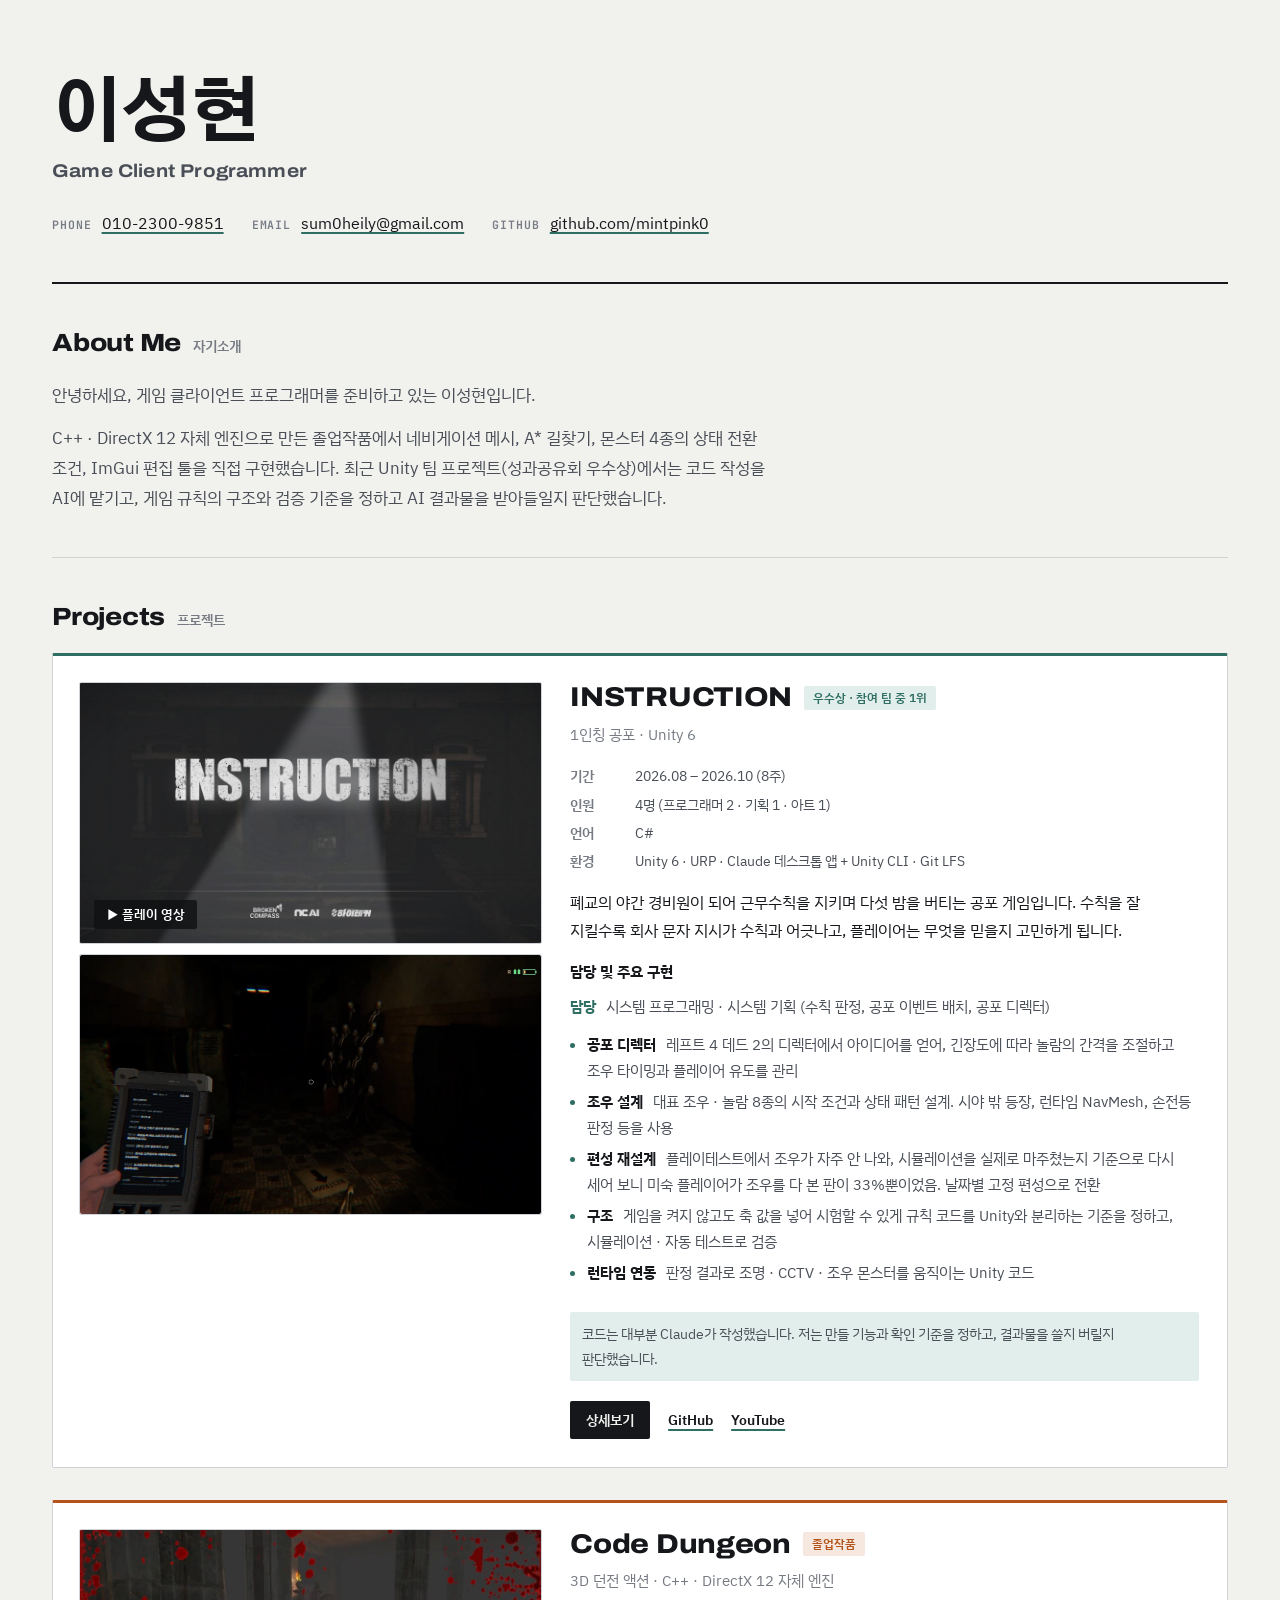
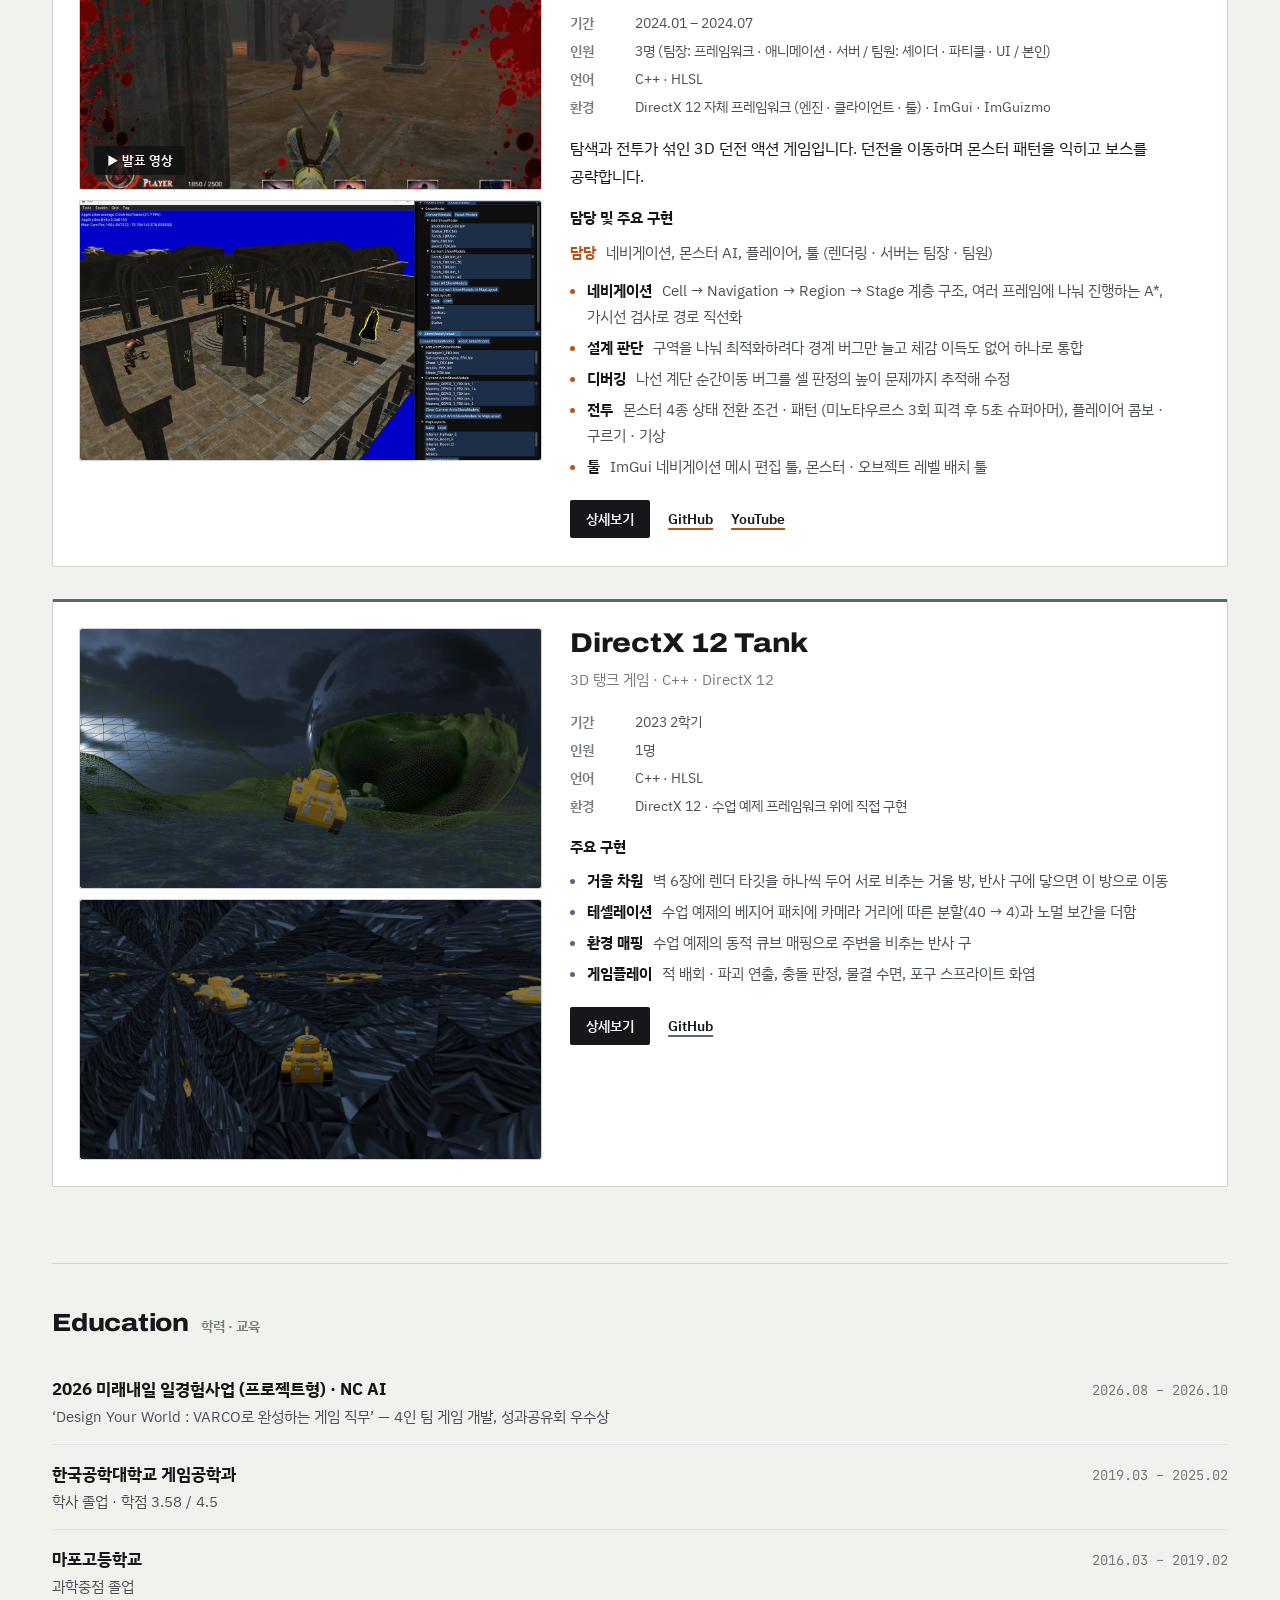
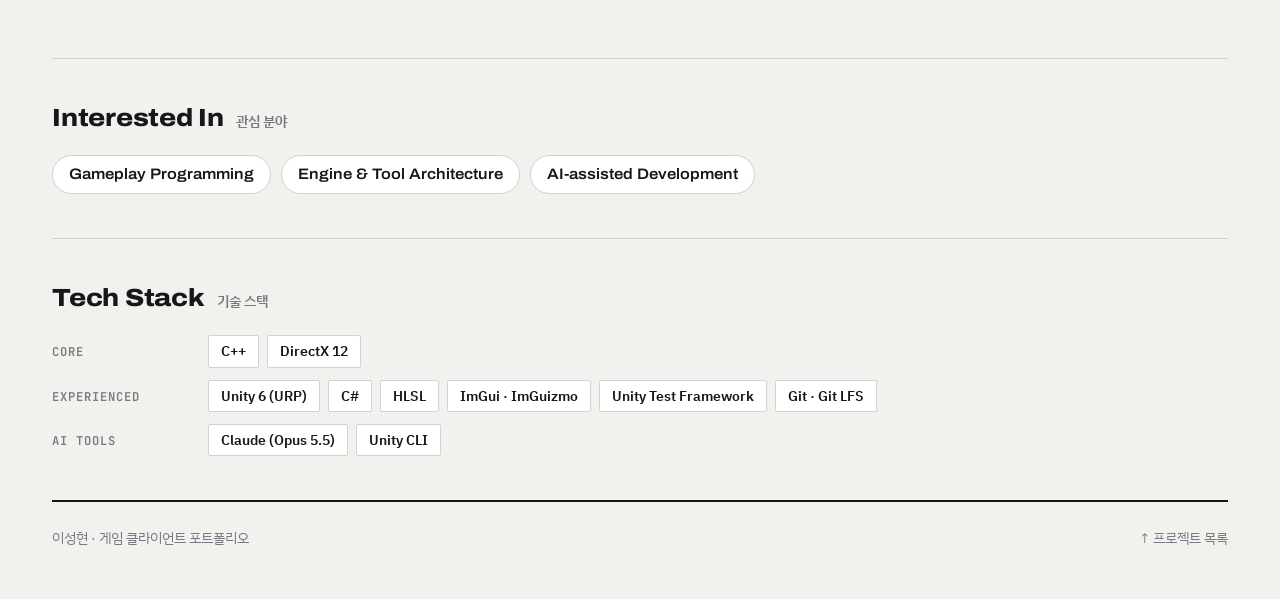
<file: index.html>
<!DOCTYPE html>
<html lang="ko">
<head>
<meta charset="UTF-8">
<meta name="viewport" content="width=device-width, initial-scale=1.0, viewport-fit=cover">
<title>이성현 포트폴리오</title>
<meta name="description" content="게임 클라이언트 프로그래머 이성현의 포트폴리오 — INSTRUCTION(Unity 6), Code Dungeon(C++ · DirectX 12)">
<link rel="preconnect" href="https://fonts.googleapis.com">
<link rel="preconnect" href="https://fonts.gstatic.com" crossorigin>
<link rel="stylesheet" href="https://fonts.googleapis.com/css2?family=Archivo:wdth,wght@100..125,600..800&amp;family=Gothic+A1:wght@700;800&amp;family=IBM+Plex+Sans+KR:wght@400;600;700&amp;family=JetBrains+Mono:wght@400;600&amp;family=Nanum+Gothic+Coding&amp;display=swap">
<link rel="stylesheet" href="assets/css/site.css?v=20261023k">
<link rel="stylesheet" href="assets/css/home.css?v=20261023k">
</head>
<body>
<div class="wrap">

  <!-- 1. 내 정보 -->
  <header class="h-profile" id="top">
    <h1 class="h-name">이성현</h1>
    <p class="h-role">Game Client Programmer</p>
    <ul class="h-contact">
      <li><span>Phone</span><a href="tel:01023009851">010-2300-9851</a></li>
      <li><span>Email</span><a href="mailto:sum0heily@gmail.com">sum0heily@gmail.com</a></li>
      <li><span>GitHub</span><a href="https://github.com/mintpink0" target="_blank" rel="noopener">github.com/mintpink0</a></li>
    </ul>
  </header>

  <!-- 2. 자기소개 -->
  <section class="h-sec" id="about">
    <h2 class="h-title">About Me<span>자기소개</span></h2>
    <div class="h-about">
      <p>안녕하세요, 게임 클라이언트 프로그래머를 준비하고 있는 이성현입니다.</p>
      <p>C++ · DirectX 12 자체 엔진으로 만든 졸업작품에서 네비게이션 메시, A* 길찾기, 몬스터 4종의 상태 전환 조건, ImGui 편집 툴을 직접 구현했습니다. 최근 Unity 팀 프로젝트(성과공유회 우수상)에서는 코드 작성을 AI에 맡기고, 게임 규칙의 구조와 검증 기준을 정하고 AI 결과물을 받아들일지 판단했습니다.</p>
    </div>
  </section>

  <!-- 7. 프로젝트 -->
  <section class="h-sec" id="projects">
    <h2 class="h-title">Projects<span>프로젝트</span></h2>

    <article class="h-card" id="instruction" data-project="instruction">
      <div class="h-media">
        <a class="h-shot" href="https://youtu.be/4G3LkPagvS8" target="_blank" rel="noopener"><img src="assets/img/ins/title.jpg" alt="INSTRUCTION 타이틀 화면 — 플레이 영상 보기" width="1920" height="1080"><span class="h-play">▶ 플레이 영상</span></a>
        <figure class="h-shot"><img src="assets/img/ins/hallway.jpg" alt="INSTRUCTION 플레이 화면 — 태블릿 근무 지시와 복도의 마네킹 무리" width="1319" height="729" loading="lazy"></figure>
      </div>
      <div class="h-body">
        <h3>INSTRUCTION <span class="h-badge">우수상 · 참여 팀 중 1위</span></h3>
        <p class="h-sub">1인칭 공포 · Unity 6</p>
        <dl class="h-meta">
          <dt>기간</dt><dd>2026.08 – 2026.10 (8주)</dd>
          <dt>인원</dt><dd>4명 (프로그래머 2 · 기획 1 · 아트 1)</dd>
          <dt>언어</dt><dd>C#</dd>
          <dt>환경</dt><dd>Unity 6 · URP · Claude 데스크톱 앱 + Unity CLI · Git LFS</dd>
        </dl>
        <p class="h-intro">폐교의 야간 경비원이 되어 근무수칙을 지키며 다섯 밤을 버티는 공포 게임입니다. 수칙을 잘 지킬수록 회사 문자 지시가 수칙과 어긋나고, 플레이어는 무엇을 믿을지 고민하게 됩니다.</p>
        <h4>담당 및 주요 구현</h4>
        <p class="h-duty"><b>담당</b> 시스템 프로그래밍 · 시스템 기획 (수칙 판정, 공포 이벤트 배치, 공포 디렉터)</p>
        <ul class="h-did">
          <li><b>공포 디렉터</b> 레프트 4 데드 2의 디렉터에서 아이디어를 얻어, 긴장도에 따라 놀람의 간격을 조절하고 조우 타이밍과 플레이어 유도를 관리</li>
          <li><b>조우 설계</b> 대표 조우 · 놀람 8종의 시작 조건과 상태 패턴 설계. 시야 밖 등장, 런타임 NavMesh, 손전등 판정 등을 사용</li>
          <li><b>편성 재설계</b> 플레이테스트에서 조우가 자주 안 나와, 시뮬레이션을 실제로 마주쳤는지 기준으로 다시 세어 보니 미숙 플레이어가 조우를 다 본 판이 33%뿐이었음. 날짜별 고정 편성으로 전환</li>
          <li><b>구조</b> 게임을 켜지 않고도 축 값을 넣어 시험할 수 있게 규칙 코드를 Unity와 분리하는 기준을 정하고, 시뮬레이션 · 자동 테스트로 검증</li>
          <li><b>런타임 연동</b> 판정 결과로 조명 · CCTV · 조우 몬스터를 움직이는 Unity 코드</li>
        </ul>
        <p class="h-ai">코드는 대부분 Claude가 작성했습니다. 저는 만들 기능과 확인 기준을 정하고, 결과물을 쓸지 버릴지 판단했습니다.</p>
        <p class="h-links"><a href="projects/instruction.html" class="btn btn-main">상세보기</a><a class="btn" href="https://github.com/KimJinsun610/NCAI_BrokenCompass" target="_blank" rel="noopener">GitHub</a><a class="btn" href="https://youtu.be/4G3LkPagvS8" target="_blank" rel="noopener">YouTube</a></p>
      </div>
    </article>

    <article class="h-card" id="code-dungeon" data-project="code-dungeon">
      <div class="h-media">
        <a class="h-shot" href="https://www.youtube.com/watch?v=hQBBsoL_ETs&amp;t=243s" target="_blank" rel="noopener"><img src="assets/img/cd/minotaur-fight.jpg" alt="Code Dungeon 전투 화면 — 미노타우르스 보스와 넉백된 플레이어" width="1271" height="1030"><span class="h-play">▶ 발표 영상</span></a>
        <figure class="h-shot"><img src="assets/img/cd/level-tool.jpg" alt="Code Dungeon 레벨 툴 — ImGui로 모델과 몬스터를 배치하는 화면" width="1400" height="814" loading="lazy"></figure>
      </div>
      <div class="h-body">
        <h3>Code Dungeon <span class="h-badge">졸업작품</span></h3>
        <p class="h-sub">3D 던전 액션 · C++ · DirectX 12 자체 엔진</p>
        <dl class="h-meta">
          <dt>기간</dt><dd>2024.01 – 2024.07</dd>
          <dt>인원</dt><dd>3명 (팀장: 프레임워크 · 애니메이션 · 서버 / 팀원: 셰이더 · 파티클 · UI / 본인)</dd>
          <dt>언어</dt><dd>C++ · HLSL</dd>
          <dt>환경</dt><dd>DirectX 12 자체 프레임워크 (엔진 · 클라이언트 · 툴) · ImGui · ImGuizmo</dd>
        </dl>
        <p class="h-intro">탐색과 전투가 섞인 3D 던전 액션 게임입니다. 던전을 이동하며 몬스터 패턴을 익히고 보스를 공략합니다.</p>
        <h4>담당 및 주요 구현</h4>
        <p class="h-duty"><b>담당</b> 네비게이션, 몬스터 AI, 플레이어, 툴 (렌더링 · 서버는 팀장 · 팀원)</p>
        <ul class="h-did">
          <li><b>네비게이션</b> Cell → Navigation → Region → Stage 계층 구조, 여러 프레임에 나눠 진행하는 A*, 가시선 검사로 경로 직선화</li>
          <li><b>설계 판단</b> 구역을 나눠 최적화하려다 경계 버그만 늘고 체감 이득도 없어 하나로 통합</li>
          <li><b>디버깅</b> 나선 계단 순간이동 버그를 셀 판정의 높이 문제까지 추적해 수정</li>
          <li><b>전투</b> 몬스터 4종 상태 전환 조건 · 패턴 (미노타우르스 3회 피격 후 5초 슈퍼아머), 플레이어 콤보 · 구르기 · 기상</li>
          <li><b>툴</b> ImGui 네비게이션 메시 편집 툴, 몬스터 · 오브젝트 레벨 배치 툴</li>
        </ul>
        <p class="h-links"><a href="projects/code-dungeon.html" class="btn btn-main">상세보기</a><a class="btn" href="https://github.com/PTH9043/GraduateProject" target="_blank" rel="noopener">GitHub</a><a class="btn" href="https://www.youtube.com/watch?v=hQBBsoL_ETs&amp;t=243s" target="_blank" rel="noopener">YouTube</a></p>
      </div>
    </article>

    <article class="h-card" id="dx12" data-project="dx12">
      <div class="h-media">
        <figure class="h-shot"><img src="assets/img/dx/terrain.jpg" alt="DirectX 12 탱크 게임 — 테셀레이션 지형 와이어프레임과 반사 구" width="1168" height="720" loading="lazy"></figure>
        <figure class="h-shot"><img src="assets/img/dx/mirror.jpg" alt="DirectX 12 탱크 게임 — 반사 큐브로 둘러싸인 거울 차원" width="1150" height="759" loading="lazy"></figure>
      </div>
      <div class="h-body">
        <h3>DirectX 12 Tank</h3>
        <p class="h-sub">3D 탱크 게임 · C++ · DirectX 12</p>
        <dl class="h-meta">
          <dt>기간</dt><dd>2023 2학기</dd>
          <dt>인원</dt><dd>1명</dd>
          <dt>언어</dt><dd>C++ · HLSL</dd>
          <dt>환경</dt><dd>DirectX 12 · 수업 예제 프레임워크 위에 직접 구현</dd>
        </dl>
        <h4>주요 구현</h4>
        <ul class="h-did">
          <li><b>거울 차원</b> 벽 6장에 렌더 타깃을 하나씩 두어 서로 비추는 거울 방, 반사 구에 닿으면 이 방으로 이동</li>
          <li><b>테셀레이션</b> 수업 예제의 베지어 패치에 카메라 거리에 따른 분할(40 → 4)과 노멀 보간을 더함</li>
          <li><b>환경 매핑</b> 수업 예제의 동적 큐브 매핑으로 주변을 비추는 반사 구</li>
          <li><b>게임플레이</b> 적 배회 · 파괴 연출, 충돌 판정, 물결 수면, 포구 스프라이트 화염</li>
        </ul>
        <p class="h-links"><a href="projects/dx12.html" class="btn btn-main">상세보기</a><a class="btn" href="https://github.com/mintpink0/DX12-tank" target="_blank" rel="noopener">GitHub</a></p>
      </div>
    </article>
  </section>

  <!-- 3. 학력 -->
  <section class="h-sec" id="education">
    <h2 class="h-title">Education<span>학력 · 교육</span></h2>
    <ul class="h-list">
      <li><div><b>2026 미래내일 일경험사업 (프로젝트형) · NC AI</b><span>‘Design Your World : VARCO로 완성하는 게임 직무’ — 4인 팀 게임 개발, 성과공유회 우수상</span></div><time>2026.08 – 2026.10</time></li>
      <li><div><b>한국공학대학교 게임공학과</b><span>학사 졸업 · 학점 3.58 / 4.5</span></div><time>2019.03 – 2025.02</time></li>
      <li><div><b>마포고등학교</b><span>과학중점 졸업</span></div><time>2016.03 – 2019.02</time></li>
    </ul>
  </section>

  <!-- 4. 관심 분야 -->
  <section class="h-sec" id="interest">
    <h2 class="h-title">Interested In<span>관심 분야</span></h2>
    <ul class="h-pills">
      <li>Gameplay Programming</li>
      <li>Engine &amp; Tool Architecture</li>
      <li>AI-assisted Development</li>
    </ul>
  </section>

  <!-- 5. 기술 스택 -->
  <section class="h-sec" id="stack">
    <h2 class="h-title">Tech Stack<span>기술 스택</span></h2>
    <dl class="h-stack">
      <dt>Core</dt><dd><span>C++</span><span>DirectX 12</span></dd>
      <dt>Experienced</dt><dd><span>Unity 6 (URP)</span><span>C#</span><span>HLSL</span><span>ImGui · ImGuizmo</span><span>Unity Test Framework</span><span>Git · Git LFS</span></dd>
      <dt>AI Tools</dt><dd><span>Claude (Opus 5.5)</span><span>Unity CLI</span></dd>
    </dl>
  </section>



  <footer class="foot">
    <span>이성현 · 게임 클라이언트 포트폴리오</span>
    <a href="#projects">↑ 프로젝트 목록</a>
  </footer>
</div>
</body>
</html>
</file>
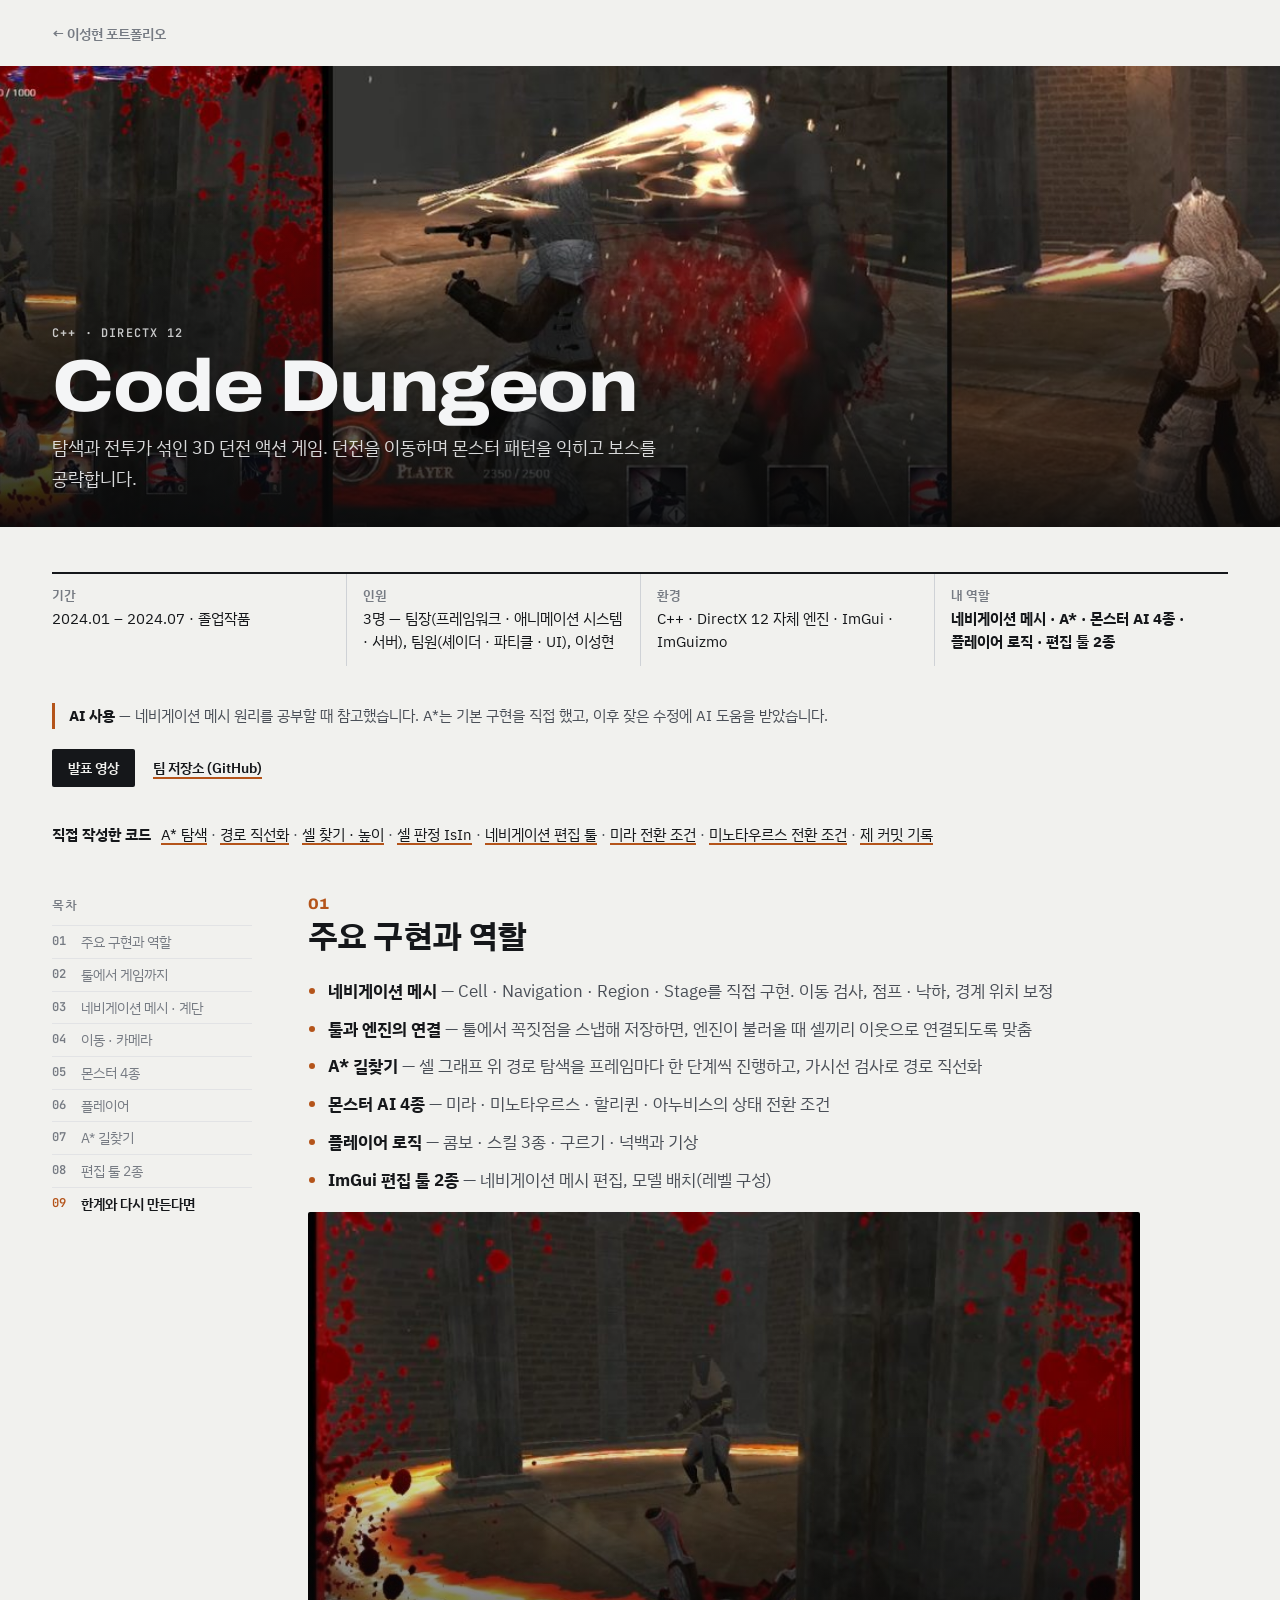
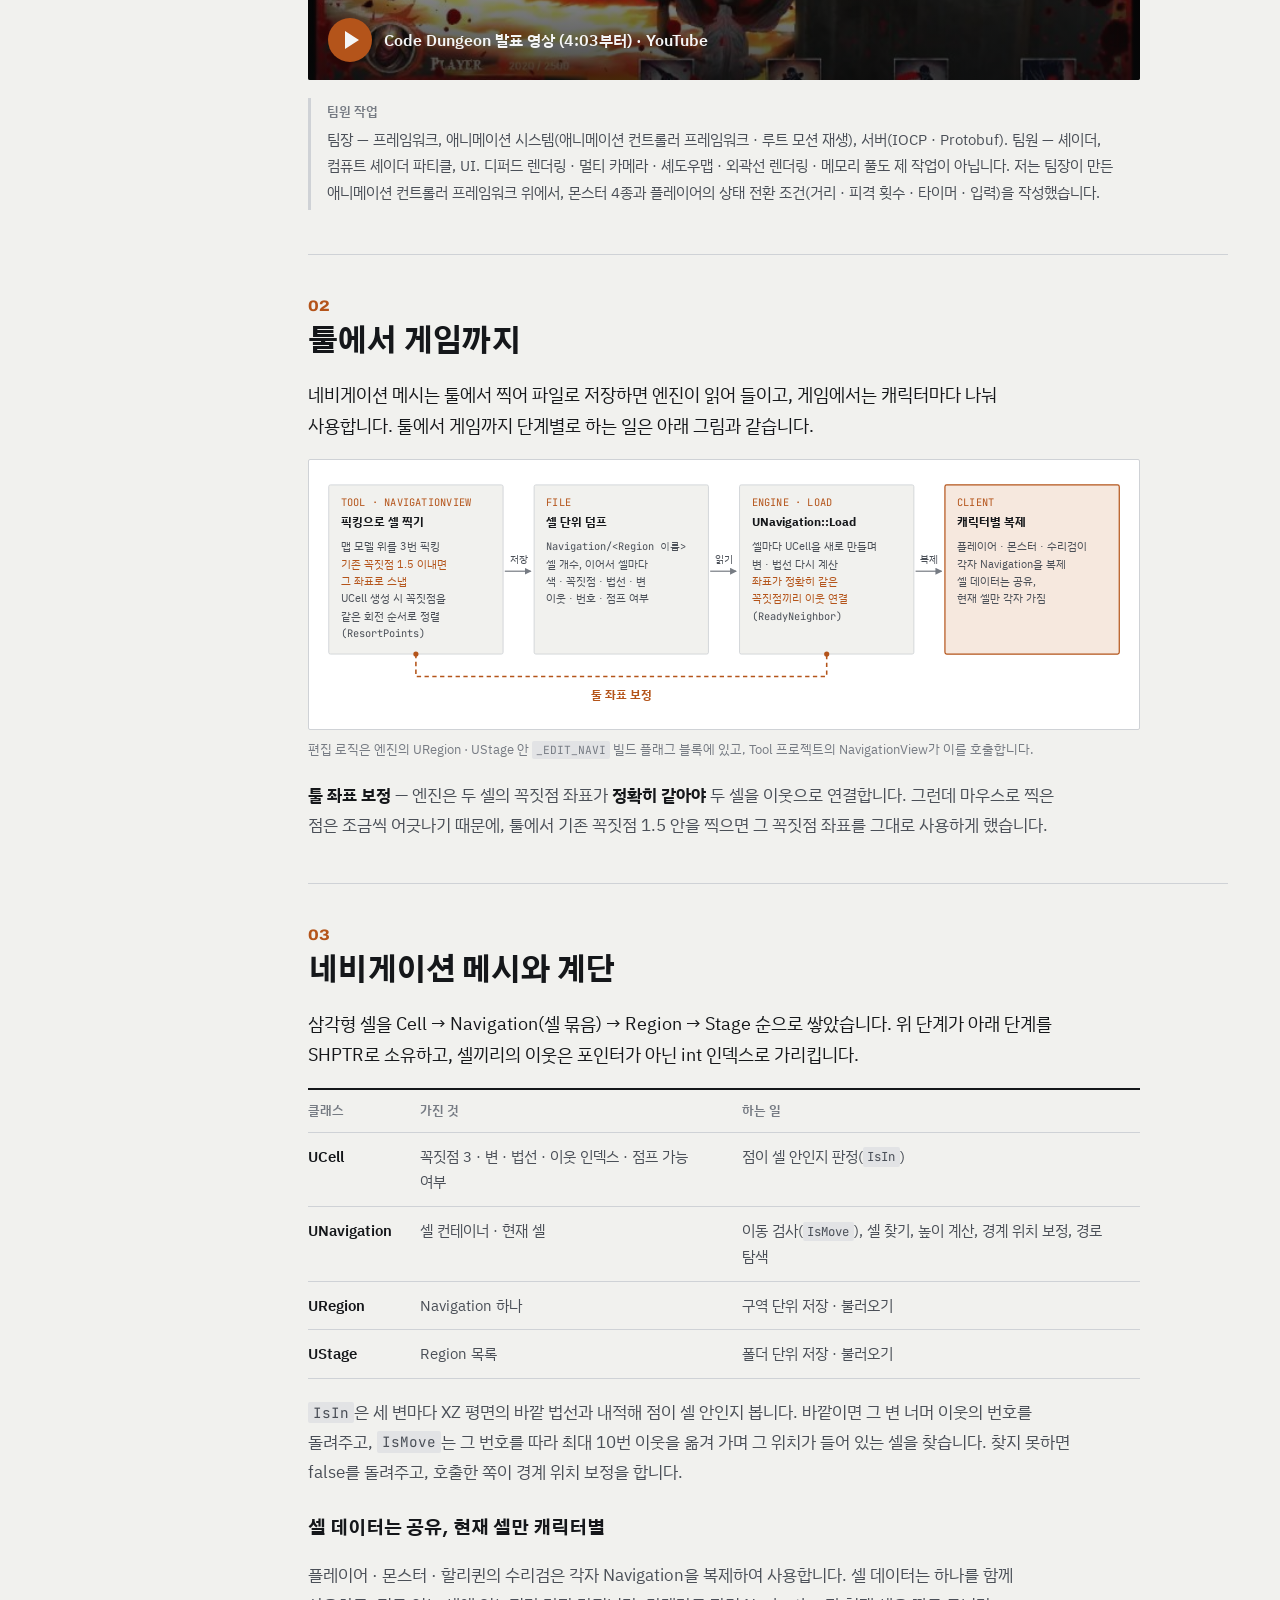
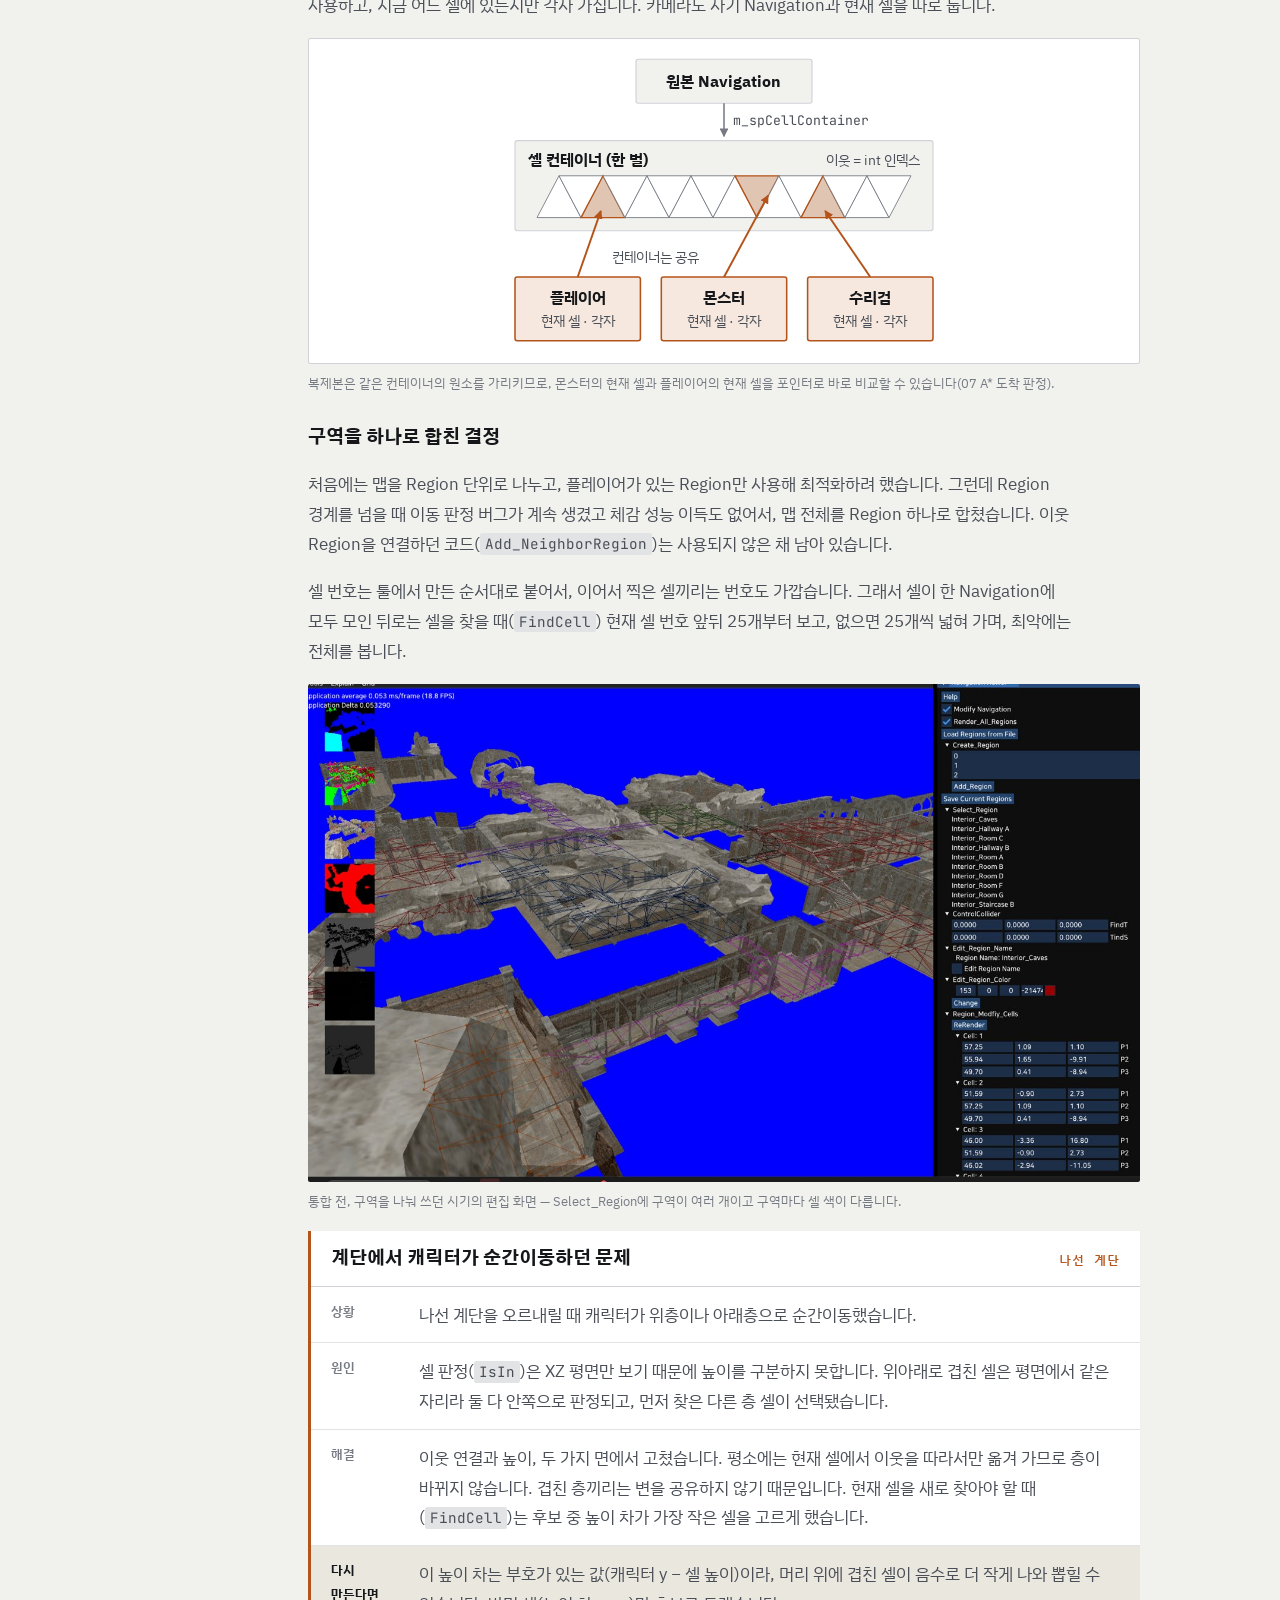
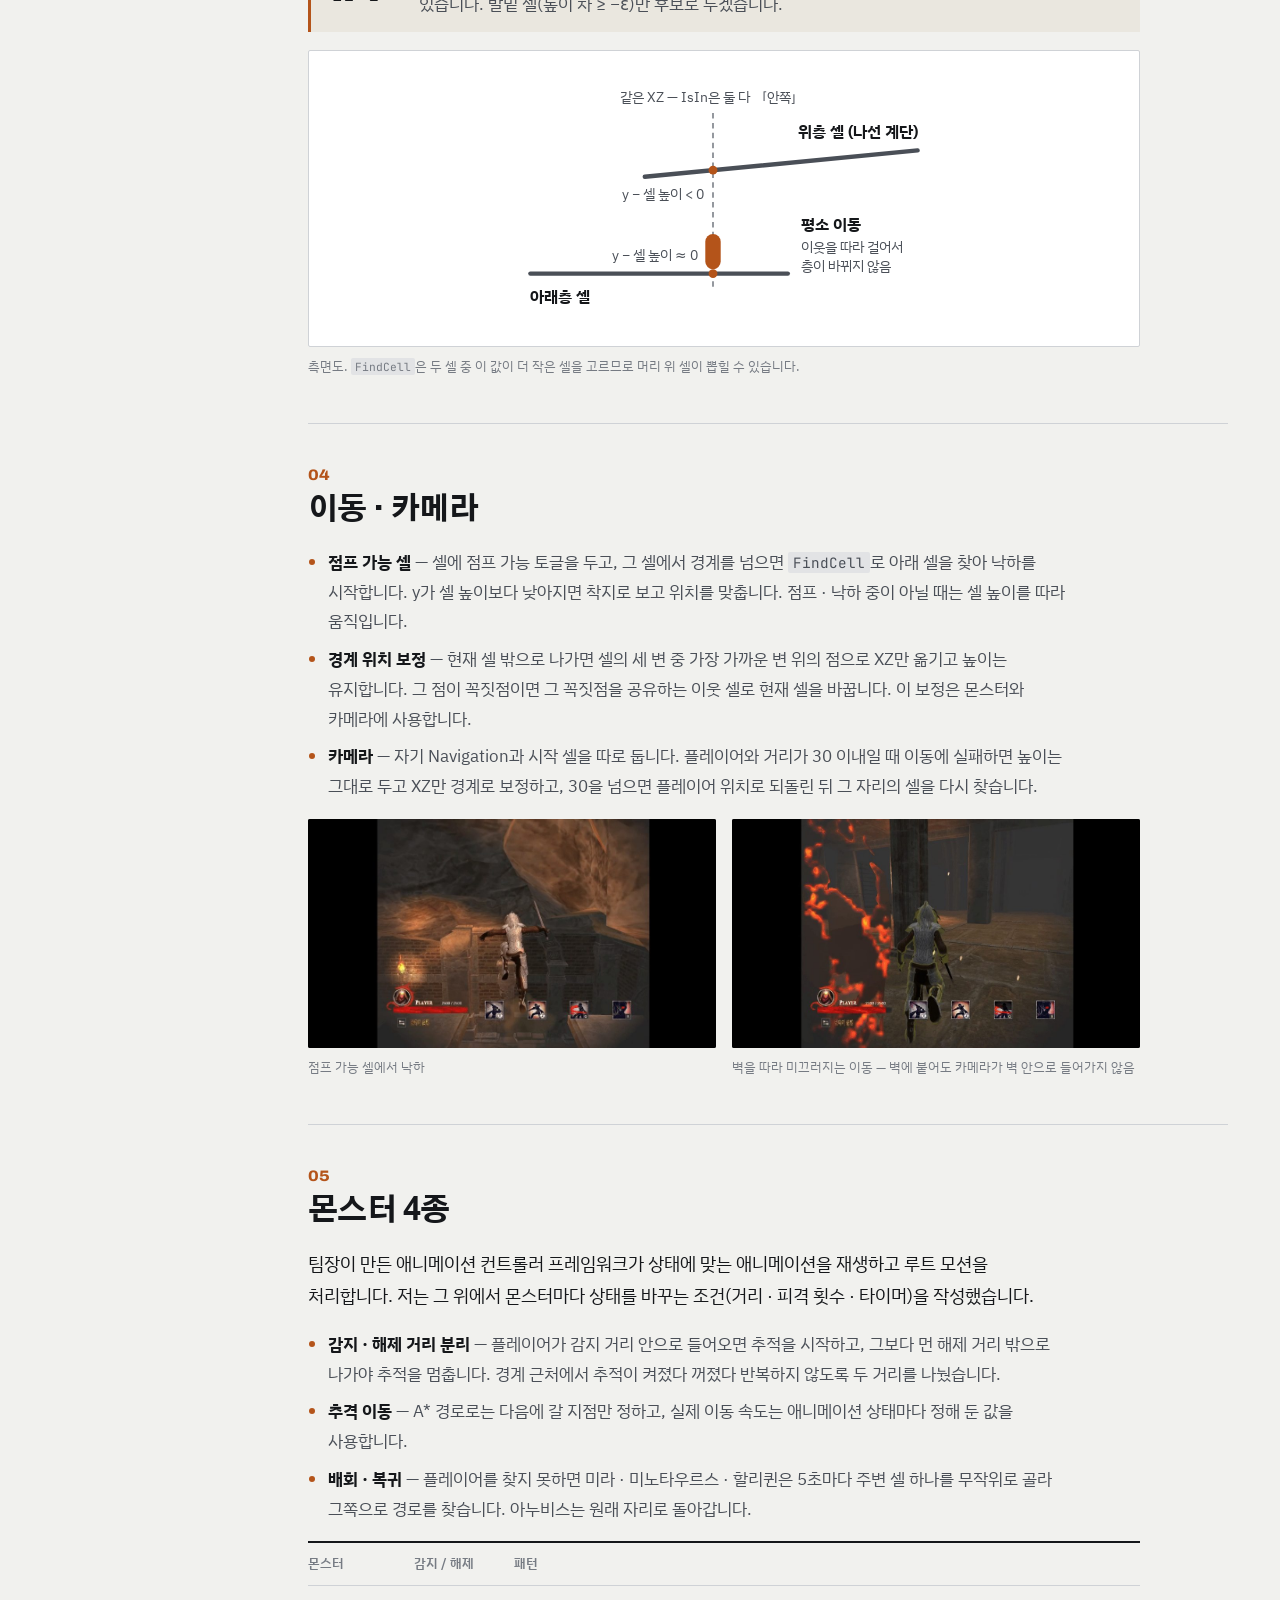
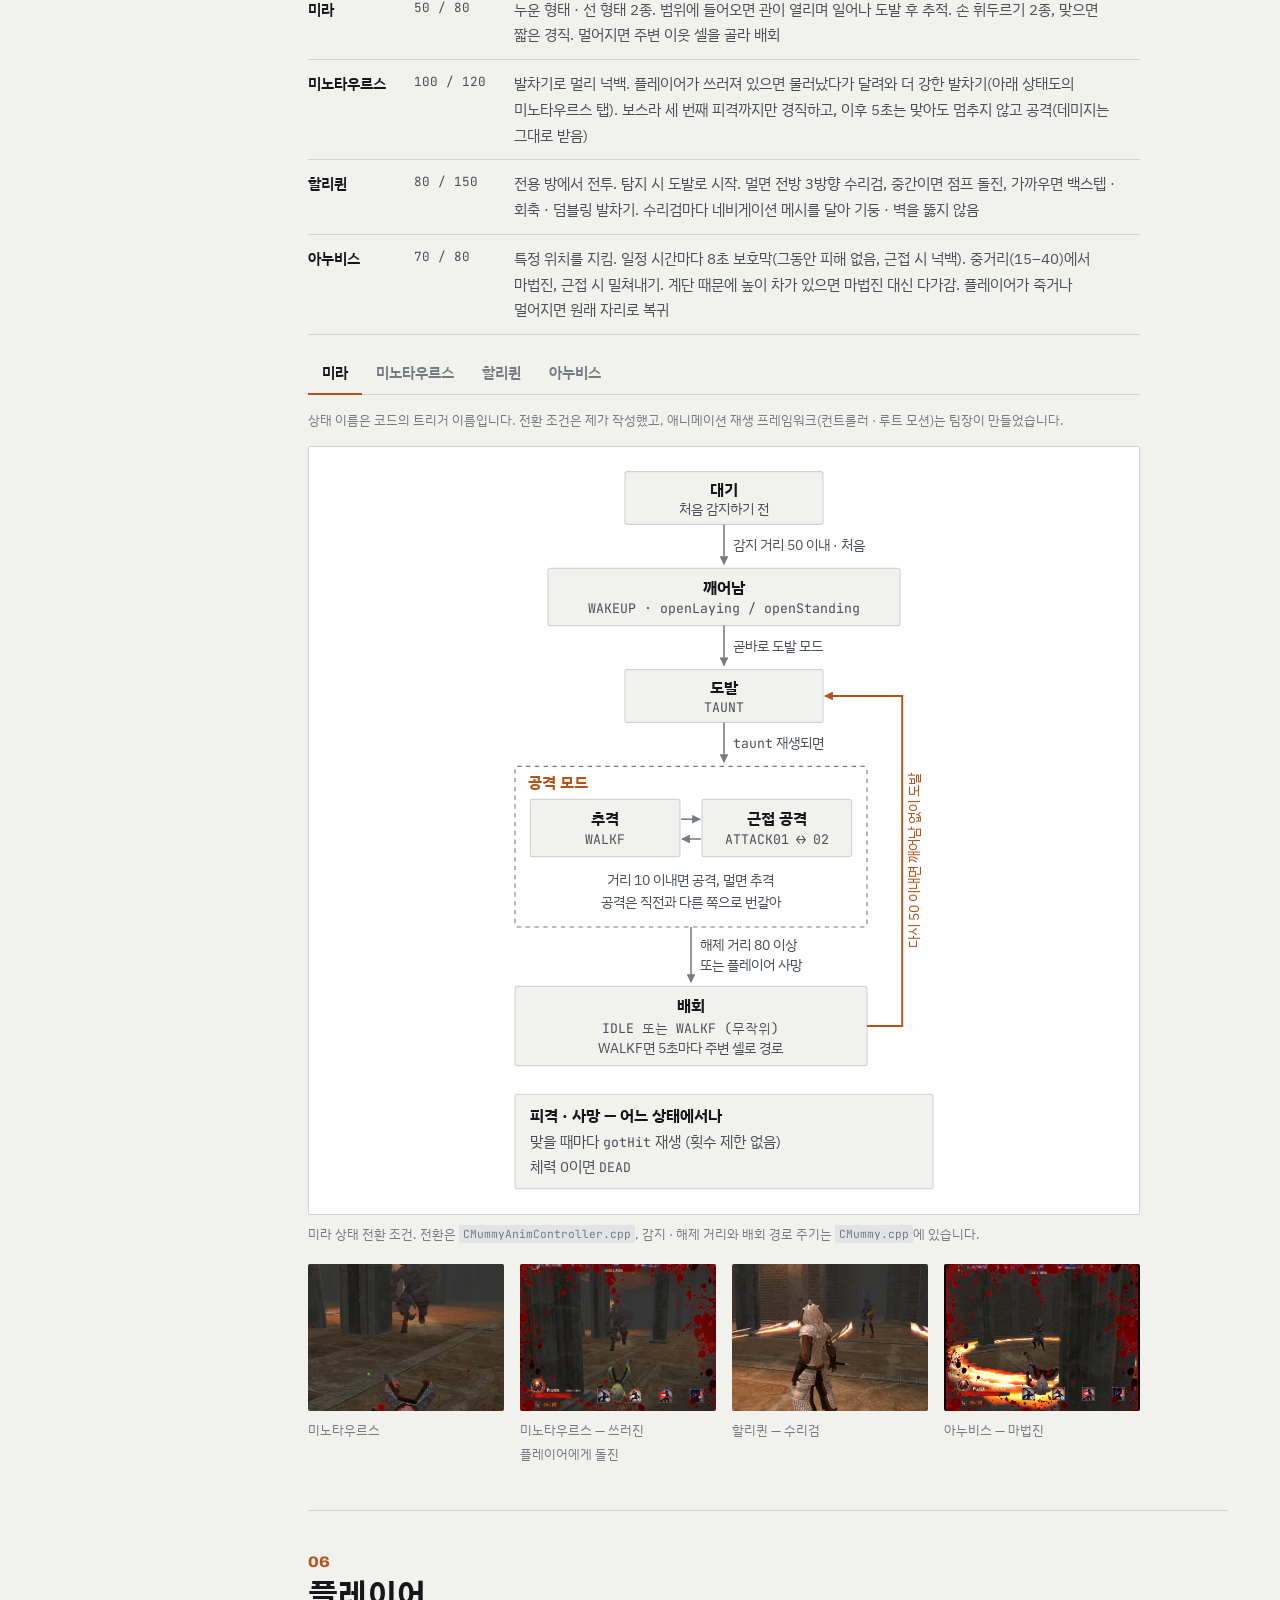
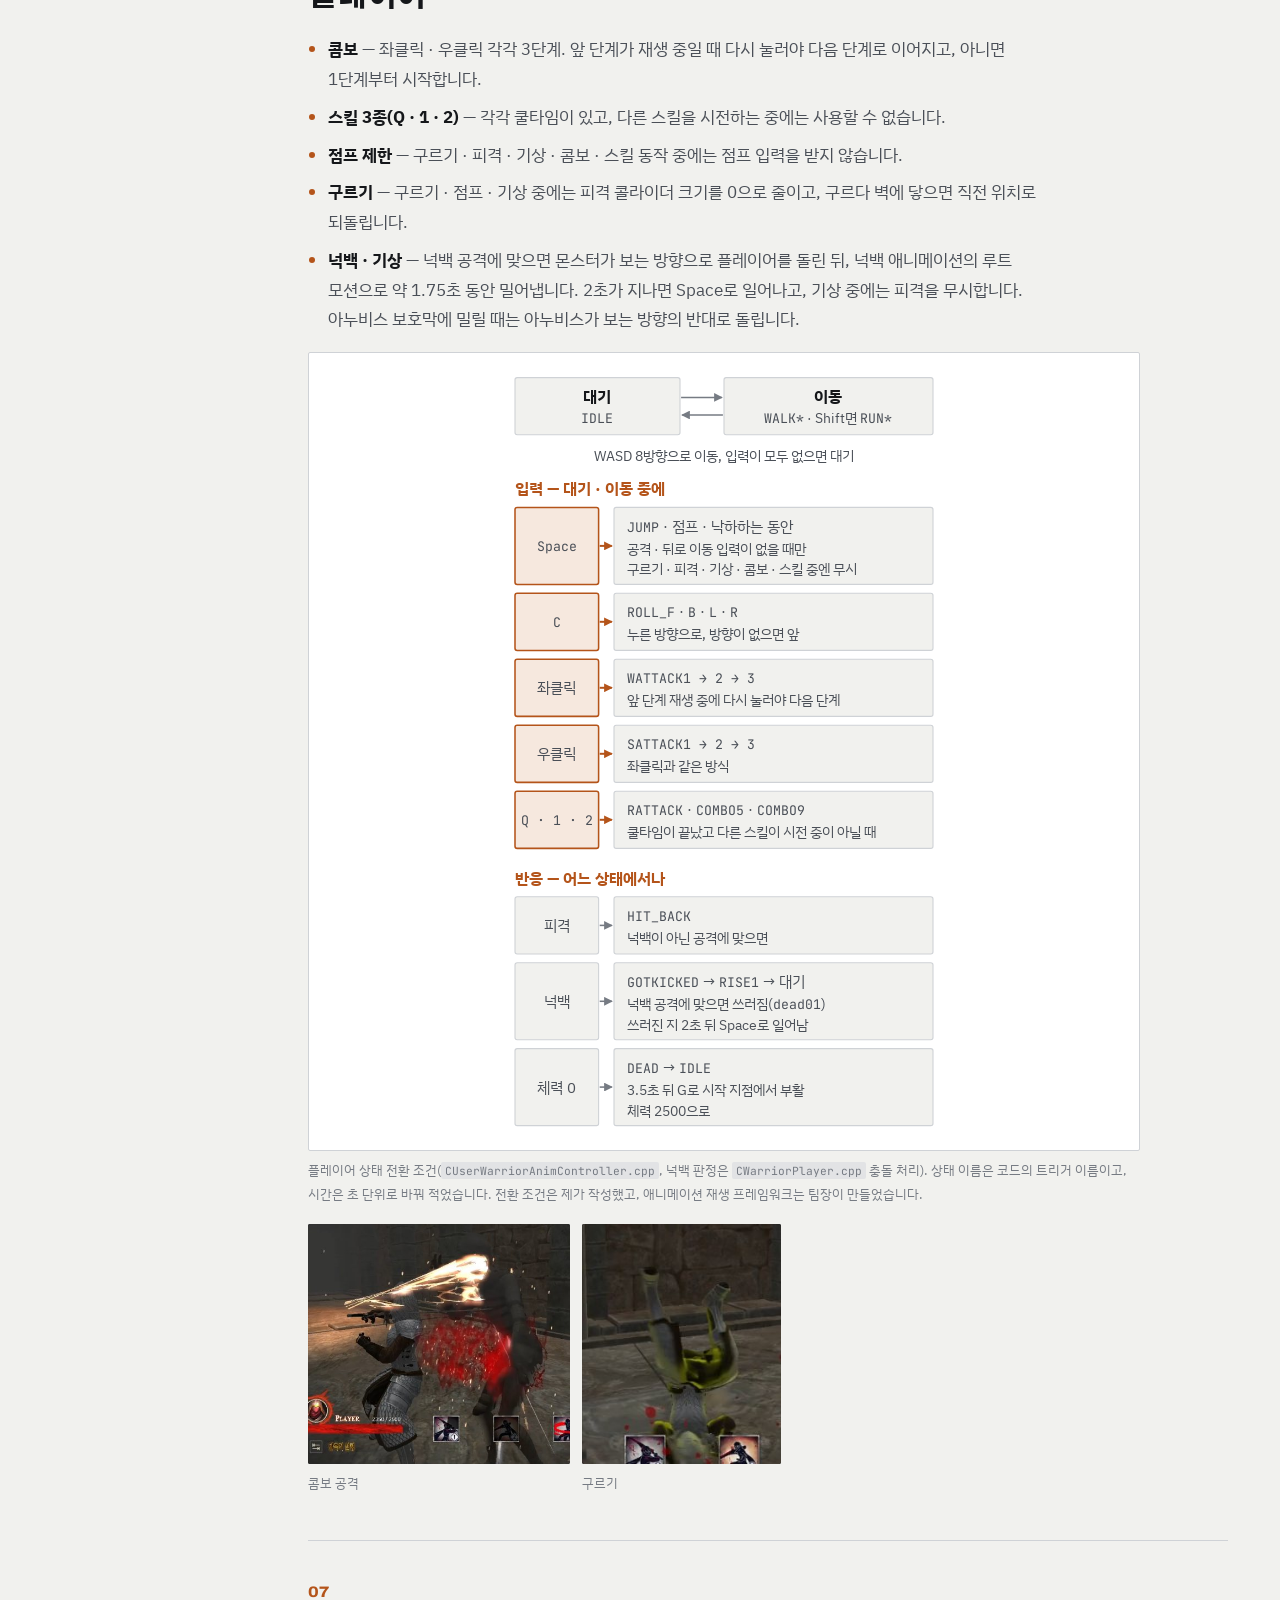
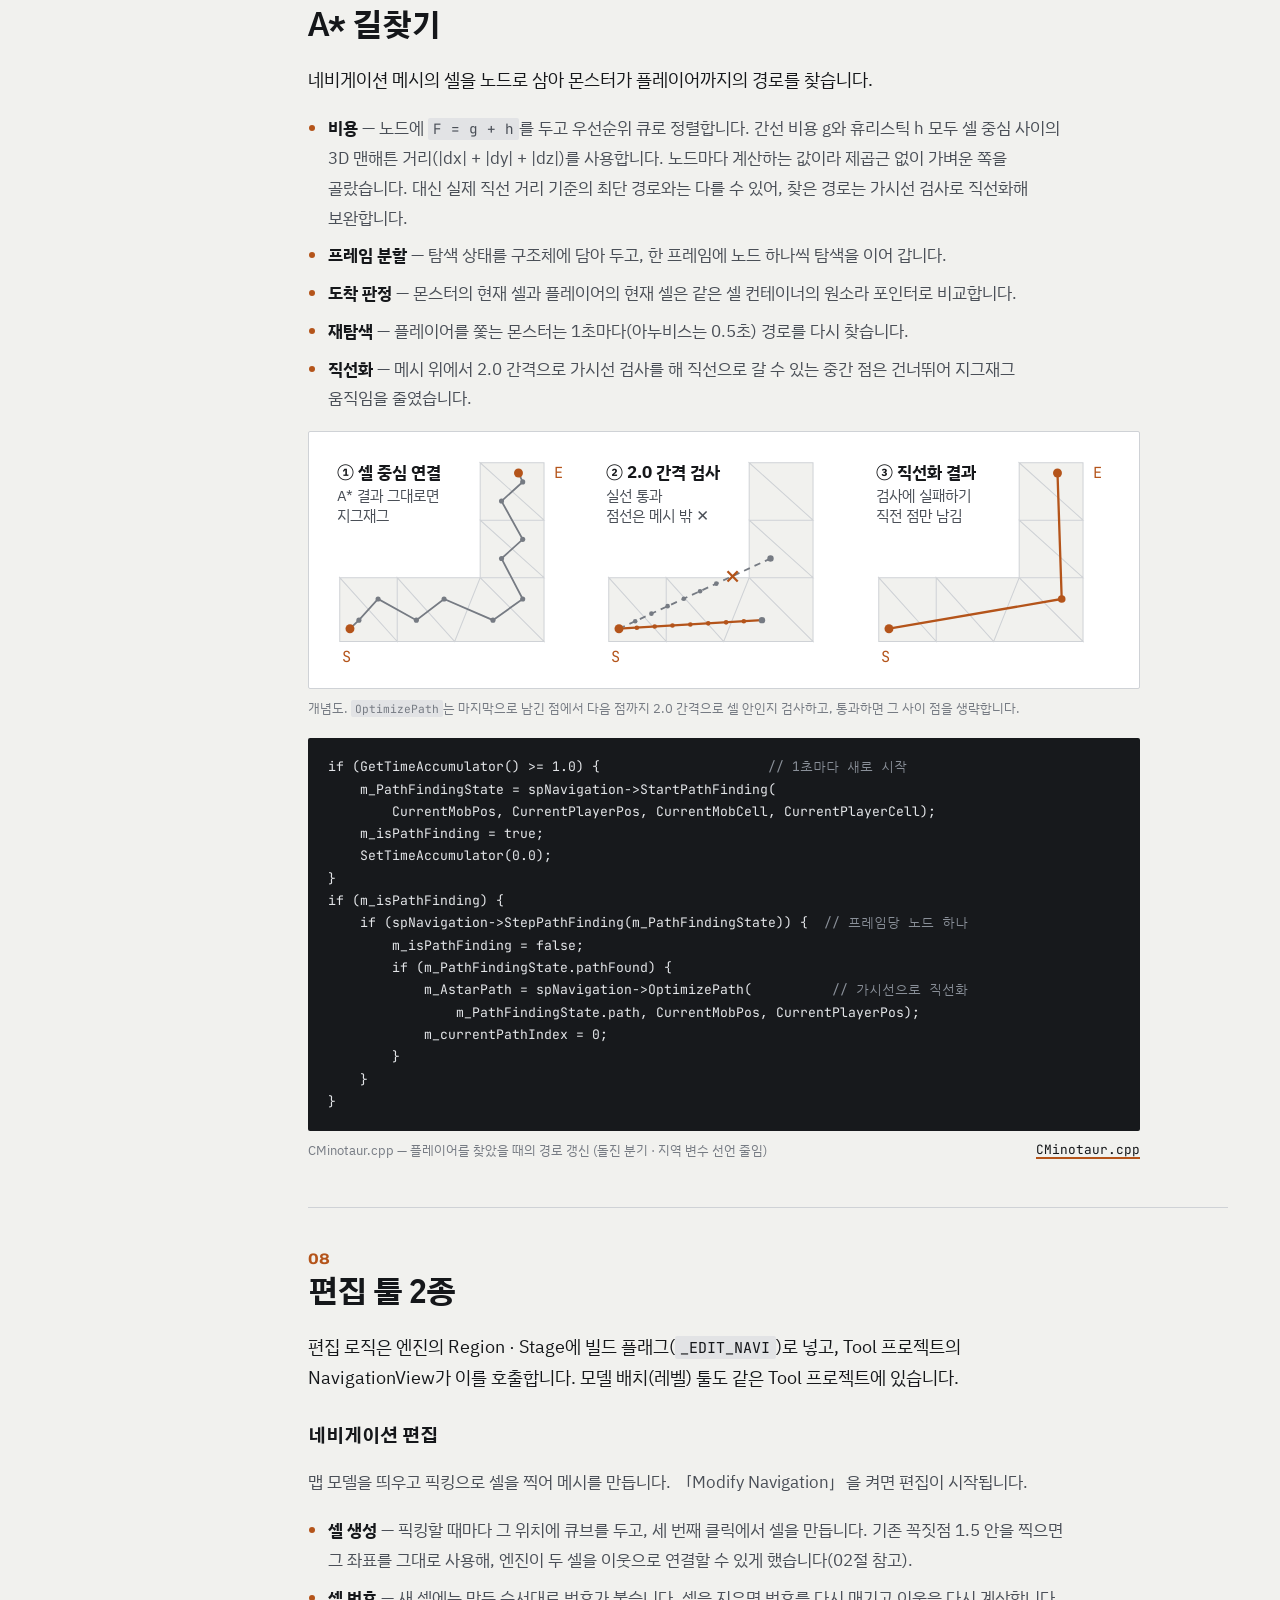
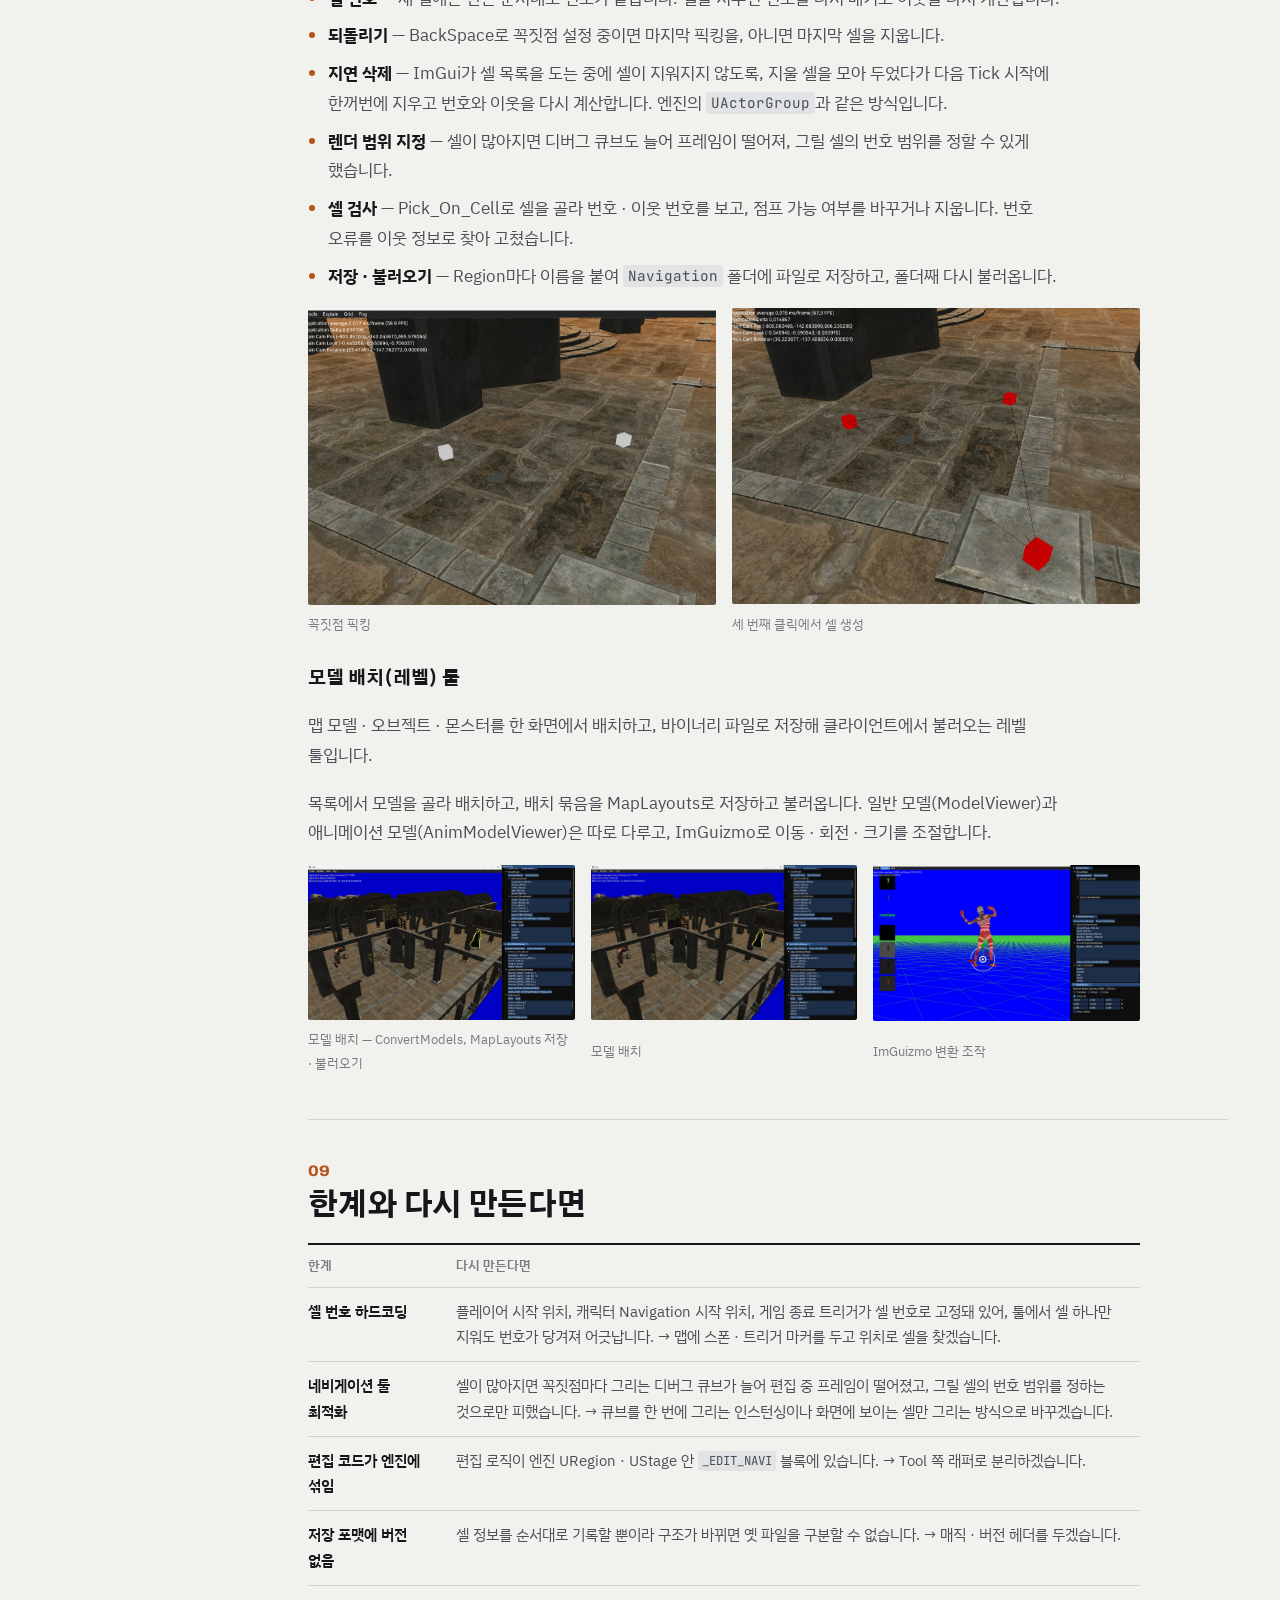
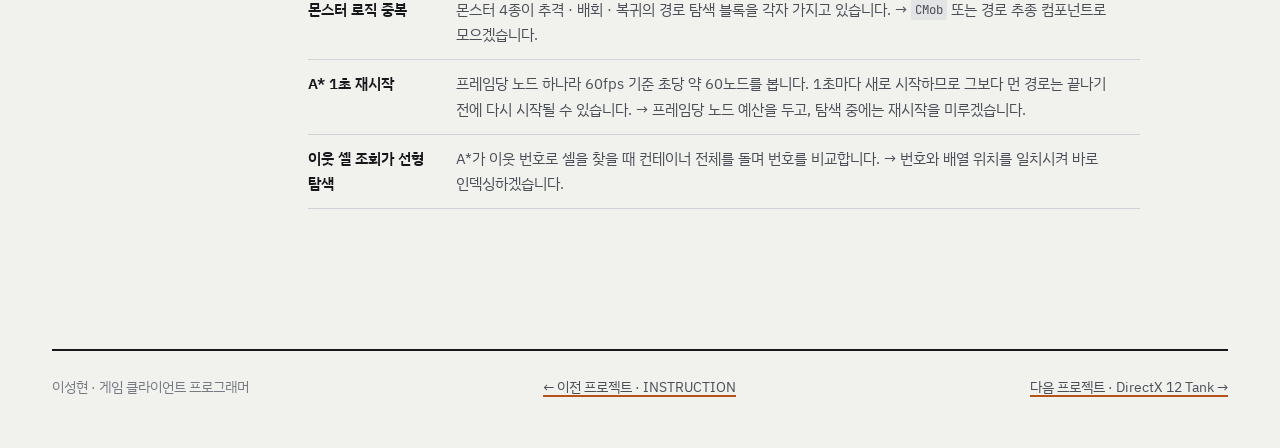
<file: projects/code-dungeon.html>
<!DOCTYPE html>
<html lang="ko">
<head>
<meta charset="UTF-8">
<meta name="viewport" content="width=device-width, initial-scale=1.0, viewport-fit=cover">
<title>Code Dungeon | 이성현 포트폴리오</title>
<meta name="description" content="C++ · DirectX 12 자체 엔진 3D 던전 액션 Code Dungeon — 네비게이션 메시, A*, 몬스터 AI, 편집 툴">
<link rel="preconnect" href="https://fonts.googleapis.com">
<link rel="preconnect" href="https://fonts.gstatic.com" crossorigin>
<link rel="stylesheet" href="https://fonts.googleapis.com/css2?family=Archivo:wdth,wght@100..125,600..800&amp;family=Gothic+A1:wght@700;800&amp;family=IBM+Plex+Sans+KR:wght@400;600;700&amp;family=JetBrains+Mono:wght@400;600&amp;family=Nanum+Gothic+Coding&amp;display=swap">
<link rel="stylesheet" href="../assets/css/site.css?v=20261023k">
<link rel="stylesheet" href="../assets/css/cd-extra.css?v=20261023k">
</head>
<body data-project="code-dungeon">
<div class="wrap topbar"><a class="back" href="../index.html">← 이성현 포트폴리오</a></div>
<div class="band band-cd">
  <img src="../assets/img/cd/band.jpg" alt="Code Dungeon 전투 장면 — 아누비스 마법진, 플레이어 공격, 할리퀸 수리검" width="1688" height="420">
  <div class="band-text wrap">
    <span class="label">C++ · DirectX 12</span>
    <h1 class="page-title">Code Dungeon</h1>
    <p class="page-sub">탐색과 전투가 섞인 3D 던전 액션 게임. 던전을 이동하며 몬스터 패턴을 익히고 보스를 공략합니다.</p>
  </div>
</div>
<div class="wrap">

<header class="page-head">
  <p class="print-url">이성현 · 게임 클라이언트 프로그래머 · sum0heily@gmail.com · https://mintpink0.github.io</p>
  <dl class="facts-strip">
    <div><dt class="kr-label">기간</dt><dd>2024.01 – 2024.07 · 졸업작품</dd></div>
    <div><dt class="kr-label">인원</dt><dd>3명 — 팀장(프레임워크 · 애니메이션 시스템 · 서버), 팀원(셰이더 · 파티클 · UI), 이성현</dd></div>
    <div><dt class="kr-label">환경</dt><dd>C++ · DirectX 12 자체 엔진 · ImGui · ImGuizmo</dd></div>
    <div><dt class="kr-label">내 역할</dt><dd><b>네비게이션 메시 · A* · 몬스터 AI 4종 · 플레이어 로직 · 편집 툴 2종</b></dd></div>
  </dl>
  <p class="ai-line"><b>AI 사용</b> — 네비게이션 메시 원리를 공부할 때 참고했습니다. A*는 기본 구현을 직접 했고, 이후 잦은 수정에 AI 도움을 받았습니다.</p>
  <div class="btns">
    <a class="btn btn-main" href="https://www.youtube.com/watch?v=hQBBsoL_ETs&amp;t=243s" target="_blank" rel="noopener">발표 영상</a>
    <a class="btn" href="https://github.com/PTH9043/GraduateProject" target="_blank" rel="noopener">팀 저장소 (GitHub)</a>
  </div>
  <p class="code-links" id="mycode"><b>직접 작성한 코드</b><a href="https://github.com/PTH9043/GraduateProject/blob/364a7ddd7c360cf60e95601ff5668e97c254d1bb/CodeDungeon/Engine/private/UNavigation.cpp#L459-L502" target="_blank" rel="noopener">A* 탐색</a> · <a href="https://github.com/PTH9043/GraduateProject/blob/364a7ddd7c360cf60e95601ff5668e97c254d1bb/CodeDungeon/Engine/private/UNavigation.cpp#L503-L568" target="_blank" rel="noopener">경로 직선화</a> · <a href="https://github.com/PTH9043/GraduateProject/blob/364a7ddd7c360cf60e95601ff5668e97c254d1bb/CodeDungeon/Engine/private/UNavigation.cpp#L96-L235" target="_blank" rel="noopener">셀 찾기 · 높이</a> · <a href="https://github.com/PTH9043/GraduateProject/blob/364a7ddd7c360cf60e95601ff5668e97c254d1bb/CodeDungeon/Engine/private/UCell.cpp#L128-L167" target="_blank" rel="noopener">셀 판정 IsIn</a> · <a href="https://github.com/PTH9043/GraduateProject/blob/364a7ddd7c360cf60e95601ff5668e97c254d1bb/CodeDungeon/Tool/Private/TNavigationView.cpp" target="_blank" rel="noopener">네비게이션 편집 툴</a> · <a href="https://github.com/PTH9043/GraduateProject/blob/364a7ddd7c360cf60e95601ff5668e97c254d1bb/CodeDungeon/CodeDungeon/Private/CMummyAnimController.cpp" target="_blank" rel="noopener">미라 전환 조건</a> · <a href="https://github.com/PTH9043/GraduateProject/blob/364a7ddd7c360cf60e95601ff5668e97c254d1bb/CodeDungeon/CodeDungeon/Private/CMinotaurAnimController.cpp#L63-L233" target="_blank" rel="noopener">미노타우르스 전환 조건</a> · <a href="https://github.com/PTH9043/GraduateProject/commits?author=mintpink0" target="_blank" rel="noopener">제 커밋 기록</a></p>
  <p class="print-url">발표 영상 https://www.youtube.com/watch?v=hQBBsoL_ETs&amp;t=243s · 저장소 https://github.com/PTH9043/GraduateProject</p>
</header>

<div class="layout">
  <nav class="toc" aria-label="목차">
    <span class="label">목차</span>
    <a data-n="01" href="#role">주요 구현과 역할</a>
    <a data-n="02" href="#flow">툴에서 게임까지</a>
    <a data-n="03" href="#nav">네비게이션 메시 · 계단</a>
    <a data-n="04" href="#move">이동 · 카메라</a>
    <a data-n="05" href="#mobs">몬스터 4종</a>
    <a data-n="06" href="#player">플레이어</a>
    <a data-n="07" href="#astar">A* 길찾기</a>
    <a data-n="08" href="#tool">편집 툴 2종</a>
    <a data-n="09" href="#cd-limits">한계와 다시 만든다면</a>
  </nav>

  <main class="content">

    <section id="role">
      <h2><span class="num">01</span>주요 구현과 역할</h2>
      <ul>
        <li><b>네비게이션 메시</b> — Cell · Navigation · Region · Stage를 직접 구현. 이동 검사, 점프 · 낙하, 경계 위치 보정</li>
        <li><b>툴과 엔진의 연결</b> — 툴에서 꼭짓점을 스냅해 저장하면, 엔진이 불러올 때 셀끼리 이웃으로 연결되도록 맞춤</li>
        <li><b>A* 길찾기</b> — 셀 그래프 위 경로 탐색을 프레임마다 한 단계씩 진행하고, 가시선 검사로 경로 직선화</li>
        <li><b>몬스터 AI 4종</b> — 미라 · 미노타우르스 · 할리퀸 · 아누비스의 상태 전환 조건</li>
        <li><b>플레이어 로직</b> — 콤보 · 스킬 3종 · 구르기 · 넉백과 기상</li>
        <li><b>ImGui 편집 툴 2종</b> — 네비게이션 메시 편집, 모델 배치(레벨 구성)</li>
      </ul>
      <a class="video no-print" href="https://www.youtube.com/watch?v=hQBBsoL_ETs&amp;t=243s" target="_blank" rel="noopener">
        <img src="../assets/img/cd/video-poster.jpg" alt="" width="1280" height="720" loading="lazy">
        <span class="play"><span class="play-icon" aria-hidden="true"></span>Code Dungeon 발표 영상 (4:03부터) · YouTube</span>
      </a>
      <div class="note"><span class="kr-label">팀원 작업</span>팀장 — 프레임워크, 애니메이션 시스템(애니메이션 컨트롤러 프레임워크 · 루트 모션 재생), 서버(IOCP · Protobuf). 팀원 — 셰이더, 컴퓨트 셰이더 파티클, UI. 디퍼드 렌더링 · 멀티 카메라 · 셰도우맵 · 외곽선 렌더링 · 메모리 풀도 제 작업이 아닙니다. 저는 팀장이 만든 애니메이션 컨트롤러 프레임워크 위에서, 몬스터 4종과 플레이어의 상태 전환 조건(거리 · 피격 횟수 · 타이머 · 입력)을 작성했습니다.</div>
    </section>

    <section id="flow">
      <h2><span class="num">02</span>툴에서 게임까지</h2>
      <p class="lead">네비게이션 메시는 툴에서 찍어 파일로 저장하면 엔진이 읽어 들이고, 게임에서는 캐릭터마다 나눠 사용합니다. 툴에서 게임까지 단계별로 하는 일은 아래 그림과 같습니다.</p>
      <figure class="dg wide">
        <div class="dg-frame">
          <svg class="dg-wide" viewBox="0 0 920 270" role="img" aria-label="데이터 흐름: 툴에서 픽킹으로 셀을 만들고 기존 꼭짓점 1.5 이내면 스냅, Navigation 폴더에 Region 이름의 파일로 셀 단위 저장, 엔진이 읽으며 변과 법선을 다시 계산하고 좌표가 정확히 같은 꼭짓점끼리 이웃으로 연결, 게임에서는 캐릭터마다 Navigation을 복제해 셀 데이터는 공유하고 현재 셀만 각자 가짐. 툴 좌표 보정.">
            <defs>
              <marker id="fw-h" viewBox="0 0 8 8" refX="7" refY="4" markerUnits="userSpaceOnUse" markerWidth="8" markerHeight="8" orient="auto-start-reverse"><path class="hd" d="M0 0 L8 4 L0 8 Z"/></marker>
            </defs>
            <rect class="bx" x="2" y="8" width="202" height="196" rx="2"/>
            <text class="t-m t-p" x="16" y="32">TOOL · NAVIGATIONVIEW</text>
            <text class="t-b" x="16" y="56">픽킹으로 셀 찍기</text>
            <text x="16" y="84">맵 모델 위를 3번 픽킹</text>
            <text class="t-p" x="16" y="104">기존 꼭짓점 1.5 이내면</text>
            <text class="t-p" x="16" y="124">그 좌표로 스냅</text>
            <text x="16" y="144">UCell 생성 시 꼭짓점을</text>
            <text x="16" y="164">같은 회전 순서로 정렬</text>
            <text class="t-c" x="16" y="184">(ResortPoints)</text>

            <rect class="bx" x="240" y="8" width="202" height="196" rx="2"/>
            <text class="t-m t-p" x="254" y="32">FILE</text>
            <text class="t-b" x="254" y="56">셀 단위 덤프</text>
            <text class="t-c" x="254" y="84">Navigation/&lt;Region 이름&gt;</text>
            <text x="254" y="104">셀 개수, 이어서 셀마다</text>
            <text x="254" y="124">색 · 꼭짓점 · 법선 · 변</text>
            <text x="254" y="144">이웃 · 번호 · 점프 여부</text>

            <rect class="bx" x="478" y="8" width="202" height="196" rx="2"/>
            <text class="t-m t-p" x="492" y="32">ENGINE · LOAD</text>
            <text class="t-b" x="492" y="56">UNavigation::Load</text>
            <text x="492" y="84">셀마다 UCell을 새로 만들며</text>
            <text x="492" y="104">변 · 법선 다시 계산</text>
            <text class="t-p" x="492" y="124">좌표가 정확히 같은</text>
            <text class="t-p" x="492" y="144">꼭짓점끼리 이웃 연결</text>
            <text class="t-c" x="492" y="164">(ReadyNeighbor)</text>

            <rect class="bx-p" x="716" y="8" width="202" height="196" rx="2"/>
            <text class="t-m t-p" x="730" y="32">CLIENT</text>
            <text class="t-b" x="730" y="56">캐릭터별 복제</text>
            <text x="730" y="84">플레이어 · 몬스터 · 수리검이</text>
            <text x="730" y="104">각자 Navigation을 복제</text>
            <text x="730" y="124">셀 데이터는 공유,</text>
            <text x="730" y="144">현재 셀만 각자 가짐</text>

            <text class="t-s t-mid" x="222" y="98">저장</text>
            <path class="ln" d="M206 108 H236" marker-end="url(#fw-h)"/>
            <text class="t-s t-mid" x="460" y="98">읽기</text>
            <path class="ln" d="M444 108 H474" marker-end="url(#fw-h)"/>
            <text class="t-s t-mid" x="698" y="98">복제</text>
            <path class="ln" d="M682 108 H712" marker-end="url(#fw-h)"/>

            <path class="ln-p dash" d="M103 204 V230 H579 V204"/>
            <circle class="dot-p" cx="103" cy="204" r="3"/>
            <circle class="dot-p" cx="579" cy="204" r="3"/>
            <text class="t-b t-p t-mid" x="341" y="256">툴 좌표 보정</text>
          </svg>
          <svg class="dg-narrow" viewBox="0 0 360 590" role="img" aria-label="데이터 흐름: 툴에서 픽킹으로 셀을 만들고 기존 꼭짓점 1.5 이내면 스냅, Region 이름의 파일로 셀 단위 저장, 엔진이 읽으며 변과 법선을 다시 계산하고 좌표가 정확히 같은 꼭짓점끼리 이웃으로 연결, 게임에서는 캐릭터마다 Navigation을 복제해 셀 데이터는 공유하고 현재 셀만 각자 가짐. 툴 좌표 보정.">
            <defs>
              <marker id="fn-h" viewBox="0 0 8 8" refX="7" refY="4" markerUnits="userSpaceOnUse" markerWidth="8" markerHeight="8" orient="auto-start-reverse"><path class="hd" d="M0 0 L8 4 L0 8 Z"/></marker>
            </defs>
            <rect class="bx" x="1" y="1" width="300" height="118" rx="2"/>
            <text class="t-m t-p" x="14" y="23">TOOL · NAVIGATIONVIEW</text>
            <text class="t-b" x="14" y="45">픽킹으로 셀 찍기</text>
            <text x="14" y="68">맵 모델 위를 3번 픽킹해 셀 하나</text>
            <text class="t-p" x="14" y="87">기존 꼭짓점 1.5 이내면 그 좌표로 스냅</text>
            <text x="14" y="106">꼭짓점 순서 정렬 <tspan class="t-c">(ResortPoints)</tspan></text>

            <path class="ln" d="M150 120 V146" marker-end="url(#fn-h)"/>
            <text class="t-s" x="160" y="138">저장</text>

            <rect class="bx" x="1" y="150" width="300" height="118" rx="2"/>
            <text class="t-m t-p" x="14" y="172">FILE · Navigation/&lt;Region 이름&gt;</text>
            <text class="t-b" x="14" y="194">셀 단위 덤프</text>
            <text x="14" y="217">셀 개수, 이어서 셀마다 색 · 꼭짓점 ·</text>
            <text x="14" y="236">법선 · 변 · 이웃 · 번호 · 점프 여부</text>

            <path class="ln" d="M150 269 V295" marker-end="url(#fn-h)"/>
            <text class="t-s" x="160" y="287">읽기</text>

            <rect class="bx" x="1" y="299" width="300" height="118" rx="2"/>
            <text class="t-m t-p" x="14" y="321">ENGINE · UNavigation::Load</text>
            <text class="t-b" x="14" y="343">읽으면서 다시 계산</text>
            <text x="14" y="366">셀마다 UCell 생성, 변 · 법선 재계산</text>
            <text class="t-p" x="14" y="385">좌표가 정확히 같은 꼭짓점끼리</text>
            <text class="t-p" x="14" y="404">이웃 연결 <tspan class="t-c">(ReadyNeighbor)</tspan></text>

            <path class="ln" d="M150 418 V444" marker-end="url(#fn-h)"/>
            <text class="t-s" x="160" y="436">복제</text>

            <rect class="bx-p" x="1" y="448" width="300" height="118" rx="2"/>
            <text class="t-m t-p" x="14" y="470">CLIENT</text>
            <text class="t-b" x="14" y="492">캐릭터별 복제</text>
            <text x="14" y="515">플레이어 · 몬스터 · 수리검이 각자 복제</text>
            <text x="14" y="534">셀 데이터는 공유,</text>
            <text x="14" y="553">현재 셀만 각자 가짐</text>

            <path class="ln-p dash" d="M302 83 H330 V381 H302"/>
            <circle class="dot-p" cx="302" cy="83" r="3"/>
            <circle class="dot-p" cx="302" cy="381" r="3"/>
            <text class="t-s t-p t-mid" transform="translate(347 232) rotate(-90)">툴 좌표 보정</text>

          </svg>
        </div>
        <figcaption>편집 로직은 엔진의 URegion · UStage 안 <code>_EDIT_NAVI</code> 빌드 플래그 블록에 있고, Tool 프로젝트의 NavigationView가 이를 호출합니다.</figcaption>
      </figure>
      <p><b>툴 좌표 보정</b> — 엔진은 두 셀의 꼭짓점 좌표가 <b>정확히 같아야</b> 두 셀을 이웃으로 연결합니다. 그런데 마우스로 찍은 점은 조금씩 어긋나기 때문에, 툴에서 기존 꼭짓점 1.5 안을 찍으면 그 꼭짓점 좌표를 그대로 사용하게 했습니다.</p>
    </section>

    <section id="nav">
      <h2><span class="num">03</span>네비게이션 메시와 계단</h2>
      <p class="lead">삼각형 셀을 Cell → Navigation(셀 묶음) → Region → Stage 순으로 쌓았습니다. 위 단계가 아래 단계를 SHPTR로 소유하고, 셀끼리의 이웃은 포인터가 아닌 int 인덱스로 가리킵니다.</p>
      <div class="tbl">
        <table>
          <thead><tr><th>클래스</th><th>가진 것</th><th>하는 일</th></tr></thead>
          <tbody>
            <tr><td>UCell</td><td>꼭짓점 3 · 변 · 법선 · 이웃 인덱스 · 점프 가능 여부</td><td>점이 셀 안인지 판정(<code>IsIn</code>)</td></tr>
            <tr><td>UNavigation</td><td>셀 컨테이너 · 현재 셀</td><td>이동 검사(<code>IsMove</code>), 셀 찾기, 높이 계산, 경계 위치 보정, 경로 탐색</td></tr>
            <tr><td>URegion</td><td>Navigation 하나</td><td>구역 단위 저장 · 불러오기</td></tr>
            <tr><td>UStage</td><td>Region 목록</td><td>폴더 단위 저장 · 불러오기</td></tr>
          </tbody>
        </table>
      </div>
      <p><code>IsIn</code>은 세 변마다 XZ 평면의 바깥 법선과 내적해 점이 셀 안인지 봅니다. 바깥이면 그 변 너머 이웃의 번호를 돌려주고, <code>IsMove</code>는 그 번호를 따라 최대 10번 이웃을 옮겨 가며 그 위치가 들어 있는 셀을 찾습니다. 찾지 못하면 false를 돌려주고, 호출한 쪽이 경계 위치 보정을 합니다.</p>

      <h3>셀 데이터는 공유, 현재 셀만 캐릭터별</h3>
      <p>플레이어 · 몬스터 · 할리퀸의 수리검은 각자 Navigation을 복제하여 사용합니다. 셀 데이터는 하나를 함께 사용하고, 지금 어느 셀에 있는지만 각자 가집니다. 카메라도 자기 Navigation과 현재 셀을 따로 둡니다.</p>
      <figure class="dg dg-sm">
        <div class="dg-frame">
          <svg viewBox="0 0 400 262" role="img" aria-label="원본 Navigation의 셀 컨테이너 하나를 플레이어, 몬스터, 수리검의 복제본이 함께 가리키고, 각자 서로 다른 현재 셀을 가리키는 구조">
            <defs>
              <marker id="cl-h" viewBox="0 0 8 8" refX="7" refY="4" markerUnits="userSpaceOnUse" markerWidth="8" markerHeight="8" orient="auto-start-reverse"><path class="hd" d="M0 0 L8 4 L0 8 Z"/></marker>
              <marker id="cl-hp" viewBox="0 0 8 8" refX="7" refY="4" markerUnits="userSpaceOnUse" markerWidth="8" markerHeight="8" orient="auto-start-reverse"><path class="hd-p" d="M0 0 L8 4 L0 8 Z"/></marker>
            </defs>
            <rect class="bx" x="120" y="2" width="160" height="40" rx="2"/>
            <text class="t-b t-mid" x="200" y="27">원본 Navigation</text>
            <path class="ln" d="M200 42 V72" marker-end="url(#cl-h)"/>
            <text class="t-c" x="208" y="62">m_spCellContainer</text>

            <rect class="bx" x="10" y="76" width="380" height="82" rx="2"/>
            <text class="t-b" x="22" y="98">셀 컨테이너 (한 벌)</text>
            <text class="t-s t-end" x="378" y="98">이웃 = int 인덱스</text>
            <path class="tri" d="M30 146 L50 108 L70 146 Z"/><path class="tri" d="M50 108 L90 108 L70 146 Z"/><path class="tri-on" d="M70 146 L90 108 L110 146 Z"/><path class="tri" d="M90 108 L130 108 L110 146 Z"/><path class="tri" d="M110 146 L130 108 L150 146 Z"/><path class="tri" d="M130 108 L170 108 L150 146 Z"/><path class="tri" d="M150 146 L170 108 L190 146 Z"/><path class="tri" d="M170 108 L210 108 L190 146 Z"/><path class="tri" d="M190 146 L210 108 L230 146 Z"/><path class="tri-on" d="M210 108 L250 108 L230 146 Z"/><path class="tri" d="M230 146 L250 108 L270 146 Z"/><path class="tri" d="M250 108 L290 108 L270 146 Z"/><path class="tri-on" d="M270 146 L290 108 L310 146 Z"/><path class="tri" d="M290 108 L330 108 L310 146 Z"/><path class="tri" d="M310 146 L330 108 L350 146 Z"/><path class="tri" d="M330 108 L370 108 L350 146 Z"/>

            <rect class="bx-p" x="10" y="200" width="114" height="58" rx="2"/>
            <text class="t-b t-mid" x="67" y="224">플레이어</text>
            <text class="t-s t-mid" x="67" y="245">현재 셀 · 각자</text>
            <rect class="bx-p" x="143" y="200" width="114" height="58" rx="2"/>
            <text class="t-b t-mid" x="200" y="224">몬스터</text>
            <text class="t-s t-mid" x="200" y="245">현재 셀 · 각자</text>
            <rect class="bx-p" x="276" y="200" width="114" height="58" rx="2"/>
            <text class="t-b t-mid" x="333" y="224">수리검</text>
            <text class="t-s t-mid" x="333" y="245">현재 셀 · 각자</text>

            <path class="ln-p" d="M67 200 L88 140" marker-end="url(#cl-hp)"/>
            <path class="ln-p" d="M200 200 L240 126" marker-end="url(#cl-hp)"/>
            <path class="ln-p" d="M333 200 L292 140" marker-end="url(#cl-hp)"/>
            <text class="t-s" x="98" y="186">컨테이너는 공유</text>
          </svg>
        </div>
        <figcaption>복제본은 같은 컨테이너의 원소를 가리키므로, 몬스터의 현재 셀과 플레이어의 현재 셀을 포인터로 바로 비교할 수 있습니다(07 A* 도착 판정).</figcaption>
      </figure>

      <h3>구역을 하나로 합친 결정</h3>
      <p>처음에는 맵을 Region 단위로 나누고, 플레이어가 있는 Region만 사용해 최적화하려 했습니다. 그런데 Region 경계를 넘을 때 이동 판정 버그가 계속 생겼고 체감 성능 이득도 없어서, 맵 전체를 Region 하나로 합쳤습니다. 이웃 Region을 연결하던 코드(<code>Add_NeighborRegion</code>)는 사용되지 않은 채 남아 있습니다.</p>
      <p>셀 번호는 툴에서 만든 순서대로 붙어서, 이어서 찍은 셀끼리는 번호도 가깝습니다. 그래서 셀이 한 Navigation에 모두 모인 뒤로는 셀을 찾을 때(<code>FindCell</code>) 현재 셀 번호 앞뒤 25개부터 보고, 없으면 25개씩 넓혀 가며, 최악에는 전체를 봅니다.</p>
      <figure class="wide"><img src="../assets/img/cd/navmesh-tool.jpg" alt="구역을 나눠 쓰던 시기의 네비게이션 메시 편집 화면" width="1400" height="838" loading="lazy"><figcaption>통합 전, 구역을 나눠 쓰던 시기의 편집 화면 — Select_Region에 구역이 여러 개이고 구역마다 셀 색이 다릅니다.</figcaption></figure>

      <div class="log" id="ts-stairs">
        <div class="log-head"><h3>계단에서 캐릭터가 순간이동하던 문제</h3><span class="label">나선 계단</span></div>
        <dl>
          <dt>상황</dt><dd>나선 계단을 오르내릴 때 캐릭터가 위층이나 아래층으로 순간이동했습니다.</dd>
          <dt>원인</dt><dd>셀 판정(<code>IsIn</code>)은 XZ 평면만 보기 때문에 높이를 구분하지 못합니다. 위아래로 겹친 셀은 평면에서 같은 자리라 둘 다 안쪽으로 판정되고, 먼저 찾은 다른 층 셀이 선택됐습니다.</dd>
          <dt>해결</dt><dd>이웃 연결과 높이, 두 가지 면에서 고쳤습니다. 평소에는 현재 셀에서 이웃을 따라서만 옮겨 가므로 층이 바뀌지 않습니다. 겹친 층끼리는 변을 공유하지 않기 때문입니다. 현재 셀을 새로 찾아야 할 때(<code>FindCell</code>)는 후보 중 높이 차가 가장 작은 셀을 고르게 했습니다.</dd>
          <dt class="limit">다시 만든다면</dt><dd>이 높이 차는 부호가 있는 값(캐릭터 y − 셀 높이)이라, 머리 위에 겹친 셀이 음수로 더 작게 나와 뽑힐 수 있습니다. 발밑 셀(높이 차 ≥ −ε)만 후보로 두겠습니다.</dd>
        </dl>
      </div>
      <figure class="dg dg-sm">
        <div class="dg-frame">
          <svg viewBox="0 0 400 236" role="img" aria-label="계단 측면도: 아래층 셀 위에 선 캐릭터의 XZ 위치를 위층 계단 셀도 덮고 있어, IsIn은 두 셀 모두 안쪽으로 판정한다. 아래층 셀은 높이 차가 0에 가깝고 위층 셀은 음수다.">
            <path class="floor" d="M24 186 H258"/>
            <path class="floor" d="M128 98 L376 74"/>
            <text class="t-b" x="24" y="212">아래층 셀</text>
            <text class="t-b t-end" x="376" y="62">위층 셀 (나선 계단)</text>
            <path class="ln dash" d="M190 40 V200"/>
            <rect class="who" x="183" y="150" width="14" height="32" rx="7"/>
            <circle class="dot-p" cx="190" cy="92" r="4"/>
            <circle class="dot-p" cx="190" cy="186" r="4"/>
            <text class="t-s t-mid" x="190" y="30">같은 XZ — IsIn은 둘 다 「안쪽」</text>
            <text class="t-s t-end" x="182" y="118">y − 셀 높이 &lt; 0</text>
            <text class="t-s t-end" x="176" y="174">y − 셀 높이 ≈ 0</text>
            <text class="t-b" x="270" y="146">평소 이동</text>
            <text class="t-s" x="270" y="166">이웃을 따라 걸어서</text>
            <text class="t-s" x="270" y="184">층이 바뀌지 않음</text>
          </svg>
        </div>
        <figcaption>측면도. <code>FindCell</code>은 두 셀 중 이 값이 더 작은 셀을 고르므로 머리 위 셀이 뽑힐 수 있습니다.</figcaption>
      </figure>
    </section>

    <section id="move">
      <h2><span class="num">04</span>이동 · 카메라</h2>
      <ul>
        <li><b>점프 가능 셀</b> — 셀에 점프 가능 토글을 두고, 그 셀에서 경계를 넘으면 <code>FindCell</code>로 아래 셀을 찾아 낙하를 시작합니다. y가 셀 높이보다 낮아지면 착지로 보고 위치를 맞춥니다. 점프 · 낙하 중이 아닐 때는 셀 높이를 따라 움직입니다.</li>
        <li><b>경계 위치 보정</b> — 현재 셀 밖으로 나가면 셀의 세 변 중 가장 가까운 변 위의 점으로 XZ만 옮기고 높이는 유지합니다. 그 점이 꼭짓점이면 그 꼭짓점을 공유하는 이웃 셀로 현재 셀을 바꿉니다. 이 보정은 몬스터와 카메라에 사용합니다.</li>
        <li><b>카메라</b> — 자기 Navigation과 시작 셀을 따로 둡니다. 플레이어와 거리가 30 이내일 때 이동에 실패하면 높이는 그대로 두고 XZ만 경계로 보정하고, 30을 넘으면 플레이어 위치로 되돌린 뒤 그 자리의 셀을 다시 찾습니다.</li>
      </ul>
      <div class="figs wide">
        <figure><video src="../assets/img/cd/jump-fall.mp4" poster="../assets/img/cd/jump-fall.jpg" autoplay muted loop playsinline width="914" height="514"></video><figcaption>점프 가능 셀에서 낙하</figcaption></figure>
        <figure><video src="../assets/img/cd/wall-slide.mp4" poster="../assets/img/cd/wall-slide.jpg" autoplay muted loop playsinline width="1046" height="588"></video><figcaption>벽을 따라 미끄러지는 이동 — 벽에 붙어도 카메라가 벽 안으로 들어가지 않음</figcaption></figure>
      </div>
    </section>

    <section id="mobs">
      <h2><span class="num">05</span>몬스터 4종</h2>
      <p class="lead">팀장이 만든 애니메이션 컨트롤러 프레임워크가 상태에 맞는 애니메이션을 재생하고 루트 모션을 처리합니다. 저는 그 위에서 몬스터마다 상태를 바꾸는 조건(거리 · 피격 횟수 · 타이머)을 작성했습니다.</p>
      <ul>
        <li><b>감지 · 해제 거리 분리</b> — 플레이어가 감지 거리 안으로 들어오면 추적을 시작하고, 그보다 먼 해제 거리 밖으로 나가야 추적을 멈춥니다. 경계 근처에서 추적이 켜졌다 꺼졌다 반복하지 않도록 두 거리를 나눴습니다.</li>
        <li><b>추격 이동</b> — A* 경로로는 다음에 갈 지점만 정하고, 실제 이동 속도는 애니메이션 상태마다 정해 둔 값을 사용합니다.</li>
        <li><b>배회 · 복귀</b> — 플레이어를 찾지 못하면 미라 · 미노타우르스 · 할리퀸은 5초마다 주변 셀 하나를 무작위로 골라 그쪽으로 경로를 찾습니다. 아누비스는 원래 자리로 돌아갑니다.</li>
      </ul>
      <div class="tbl">
        <table>
          <thead><tr><th>몬스터</th><th>감지 / 해제</th><th>패턴</th></tr></thead>
          <tbody>
            <tr><td>미라</td><td class="num">50 / 80</td><td>누운 형태 · 선 형태 2종. 범위에 들어오면 관이 열리며 일어나 도발 후 추적. 손 휘두르기 2종, 맞으면 짧은 경직. 멀어지면 주변 이웃 셀을 골라 배회</td></tr>
            <tr><td>미노타우르스</td><td class="num">100 / 120</td><td>발차기로 멀리 넉백. 플레이어가 쓰러져 있으면 물러났다가 달려와 더 강한 발차기(아래 상태도의 미노타우르스 탭). 보스라 세 번째 피격까지만 경직하고, 이후 5초는 맞아도 멈추지 않고 공격(데미지는 그대로 받음)</td></tr>
            <tr><td>할리퀸</td><td class="num">80 / 150</td><td>전용 방에서 전투. 탐지 시 도발로 시작. 멀면 전방 3방향 수리검, 중간이면 점프 돌진, 가까우면 백스텝 · 회축 · 덤블링 발차기. 수리검마다 네비게이션 메시를 달아 기둥 · 벽을 뚫지 않음</td></tr>
            <tr><td>아누비스</td><td class="num">70 / 80</td><td>특정 위치를 지킴. 일정 시간마다 8초 보호막(그동안 피해 없음, 근접 시 넉백). 중거리(15–40)에서 마법진, 근접 시 밀쳐내기. 계단 때문에 높이 차가 있으면 마법진 대신 다가감. 플레이어가 죽거나 멀어지면 원래 자리로 복귀</td></tr>
          </tbody>
        </table>
      </div>
      <div class="mtabs" data-tabs>
      <div class="mtabs-list" role="tablist" aria-label="몬스터 상태 전환도">
        <button type="button" role="tab" id="mt-tab-mummy" aria-controls="mt-mummy" aria-selected="true">미라</button>
        <button type="button" role="tab" id="mt-tab-minotaur" aria-controls="mt-minotaur" aria-selected="false" tabindex="-1">미노타우르스</button>
        <button type="button" role="tab" id="mt-tab-harlequin" aria-controls="mt-harlequin" aria-selected="false" tabindex="-1">할리퀸</button>
        <button type="button" role="tab" id="mt-tab-anubis" aria-controls="mt-anubis" aria-selected="false" tabindex="-1">아누비스</button>
      </div>
      <p class="mtabs-note">상태 이름은 코드의 트리거 이름입니다. 전환 조건은 제가 작성했고, 애니메이션 재생 프레임워크(컨트롤러 · 루트 모션)는 팀장이 만들었습니다.</p>

      <div class="mtabs-panel" role="tabpanel" id="mt-mummy" aria-labelledby="mt-tab-mummy" tabindex="0">
      <figure class="dg dg-sm">
        <div class="dg-frame">
          <svg viewBox="0 0 400 664" role="img" aria-label="미라 상태도: 처음 감지하기 전에는 대기. 감지 거리 50 이내로 처음 들어오면 깨어남(WAKEUP, 누운 형은 openLaying, 선 형은 openStanding)을 재생하고 곧바로 도발 모드(TAUNT). taunt 애니메이션이 재생되면 공격 모드: 거리 10 초과면 추격(WALKF), 10 이내면 ATTACK01과 ATTACK02를 번갈아. 해제 거리 80 이상이거나 플레이어가 죽으면 배회(IDLE 또는 WALKF 무작위, WALKF면 5초마다 주변 셀로 경로). 다시 50 이내면 깨어남 없이 도발부터. 피격되면 어느 상태에서나 gotHit 재생, 횟수 제한 없음. 체력 0이면 DEAD.">
            <defs>
              <marker id="mu-h" viewBox="0 0 8 8" refX="7" refY="4" markerUnits="userSpaceOnUse" markerWidth="8" markerHeight="8" orient="auto-start-reverse"><path class="hd" d="M0 0 L8 4 L0 8 Z"/></marker>
              <marker id="mu-hp" viewBox="0 0 8 8" refX="7" refY="4" markerUnits="userSpaceOnUse" markerWidth="8" markerHeight="8" orient="auto-start-reverse"><path class="hd-p" d="M0 0 L8 4 L0 8 Z"/></marker>
            </defs>
            <rect class="bx" x="110" y="6" width="180" height="48" rx="2"/>
            <text class="t-b t-mid" x="200" y="27">대기</text>
            <text class="t-s t-mid" x="200" y="45">처음 감지하기 전</text>
            <path class="ln" d="M200 54 V90" marker-end="url(#mu-h)"/>
            <text class="t-s" x="208" y="77">감지 거리 50 이내 · 처음</text>

            <rect class="bx" x="40" y="94" width="320" height="52" rx="2"/>
            <text class="t-b t-mid" x="200" y="116">깨어남</text>
            <text class="t-c t-mid" x="200" y="135">WAKEUP · openLaying / openStanding</text>
            <path class="ln" d="M200 146 V182" marker-end="url(#mu-h)"/>
            <text class="t-s" x="208" y="169">곧바로 도발 모드</text>

            <rect class="bx" x="110" y="186" width="180" height="48" rx="2"/>
            <text class="t-b t-mid" x="200" y="207">도발</text>
            <text class="t-c t-mid" x="200" y="225">TAUNT</text>
            <path class="ln" d="M200 234 V270" marker-end="url(#mu-h)"/>
            <text class="t-s" x="208" y="257"><tspan class="t-c">taunt</tspan> 재생되면</text>

            <rect class="grp" x="10" y="274" width="320" height="146" rx="2"/>
            <text class="t-b t-p" x="22" y="294">공격 모드</text>
            <rect class="bx" x="24" y="304" width="136" height="52" rx="2"/>
            <text class="t-b t-mid" x="92" y="326">추격</text>
            <text class="t-c t-mid" x="92" y="345">WALKF</text>
            <rect class="bx" x="180" y="304" width="136" height="52" rx="2"/>
            <text class="t-b t-mid" x="248" y="326">근접 공격</text>
            <text class="t-c t-mid" x="248" y="345">ATTACK01 ↔ 02</text>
            <path class="ln" d="M161 322 H178" marker-end="url(#mu-h)"/>
            <path class="ln" d="M179 340 H162" marker-end="url(#mu-h)"/>
            <text class="t-s t-mid" x="170" y="382">거리 10 이내면 공격, 멀면 추격</text>
            <text class="t-s t-mid" x="170" y="402">공격은 직전과 다른 쪽으로 번갈아</text>

            <path class="ln" d="M170 420 V470" marker-end="url(#mu-h)"/>
            <text class="t-s" x="178" y="441">해제 거리 80 이상</text>
            <text class="t-s" x="178" y="459">또는 플레이어 사망</text>

            <rect class="bx" x="10" y="474" width="320" height="72" rx="2"/>
            <text class="t-b t-mid" x="170" y="496">배회</text>
            <text class="t-c t-mid" x="170" y="516">IDLE 또는 WALKF (무작위)</text>
            <text class="t-s t-mid" x="170" y="535">WALKF면 5초마다 주변 셀로 경로</text>

            <path class="ln-p" d="M330 510 H362 V210 H292" marker-end="url(#mu-hp)"/>
            <text class="t-s t-mid t-p" transform="translate(377 360) rotate(-90)">다시 50 이내면 깨어남 없이 도발</text>

            <rect class="bx" x="10" y="572" width="380" height="86" rx="2"/>
            <text class="t-b" x="24" y="596">피격 · 사망 — 어느 상태에서나</text>
            <text x="24" y="620">맞을 때마다 <tspan class="t-c">gotHit</tspan> 재생 (횟수 제한 없음)</text>
            <text x="24" y="643">체력 0이면 <tspan class="t-c">DEAD</tspan></text>
          </svg>
        </div>
        <figcaption>미라 상태 전환 조건. 전환은 <code>CMummyAnimController.cpp</code>, 감지 · 해제 거리와 배회 경로 주기는 <code>CMummy.cpp</code>에 있습니다.</figcaption>
      </figure>
      </div>

      <div class="mtabs-panel" role="tabpanel" id="mt-minotaur" aria-labelledby="mt-tab-minotaur" tabindex="0">
      <figure class="dg dg-sm">
        <div class="dg-frame">
          <svg viewBox="0 0 400 580" role="img" aria-label="미노타우르스 상태도: 배회 중 감지 거리 100 이내면 공격 모드. 공격 모드에서는 거리 10 이내면 근접 공격, 멀면 추격하고 공격 종류는 3초마다 교대. 해제 거리 120 이상이면 배회로 복귀. 플레이어가 넉백으로 쓰러진 지 1.5초가 지나면 돌진 모드: 2초 후퇴, 목표 근처까지 달리기, 강한 발차기 1초 뒤 공격 모드로 복귀. 피격은 세 번째까지 경직, 그 뒤 5초 동안 피격 동작 없음, 데미지는 그대로.">
            <defs>
              <marker id="mi-h" viewBox="0 0 8 8" refX="7" refY="4" markerUnits="userSpaceOnUse" markerWidth="8" markerHeight="8" orient="auto-start-reverse"><path class="hd" d="M0 0 L8 4 L0 8 Z"/></marker>
              <marker id="mi-hp" viewBox="0 0 8 8" refX="7" refY="4" markerUnits="userSpaceOnUse" markerWidth="8" markerHeight="8" orient="auto-start-reverse"><path class="hd-p" d="M0 0 L8 4 L0 8 Z"/></marker>
            </defs>
            <rect class="bx" x="100" y="6" width="180" height="48" rx="2"/>
            <text class="t-b t-mid" x="190" y="27">배회</text>
            <text class="t-c t-mid" x="190" y="45">WALK</text>
            <path class="ln" d="M190 54 V94" marker-end="url(#mi-h)"/>
            <text class="t-s" x="198" y="80">감지 거리 100 이내</text>

            <rect class="grp" x="10" y="98" width="320" height="146" rx="2"/>
            <text class="t-b t-p" x="22" y="118">공격 모드</text>
            <rect class="bx" x="24" y="128" width="136" height="52" rx="2"/>
            <text class="t-b t-mid" x="92" y="150">추격</text>
            <text class="t-c t-mid" x="92" y="169">WALK2</text>
            <rect class="bx" x="180" y="128" width="136" height="52" rx="2"/>
            <text class="t-b t-mid" x="248" y="150">근접 공격</text>
            <text class="t-c t-mid" x="248" y="169">ATTACK ↔ KICK_1</text>
            <path class="ln" d="M161 146 H178" marker-end="url(#mi-h)"/>
            <path class="ln" d="M179 164 H162" marker-end="url(#mi-h)"/>
            <text class="t-s t-mid" x="170" y="206">거리 10 이내면 공격, 멀면 추격</text>
            <text class="t-s t-mid" x="170" y="226">공격 종류는 3초마다 교대</text>

            <path class="ln" d="M330 118 H362 V30 H284" marker-end="url(#mi-h)"/>
            <text class="t-s t-mid" transform="translate(377 80) rotate(-90)">해제 거리 120 이상</text>

            <path class="ln-p" d="M170 244 V298" marker-end="url(#mi-hp)"/>
            <text class="t-s" x="178" y="266">플레이어가 넉백으로</text>
            <text class="t-s" x="178" y="284">쓰러진 지 1.5초 초과</text>

            <rect class="grp" x="10" y="302" width="320" height="136" rx="2"/>
            <text class="t-b t-p" x="22" y="322">돌진 모드</text>
            <rect class="bx-p" x="22" y="334" width="88" height="58" rx="2"/>
            <text class="t-b t-mid" x="66" y="358">후퇴</text>
            <text class="t-s t-mid" x="66" y="378">2초</text>
            <rect class="bx-p" x="128" y="334" width="88" height="58" rx="2"/>
            <text class="t-b t-mid" x="172" y="358">달리기</text>
            <text class="t-s t-mid" x="172" y="378">목표 근처까지</text>
            <rect class="bx-p" x="234" y="334" width="88" height="58" rx="2"/>
            <text class="t-b t-mid" x="278" y="358">강한 발차기</text>
            <text class="t-s t-mid" x="278" y="378"><tspan class="t-c">KICK_2</tspan> · 1초</text>
            <path class="ln-p" d="M111 363 H126" marker-end="url(#mi-hp)"/>
            <path class="ln-p" d="M217 363 H232" marker-end="url(#mi-hp)"/>
            <text class="t-s t-mid" x="170" y="420">쓰러진 순간의 플레이어 위치를 목표로 고정</text>

            <path class="ln-p" d="M330 363 H350 V222 H332" marker-end="url(#mi-hp)"/>
            <text class="t-s t-mid t-p" transform="translate(366 292) rotate(-90)">1초 뒤 공격 모드로</text>

            <rect class="bx" x="10" y="466" width="320" height="104" rx="2"/>
            <text class="t-b" x="24" y="490">피격 — 어느 상태에서나</text>
            <text x="24" y="514">세 번째 피격까지 <tspan class="t-c">hit_1</tspan> 경직</text>
            <text x="24" y="535">그 뒤 5초 동안 피격 동작 없음</text>
            <text x="24" y="556">(데미지는 그대로 들어감)</text>
          </svg>
        </div>
        <figcaption>미노타우르스 상태 전환 조건. 플레이어가 죽어도 배회로 돌아가고, 체력이 0이 되면 어느 상태에서든 사망 상태로 바뀝니다.</figcaption>
      </figure>
      </div>

      <div class="mtabs-panel" role="tabpanel" id="mt-harlequin" aria-labelledby="mt-tab-harlequin" tabindex="0">
      <figure class="dg dg-sm">
        <div class="dg-frame">
          <svg viewBox="0 0 400 760" role="img" aria-label="할리퀸 상태도: 배회 중에는 2초마다 IDLE과 WALK 중 무작위. 감지 거리 80 이내면 도발(TAUNT), Idle break가 재생되면 공격 모드. 서 있을 때 거리 50 초과면 ATTACK1(수리검 3방향 두 번), 40에서 50이면 WALK로 다가감, 10에서 40이면 JUMP로 점프 돌진, 10 미만이면 ATTACK2와 DODGE 중 무작위. Jump Forward가 80% 지나면 웅크림(CROUCH). 웅크린 상태에서 10 미만이면 ATTACK3, 40에서 50이면 다시 JUMP, 10에서 40이거나 50 초과면 ATTACK4(수리검 6개), Attack 4가 80% 지나면 WALK. 해제 거리 150 이상이거나 플레이어가 죽으면 배회로. 피격은 세 번째까지 Get Hit 경직, 그 뒤 HIT_COOLDOWN_DURATION 동안 피격 동작 없음. 체력 0이면 DEATH.">
            <defs>
              <marker id="ha-h" viewBox="0 0 8 8" refX="7" refY="4" markerUnits="userSpaceOnUse" markerWidth="8" markerHeight="8" orient="auto-start-reverse"><path class="hd" d="M0 0 L8 4 L0 8 Z"/></marker>
              <marker id="ha-hp" viewBox="0 0 8 8" refX="7" refY="4" markerUnits="userSpaceOnUse" markerWidth="8" markerHeight="8" orient="auto-start-reverse"><path class="hd-p" d="M0 0 L8 4 L0 8 Z"/></marker>
            </defs>
            <rect class="bx" x="70" y="6" width="260" height="48" rx="2"/>
            <text class="t-b t-mid" x="200" y="27">배회</text>
            <text class="t-s t-mid" x="200" y="45"><tspan class="t-c">IDLE</tspan> · <tspan class="t-c">WALK</tspan> 중 2초마다 무작위</text>
            <path class="ln" d="M200 54 V90" marker-end="url(#ha-h)"/>
            <text class="t-s" x="208" y="77">감지 거리 80 이내</text>

            <rect class="bx" x="110" y="94" width="180" height="48" rx="2"/>
            <text class="t-b t-mid" x="200" y="115">도발</text>
            <text class="t-c t-mid" x="200" y="133">TAUNT</text>
            <path class="ln" d="M200 142 V178" marker-end="url(#ha-h)"/>
            <text class="t-s" x="208" y="165"><tspan class="t-c">Idle break</tspan> 재생되면</text>

            <rect class="grp" x="10" y="182" width="320" height="214" rx="2"/>
            <text class="t-b t-p" x="22" y="202">공격 모드 — 서 있을 때</text>
            <text class="t-s" x="24" y="237">50 초과</text>
            <path class="ln" d="M80 232 H114" marker-end="url(#ha-h)"/>
            <rect class="bx" x="116" y="214" width="202" height="36" rx="2"/>
            <text x="128" y="237"><tspan class="t-c">ATTACK1</tspan> · 수리검 3방향 ×2</text>
            <text class="t-s" x="24" y="281">40–50</text>
            <path class="ln" d="M80 276 H114" marker-end="url(#ha-h)"/>
            <rect class="bx" x="116" y="258" width="202" height="36" rx="2"/>
            <text x="128" y="281"><tspan class="t-c">WALK</tspan> · 다가감</text>
            <text class="t-s" x="24" y="325">10–40</text>
            <path class="ln-p" d="M80 320 H114" marker-end="url(#ha-hp)"/>
            <rect class="bx-p" x="116" y="302" width="202" height="36" rx="2"/>
            <text x="128" y="325"><tspan class="t-c">JUMP</tspan> · 점프 돌진</text>
            <text class="t-s" x="24" y="369">10 미만</text>
            <path class="ln" d="M80 364 H114" marker-end="url(#ha-h)"/>
            <rect class="bx" x="116" y="346" width="202" height="36" rx="2"/>
            <text x="128" y="369"><tspan class="t-c">ATTACK2</tspan> / <tspan class="t-c">DODGE</tspan> · 무작위</text>

            <path class="ln" d="M330 290 H362 V30 H332" marker-end="url(#ha-h)"/>
            <text class="t-s t-mid" transform="translate(377 160) rotate(-90)">해제 거리 150 이상 · 플레이어 사망</text>

            <path class="ln-p" d="M318 320 H346 V438 H332" marker-end="url(#ha-hp)"/>

            <rect class="grp" x="10" y="420" width="320" height="202" rx="2"/>
            <text class="t-b t-p" x="22" y="440">웅크림 — CROUCH</text>
            <text class="t-s" x="22" y="459"><tspan class="t-c">Jump Forward</tspan> 동작 80%에서 넘어옴</text>
            <text class="t-s" x="24" y="493">10 미만</text>
            <path class="ln" d="M80 488 H114" marker-end="url(#ha-h)"/>
            <rect class="bx" x="116" y="470" width="202" height="36" rx="2"/>
            <text x="128" y="493"><tspan class="t-c">ATTACK3</tspan></text>
            <text class="t-s" x="24" y="537">40–50</text>
            <path class="ln" d="M80 532 H114" marker-end="url(#ha-h)"/>
            <rect class="bx" x="116" y="514" width="202" height="36" rx="2"/>
            <text x="128" y="537"><tspan class="t-c">JUMP</tspan> · 다시 점프 돌진</text>
            <text class="t-s" x="24" y="578">10–40</text>
            <text class="t-s" x="24" y="597">50 초과</text>
            <path class="ln" d="M80 584 H114" marker-end="url(#ha-h)"/>
            <rect class="bx" x="116" y="558" width="202" height="52" rx="2"/>
            <text x="128" y="580"><tspan class="t-c">ATTACK4</tspan> · 수리검 6개</text>
            <text class="t-s" x="128" y="600">동작 80%에서 <tspan class="t-c">WALK</tspan>로</text>

            <rect class="bx" x="10" y="646" width="380" height="108" rx="2"/>
            <text class="t-b" x="24" y="670">피격 · 사망 — 어느 상태에서나</text>
            <text x="24" y="694">세 번째 피격까지 <tspan class="t-c">Get Hit</tspan> 경직</text>
            <text x="24" y="716">그 뒤 <tspan class="t-c">HIT_COOLDOWN_DURATION</tspan> 동안 피격 동작 없음</text>
            <text x="24" y="738">체력 0이면 <tspan class="t-c">DEATH</tspan></text>
          </svg>
        </div>
        <figcaption>할리퀸 상태 전환 조건. 전환은 <code>CHarlequinnAnimController.cpp</code>, 감지 · 해제 거리는 <code>CHarlequinn.cpp</code>에 있고, 피격 뒤 쉬는 시간은 <code>HIT_COOLDOWN_DURATION</code> 상수로 둡니다.</figcaption>
      </figure>
      </div>

      <div class="mtabs-panel" role="tabpanel" id="mt-anubis" aria-labelledby="mt-tab-anubis" tabindex="0">
      <figure class="dg dg-sm">
        <div class="dg-frame">
          <svg viewBox="0 0 400 786" role="img" aria-label="아누비스 상태도: 원래 자리에서 경계(GUARDIDLE). 감지 거리 70 이내면 전투 자세(TOATTACKIDLE), 재생되면 공격 모드(ATTACKIDLE). 공격 모드에서는 먼저 보호막을 확인해, 보호막이 꺼진 채 3초가 지나면 ATTACK3으로 보호막(8초 동안 피해 없음). 아니면 거리 40 초과면 WALK로 다가감, 15에서 40이면 CAST로 마법진(높이 차가 0.2를 넘으면 WALK), 15 미만이면 ATTACK1과 ATTACK4 중 무작위. 해제 거리 80 이상이거나 플레이어가 죽으면 복귀: WALK로 원래 자리로, 2 이내면 TOGUARDIDLE, 동작 90%에서 GUARDIDLE. 걷는 중 다시 감지되면 곧바로 공격 모드. 피격은 세 번째까지 Hit Reaction 경직, 횟수를 되돌리는 코드가 없어 그 뒤로는 경직 없음. 보호막 중에는 피해 없음. 체력 0이면 DEATH.">
            <defs>
              <marker id="an-h" viewBox="0 0 8 8" refX="7" refY="4" markerUnits="userSpaceOnUse" markerWidth="8" markerHeight="8" orient="auto-start-reverse"><path class="hd" d="M0 0 L8 4 L0 8 Z"/></marker>
              <marker id="an-hp" viewBox="0 0 8 8" refX="7" refY="4" markerUnits="userSpaceOnUse" markerWidth="8" markerHeight="8" orient="auto-start-reverse"><path class="hd-p" d="M0 0 L8 4 L0 8 Z"/></marker>
            </defs>
            <rect class="bx" x="70" y="6" width="260" height="48" rx="2"/>
            <text class="t-b t-mid" x="200" y="27">경계</text>
            <text class="t-s t-mid" x="200" y="45"><tspan class="t-c">GUARDIDLE</tspan> · 원래 자리 · 원래 방향</text>
            <path class="ln" d="M200 54 V90" marker-end="url(#an-h)"/>
            <text class="t-s" x="208" y="77">감지 거리 70 이내</text>

            <rect class="bx" x="70" y="94" width="260" height="48" rx="2"/>
            <text class="t-b t-mid" x="200" y="115">전투 자세</text>
            <text class="t-c t-mid" x="200" y="133">TOATTACKIDLE</text>
            <path class="ln" d="M200 142 V178" marker-end="url(#an-h)"/>
            <text class="t-s" x="208" y="165">재생되면 공격 모드</text>

            <rect class="grp" x="10" y="182" width="320" height="266" rx="2"/>
            <text class="t-b t-p" x="22" y="202">공격 모드 — <tspan class="t-c">ATTACKIDLE</tspan></text>
            <rect class="bx-p" x="24" y="214" width="294" height="52" rx="2"/>
            <text x="36" y="236"><tspan class="t-c">ATTACK3</tspan> · 보호막 — 먼저 확인</text>
            <text class="t-s" x="36" y="256">꺼진 채 3초 지나면 · 8초 동안 피해 없음</text>
            <text class="t-s" x="24" y="287">보호막 차례가 아니면 거리로</text>
            <text class="t-s" x="24" y="319">40 초과</text>
            <path class="ln" d="M80 314 H114" marker-end="url(#an-h)"/>
            <rect class="bx" x="116" y="296" width="202" height="36" rx="2"/>
            <text x="128" y="319"><tspan class="t-c">WALK</tspan> · 다가감</text>
            <text class="t-s" x="24" y="371">15–40</text>
            <path class="ln" d="M80 366 H114" marker-end="url(#an-h)"/>
            <rect class="bx" x="116" y="340" width="202" height="52" rx="2"/>
            <text x="128" y="362"><tspan class="t-c">CAST</tspan> · 마법진</text>
            <text class="t-s" x="128" y="382">높이 차 0.2 넘으면 <tspan class="t-c">WALK</tspan></text>
            <text class="t-s" x="24" y="423">15 미만</text>
            <path class="ln" d="M80 418 H114" marker-end="url(#an-h)"/>
            <rect class="bx" x="116" y="400" width="202" height="36" rx="2"/>
            <text x="128" y="423"><tspan class="t-c">ATTACK1</tspan> / <tspan class="t-c">ATTACK4</tspan> · 무작위</text>

            <path class="ln" d="M170 448 V494" marker-end="url(#an-h)"/>
            <text class="t-s" x="178" y="467">해제 거리 80 이상</text>
            <text class="t-s" x="178" y="485">또는 플레이어 사망</text>

            <rect class="grp" x="10" y="498" width="320" height="150" rx="2"/>
            <text class="t-b t-p" x="22" y="518">복귀</text>
            <rect class="bx" x="24" y="530" width="136" height="52" rx="2"/>
            <text class="t-b t-mid" x="92" y="552">원래 자리로</text>
            <text class="t-c t-mid" x="92" y="571">WALK</text>
            <rect class="bx" x="180" y="530" width="136" height="52" rx="2"/>
            <text class="t-b t-mid" x="248" y="552">경계 자세로</text>
            <text class="t-c t-mid" x="248" y="571">TOGUARDIDLE</text>
            <path class="ln" d="M161 556 H178" marker-end="url(#an-h)"/>
            <text class="t-s t-mid" x="170" y="606">원래 자리 2 이내면 경계 자세로</text>
            <text class="t-s t-mid" x="170" y="628">걷는 중 다시 감지되면 곧바로 공격 모드</text>

            <path class="ln-p" d="M316 556 H362 V30 H332" marker-end="url(#an-hp)"/>
            <text class="t-s t-mid t-p" transform="translate(377 300) rotate(-90)">동작 90%에서 <tspan class="t-c">GUARDIDLE</tspan>로</text>

            <rect class="bx" x="10" y="672" width="380" height="108" rx="2"/>
            <text class="t-b" x="24" y="696">피격 · 사망 — 어느 상태에서나</text>
            <text x="24" y="720">세 번째 피격까지 <tspan class="t-c">Hit Reaction</tspan> 경직</text>
            <text x="24" y="742">횟수를 되돌리는 코드가 없어 그 뒤로는 경직 없음</text>
            <text x="24" y="764">보호막 중에는 피해 없음 · 체력 0이면 <tspan class="t-c">DEATH</tspan></text>
          </svg>
        </div>
        <figcaption>아누비스 상태 전환 조건. 전환은 <code>CAnubisAnimController.cpp</code>, 감지 · 해제 거리, 보호막 8초, 원래 자리로 가는 경로는 <code>CAnubis.cpp</code>에 있습니다.</figcaption>
      </figure>
      </div>
      </div>
      <div class="figs figs-3 figs-4">
        <figure><img src="../assets/img/cd/minotaur.jpg" alt="미노타우르스" width="340" height="392" loading="lazy"><figcaption>미노타우르스</figcaption></figure>
        <figure><img src="../assets/img/cd/minotaur-fight.jpg" alt="넉백으로 쓰러진 플레이어에게 달려오는 미노타우르스" width="1271" height="1030" loading="lazy"><figcaption>미노타우르스 — 쓰러진 플레이어에게 돌진</figcaption></figure>
        <figure><img src="../assets/img/cd/harlequin.jpg" alt="할리퀸 수리검 공격" width="578" height="292" loading="lazy"><figcaption>할리퀸 — 수리검</figcaption></figure>
        <figure><img src="../assets/img/cd/anubis-circle.jpg" alt="아누비스 마법진 공격" width="710" height="563" loading="lazy"><figcaption>아누비스 — 마법진</figcaption></figure>
      </div>
    </section>

    <section id="player">
      <h2><span class="num">06</span>플레이어</h2>
      <ul>
        <li><b>콤보</b> — 좌클릭 · 우클릭 각각 3단계. 앞 단계가 재생 중일 때 다시 눌러야 다음 단계로 이어지고, 아니면 1단계부터 시작합니다.</li>
        <li><b>스킬 3종(Q · 1 · 2)</b> — 각각 쿨타임이 있고, 다른 스킬을 시전하는 중에는 사용할 수 없습니다.</li>
        <li><b>점프 제한</b> — 구르기 · 피격 · 기상 · 콤보 · 스킬 동작 중에는 점프 입력을 받지 않습니다.</li>
        <li><b>구르기</b> — 구르기 · 점프 · 기상 중에는 피격 콜라이더 크기를 0으로 줄이고, 구르다 벽에 닿으면 직전 위치로 되돌립니다.</li>
        <li><b>넉백 · 기상</b> — 넉백 공격에 맞으면 몬스터가 보는 방향으로 플레이어를 돌린 뒤, 넉백 애니메이션의 루트 모션으로 약 1.75초 동안 밀어냅니다. 2초가 지나면 Space로 일어나고, 기상 중에는 피격을 무시합니다. 아누비스 보호막에 밀릴 때는 아누비스가 보는 방향의 반대로 돌립니다.</li>
      </ul>
      <figure class="dg dg-sm">
        <div class="dg-frame">
          <svg viewBox="0 0 400 692" role="img" aria-label="플레이어 상태도: 입력이 없으면 대기(IDLE), WASD면 이동(WALK, Shift면 RUN, 8방향). Space는 공격 · 뒤로 이동 입력이 없고 구르기 · 피격 · 기상 · 콤보 · 스킬 동작 중이 아닐 때 점프, 점프 · 낙하하는 동안 JUMP. C는 누른 방향으로 구르기(ROLL_F, B, L, R, 방향이 없으면 앞). 좌클릭은 WATTACK1, 2, 3, 우클릭은 SATTACK1, 2, 3으로 앞 단계 재생 중에 다시 눌러야 다음 단계. Q, 1, 2는 쿨타임이 끝났고 다른 스킬이 시전 중이 아닐 때 RATTACK, COMBO5, COMBO9. 넉백이 아닌 공격에 맞으면 HIT_BACK. 넉백 공격에 맞으면 GOTKICKED로 쓰러지고 2초 뒤 Space로 RISE1. 체력 0이면 DEAD, 3.5초 뒤 G로 시작 지점에서 체력 2500으로 부활해 IDLE.">
            <defs>
              <marker id="pl-h" viewBox="0 0 8 8" refX="7" refY="4" markerUnits="userSpaceOnUse" markerWidth="8" markerHeight="8" orient="auto-start-reverse"><path class="hd" d="M0 0 L8 4 L0 8 Z"/></marker>
              <marker id="pl-hp" viewBox="0 0 8 8" refX="7" refY="4" markerUnits="userSpaceOnUse" markerWidth="8" markerHeight="8" orient="auto-start-reverse"><path class="hd-p" d="M0 0 L8 4 L0 8 Z"/></marker>
            </defs>
            <rect class="bx" x="10" y="6" width="150" height="52" rx="2"/>
            <text class="t-b t-mid" x="85" y="28">대기</text>
            <text class="t-c t-mid" x="85" y="47">IDLE</text>
            <rect class="bx" x="200" y="6" width="190" height="52" rx="2"/>
            <text class="t-b t-mid" x="295" y="28">이동</text>
            <text class="t-s t-mid" x="295" y="47"><tspan class="t-c">WALK*</tspan> · Shift면 <tspan class="t-c">RUN*</tspan></text>
            <path class="ln" d="M161 24 H198" marker-end="url(#pl-h)"/>
            <path class="ln" d="M199 40 H162" marker-end="url(#pl-h)"/>
            <text class="t-s t-mid" x="200" y="82">WASD 8방향으로 이동, 입력이 모두 없으면 대기</text>

            <text class="t-b t-p" x="10" y="112">입력 — 대기 · 이동 중에</text>
            <rect class="bx-p" x="10" y="124" width="76" height="70" rx="2"/>
            <text class="t-c t-mid" x="48" y="164">Space</text>
            <path class="ln-p" d="M87 159 H98" marker-end="url(#pl-hp)"/>
            <rect class="bx" x="100" y="124" width="290" height="70" rx="2"/>
            <text x="112" y="146"><tspan class="t-c">JUMP</tspan> · 점프 · 낙하하는 동안</text>
            <text class="t-s" x="112" y="166">공격 · 뒤로 이동 입력이 없을 때만</text>
            <text class="t-s" x="112" y="185">구르기 · 피격 · 기상 · 콤보 · 스킬 중엔 무시</text>

            <rect class="bx-p" x="10" y="202" width="76" height="52" rx="2"/>
            <text class="t-c t-mid" x="48" y="233">C</text>
            <path class="ln-p" d="M87 228 H98" marker-end="url(#pl-hp)"/>
            <rect class="bx" x="100" y="202" width="290" height="52" rx="2"/>
            <text x="112" y="224"><tspan class="t-c">ROLL_F</tspan> · <tspan class="t-c">B</tspan> · <tspan class="t-c">L</tspan> · <tspan class="t-c">R</tspan></text>
            <text class="t-s" x="112" y="244">누른 방향으로, 방향이 없으면 앞</text>

            <rect class="bx-p" x="10" y="262" width="76" height="52" rx="2"/>
            <text class="t-mid" x="48" y="293">좌클릭</text>
            <path class="ln-p" d="M87 288 H98" marker-end="url(#pl-hp)"/>
            <rect class="bx" x="100" y="262" width="290" height="52" rx="2"/>
            <text x="112" y="284"><tspan class="t-c">WATTACK1 → 2 → 3</tspan></text>
            <text class="t-s" x="112" y="304">앞 단계 재생 중에 다시 눌러야 다음 단계</text>

            <rect class="bx-p" x="10" y="322" width="76" height="52" rx="2"/>
            <text class="t-mid" x="48" y="353">우클릭</text>
            <path class="ln-p" d="M87 348 H98" marker-end="url(#pl-hp)"/>
            <rect class="bx" x="100" y="322" width="290" height="52" rx="2"/>
            <text x="112" y="344"><tspan class="t-c">SATTACK1 → 2 → 3</tspan></text>
            <text class="t-s" x="112" y="364">좌클릭과 같은 방식</text>

            <rect class="bx-p" x="10" y="382" width="76" height="52" rx="2"/>
            <text class="t-c t-mid" x="48" y="413">Q · 1 · 2</text>
            <path class="ln-p" d="M87 408 H98" marker-end="url(#pl-hp)"/>
            <rect class="bx" x="100" y="382" width="290" height="52" rx="2"/>
            <text x="112" y="404"><tspan class="t-c">RATTACK</tspan> · <tspan class="t-c">COMBO5</tspan> · <tspan class="t-c">COMBO9</tspan></text>
            <text class="t-s" x="112" y="424">쿨타임이 끝났고 다른 스킬이 시전 중이 아닐 때</text>

            <text class="t-b t-p" x="10" y="466">반응 — 어느 상태에서나</text>
            <rect class="bx" x="10" y="478" width="76" height="52" rx="2"/>
            <text class="t-mid" x="48" y="509">피격</text>
            <path class="ln" d="M87 504 H98" marker-end="url(#pl-h)"/>
            <rect class="bx" x="100" y="478" width="290" height="52" rx="2"/>
            <text x="112" y="500"><tspan class="t-c">HIT_BACK</tspan></text>
            <text class="t-s" x="112" y="520">넉백이 아닌 공격에 맞으면</text>

            <rect class="bx" x="10" y="538" width="76" height="70" rx="2"/>
            <text class="t-mid" x="48" y="578">넉백</text>
            <path class="ln" d="M87 573 H98" marker-end="url(#pl-h)"/>
            <rect class="bx" x="100" y="538" width="290" height="70" rx="2"/>
            <text x="112" y="560"><tspan class="t-c">GOTKICKED</tspan> → <tspan class="t-c">RISE1</tspan> → 대기</text>
            <text class="t-s" x="112" y="580">넉백 공격에 맞으면 쓰러짐(<tspan class="t-c">dead01</tspan>)</text>
            <text class="t-s" x="112" y="599">쓰러진 지 2초 뒤 Space로 일어남</text>

            <rect class="bx" x="10" y="616" width="76" height="70" rx="2"/>
            <text class="t-mid" x="48" y="656">체력 0</text>
            <path class="ln" d="M87 651 H98" marker-end="url(#pl-h)"/>
            <rect class="bx" x="100" y="616" width="290" height="70" rx="2"/>
            <text x="112" y="638"><tspan class="t-c">DEAD</tspan> → <tspan class="t-c">IDLE</tspan></text>
            <text class="t-s" x="112" y="658">3.5초 뒤 G로 시작 지점에서 부활</text>
            <text class="t-s" x="112" y="677">체력 2500으로</text>
          </svg>
        </div>
        <figcaption>플레이어 상태 전환 조건(<code>CUserWarriorAnimController.cpp</code>, 넉백 판정은 <code>CWarriorPlayer.cpp</code> 충돌 처리). 상태 이름은 코드의 트리거 이름이고, 시간은 초 단위로 바꿔 적었습니다. 전환 조건은 제가 작성했고, 애니메이션 재생 프레임워크는 팀장이 만들었습니다.</figcaption>
      </figure>
      <div class="shots">
        <figure><img src="../assets/img/cd/player-combo.jpg" alt="플레이어 콤보 공격" width="475" height="435" loading="lazy"><figcaption>콤보 공격</figcaption></figure>
        <figure><img src="../assets/img/cd/player-roll.jpg" alt="플레이어 구르기" width="230" height="278" loading="lazy"><figcaption>구르기</figcaption></figure>
      </div>
    </section>

    <section id="astar">
      <h2><span class="num">07</span>A* 길찾기</h2>
      <p class="lead">네비게이션 메시의 셀을 노드로 삼아 몬스터가 플레이어까지의 경로를 찾습니다.</p>
      <ul>
        <li><b>비용</b> — 노드에 <code>F = g + h</code>를 두고 우선순위 큐로 정렬합니다. 간선 비용 g와 휴리스틱 h 모두 셀 중심 사이의 3D 맨해튼 거리(|dx| + |dy| + |dz|)를 사용합니다. 노드마다 계산하는 값이라 제곱근 없이 가벼운 쪽을 골랐습니다. 대신 실제 직선 거리 기준의 최단 경로와는 다를 수 있어, 찾은 경로는 가시선 검사로 직선화해 보완합니다.</li>
        <li><b>프레임 분할</b> — 탐색 상태를 구조체에 담아 두고, 한 프레임에 노드 하나씩 탐색을 이어 갑니다.</li>
        <li><b>도착 판정</b> — 몬스터의 현재 셀과 플레이어의 현재 셀은 같은 셀 컨테이너의 원소라 포인터로 비교합니다.</li>
        <li><b>재탐색</b> — 플레이어를 쫓는 몬스터는 1초마다(아누비스는 0.5초) 경로를 다시 찾습니다.</li>
        <li><b>직선화</b> — 메시 위에서 2.0 간격으로 가시선 검사를 해 직선으로 갈 수 있는 중간 점은 건너뛰어 지그재그 움직임을 줄였습니다.</li>
      </ul>
      <figure class="dg wide">
        <div class="dg-frame dg-steps">
          <svg viewBox="0 0 200 172" role="img" aria-label="1단계: 시작점에서 셀 중심들을 차례로 이어 도착점까지 가는 지그재그 경로">
            <path class="mesh" d="M10 150 L10 100 L55 150 Z M10 100 L55 100 L55 150 Z M55 150 L55 100 L100 150 Z M55 100 L120 100 L100 150 Z M100 150 L120 100 L170 150 Z M120 100 L170 100 L170 150 Z M120 100 L120 55 L170 100 Z M120 55 L170 55 L170 100 Z M120 55 L120 10 L170 55 Z M120 10 L170 10 L170 55 Z"/>
            <path class="ln" d="M18 140 L25 133.3 L40 116.7 L70 133.3 L91.7 116.7 L130 133.3 L153.3 116.7 L136.7 85 L153.3 70 L136.7 40 L153.3 25 L150 18"/>
            <circle class="dot" cx="25" cy="133.3" r="2"/><circle class="dot" cx="40" cy="116.7" r="2"/><circle class="dot" cx="70" cy="133.3" r="2"/><circle class="dot" cx="91.7" cy="116.7" r="2"/><circle class="dot" cx="130" cy="133.3" r="2"/><circle class="dot" cx="153.3" cy="116.7" r="2"/><circle class="dot" cx="136.7" cy="85" r="2"/><circle class="dot" cx="153.3" cy="70" r="2"/><circle class="dot" cx="136.7" cy="40" r="2"/><circle class="dot" cx="153.3" cy="25" r="2"/>
            <circle class="dot-p" cx="18" cy="140" r="3.5"/><circle class="dot-p" cx="150" cy="18" r="3.5"/>
            <text class="t-c t-p" x="12" y="166">S</text><text class="t-c t-p" x="178" y="22">E</text>
            <text class="t-b" x="8" y="22">① 셀 중심 연결</text>
            <text class="t-s" x="8" y="40">A* 결과 그대로면</text>
            <text class="t-s" x="8" y="56">지그재그</text>
          </svg>
          <svg viewBox="0 0 200 172" role="img" aria-label="2단계: 시작점에서 다음 점까지 2.0 간격으로 셀 안인지 검사. 꺾이기 전 점까지는 통과, 모퉁이 너머 점은 메시 밖을 지나 실패">
            <path class="mesh" d="M10 150 L10 100 L55 150 Z M10 100 L55 100 L55 150 Z M55 150 L55 100 L100 150 Z M55 100 L120 100 L100 150 Z M100 150 L120 100 L170 150 Z M120 100 L170 100 L170 150 Z M120 100 L120 55 L170 100 Z M120 55 L170 55 L170 100 Z M120 55 L120 10 L170 55 Z M120 10 L170 10 L170 55 Z"/>
            <path class="ln-p" d="M18 140 L129.8 133.3"/>
            <circle class="dot-p" cx="32" cy="139.2" r="1.8"/><circle class="dot-p" cx="46" cy="138.3" r="1.8"/><circle class="dot-p" cx="59.9" cy="137.5" r="1.8"/><circle class="dot-p" cx="73.9" cy="136.7" r="1.8"/><circle class="dot-p" cx="87.9" cy="135.8" r="1.8"/><circle class="dot-p" cx="101.9" cy="135" r="1.8"/><circle class="dot-p" cx="115.8" cy="134.1" r="1.8"/>
            <circle class="dot" cx="130" cy="133.3" r="2.5"/>
            <path class="ln dash" d="M18 140 L136.7 85"/>
            <circle class="dot" cx="30.7" cy="134.1" r="1.8"/><circle class="dot" cx="43.4" cy="128.2" r="1.8"/><circle class="dot" cx="56.1" cy="122.3" r="1.8"/><circle class="dot" cx="68.8" cy="116.5" r="1.8"/><circle class="dot" cx="81.5" cy="110.6" r="1.8"/><circle class="dot" cx="94.2" cy="104.7" r="1.8"/>
            <path class="ln-p" d="M103 95 L111 103 M111 95 L103 103"/>
            <circle class="dot" cx="136.7" cy="85" r="2.5"/>
            <circle class="dot-p" cx="18" cy="140" r="3.5"/>
            <text class="t-c t-p" x="12" y="166">S</text>
            <text class="t-b" x="8" y="22">② 2.0 간격 검사</text>
            <text class="t-s" x="8" y="40">실선 통과</text>
            <text class="t-s" x="8" y="56">점선은 메시 밖 ✕</text>
          </svg>
          <svg viewBox="0 0 200 172" role="img" aria-label="3단계: 직선화 결과. 시작점에서 모퉁이 근처 한 점을 거쳐 도착점으로 가는 두 구간 경로">
            <path class="mesh" d="M10 150 L10 100 L55 150 Z M10 100 L55 100 L55 150 Z M55 150 L55 100 L100 150 Z M55 100 L120 100 L100 150 Z M100 150 L120 100 L170 150 Z M120 100 L170 100 L170 150 Z M120 100 L120 55 L170 100 Z M120 55 L170 55 L170 100 Z M120 55 L120 10 L170 55 Z M120 10 L170 10 L170 55 Z"/>
            <path class="ln-p" d="M18 140 L153.3 116.7 L150 18"/>
            <circle class="dot-p" cx="153.3" cy="116.7" r="3"/>
            <circle class="dot-p" cx="18" cy="140" r="3.5"/><circle class="dot-p" cx="150" cy="18" r="3.5"/>
            <text class="t-c t-p" x="12" y="166">S</text><text class="t-c t-p" x="178" y="22">E</text>
            <text class="t-b" x="8" y="22">③ 직선화 결과</text>
            <text class="t-s" x="8" y="40">검사에 실패하기</text>
            <text class="t-s" x="8" y="56">직전 점만 남김</text>
          </svg>
        </div>
        <figcaption>개념도. <code>OptimizePath</code>는 마지막으로 남긴 점에서 다음 점까지 2.0 간격으로 셀 안인지 검사하고, 통과하면 그 사이 점을 생략합니다.</figcaption>
      </figure>
<pre><code>if (GetTimeAccumulator() &gt;= 1.0) {                     <span class="c">// 1초마다 새로 시작</span>
    m_PathFindingState = spNavigation-&gt;StartPathFinding(
        CurrentMobPos, CurrentPlayerPos, CurrentMobCell, CurrentPlayerCell);
    m_isPathFinding = true;
    SetTimeAccumulator(0.0);
}
if (m_isPathFinding) {
    if (spNavigation-&gt;StepPathFinding(m_PathFindingState)) {  <span class="c">// 프레임당 노드 하나</span>
        m_isPathFinding = false;
        if (m_PathFindingState.pathFound) {
            m_AstarPath = spNavigation-&gt;OptimizePath(          <span class="c">// 가시선으로 직선화</span>
                m_PathFindingState.path, CurrentMobPos, CurrentPlayerPos);
            m_currentPathIndex = 0;
        }
    }
}</code></pre>
      <span class="code-cap"><span>CMinotaur.cpp — 플레이어를 찾았을 때의 경로 갱신 (돌진 분기 · 지역 변수 선언 줄임)</span><a href="https://github.com/PTH9043/GraduateProject/blob/364a7ddd7c360cf60e95601ff5668e97c254d1bb/CodeDungeon/CodeDungeon/Private/CMinotaur.cpp#L281" target="_blank" rel="noopener">CMinotaur.cpp</a></span>
    </section>

    <section id="tool">
      <h2><span class="num">08</span>편집 툴 2종</h2>
      <p class="lead">편집 로직은 엔진의 Region · Stage에 빌드 플래그(<code>_EDIT_NAVI</code>)로 넣고, Tool 프로젝트의 NavigationView가 이를 호출합니다. 모델 배치(레벨) 툴도 같은 Tool 프로젝트에 있습니다.</p>
      <h3>네비게이션 편집</h3>
      <p>맵 모델을 띄우고 픽킹으로 셀을 찍어 메시를 만듭니다. 「Modify Navigation」을 켜면 편집이 시작됩니다.</p>
      <ul>
        <li><b>셀 생성</b> — 픽킹할 때마다 그 위치에 큐브를 두고, 세 번째 클릭에서 셀을 만듭니다. 기존 꼭짓점 1.5 안을 찍으면 그 좌표를 그대로 사용해, 엔진이 두 셀을 이웃으로 연결할 수 있게 했습니다(02절 참고).</li>
        <li><b>셀 번호</b> — 새 셀에는 만든 순서대로 번호가 붙습니다. 셀을 지우면 번호를 다시 매기고 이웃을 다시 계산합니다.</li>
        <li><b>되돌리기</b> — BackSpace로 꼭짓점 설정 중이면 마지막 픽킹을, 아니면 마지막 셀을 지웁니다.</li>
        <li><b>지연 삭제</b> — ImGui가 셀 목록을 도는 중에 셀이 지워지지 않도록, 지울 셀을 모아 두었다가 다음 Tick 시작에 한꺼번에 지우고 번호와 이웃을 다시 계산합니다. 엔진의 <code>UActorGroup</code>과 같은 방식입니다.</li>
        <li><b>렌더 범위 지정</b> — 셀이 많아지면 디버그 큐브도 늘어 프레임이 떨어져, 그릴 셀의 번호 범위를 정할 수 있게 했습니다.</li>
        <li><b>셀 검사</b> — Pick_On_Cell로 셀을 골라 번호 · 이웃 번호를 보고, 점프 가능 여부를 바꾸거나 지웁니다. 번호 오류를 이웃 정보로 찾아 고쳤습니다.</li>
        <li><b>저장 · 불러오기</b> — Region마다 이름을 붙여 <code>Navigation</code> 폴더에 파일로 저장하고, 폴더째 다시 불러옵니다.</li>
      </ul>
      <div class="figs wide">
        <figure><img src="../assets/img/cd/cell-create-1.jpg" alt="픽킹으로 꼭짓점을 찍는 화면" width="1189" height="864" loading="lazy"><figcaption>꼭짓점 픽킹</figcaption></figure>
        <figure><img src="../assets/img/cd/cell-create-2.jpg" alt="세 꼭짓점으로 셀이 만들어진 화면" width="1197" height="868" loading="lazy"><figcaption>세 번째 클릭에서 셀 생성</figcaption></figure>
      </div>
      <h3>모델 배치(레벨) 툴</h3>
      <p>맵 모델 · 오브젝트 · 몬스터를 한 화면에서 배치하고, 바이너리 파일로 저장해 클라이언트에서 불러오는 레벨 툴입니다.</p>
      <p>목록에서 모델을 골라 배치하고, 배치 묶음을 MapLayouts로 저장하고 불러옵니다. 일반 모델(ModelViewer)과 애니메이션 모델(AnimModelViewer)은 따로 다루고, ImGuizmo로 이동 · 회전 · 크기를 조절합니다.</p>
      <div class="figs wide">
        <figure><img src="../assets/img/cd/level-tool.jpg" alt="모델 배치 툴 화면 — ModelViewer와 AnimModelViewer 창, MapLayouts 저장과 불러오기 버튼" width="1400" height="814" loading="lazy"><figcaption>모델 배치 — ConvertModels, MapLayouts 저장 · 불러오기</figcaption></figure>
        <figure><img src="../assets/img/cd/model-loader.jpg" alt="모델 배치 툴 화면" width="1188" height="691" loading="lazy"><figcaption>모델 배치</figcaption></figure>
        <figure><img src="../assets/img/cd/guizmo.jpg" alt="ImGuizmo로 몬스터 변환 조작" width="1400" height="816" loading="lazy"><figcaption>ImGuizmo 변환 조작</figcaption></figure>
      </div>
    </section>

    <section id="cd-limits">
      <h2><span class="num">09</span>한계와 다시 만든다면</h2>
      <div class="tbl">
        <table>
          <thead><tr><th>한계</th><th>다시 만든다면</th></tr></thead>
          <tbody>
            <tr><td>셀 번호 하드코딩</td><td>플레이어 시작 위치, 캐릭터 Navigation 시작 위치, 게임 종료 트리거가 셀 번호로 고정돼 있어, 툴에서 셀 하나만 지워도 번호가 당겨져 어긋납니다. → 맵에 스폰 · 트리거 마커를 두고 위치로 셀을 찾겠습니다.</td></tr>
            <tr><td>네비게이션 툴 최적화</td><td>셀이 많아지면 꼭짓점마다 그리는 디버그 큐브가 늘어 편집 중 프레임이 떨어졌고, 그릴 셀의 번호 범위를 정하는 것으로만 피했습니다. → 큐브를 한 번에 그리는 인스턴싱이나 화면에 보이는 셀만 그리는 방식으로 바꾸겠습니다.</td></tr>
            <tr><td>편집 코드가 엔진에 섞임</td><td>편집 로직이 엔진 URegion · UStage 안 <code>_EDIT_NAVI</code> 블록에 있습니다. → Tool 쪽 래퍼로 분리하겠습니다.</td></tr>
            <tr><td>저장 포맷에 버전 없음</td><td>셀 정보를 순서대로 기록할 뿐이라 구조가 바뀌면 옛 파일을 구분할 수 없습니다. → 매직 · 버전 헤더를 두겠습니다.</td></tr>
            <tr><td>몬스터 로직 중복</td><td>몬스터 4종이 추격 · 배회 · 복귀의 경로 탐색 블록을 각자 가지고 있습니다. → <code>CMob</code> 또는 경로 추종 컴포넌트로 모으겠습니다.</td></tr>
            <tr><td>A* 1초 재시작</td><td>프레임당 노드 하나라 60fps 기준 초당 약 60노드를 봅니다. 1초마다 새로 시작하므로 그보다 먼 경로는 끝나기 전에 다시 시작될 수 있습니다. → 프레임당 노드 예산을 두고, 탐색 중에는 재시작을 미루겠습니다.</td></tr>
            <tr><td>이웃 셀 조회가 선형 탐색</td><td>A*가 이웃 번호로 셀을 찾을 때 컨테이너 전체를 돌며 번호를 비교합니다. → 번호와 배열 위치를 일치시켜 바로 인덱싱하겠습니다.</td></tr>
          </tbody>
        </table>
      </div>
    </section>

  </main>
</div>

<footer class="foot">
  <span>이성현 · 게임 클라이언트 프로그래머</span>
  <a class="no-print" href="instruction.html">← 이전 프로젝트 · INSTRUCTION</a>
  <a class="no-print" href="dx12.html">다음 프로젝트 · DirectX 12 Tank →</a>
</footer>
</div>
<script src="../assets/js/site.js?v=20261023k"></script>
<script>
// 몬스터 상태도 탭. 스크립트가 없으면 네 그림이 차례로 모두 보입니다.
(function () {
  var box = document.querySelector('[data-tabs]');
  if (!box) return;
  var tabs = Array.prototype.slice.call(box.querySelectorAll('[role="tab"]'));
  var panels = tabs.map(function (t) { return document.getElementById(t.getAttribute('aria-controls')); });
  function pick(i, focus) {
    tabs.forEach(function (t, k) {
      var on = k === i;
      t.setAttribute('aria-selected', on ? 'true' : 'false');
      t.tabIndex = on ? 0 : -1;
      panels[k].hidden = !on;
    });
    if (focus) tabs[i].focus();
  }
  tabs.forEach(function (t, i) {
    t.addEventListener('click', function () { pick(i, false); });
    t.addEventListener('keydown', function (e) {
      var n = tabs.length, j = null;
      if (e.key === 'ArrowRight') j = (i + 1) % n;
      else if (e.key === 'ArrowLeft') j = (i - 1 + n) % n;
      else if (e.key === 'Home') j = 0;
      else if (e.key === 'End') j = n - 1;
      if (j !== null) { e.preventDefault(); pick(j, true); }
    });
  });
  box.classList.add('tabs-on');
  pick(0, false);
})();
</script>
</body>
</html>
</file>
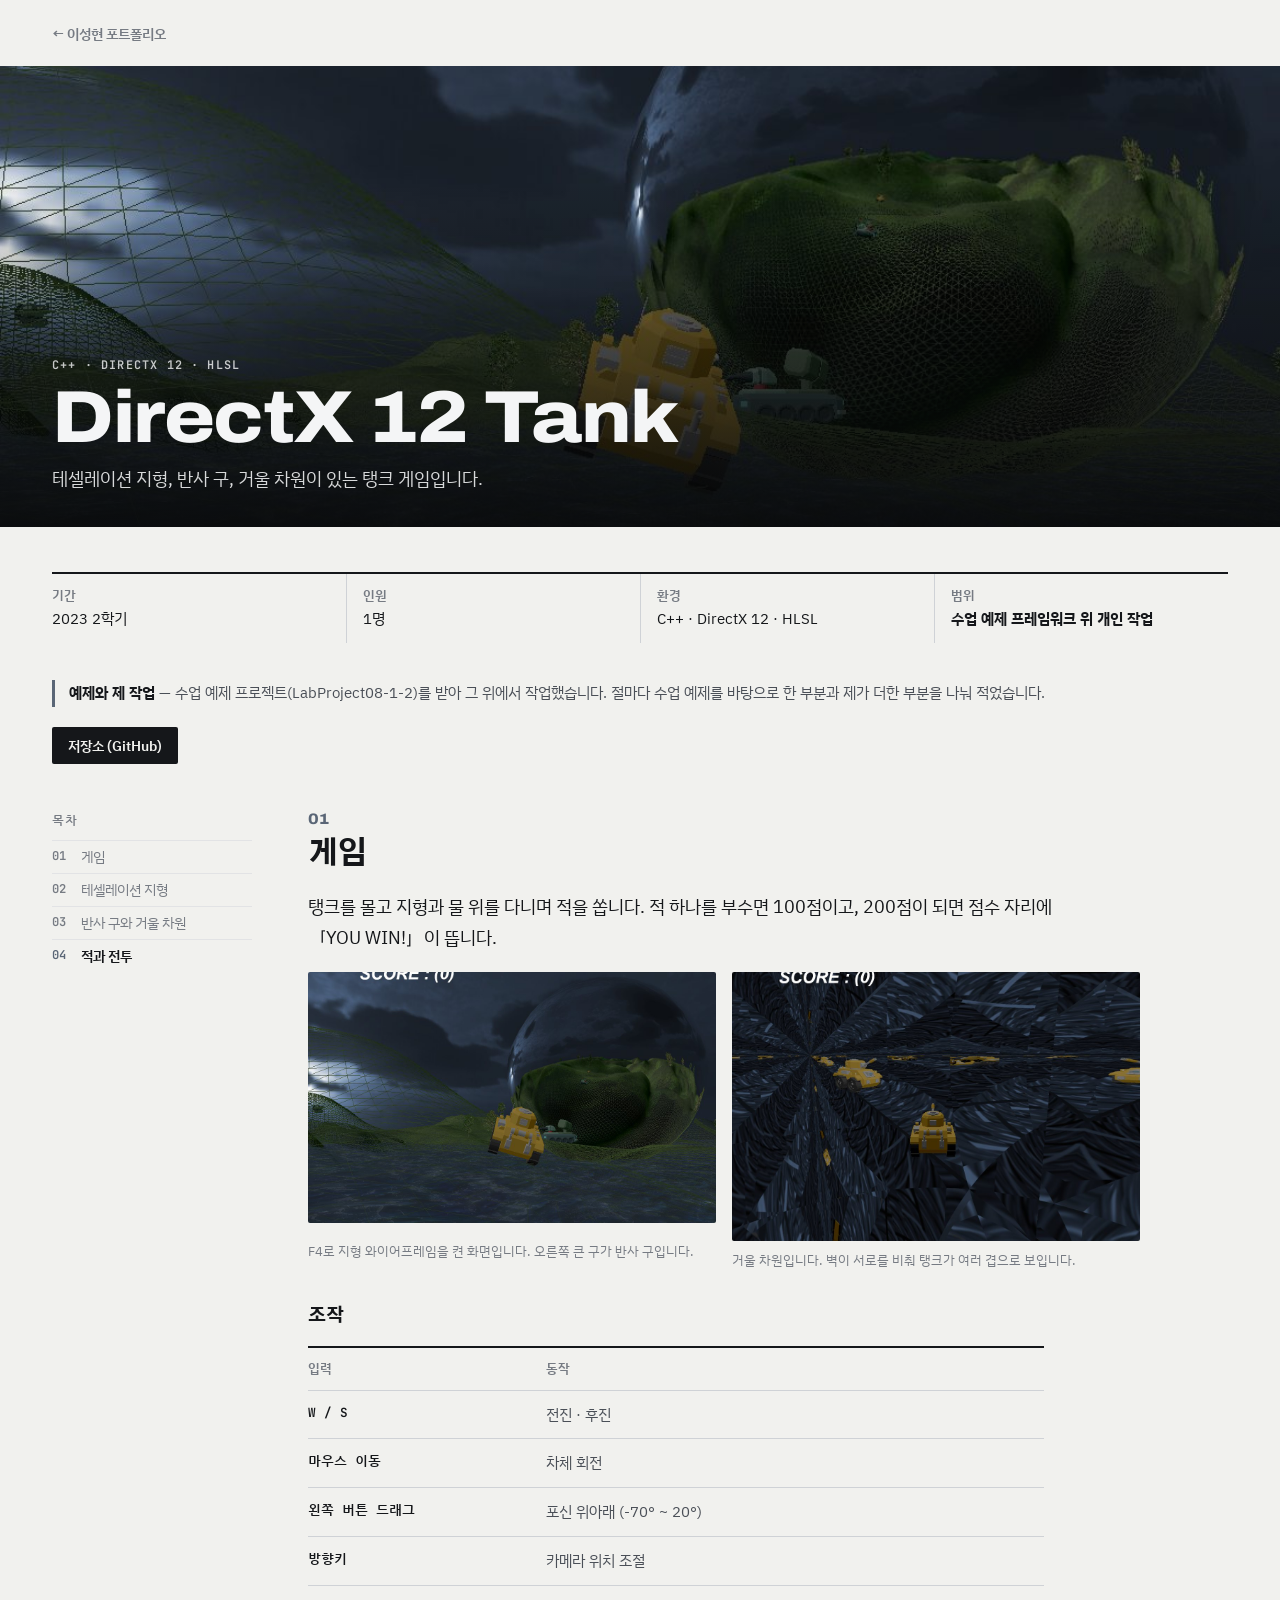
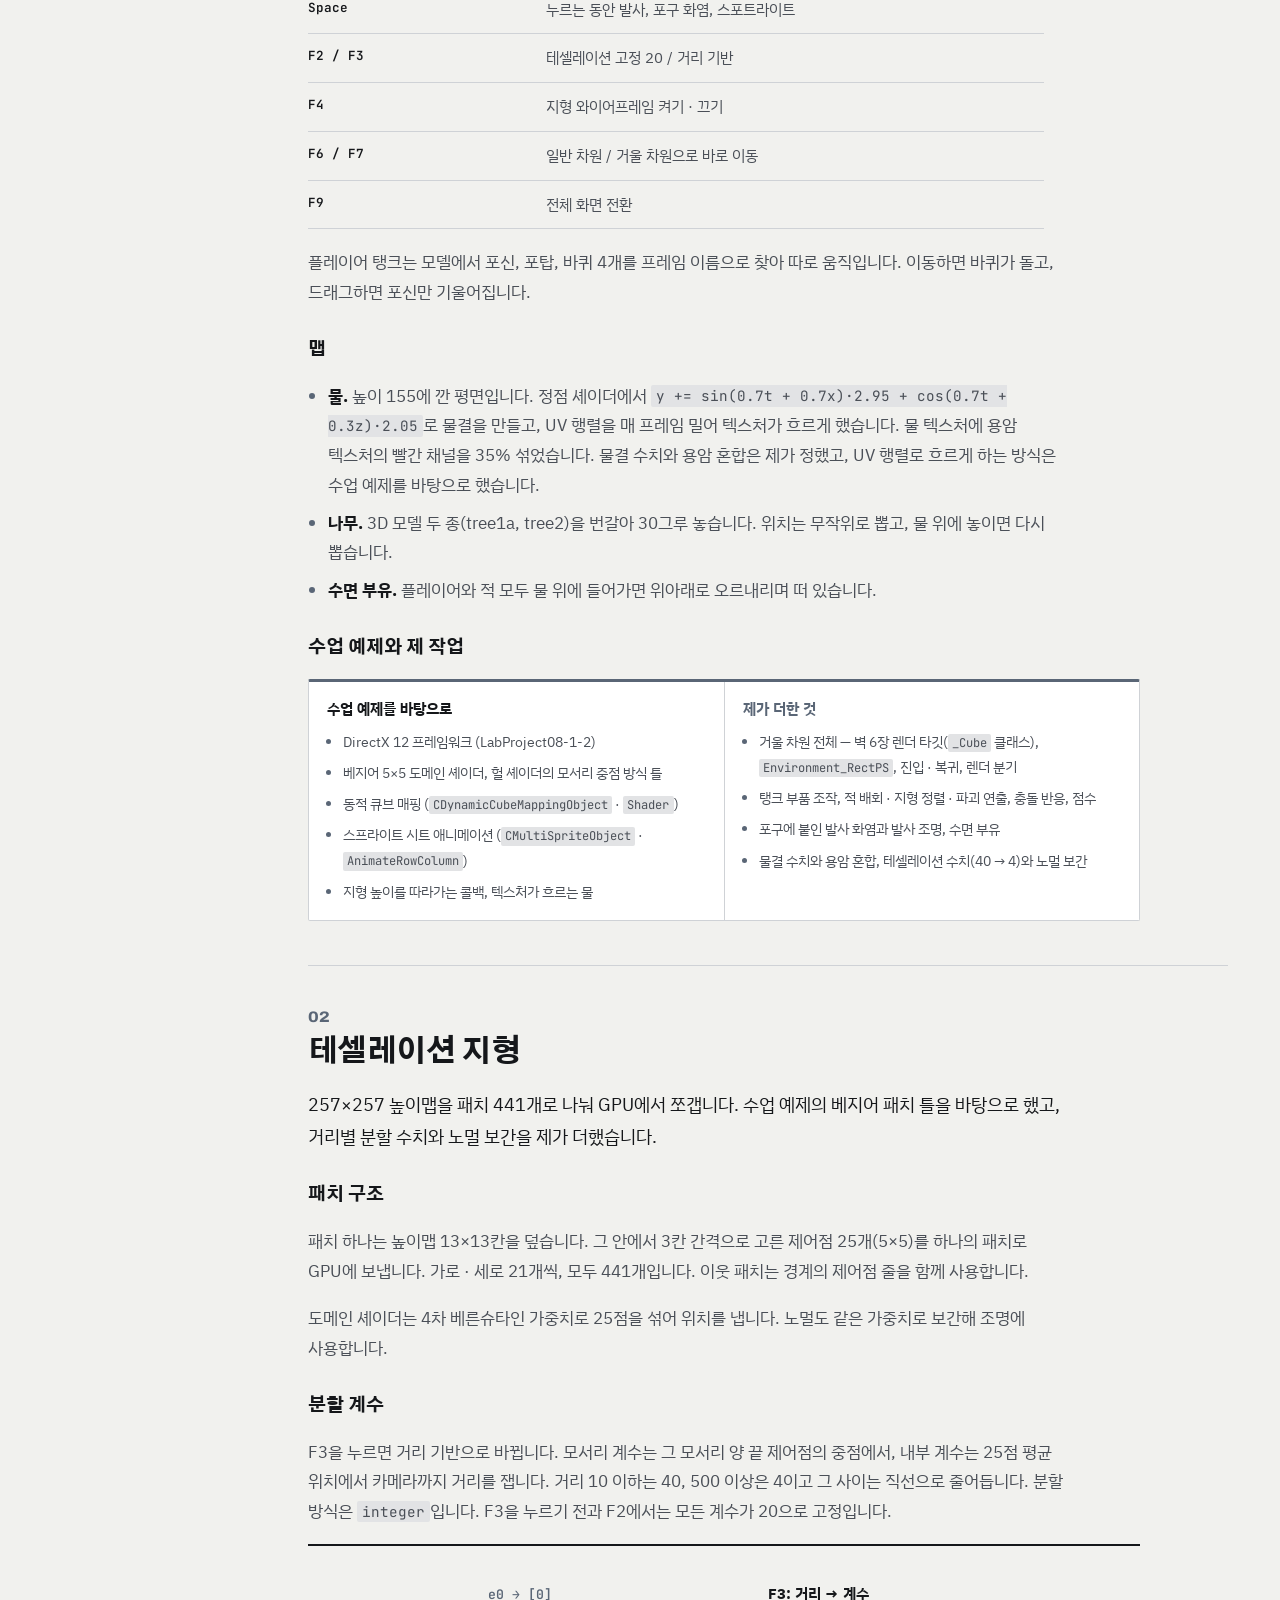
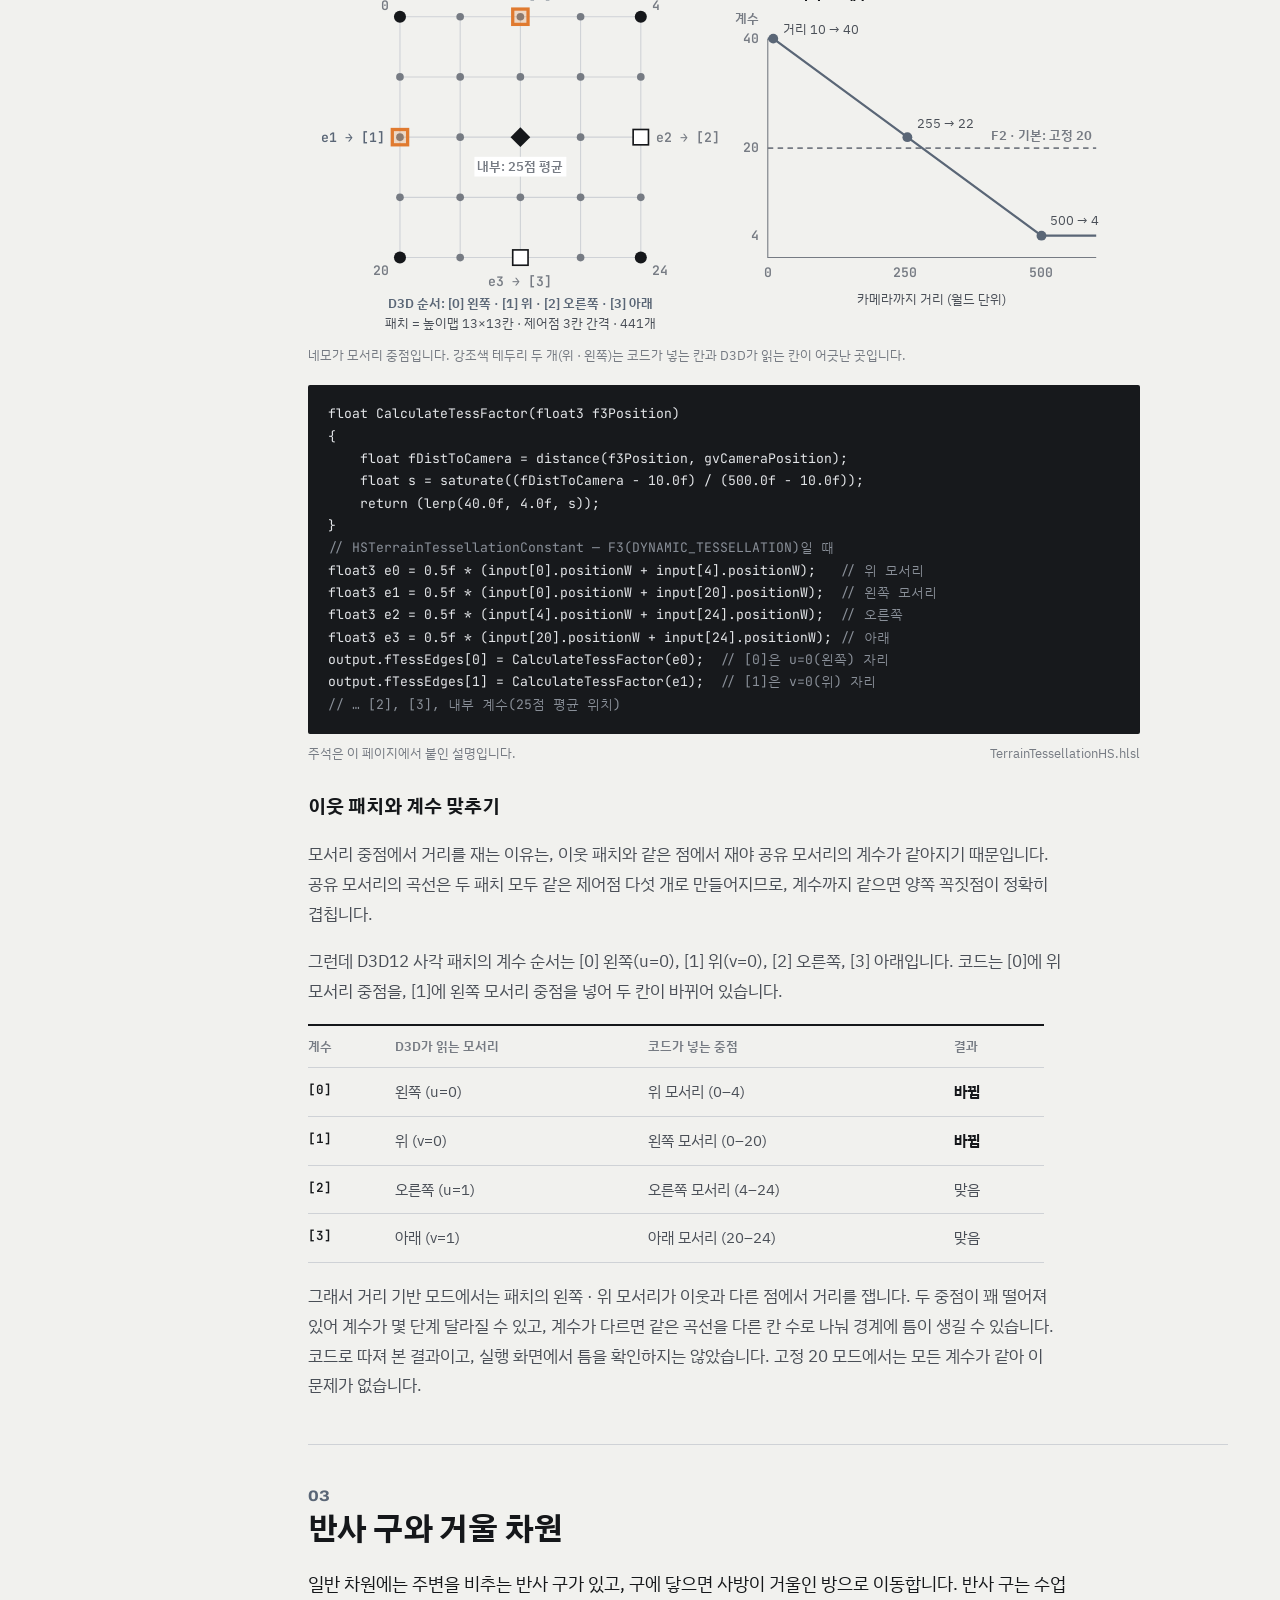
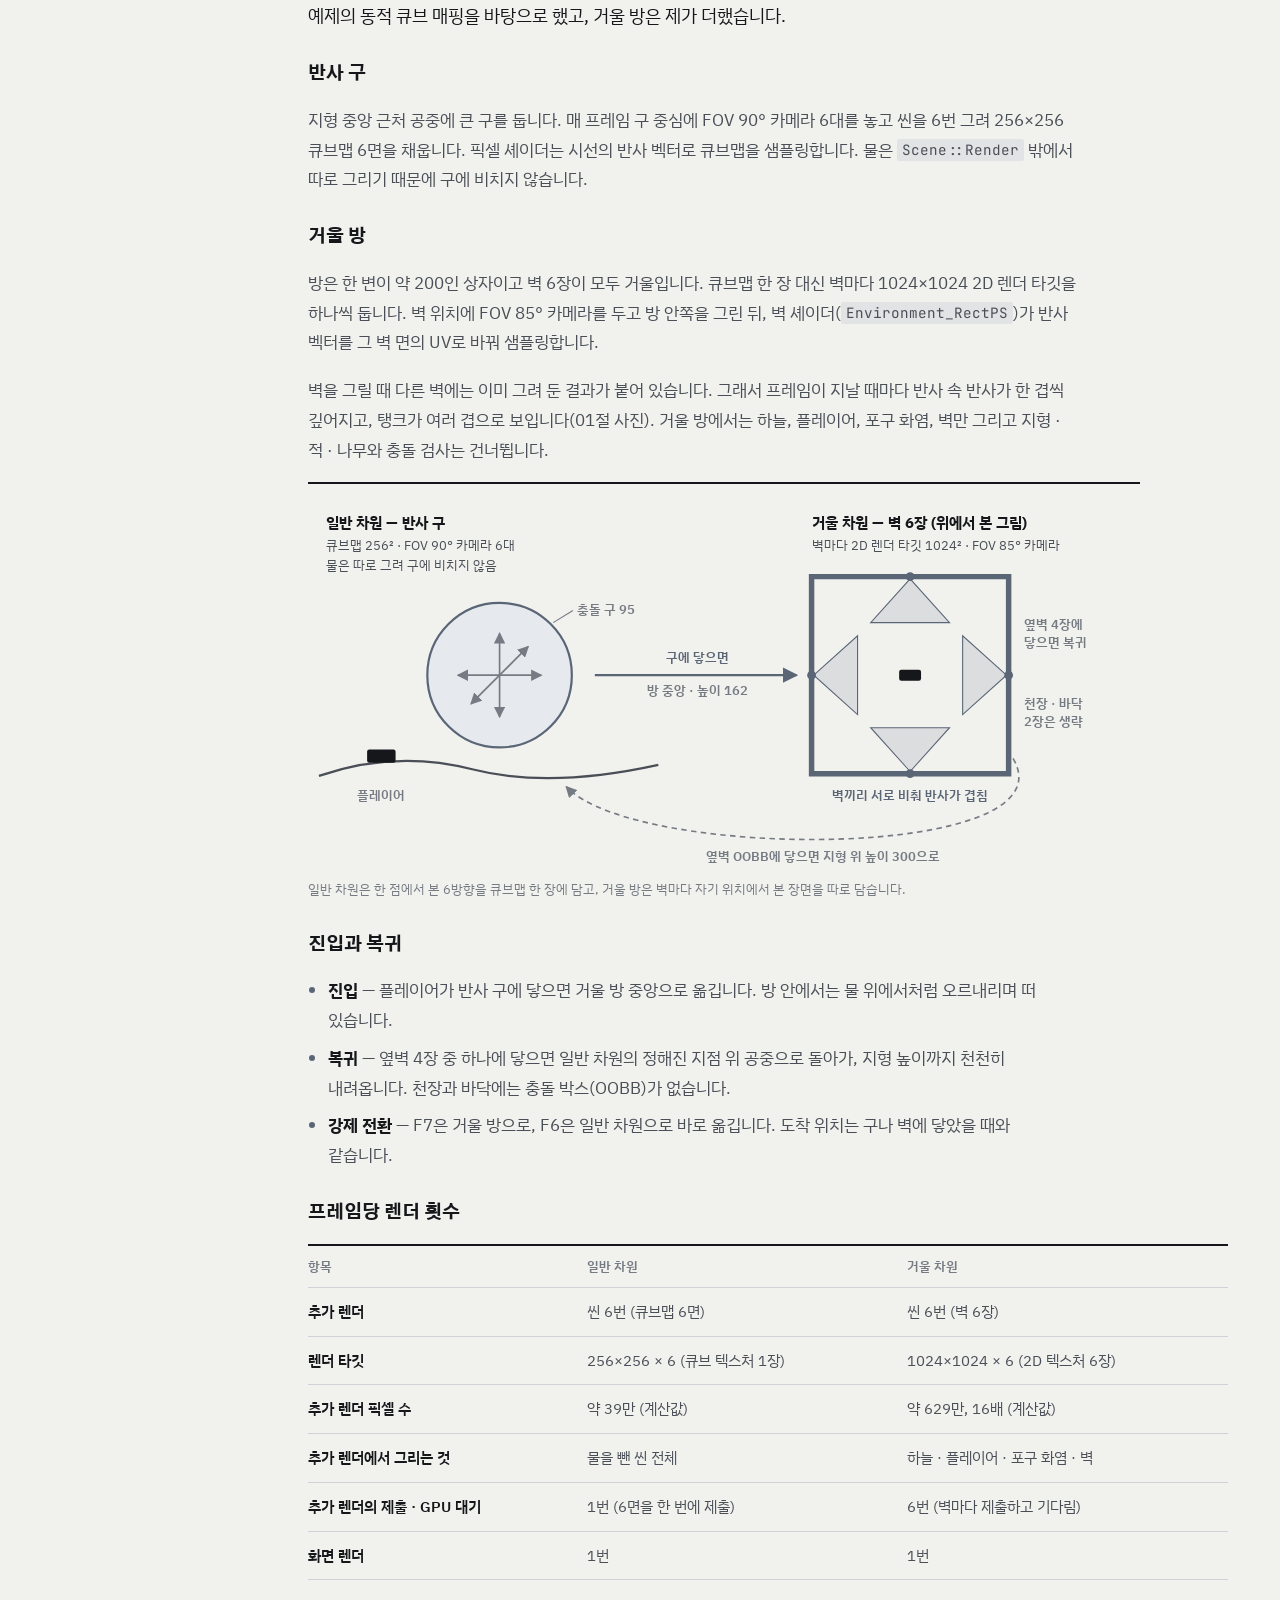
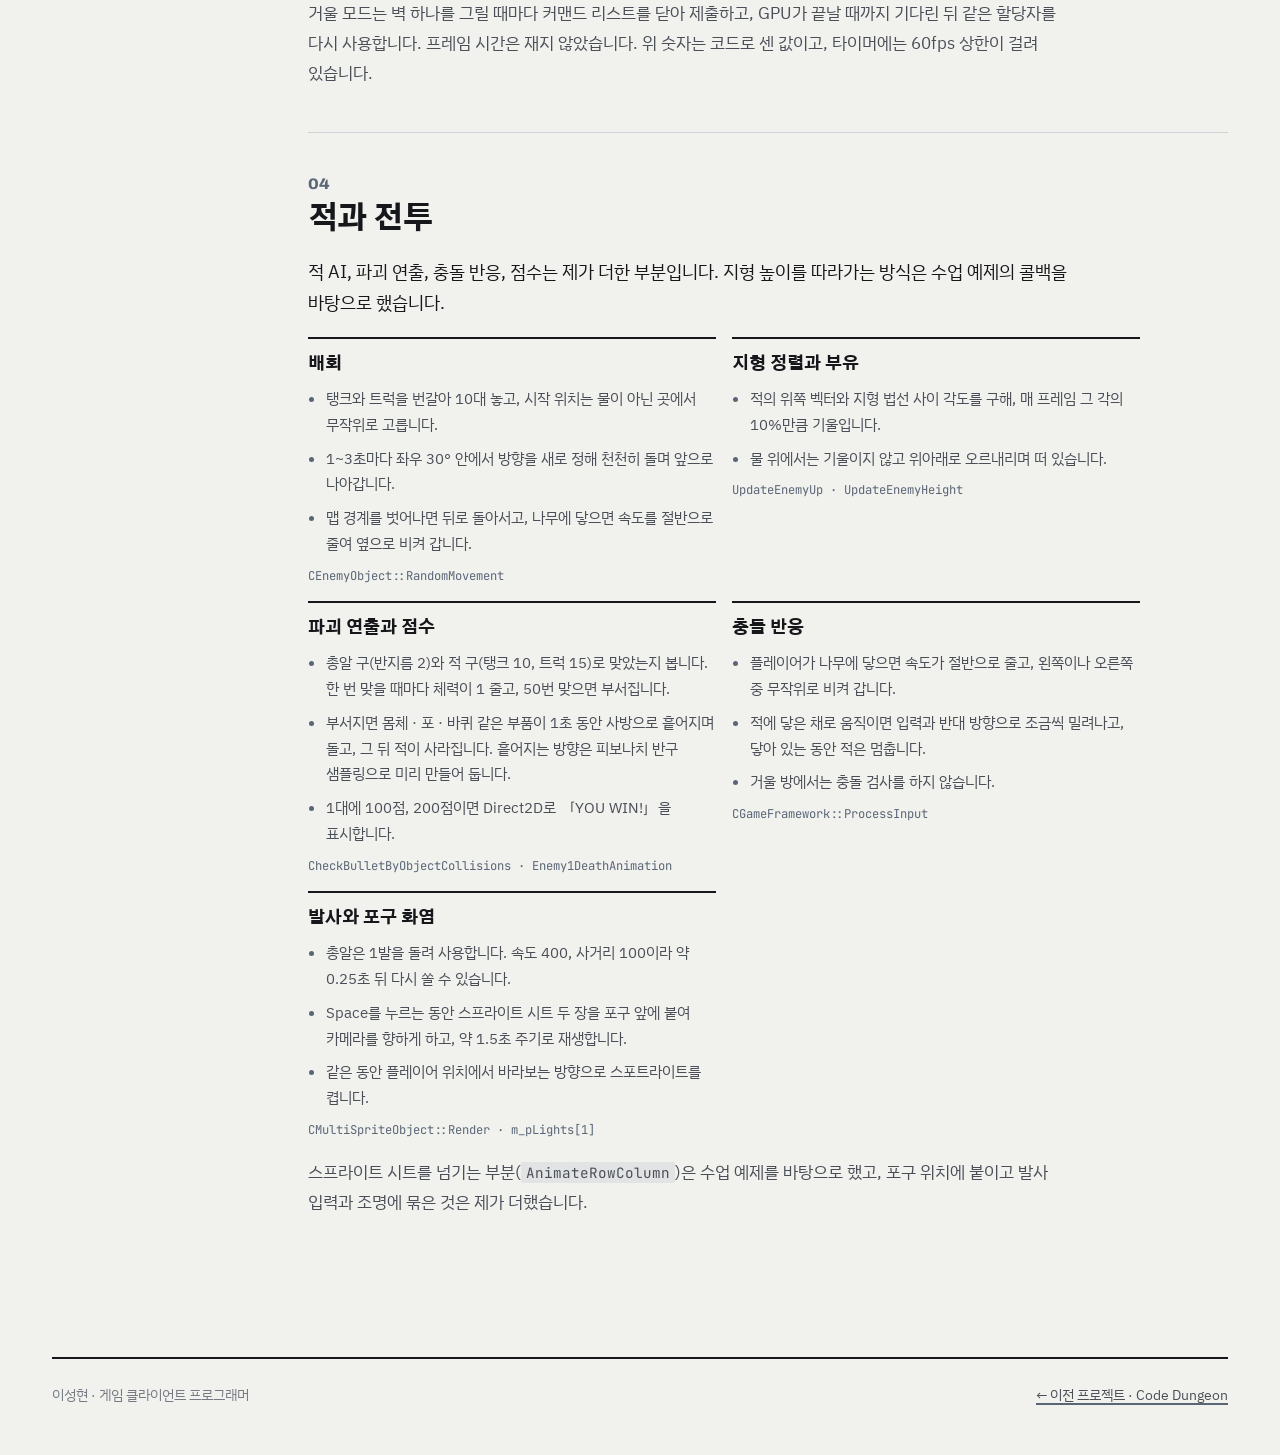
<file: projects/dx12.html>
<!DOCTYPE html>
<html lang="ko">
<head>
<meta charset="UTF-8">
<meta name="viewport" content="width=device-width, initial-scale=1.0, viewport-fit=cover">
<title>DirectX 12 Tank | 이성현 포트폴리오</title>
<meta name="description" content="DirectX 12 테셀레이션 지형, 반사 구, 거울 차원이 있는 탱크 게임">
<link rel="preconnect" href="https://fonts.googleapis.com">
<link rel="preconnect" href="https://fonts.gstatic.com" crossorigin>
<link rel="stylesheet" href="https://fonts.googleapis.com/css2?family=Archivo:wdth,wght@100..125,600..800&amp;family=Gothic+A1:wght@700;800&amp;family=IBM+Plex+Sans+KR:wght@400;600;700&amp;family=JetBrains+Mono:wght@400;600&amp;family=Nanum+Gothic+Coding&amp;display=swap">
<link rel="stylesheet" href="../assets/css/site.css?v=20261023k">
<link rel="stylesheet" href="../assets/css/dx-extra.css?v=20261023k">
</head>
<body data-project="dx12">
<div class="wrap topbar"><a class="back" href="../index.html">← 이성현 포트폴리오</a></div>
<div class="band band-dx">
  <img src="../assets/img/dx/terrain.jpg" alt="DirectX 12 탱크 게임 — 테셀레이션 지형 와이어프레임과 반사 구" width="1168" height="720">
  <div class="band-text wrap">
    <span class="label">C++ · DirectX 12 · HLSL</span>
    <h1 class="page-title">DirectX 12 Tank</h1>
    <p class="page-sub">테셀레이션 지형, 반사 구, 거울 차원이 있는 탱크 게임입니다.</p>
  </div>
</div>
<div class="wrap">

<header class="page-head">
  <p class="print-url">이성현 · 게임 클라이언트 프로그래머 · sum0heily@gmail.com · https://mintpink0.github.io</p>
  <p class="print-url">저장소 https://github.com/mintpink0/DX12-tank</p>
  <dl class="facts-strip">
    <div><dt class="kr-label">기간</dt><dd>2023 2학기</dd></div>
    <div><dt class="kr-label">인원</dt><dd>1명</dd></div>
    <div><dt class="kr-label">환경</dt><dd>C++ · DirectX 12 · HLSL</dd></div>
    <div><dt class="kr-label">범위</dt><dd><b>수업 예제 프레임워크 위 개인 작업</b></dd></div>
  </dl>
  <p class="ai-line"><b>예제와 제 작업</b> — 수업 예제 프로젝트(LabProject08-1-2)를 받아 그 위에서 작업했습니다. 절마다 수업 예제를 바탕으로 한 부분과 제가 더한 부분을 나눠 적었습니다.</p>
  <div class="btns">
    <a class="btn btn-main" href="https://github.com/mintpink0/DX12-tank" target="_blank" rel="noopener">저장소 (GitHub)</a>
  </div>
</header>

<div class="layout">
  <nav class="toc" aria-label="목차">
    <span class="label">목차</span>
    <a data-n="01" href="#game">게임</a>
    <a data-n="02" href="#tess">테셀레이션 지형</a>
    <a data-n="03" href="#mirror">반사 구와 거울 차원</a>
    <a data-n="04" href="#combat">적과 전투</a>
  </nav>

  <main class="content">


    <section id="game">
      <h2><span class="num">01</span>게임</h2>
      <p class="lead">탱크를 몰고 지형과 물 위를 다니며 적을 쏩니다. 적 하나를 부수면 100점이고, 200점이 되면 점수 자리에 「YOU WIN!」이 뜹니다.</p>
      <div class="figs wide">
        <figure><img src="../assets/img/dx/terrain.jpg" alt="지형 와이어프레임을 켠 화면. 오른쪽에 큰 반사 구가 있고 가운데에 노란 플레이어 탱크와 적 트럭이 보인다." width="1168" height="720" loading="lazy"><figcaption>F4로 지형 와이어프레임을 켠 화면입니다. 오른쪽 큰 구가 반사 구입니다.</figcaption></figure>
        <figure><img src="../assets/img/dx/mirror.jpg" alt="거울 차원. 사방의 거울 벽에 플레이어 탱크가 여러 겹으로 비친다." width="1150" height="759" loading="lazy"><figcaption>거울 차원입니다. 벽이 서로를 비춰 탱크가 여러 겹으로 보입니다.</figcaption></figure>
      </div>

      <h3>조작</h3>
      <div class="tbl keys">
        <table>
          <thead><tr><th>입력</th><th>동작</th></tr></thead>
          <tbody>
            <tr><td>W / S</td><td>전진 · 후진</td></tr>
            <tr><td>마우스 이동</td><td>차체 회전</td></tr>
            <tr><td>왼쪽 버튼 드래그</td><td>포신 위아래 (-70° ~ 20°)</td></tr>
            <tr><td>방향키</td><td>카메라 위치 조절</td></tr>
            <tr><td>Space</td><td>누르는 동안 발사, 포구 화염, 스포트라이트</td></tr>
            <tr><td>F2 / F3</td><td>테셀레이션 고정 20 / 거리 기반</td></tr>
            <tr><td>F4</td><td>지형 와이어프레임 켜기 · 끄기</td></tr>
            <tr><td>F6 / F7</td><td>일반 차원 / 거울 차원으로 바로 이동</td></tr>
            <tr><td>F9</td><td>전체 화면 전환</td></tr>
          </tbody>
        </table>
      </div>
      <p>플레이어 탱크는 모델에서 포신, 포탑, 바퀴 4개를 프레임 이름으로 찾아 따로 움직입니다. 이동하면 바퀴가 돌고, 드래그하면 포신만 기울어집니다.</p>

      <h3>맵</h3>
      <ul>
        <li><b>물.</b> 높이 155에 깐 평면입니다. 정점 셰이더에서 <code>y += sin(0.7t + 0.7x)·2.95 + cos(0.7t + 0.3z)·2.05</code>로 물결을 만들고, UV 행렬을 매 프레임 밀어 텍스처가 흐르게 했습니다. 물 텍스처에 용암 텍스처의 빨간 채널을 35% 섞었습니다. 물결 수치와 용암 혼합은 제가 정했고, UV 행렬로 흐르게 하는 방식은 수업 예제를 바탕으로 했습니다.</li>
        <li><b>나무.</b> 3D 모델 두 종(tree1a, tree2)을 번갈아 30그루 놓습니다. 위치는 무작위로 뽑고, 물 위에 놓이면 다시 뽑습니다.</li>
        <li><b>수면 부유.</b> 플레이어와 적 모두 물 위에 들어가면 위아래로 오르내리며 떠 있습니다.</li>
      </ul>

      <h3>수업 예제와 제 작업</h3>
      <div class="split wide">
        <div>
          <h4>수업 예제를 바탕으로</h4>
          <ul>
            <li>DirectX 12 프레임워크 (LabProject08-1-2)</li>
            <li>베지어 5×5 도메인 셰이더, 헐 셰이더의 모서리 중점 방식 틀</li>
            <li>동적 큐브 매핑 (<code>CDynamicCubeMappingObject</code> · <code>Shader</code>)</li>
            <li>스프라이트 시트 애니메이션 (<code>CMultiSpriteObject</code> · <code>AnimateRowColumn</code>)</li>
            <li>지형 높이를 따라가는 콜백, 텍스처가 흐르는 물</li>
          </ul>
        </div>
        <div class="mine">
          <h4>제가 더한 것</h4>
          <ul>
            <li>거울 차원 전체 — 벽 6장 렌더 타깃(<code>_Cube</code> 클래스), <code>Environment_RectPS</code>, 진입 · 복귀, 렌더 분기</li>
            <li>탱크 부품 조작, 적 배회 · 지형 정렬 · 파괴 연출, 충돌 반응, 점수</li>
            <li>포구에 붙인 발사 화염과 발사 조명, 수면 부유</li>
            <li>물결 수치와 용암 혼합, 테셀레이션 수치(40 → 4)와 노멀 보간</li>
          </ul>
        </div>
      </div>
    </section>

    <section id="tess">
      <h2><span class="num">02</span>테셀레이션 지형</h2>
      <p class="lead">257×257 높이맵을 패치 441개로 나눠 GPU에서 쪼갭니다. 수업 예제의 베지어 패치 틀을 바탕으로 했고, 거리별 분할 수치와 노멀 보간을 제가 더했습니다.</p>

      <h3>패치 구조</h3>
      <p>패치 하나는 높이맵 13×13칸을 덮습니다. 그 안에서 3칸 간격으로 고른 제어점 25개(5×5)를 하나의 패치로 GPU에 보냅니다. 가로 · 세로 21개씩, 모두 441개입니다. 이웃 패치는 경계의 제어점 줄을 함께 사용합니다.</p>
      <p>도메인 셰이더는 4차 베른슈타인 가중치로 25점을 섞어 위치를 냅니다. 노멀도 같은 가중치로 보간해 조명에 사용합니다.</p>

      <h3>분할 계수</h3>
      <p>F3을 누르면 거리 기반으로 바뀝니다. 모서리 계수는 그 모서리 양 끝 제어점의 중점에서, 내부 계수는 25점 평균 위치에서 카메라까지 거리를 잽니다. 거리 10 이하는 40, 500 이상은 4이고 그 사이는 직선으로 줄어듭니다. 분할 방식은 <code>integer</code>입니다. F3을 누르기 전과 F2에서는 모든 계수가 20으로 고정입니다.</p>

      <figure class="dg wide">
        <svg class="dg-wide" viewBox="0 0 760 340" role="img" aria-label="테셀레이션 패치 그림. 왼쪽은 5×5 제어점 패치로, 모서리 제어점 0, 4, 20, 24와 네 모서리의 중점, 25점 평균인 중심을 표시했습니다. 코드는 위 모서리 중점을 계수 0번에, 왼쪽 모서리 중점을 1번에 넣는데, D3D 순서에서 0번은 왼쪽, 1번은 위입니다. 오른쪽 그래프는 카메라 거리 10에서 계수 40, 255에서 22, 500 이상에서 4로 줄어드는 선이고, 고정 모드는 20입니다.">
          <defs>
            <marker id="tw-ah" viewBox="0 0 8 8" refX="7" refY="4" markerWidth="7" markerHeight="7" orient="auto"><path class="ah" d="M0,0 L8,4 L0,8 z"/></marker>
          </defs>
          <g transform="translate(24 0)">
          <!-- 패치 -->
          <path class="grid" d="M60 50 H280 M60 105 H280 M60 160 H280 M60 215 H280 M60 270 H280 M60 50 V270 M115 50 V270 M170 50 V270 M225 50 V270 M280 50 V270"/>
          <g class="pt">
            <circle cx="115" cy="50" r="3.5"/><circle cx="170" cy="50" r="3.5"/><circle cx="225" cy="50" r="3.5"/>
            <circle cx="60" cy="105" r="3.5"/><circle cx="115" cy="105" r="3.5"/><circle cx="170" cy="105" r="3.5"/><circle cx="225" cy="105" r="3.5"/><circle cx="280" cy="105" r="3.5"/>
            <circle cx="60" cy="160" r="3.5"/><circle cx="115" cy="160" r="3.5"/><circle cx="225" cy="160" r="3.5"/><circle cx="280" cy="160" r="3.5"/>
            <circle cx="60" cy="215" r="3.5"/><circle cx="115" cy="215" r="3.5"/><circle cx="170" cy="215" r="3.5"/><circle cx="225" cy="215" r="3.5"/><circle cx="280" cy="215" r="3.5"/>
            <circle cx="115" cy="270" r="3.5"/><circle cx="170" cy="270" r="3.5"/><circle cx="225" cy="270" r="3.5"/>
          </g>
          <g class="pt-c"><circle cx="60" cy="50" r="5.5"/><circle cx="280" cy="50" r="5.5"/><circle cx="60" cy="270" r="5.5"/><circle cx="280" cy="270" r="5.5"/></g>
          <text class="m end" x="50" y="44">0</text><text class="m" x="290" y="44">4</text>
          <text class="m end" x="50" y="286">20</text><text class="m" x="290" y="286">24</text>
          <!-- 모서리 중점 -->
          <rect class="pt-po" x="163" y="43" width="14" height="14"/>
          <rect class="pt-po" x="53" y="153" width="14" height="14"/>
          <rect class="pt-o" x="273" y="153" width="14" height="14"/>
          <rect class="pt-o" x="163" y="263" width="14" height="14"/>
          <text class="m mid tp" x="170" y="34">e0 → [0]</text>
          <text class="m end tp" x="46" y="164">e1 → [1]</text>
          <text class="m" x="294" y="164">e2 → [2]</text>
          <text class="m mid" x="170" y="296">e3 → [3]</text>
          <!-- 중심 -->
          <path class="pt-c" d="M170 151 L179 160 L170 169 L161 160 z"/>
          <rect class="panel" x="128" y="178" width="84" height="18" style="stroke:none"/>
          <text class="lb mid" x="170" y="191">내부: 25점 평균</text>
          <text class="lb mid tp" x="170" y="316">D3D 순서: [0] 왼쪽 · [1] 위 · [2] 오른쪽 · [3] 아래</text>
          <text class="s mid" x="170" y="334">패치 = 높이맵 13×13칸 · 제어점 3칸 간격 · 441개</text>
          </g>
          <!-- 그래프 -->
          <text class="t" x="420" y="34">F3: 거리 → 계수</text>
          <text class="lb end" x="412" y="56">계수</text>
          <path class="ax" d="M420 70 V270 H720"/>
          <path class="ln dash" d="M420 170 H720"/>
          <text class="lb end" x="716" y="163">F2 · 기본: 고정 20</text>
          <polyline class="ln-p" points="420,70 425,70 670,250 720,250"/>
          <g class="pt-p"><circle cx="425" cy="70" r="4.5"/><circle cx="547.5" cy="160" r="4.5"/><circle cx="670" cy="250" r="4.5"/></g>
          <text class="s" x="434" y="66">거리 10 → 40</text>
          <text class="s" x="556" y="152">255 → 22</text>
          <text class="s" x="678" y="240">500 → 4</text>
          <text class="m end" x="412" y="74">40</text><text class="m end" x="412" y="174">20</text><text class="m end" x="412" y="254">4</text>
          <text class="m mid" x="420" y="288">0</text><text class="m mid" x="545" y="288">250</text><text class="m mid" x="670" y="288">500</text>
          <text class="s mid" x="570" y="312">카메라까지 거리 (월드 단위)</text>
        </svg>
        <svg class="dg-narrow" viewBox="0 0 340 604" role="img" aria-label="테셀레이션 패치 그림. 위는 5×5 제어점 패치로, 모서리 제어점 0, 4, 20, 24와 네 모서리의 중점, 25점 평균인 중심을 표시했습니다. 코드는 위 모서리 중점을 계수 0번에, 왼쪽 모서리 중점을 1번에 넣는데, D3D 순서에서 0번은 왼쪽, 1번은 위입니다. 아래 그래프는 카메라 거리 10에서 계수 40, 255에서 22, 500 이상에서 4로 줄어드는 선이고, 고정 모드는 20입니다.">
          <path class="grid" d="M70 50 H270 M70 100 H270 M70 150 H270 M70 200 H270 M70 250 H270 M70 50 V250 M120 50 V250 M170 50 V250 M220 50 V250 M270 50 V250"/>
          <g class="pt">
            <circle cx="120" cy="50" r="3.5"/><circle cx="170" cy="50" r="3.5"/><circle cx="220" cy="50" r="3.5"/>
            <circle cx="70" cy="100" r="3.5"/><circle cx="120" cy="100" r="3.5"/><circle cx="170" cy="100" r="3.5"/><circle cx="220" cy="100" r="3.5"/><circle cx="270" cy="100" r="3.5"/>
            <circle cx="70" cy="150" r="3.5"/><circle cx="120" cy="150" r="3.5"/><circle cx="220" cy="150" r="3.5"/><circle cx="270" cy="150" r="3.5"/>
            <circle cx="70" cy="200" r="3.5"/><circle cx="120" cy="200" r="3.5"/><circle cx="170" cy="200" r="3.5"/><circle cx="220" cy="200" r="3.5"/><circle cx="270" cy="200" r="3.5"/>
            <circle cx="120" cy="250" r="3.5"/><circle cx="170" cy="250" r="3.5"/><circle cx="220" cy="250" r="3.5"/>
          </g>
          <g class="pt-c"><circle cx="70" cy="50" r="5.5"/><circle cx="270" cy="50" r="5.5"/><circle cx="70" cy="250" r="5.5"/><circle cx="270" cy="250" r="5.5"/></g>
          <text class="m end" x="60" y="44">0</text><text class="m" x="280" y="44">4</text>
          <text class="m end" x="60" y="266">20</text><text class="m" x="280" y="266">24</text>
          <rect class="pt-po" x="163" y="43" width="14" height="14"/>
          <rect class="pt-po" x="63" y="143" width="14" height="14"/>
          <rect class="pt-o" x="263" y="143" width="14" height="14"/>
          <rect class="pt-o" x="163" y="243" width="14" height="14"/>
          <text class="m mid tp" x="170" y="34">e0 → [0]</text>
          <text class="m end tp" x="58" y="154">e1→[1]</text>
          <text class="m" x="282" y="154">e2→[2]</text>
          <text class="m mid" x="170" y="274">e3 → [3]</text>
          <path class="pt-c" d="M170 141 L179 150 L170 159 L161 150 z"/>
          <rect class="panel" x="128" y="166" width="84" height="18" style="stroke:none"/>
          <text class="lb mid" x="170" y="179">내부: 25점 평균</text>
          <text class="lb mid tp" x="170" y="298">D3D 순서: [0] 왼쪽 · [1] 위 · [2] 오른쪽 · [3] 아래</text>
          <text class="s mid" x="170" y="316">패치 = 13×13칸 · 제어점 3칸 간격 · 441개</text>
          <text class="t" x="20" y="358">F3: 거리 → 계수</text>
          <text class="lb end" x="44" y="372">계수</text>
          <path class="ax" d="M50 380 V560 H320"/>
          <path class="ln dash" d="M50 470 H320"/>
          <text class="lb end" x="316" y="463">고정 20</text>
          <polyline class="ln-p" points="50,380 54.5,380 275,542 320,542"/>
          <g class="pt-p"><circle cx="54.5" cy="380" r="4.5"/><circle cx="164.75" cy="461" r="4.5"/><circle cx="275" cy="542" r="4.5"/></g>
          <text class="s" x="64" y="384">거리 10 → 40</text>
          <text class="s" x="174" y="454">255 → 22</text>
          <text class="s" x="281" y="532">500 → 4</text>
          <text class="m end" x="44" y="384">40</text><text class="m end" x="44" y="474">20</text><text class="m end" x="44" y="546">4</text>
          <text class="m mid" x="50" y="576">0</text><text class="m mid" x="162.5" y="576">250</text><text class="m mid" x="275" y="576">500</text>
          <text class="s mid" x="185" y="598">카메라까지 거리</text>
        </svg>
        <figcaption>네모가 모서리 중점입니다. 강조색 테두리 두 개(위 · 왼쪽)는 코드가 넣는 칸과 D3D가 읽는 칸이 어긋난 곳입니다.</figcaption>
      </figure>

<pre><code>float CalculateTessFactor(float3 f3Position)
{
    float fDistToCamera = distance(f3Position, gvCameraPosition);
    float s = saturate((fDistToCamera - 10.0f) / (500.0f - 10.0f));
    return (lerp(40.0f, 4.0f, s));
}
<span class="c">// HSTerrainTessellationConstant — F3(DYNAMIC_TESSELLATION)일 때</span>
float3 e0 = 0.5f * (input[0].positionW + input[4].positionW);   <span class="c">// 위 모서리</span>
float3 e1 = 0.5f * (input[0].positionW + input[20].positionW);  <span class="c">// 왼쪽 모서리</span>
float3 e2 = 0.5f * (input[4].positionW + input[24].positionW);  <span class="c">// 오른쪽</span>
float3 e3 = 0.5f * (input[20].positionW + input[24].positionW); <span class="c">// 아래</span>
output.fTessEdges[0] = CalculateTessFactor(e0);  <span class="c">// [0]은 u=0(왼쪽) 자리</span>
output.fTessEdges[1] = CalculateTessFactor(e1);  <span class="c">// [1]은 v=0(위) 자리</span>
<span class="c">// … [2], [3], 내부 계수(25점 평균 위치)</span></code></pre>
      <span class="code-cap"><span>주석은 이 페이지에서 붙인 설명입니다.</span><span>TerrainTessellationHS.hlsl</span></span>

      <h3>이웃 패치와 계수 맞추기</h3>
      <p>모서리 중점에서 거리를 재는 이유는, 이웃 패치와 같은 점에서 재야 공유 모서리의 계수가 같아지기 때문입니다. 공유 모서리의 곡선은 두 패치 모두 같은 제어점 다섯 개로 만들어지므로, 계수까지 같으면 양쪽 꼭짓점이 정확히 겹칩니다.</p>
      <p>그런데 D3D12 사각 패치의 계수 순서는 [0] 왼쪽(u=0), [1] 위(v=0), [2] 오른쪽, [3] 아래입니다. 코드는 [0]에 위 모서리 중점을, [1]에 왼쪽 모서리 중점을 넣어 두 칸이 바뀌어 있습니다.</p>
      <div class="tbl">
        <table>
          <thead><tr><th>계수</th><th>D3D가 읽는 모서리</th><th>코드가 넣는 중점</th><th>결과</th></tr></thead>
          <tbody>
            <tr><td class="num">[0]</td><td>왼쪽 (u=0)</td><td>위 모서리 (0–4)</td><td class="bad">바뀜</td></tr>
            <tr><td class="num">[1]</td><td>위 (v=0)</td><td>왼쪽 모서리 (0–20)</td><td class="bad">바뀜</td></tr>
            <tr><td class="num">[2]</td><td>오른쪽 (u=1)</td><td>오른쪽 모서리 (4–24)</td><td class="ok">맞음</td></tr>
            <tr><td class="num">[3]</td><td>아래 (v=1)</td><td>아래 모서리 (20–24)</td><td class="ok">맞음</td></tr>
          </tbody>
        </table>
      </div>
      <p>그래서 거리 기반 모드에서는 패치의 왼쪽 · 위 모서리가 이웃과 다른 점에서 거리를 잽니다. 두 중점이 꽤 떨어져 있어 계수가 몇 단계 달라질 수 있고, 계수가 다르면 같은 곡선을 다른 칸 수로 나눠 경계에 틈이 생길 수 있습니다. 코드로 따져 본 결과이고, 실행 화면에서 틈을 확인하지는 않았습니다. 고정 20 모드에서는 모든 계수가 같아 이 문제가 없습니다.</p>
    </section>

    <section id="mirror">
      <h2><span class="num">03</span>반사 구와 거울 차원</h2>
      <p class="lead">일반 차원에는 주변을 비추는 반사 구가 있고, 구에 닿으면 사방이 거울인 방으로 이동합니다. 반사 구는 수업 예제의 동적 큐브 매핑을 바탕으로 했고, 거울 방은 제가 더했습니다.</p>

      <h3>반사 구</h3>
      <p>지형 중앙 근처 공중에 큰 구를 둡니다. 매 프레임 구 중심에 FOV 90° 카메라 6대를 놓고 씬을 6번 그려 256×256 큐브맵 6면을 채웁니다. 픽셀 셰이더는 시선의 반사 벡터로 큐브맵을 샘플링합니다. 물은 <code>Scene::Render</code> 밖에서 따로 그리기 때문에 구에 비치지 않습니다.</p>

      <h3>거울 방</h3>
      <p>방은 한 변이 약 200인 상자이고 벽 6장이 모두 거울입니다. 큐브맵 한 장 대신 벽마다 1024×1024 2D 렌더 타깃을 하나씩 둡니다. 벽 위치에 FOV 85° 카메라를 두고 방 안쪽을 그린 뒤, 벽 셰이더(<code>Environment_RectPS</code>)가 반사 벡터를 그 벽 면의 UV로 바꿔 샘플링합니다.</p>
      <p>벽을 그릴 때 다른 벽에는 이미 그려 둔 결과가 붙어 있습니다. 그래서 프레임이 지날 때마다 반사 속 반사가 한 겹씩 깊어지고, 탱크가 여러 겹으로 보입니다(01절 사진). 거울 방에서는 하늘, 플레이어, 포구 화염, 벽만 그리고 지형 · 적 · 나무와 충돌 검사는 건너뜁니다.</p>

      <figure class="dg wide">
        <svg class="dg-wide" viewBox="0 0 760 336" role="img" aria-label="반사 구와 거울 차원 그림. 왼쪽 일반 차원에는 큐브맵 256, FOV 90도 카메라 6대로 주변을 비추는 반사 구가 있습니다. 구의 충돌 구 반지름 95에 닿으면 오른쪽 거울 방 중앙 높이 162로 이동합니다. 거울 방은 위에서 본 정사각형으로, 벽마다 1024 렌더 타깃과 FOV 85도 카메라가 안쪽을 봅니다. 옆벽 4장에 닿으면 일반 차원의 지형 위 높이 300으로 돌아갑니다.">
          <defs>
            <marker id="mw-ah" viewBox="0 0 8 8" refX="7" refY="4" markerWidth="7" markerHeight="7" orient="auto"><path class="ah" d="M0,0 L8,4 L0,8 z"/></marker>
            <marker id="mw-ahp" viewBox="0 0 8 8" refX="7" refY="4" markerWidth="7" markerHeight="7" orient="auto"><path class="ah-p" d="M0,0 L8,4 L0,8 z"/></marker>
          </defs>
          <!-- 일반 차원 -->
          <text class="t" x="16" y="26">일반 차원 — 반사 구</text>
          <text class="s" x="16" y="46">큐브맵 256² · FOV 90° 카메라 6대</text>
          <text class="s" x="16" y="64">물은 따로 그려 구에 비치지 않음</text>
          <path class="ground" d="M10 252 Q80 228 150 246 T 320 242"/>
          <circle class="sphere" cx="175" cy="160" r="66"/>
          <path class="ln" d="M175 160 H213" marker-end="url(#mw-ah)"/>
          <path class="ln" d="M175 160 H137" marker-end="url(#mw-ah)"/>
          <path class="ln" d="M175 160 V122" marker-end="url(#mw-ah)"/>
          <path class="ln" d="M175 160 V198" marker-end="url(#mw-ah)"/>
          <path class="ln" d="M175 160 L201 134" marker-end="url(#mw-ah)"/>
          <path class="ln" d="M175 160 L149 186" marker-end="url(#mw-ah)"/>
          <path class="ax" d="M242 101 L224 112"/>
          <text class="lb" x="246" y="104">충돌 구 95</text>
          <rect class="pt-c" x="54" y="228" width="26" height="12" rx="2"/>
          <text class="lb mid" x="67" y="274">플레이어</text>
          <!-- 진입 -->
          <path class="ln-p" d="M262 160 H446" marker-end="url(#mw-ahp)"/>
          <text class="lb mid tp" x="356" y="148">구에 닿으면</text>
          <text class="lb mid" x="356" y="178">방 중앙 · 높이 162</text>
          <!-- 거울 방 -->
          <text class="t" x="460" y="26">거울 차원 — 벽 6장 (위에서 본 그림)</text>
          <text class="s" x="460" y="46">벽마다 2D 렌더 타깃 1024² · FOV 85° 카메라</text>
          <rect class="room" x="460" y="70" width="180" height="180"/>
          <polygon class="cam" points="550,72 514,112 586,112"/>
          <polygon class="cam" points="550,248 514,208 586,208"/>
          <polygon class="cam" points="462,160 502,124 502,196"/>
          <polygon class="cam" points="638,160 598,124 598,196"/>
          <path class="wall" d="M460 70 H640 V250 H460 Z" fill="none"/>
          <g class="pt-p"><circle cx="550" cy="70" r="4"/><circle cx="550" cy="250" r="4"/><circle cx="460" cy="160" r="4"/><circle cx="640" cy="160" r="4"/></g>
          <rect class="pt-c" x="540" y="155" width="20" height="10" rx="2"/>
          <text class="lb" x="654" y="118">옆벽 4장에</text>
          <text class="lb" x="654" y="134">닿으면 복귀</text>
          <text class="lb" x="654" y="190">천장 · 바닥</text>
          <text class="lb" x="654" y="206">2장은 생략</text>
          <text class="lb mid tp" x="550" y="274">벽끼리 서로 비춰 반사가 겹침</text>
          <!-- 복귀 -->
          <path class="ln dash" d="M644 236 C 700 330, 300 330, 236 262" marker-end="url(#mw-ah)"/>
          <text class="lb mid" x="470" y="330">옆벽 OOBB에 닿으면 지형 위 높이 300으로</text>
        </svg>
        <svg class="dg-narrow" viewBox="0 0 340 624" role="img" aria-label="반사 구와 거울 차원 그림. 위쪽 일반 차원에는 큐브맵 256, FOV 90도 카메라 6대로 주변을 비추는 반사 구가 있습니다. 충돌 구 반지름 95에 닿으면 아래쪽 거울 방 중앙 높이 162로 이동합니다. 거울 방은 위에서 본 정사각형으로, 벽마다 1024 렌더 타깃과 FOV 85도 카메라가 안쪽을 봅니다. 옆벽 4장에 닿으면 일반 차원의 지형 위 높이 300으로 돌아갑니다.">
          <defs>
            <marker id="mn-ah" viewBox="0 0 8 8" refX="7" refY="4" markerWidth="7" markerHeight="7" orient="auto"><path class="ah" d="M0,0 L8,4 L0,8 z"/></marker>
            <marker id="mn-ahp" viewBox="0 0 8 8" refX="7" refY="4" markerWidth="7" markerHeight="7" orient="auto"><path class="ah-p" d="M0,0 L8,4 L0,8 z"/></marker>
          </defs>
          <text class="t" x="12" y="24">일반 차원 — 반사 구</text>
          <text class="s" x="12" y="44">큐브맵 256² · FOV 90° 카메라 6대</text>
          <text class="s" x="12" y="62">물은 따로 그려 구에 비치지 않음</text>
          <path class="ground" d="M10 226 Q90 204 170 222 T 300 218"/>
          <circle class="sphere" cx="160" cy="146" r="56"/>
          <path class="ln" d="M160 146 H194" marker-end="url(#mn-ah)"/>
          <path class="ln" d="M160 146 H126" marker-end="url(#mn-ah)"/>
          <path class="ln" d="M160 146 V112" marker-end="url(#mn-ah)"/>
          <path class="ln" d="M160 146 V180" marker-end="url(#mn-ah)"/>
          <path class="ln" d="M160 146 L182 124" marker-end="url(#mn-ah)"/>
          <path class="ln" d="M160 146 L138 168" marker-end="url(#mn-ah)"/>
          <path class="ax" d="M218 97 L202 108"/>
          <text class="lb" x="222" y="100">충돌 구 95</text>
          <rect class="pt-c" x="40" y="204" width="24" height="11" rx="2"/>
          <text class="lb mid" x="52" y="246">플레이어</text>
          <path class="ln-p" d="M160 234 V316" marker-end="url(#mn-ahp)"/>
          <text class="lb tp" x="172" y="266">구에 닿으면</text>
          <text class="lb" x="172" y="282">방 중앙 · 높이 162</text>
          <text class="t" x="12" y="344">거울 차원 — 벽 6장</text>
          <text class="s" x="12" y="364">벽마다 2D 렌더 타깃 1024² · FOV 85°</text>
          <rect class="room" x="70" y="390" width="180" height="180"/>
          <polygon class="cam" points="160,392 124,432 196,432"/>
          <polygon class="cam" points="160,568 124,528 196,528"/>
          <polygon class="cam" points="72,480 112,444 112,516"/>
          <polygon class="cam" points="248,480 208,444 208,516"/>
          <path class="wall" d="M70 390 H250 V570 H70 Z" fill="none"/>
          <g class="pt-p"><circle cx="160" cy="390" r="4"/><circle cx="160" cy="570" r="4"/><circle cx="70" cy="480" r="4"/><circle cx="250" cy="480" r="4"/></g>
          <rect class="pt-c" x="150" y="475" width="20" height="10" rx="2"/>
          <text class="lb mid tp" x="160" y="594">벽끼리 서로 비춰 반사가 겹침</text>
          <text class="lb mid" x="160" y="612">천장 · 바닥 2장은 그림에서 생략</text>
          <path class="ln dash" d="M254 480 H312 V226" marker-end="url(#mn-ah)"/>
          <text class="lb mid" x="334" y="350" transform="rotate(-90 334 350)">옆벽에 닿으면 지형 위 높이 300으로</text>
        </svg>
        <figcaption>일반 차원은 한 점에서 본 6방향을 큐브맵 한 장에 담고, 거울 방은 벽마다 자기 위치에서 본 장면을 따로 담습니다.</figcaption>
      </figure>

      <h3>진입과 복귀</h3>
      <ul>
        <li><b>진입</b> — 플레이어가 반사 구에 닿으면 거울 방 중앙으로 옮깁니다. 방 안에서는 물 위에서처럼 오르내리며 떠 있습니다.</li>
        <li><b>복귀</b> — 옆벽 4장 중 하나에 닿으면 일반 차원의 정해진 지점 위 공중으로 돌아가, 지형 높이까지 천천히 내려옵니다. 천장과 바닥에는 충돌 박스(OOBB)가 없습니다.</li>
        <li><b>강제 전환</b> — F7은 거울 방으로, F6은 일반 차원으로 바로 옮깁니다. 도착 위치는 구나 벽에 닿았을 때와 같습니다.</li>
      </ul>

      <h3>프레임당 렌더 횟수</h3>
      <div class="tbl wide stack-tbl">
        <table>
          <thead><tr><th>항목</th><th>일반 차원</th><th>거울 차원</th></tr></thead>
          <tbody>
            <tr><td>추가 렌더</td><td data-k="일반 차원">씬 6번 (큐브맵 6면)</td><td data-k="거울 차원">씬 6번 (벽 6장)</td></tr>
            <tr><td>렌더 타깃</td><td data-k="일반 차원">256×256 × 6 (큐브 텍스처 1장)</td><td data-k="거울 차원">1024×1024 × 6 (2D 텍스처 6장)</td></tr>
            <tr><td>추가 렌더 픽셀 수</td><td data-k="일반 차원">약 39만 (계산값)</td><td data-k="거울 차원">약 629만, 16배 (계산값)</td></tr>
            <tr><td>추가 렌더에서 그리는 것</td><td data-k="일반 차원">물을 뺀 씬 전체</td><td data-k="거울 차원">하늘 · 플레이어 · 포구 화염 · 벽</td></tr>
            <tr><td>추가 렌더의 제출 · GPU 대기</td><td data-k="일반 차원">1번 (6면을 한 번에 제출)</td><td data-k="거울 차원">6번 (벽마다 제출하고 기다림)</td></tr>
            <tr><td>화면 렌더</td><td data-k="일반 차원">1번</td><td data-k="거울 차원">1번</td></tr>
          </tbody>
        </table>
      </div>
      <p>거울 모드는 벽 하나를 그릴 때마다 커맨드 리스트를 닫아 제출하고, GPU가 끝날 때까지 기다린 뒤 같은 할당자를 다시 사용합니다. 프레임 시간은 재지 않았습니다. 위 숫자는 코드로 센 값이고, 타이머에는 60fps 상한이 걸려 있습니다.</p>
    </section>

    <section id="combat">
      <h2><span class="num">04</span>적과 전투</h2>
      <p class="lead">적 AI, 파괴 연출, 충돌 반응, 점수는 제가 더한 부분입니다. 지형 높이를 따라가는 방식은 수업 예제의 콜백을 바탕으로 했습니다.</p>
      <div class="cards wide">
        <div class="card">
          <h3>배회</h3>
          <ul>
            <li>탱크와 트럭을 번갈아 10대 놓고, 시작 위치는 물이 아닌 곳에서 무작위로 고릅니다.</li>
            <li>1~3초마다 좌우 30° 안에서 방향을 새로 정해 천천히 돌며 앞으로 나아갑니다.</li>
            <li>맵 경계를 벗어나면 뒤로 돌아서고, 나무에 닿으면 속도를 절반으로 줄여 옆으로 비켜 갑니다.</li>
          </ul>
          <span class="tech">CEnemyObject::RandomMovement</span>
        </div>
        <div class="card">
          <h3>지형 정렬과 부유</h3>
          <ul>
            <li>적의 위쪽 벡터와 지형 법선 사이 각도를 구해, 매 프레임 그 각의 10%만큼 기울입니다.</li>
            <li>물 위에서는 기울이지 않고 위아래로 오르내리며 떠 있습니다.</li>
          </ul>
          <span class="tech">UpdateEnemyUp · UpdateEnemyHeight</span>
        </div>
        <div class="card">
          <h3>파괴 연출과 점수</h3>
          <ul>
            <li>총알 구(반지름 2)와 적 구(탱크 10, 트럭 15)로 맞았는지 봅니다. 한 번 맞을 때마다 체력이 1 줄고, 50번 맞으면 부서집니다.</li>
            <li>부서지면 몸체 · 포 · 바퀴 같은 부품이 1초 동안 사방으로 흩어지며 돌고, 그 뒤 적이 사라집니다. 흩어지는 방향은 피보나치 반구 샘플링으로 미리 만들어 둡니다.</li>
            <li>1대에 100점, 200점이면 Direct2D로 「YOU WIN!」을 표시합니다.</li>
          </ul>
          <span class="tech">CheckBulletByObjectCollisions · Enemy1DeathAnimation</span>
        </div>
        <div class="card">
          <h3>충돌 반응</h3>
          <ul>
            <li>플레이어가 나무에 닿으면 속도가 절반으로 줄고, 왼쪽이나 오른쪽 중 무작위로 비켜 갑니다.</li>
            <li>적에 닿은 채로 움직이면 입력과 반대 방향으로 조금씩 밀려나고, 닿아 있는 동안 적은 멈춥니다.</li>
            <li>거울 방에서는 충돌 검사를 하지 않습니다.</li>
          </ul>
          <span class="tech">CGameFramework::ProcessInput</span>
        </div>
        <div class="card">
          <h3>발사와 포구 화염</h3>
          <ul>
            <li>총알은 1발을 돌려 사용합니다. 속도 400, 사거리 100이라 약 0.25초 뒤 다시 쏠 수 있습니다.</li>
            <li>Space를 누르는 동안 스프라이트 시트 두 장을 포구 앞에 붙여 카메라를 향하게 하고, 약 1.5초 주기로 재생합니다.</li>
            <li>같은 동안 플레이어 위치에서 바라보는 방향으로 스포트라이트를 켭니다.</li>
          </ul>
          <span class="tech">CMultiSpriteObject::Render · m_pLights[1]</span>
        </div>
      </div>
      <p>스프라이트 시트를 넘기는 부분(<code>AnimateRowColumn</code>)은 수업 예제를 바탕으로 했고, 포구 위치에 붙이고 발사 입력과 조명에 묶은 것은 제가 더했습니다.</p>
    </section>


  </main>
</div>

<footer class="foot">
  <span>이성현 · 게임 클라이언트 프로그래머</span>
  <a class="no-print" href="code-dungeon.html">← 이전 프로젝트 · Code Dungeon</a>
</footer>
</div>
<script src="../assets/js/site.js?v=20261023k"></script>
</body>
</html>
</file>
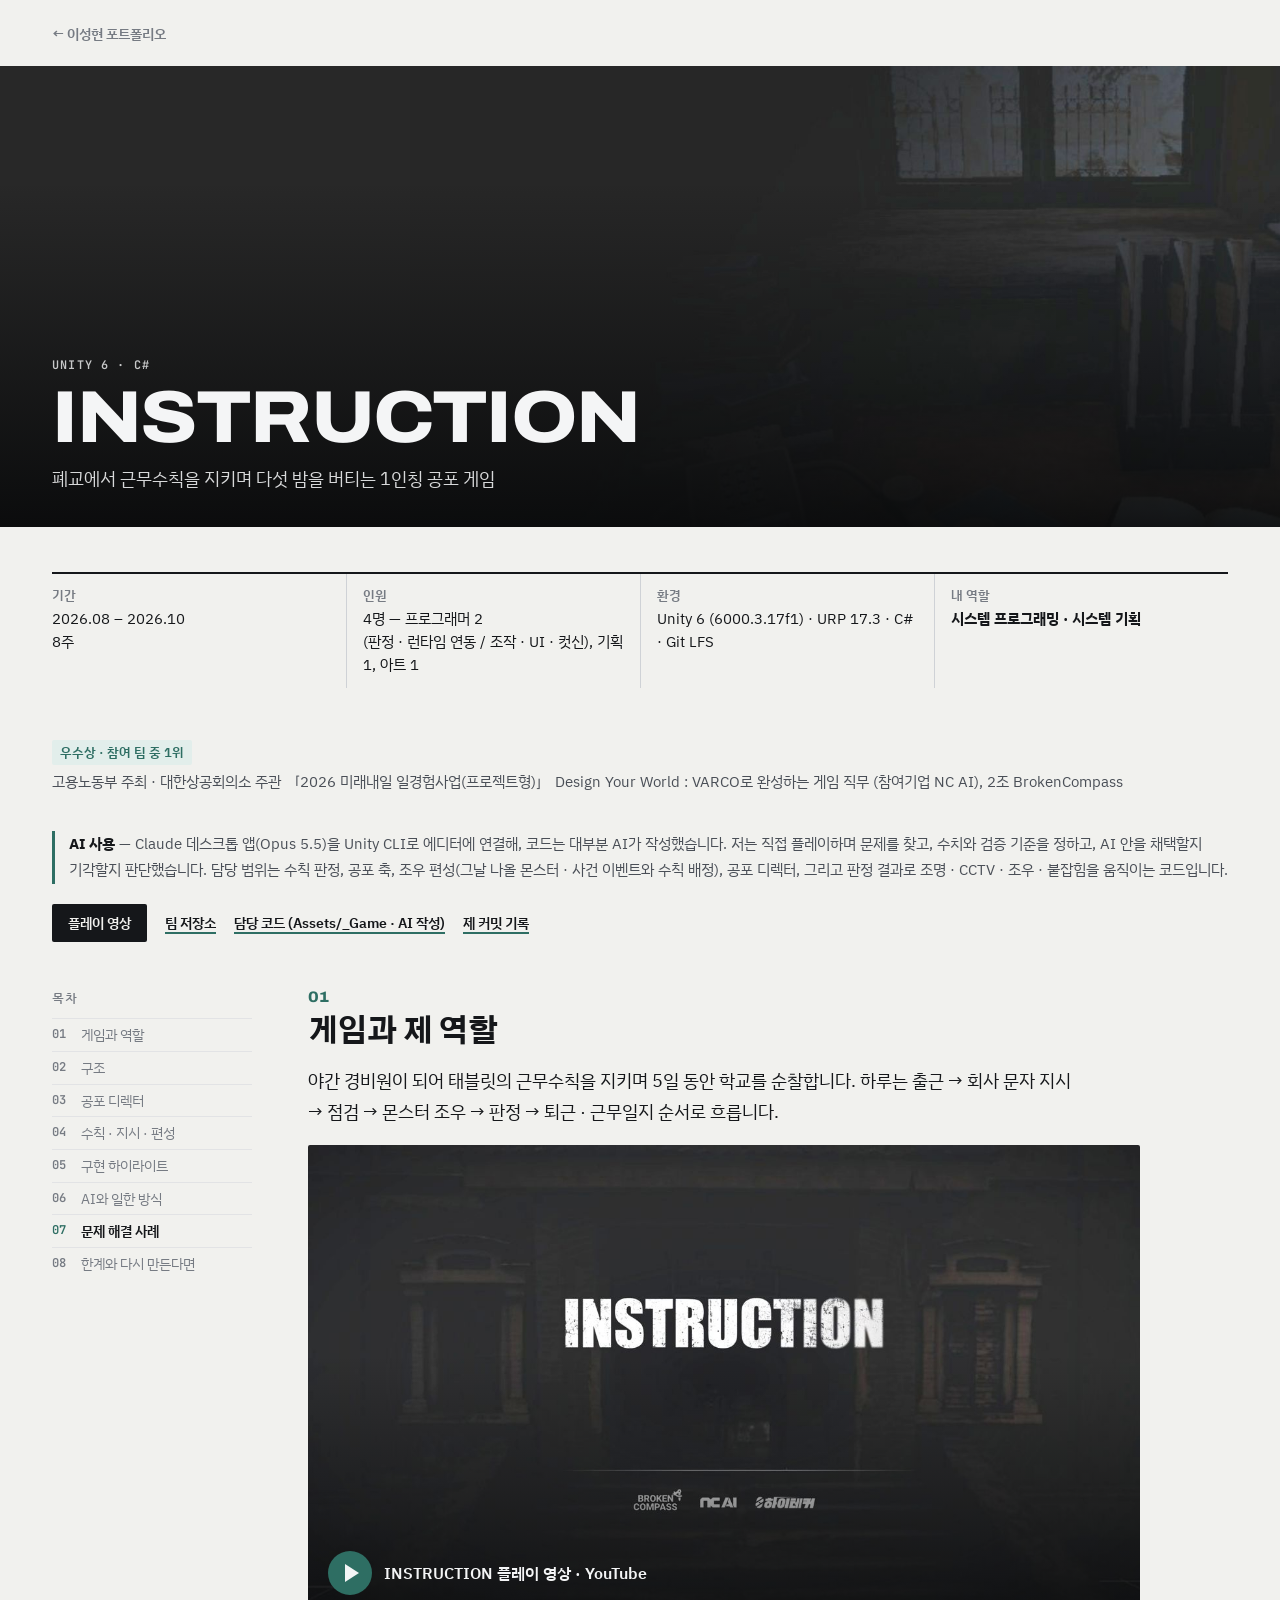
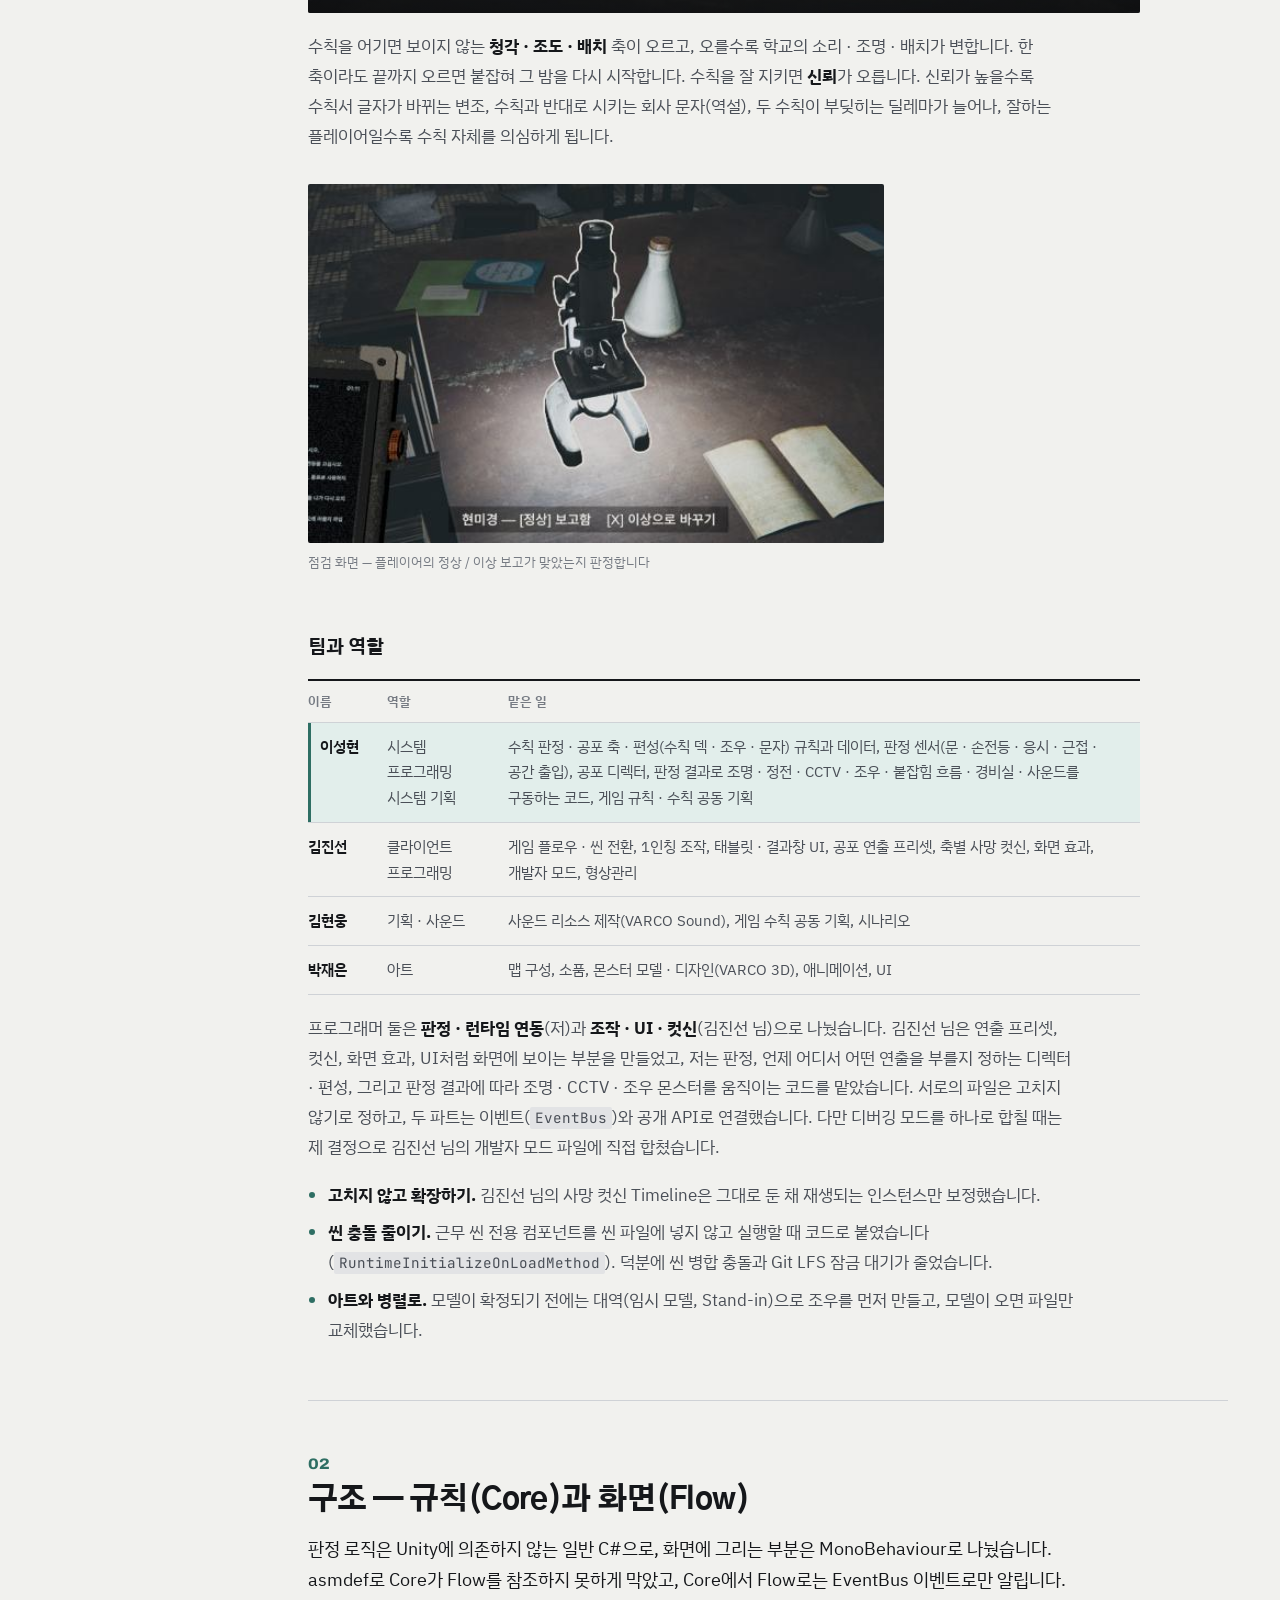
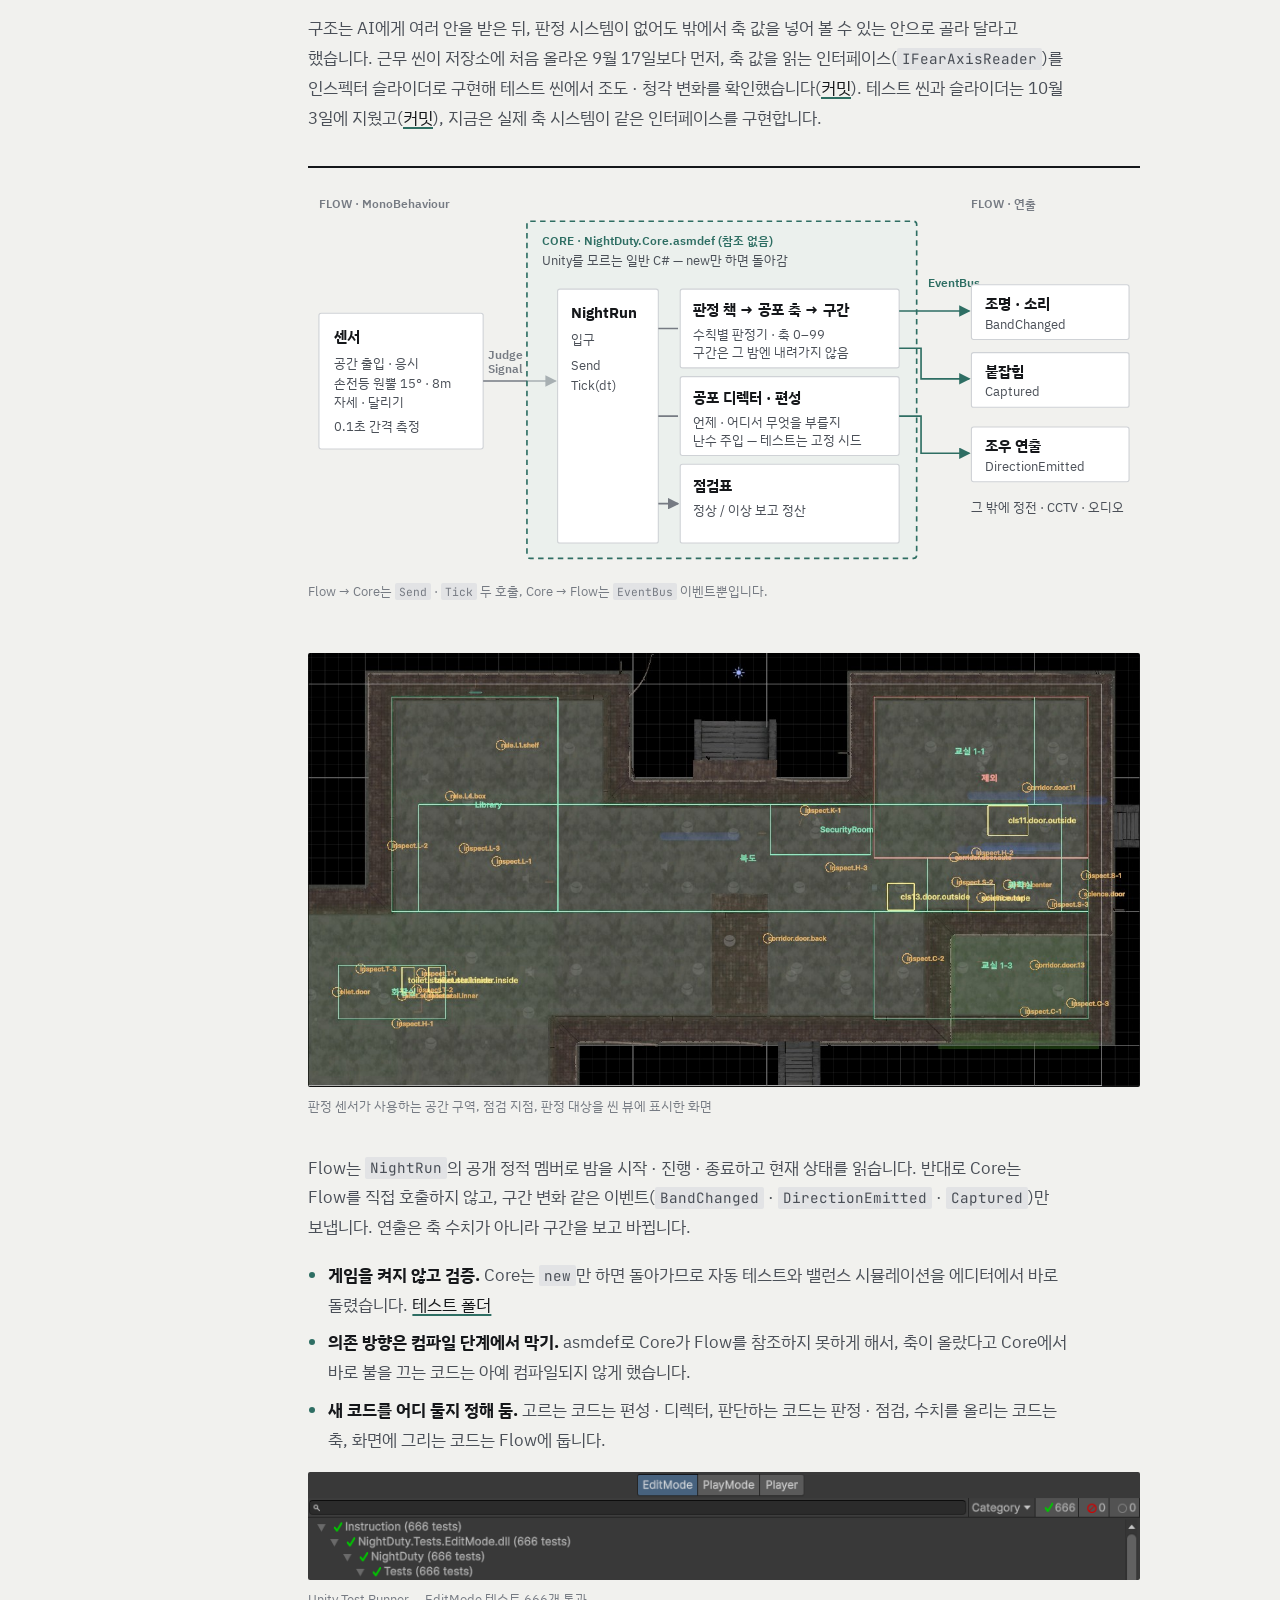
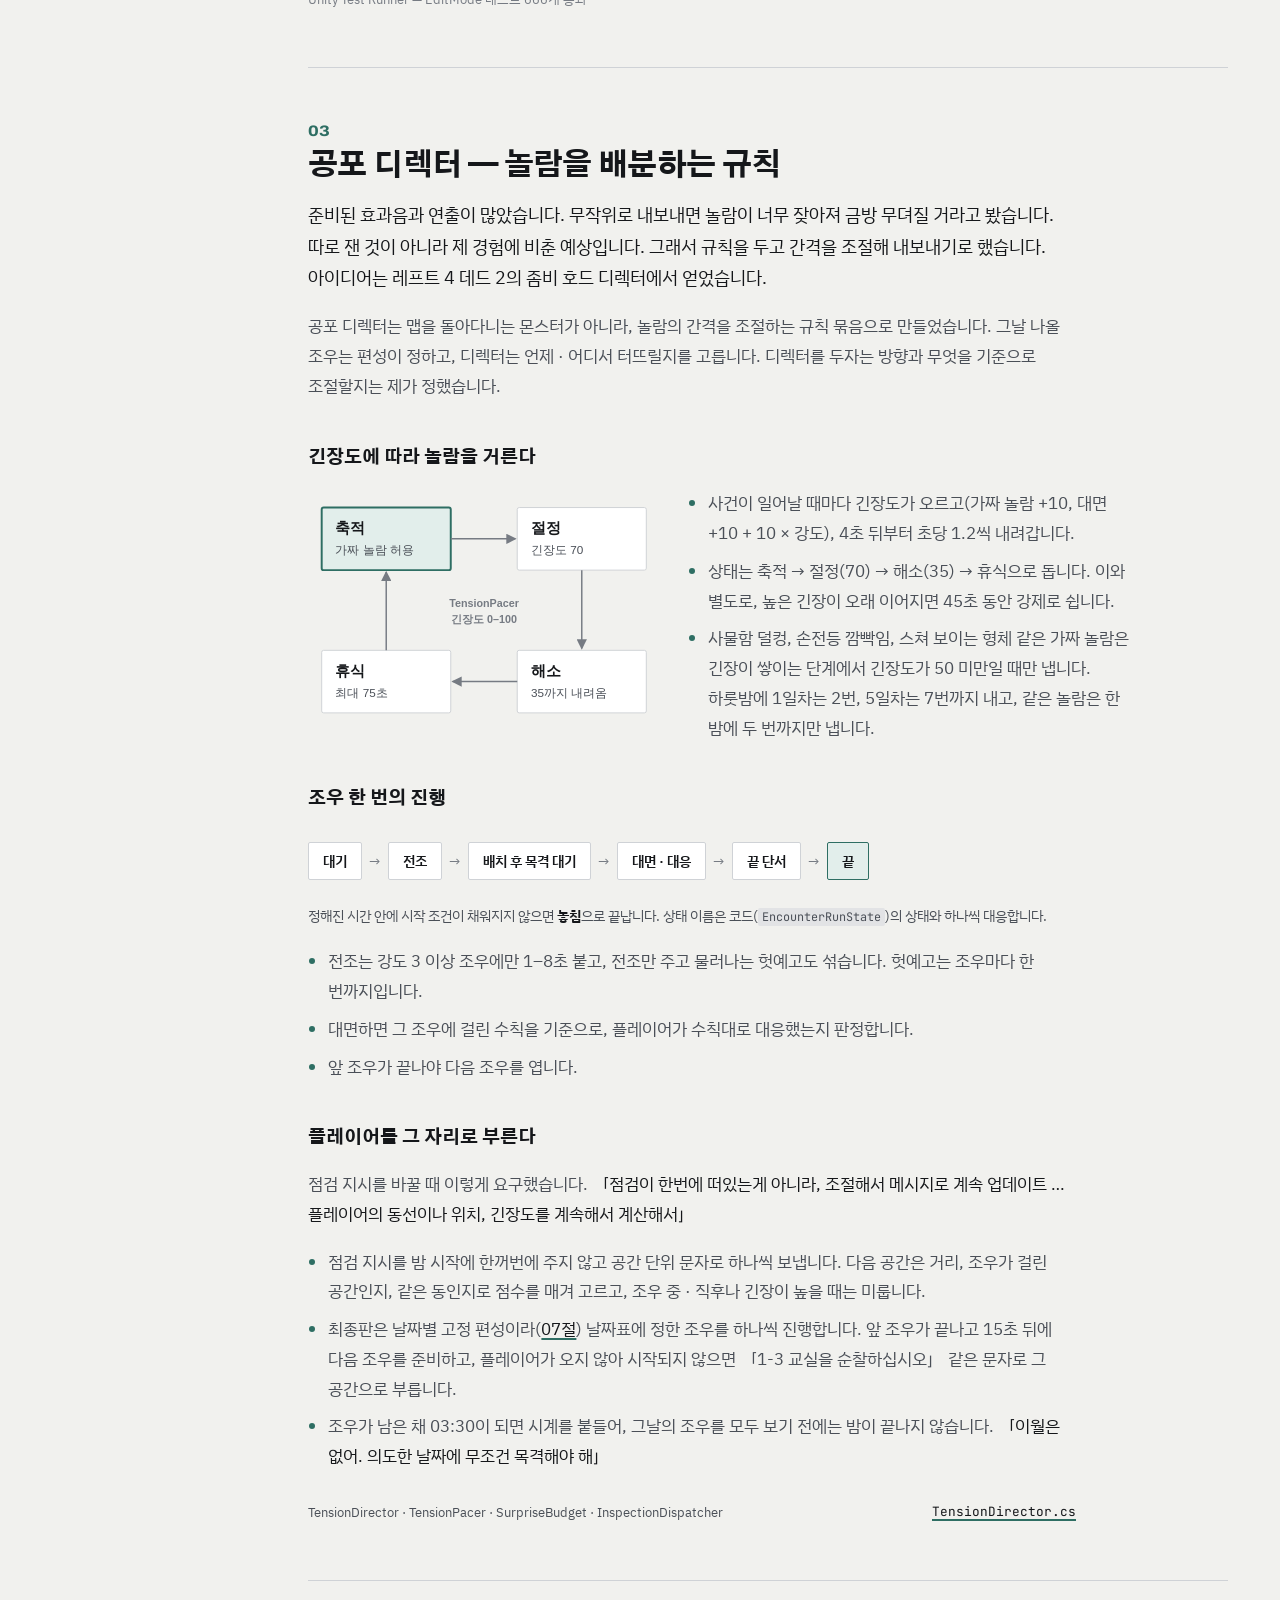
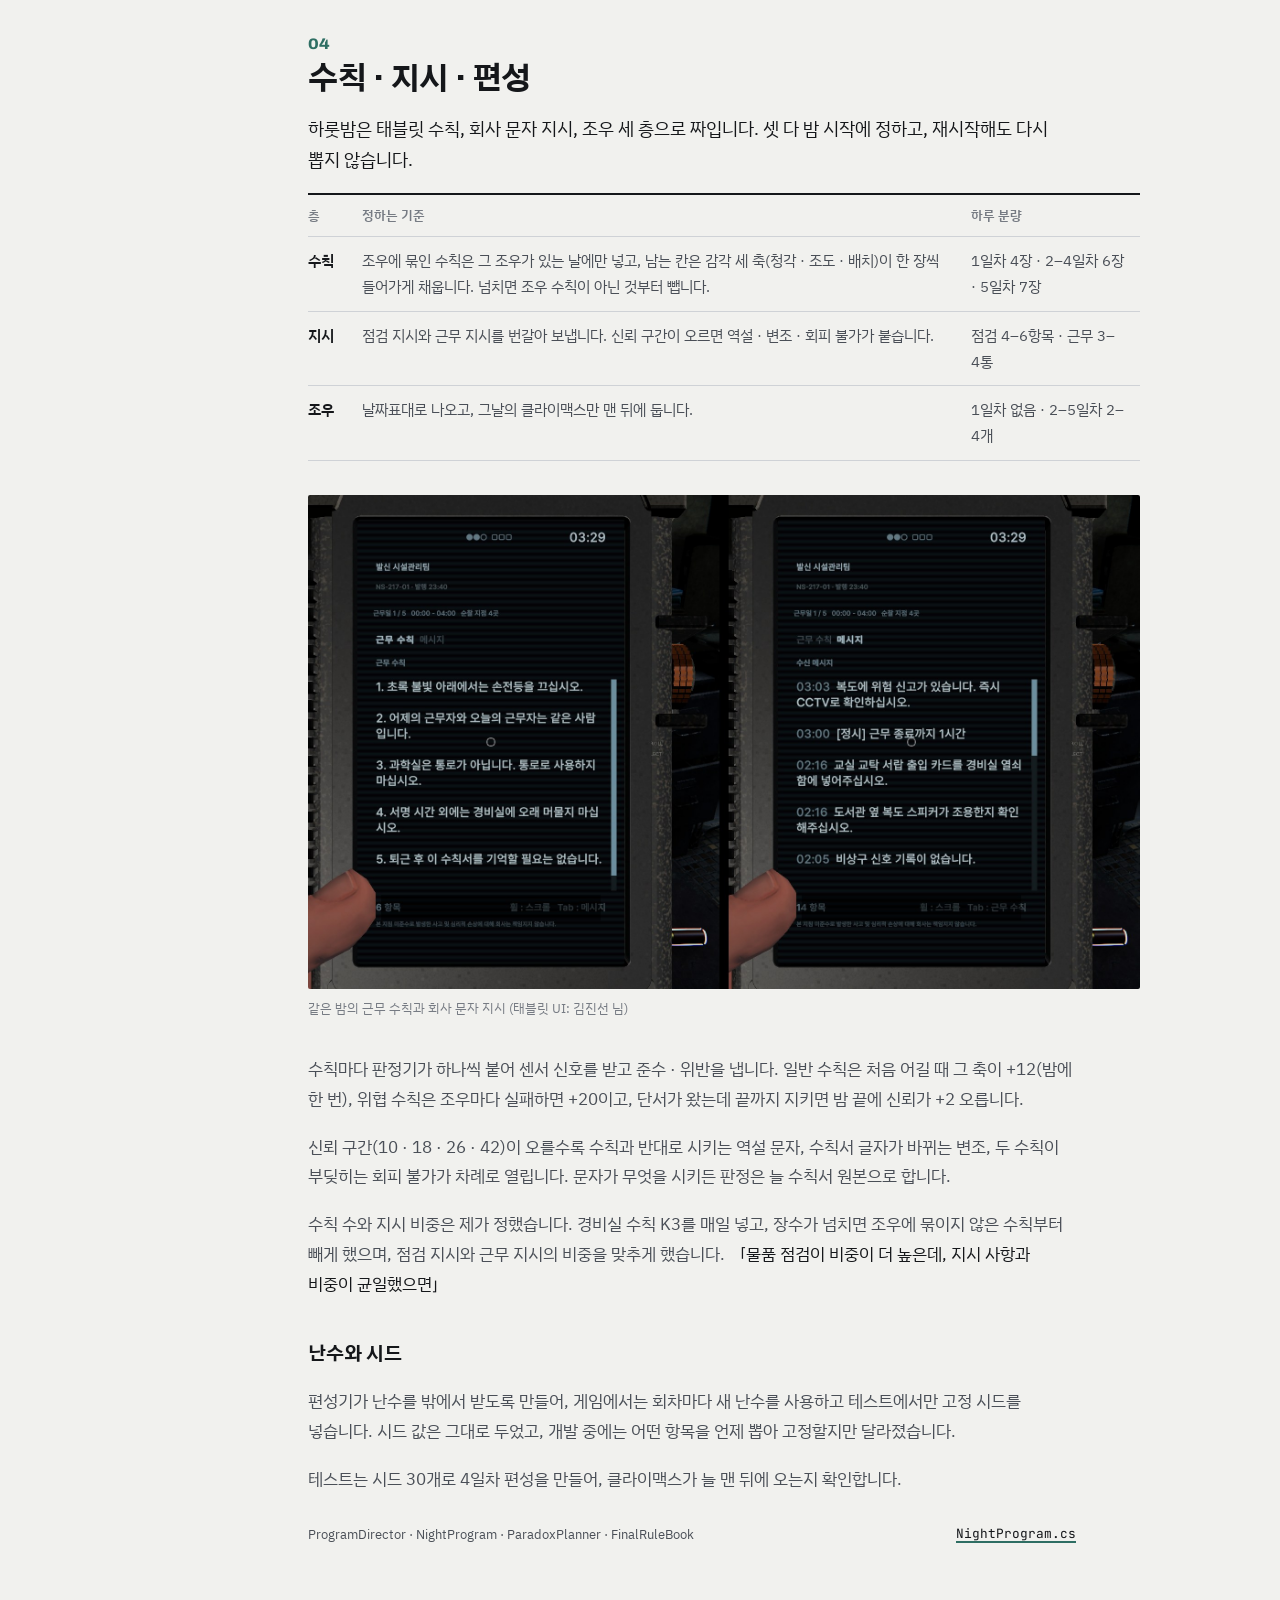
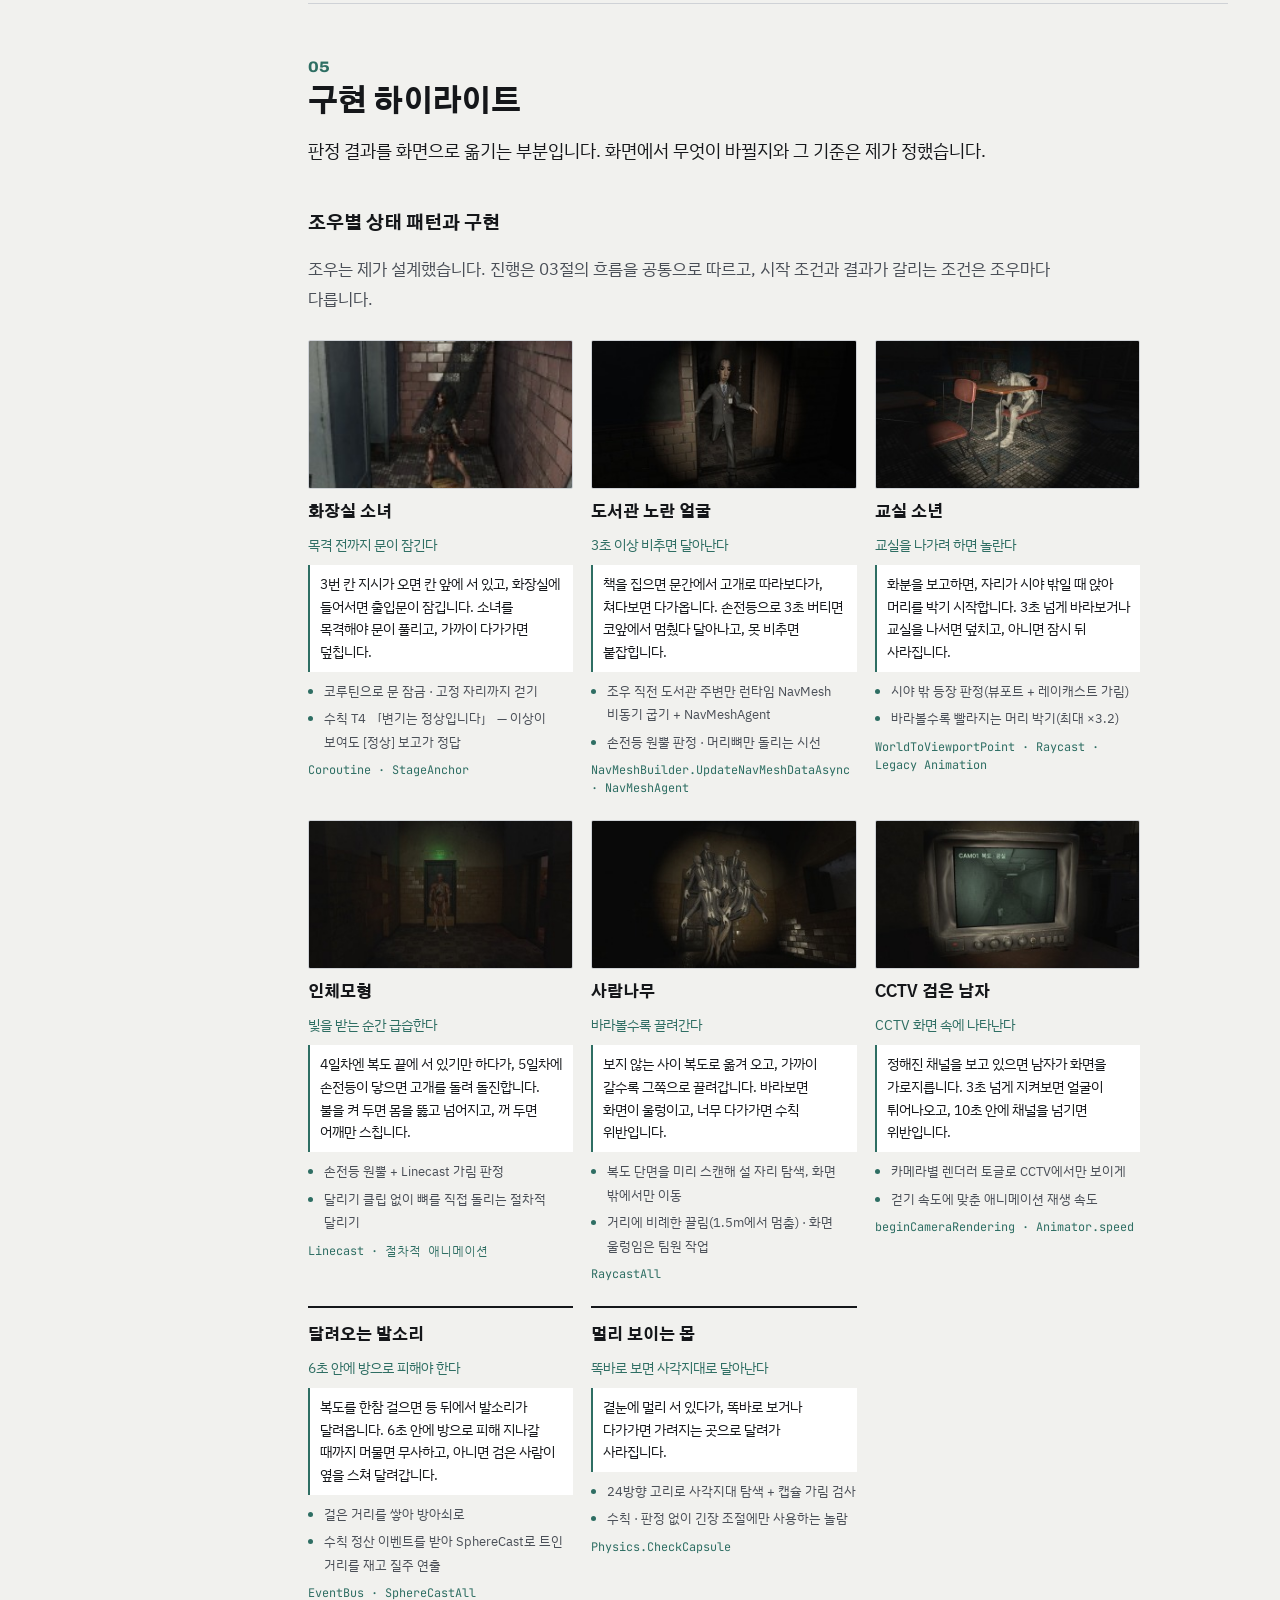
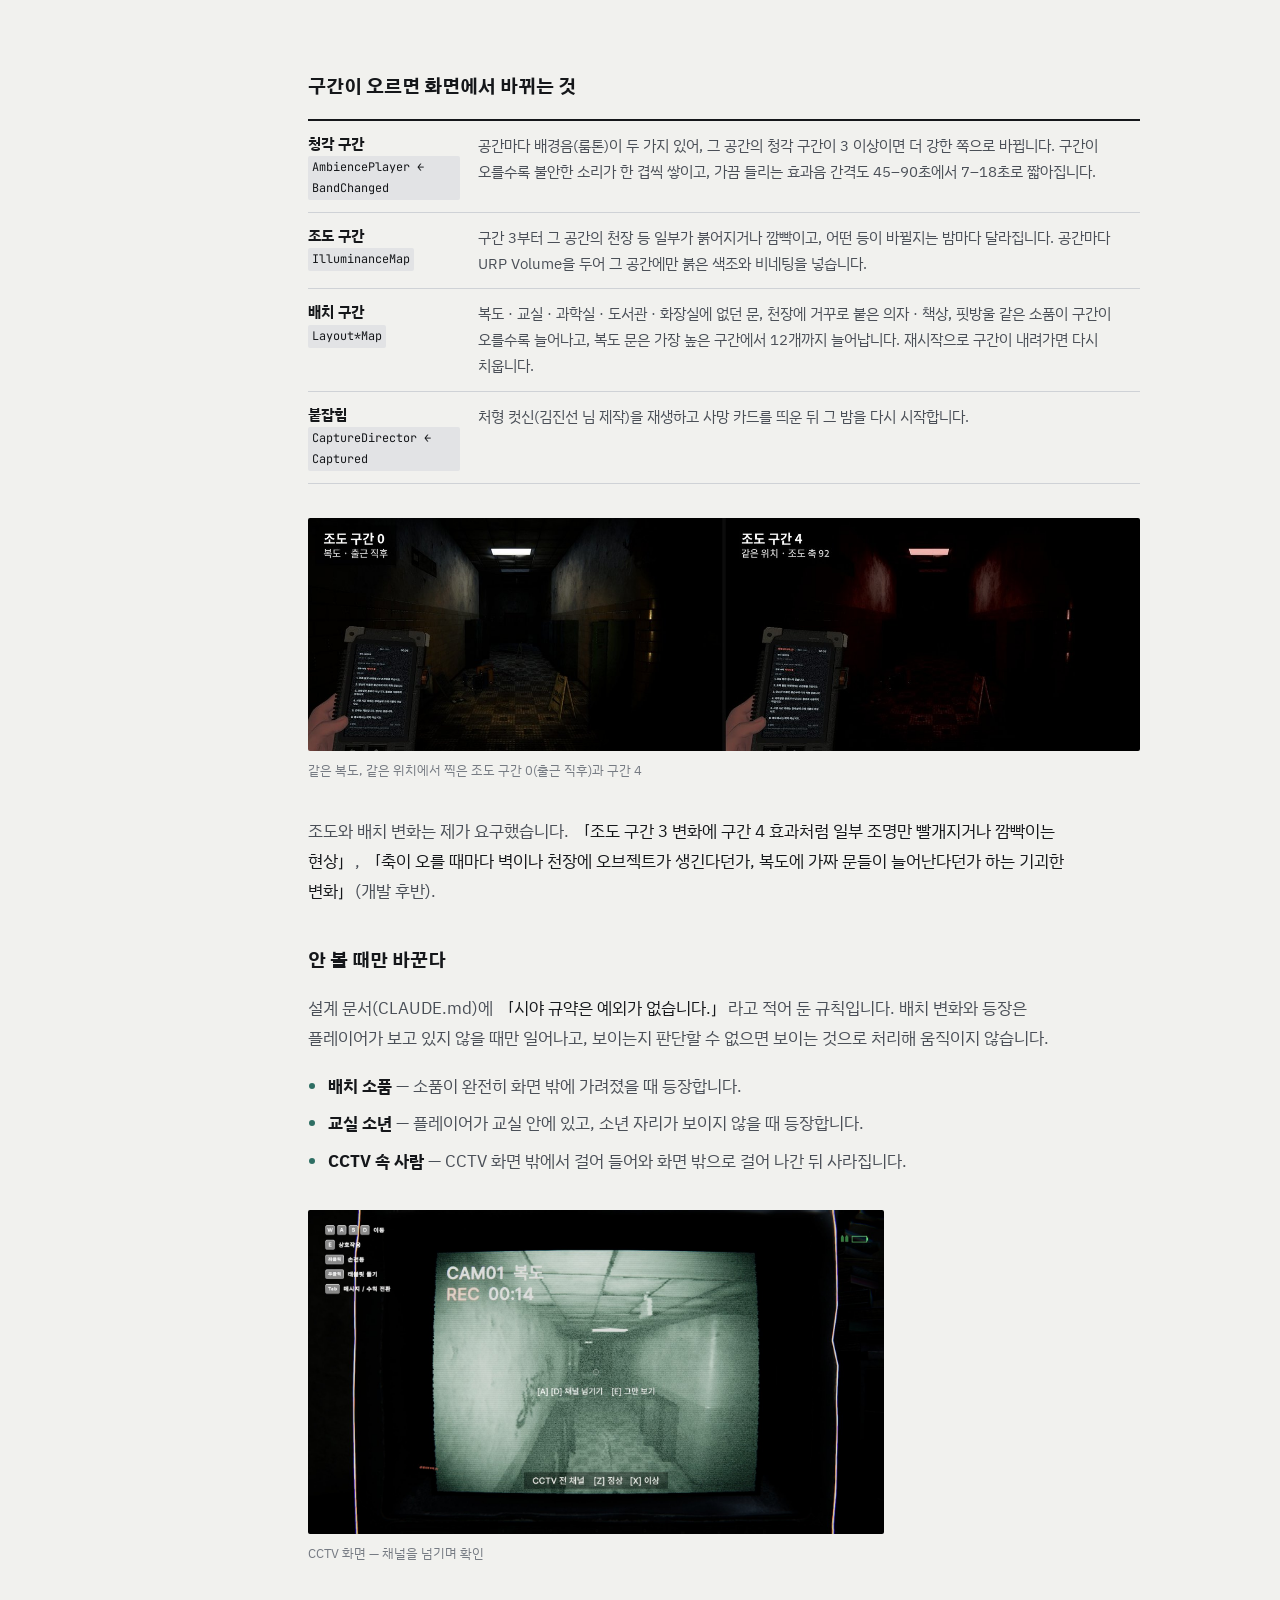
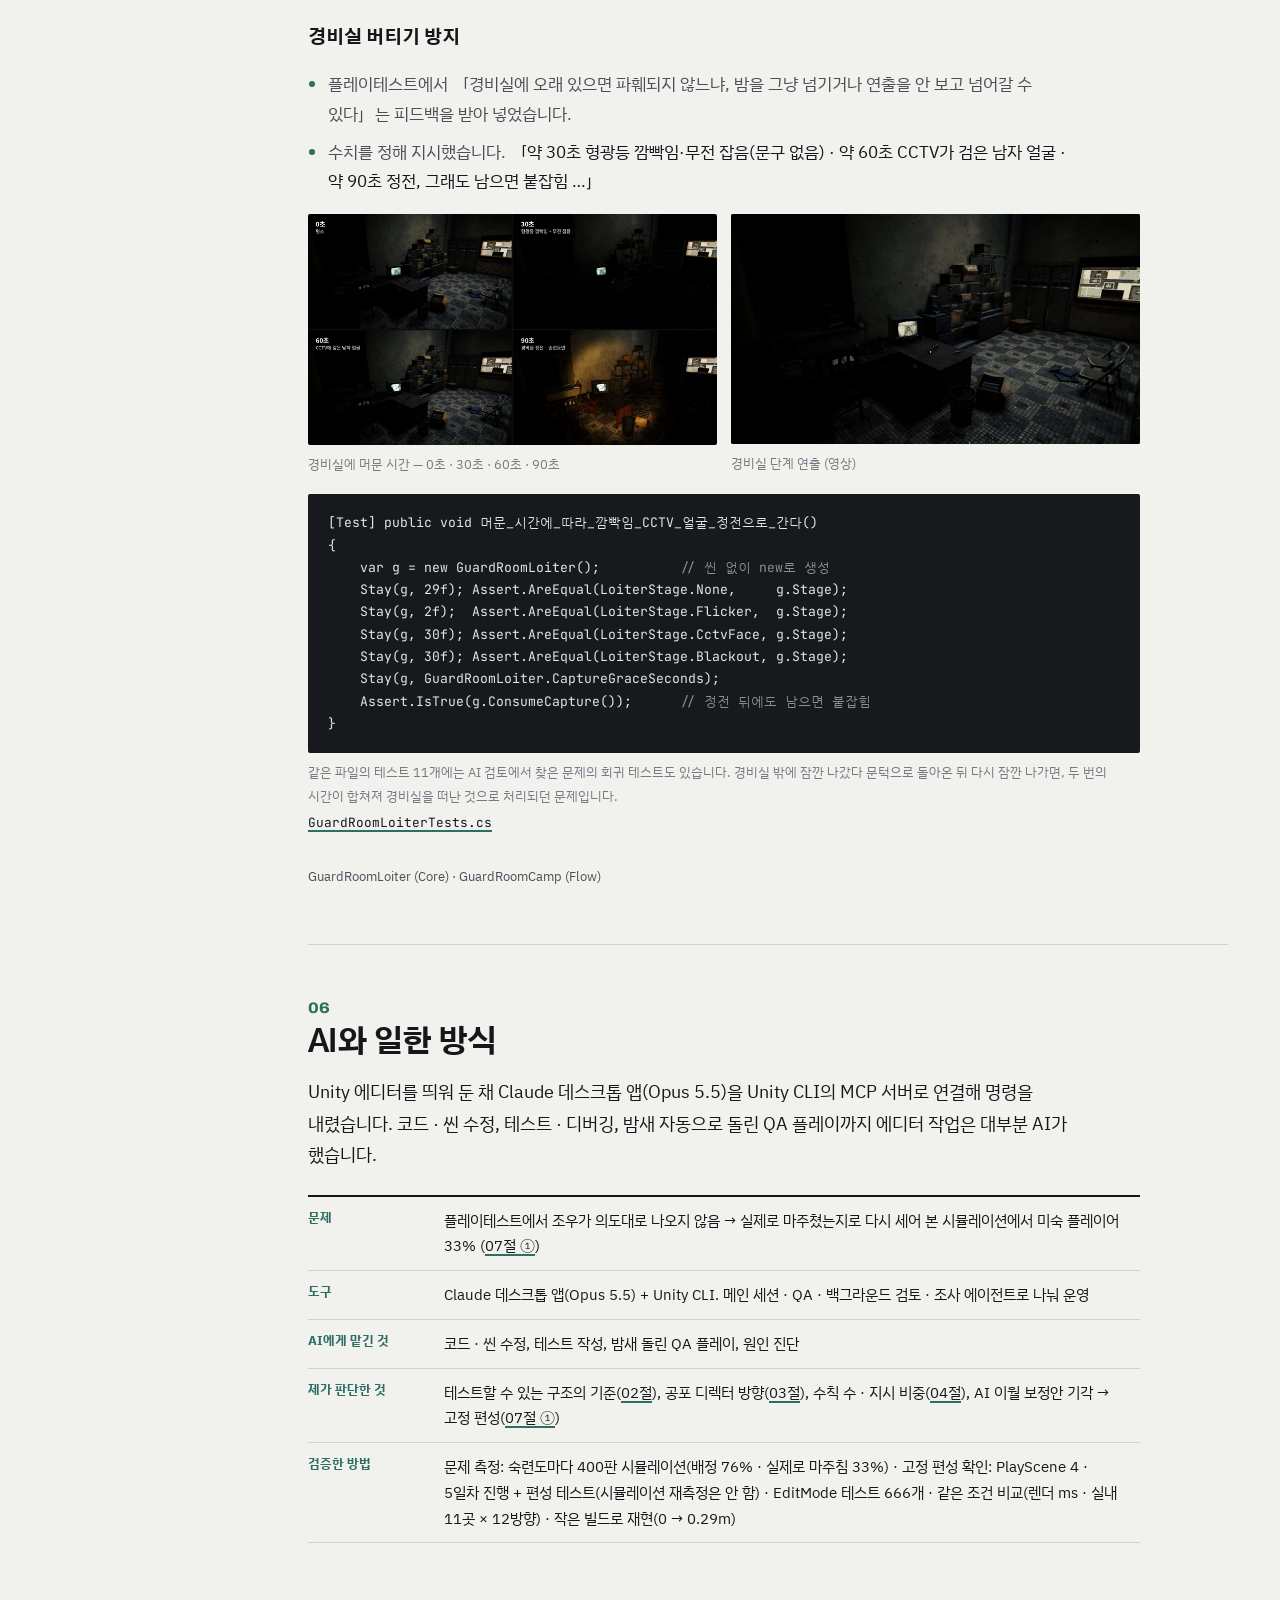
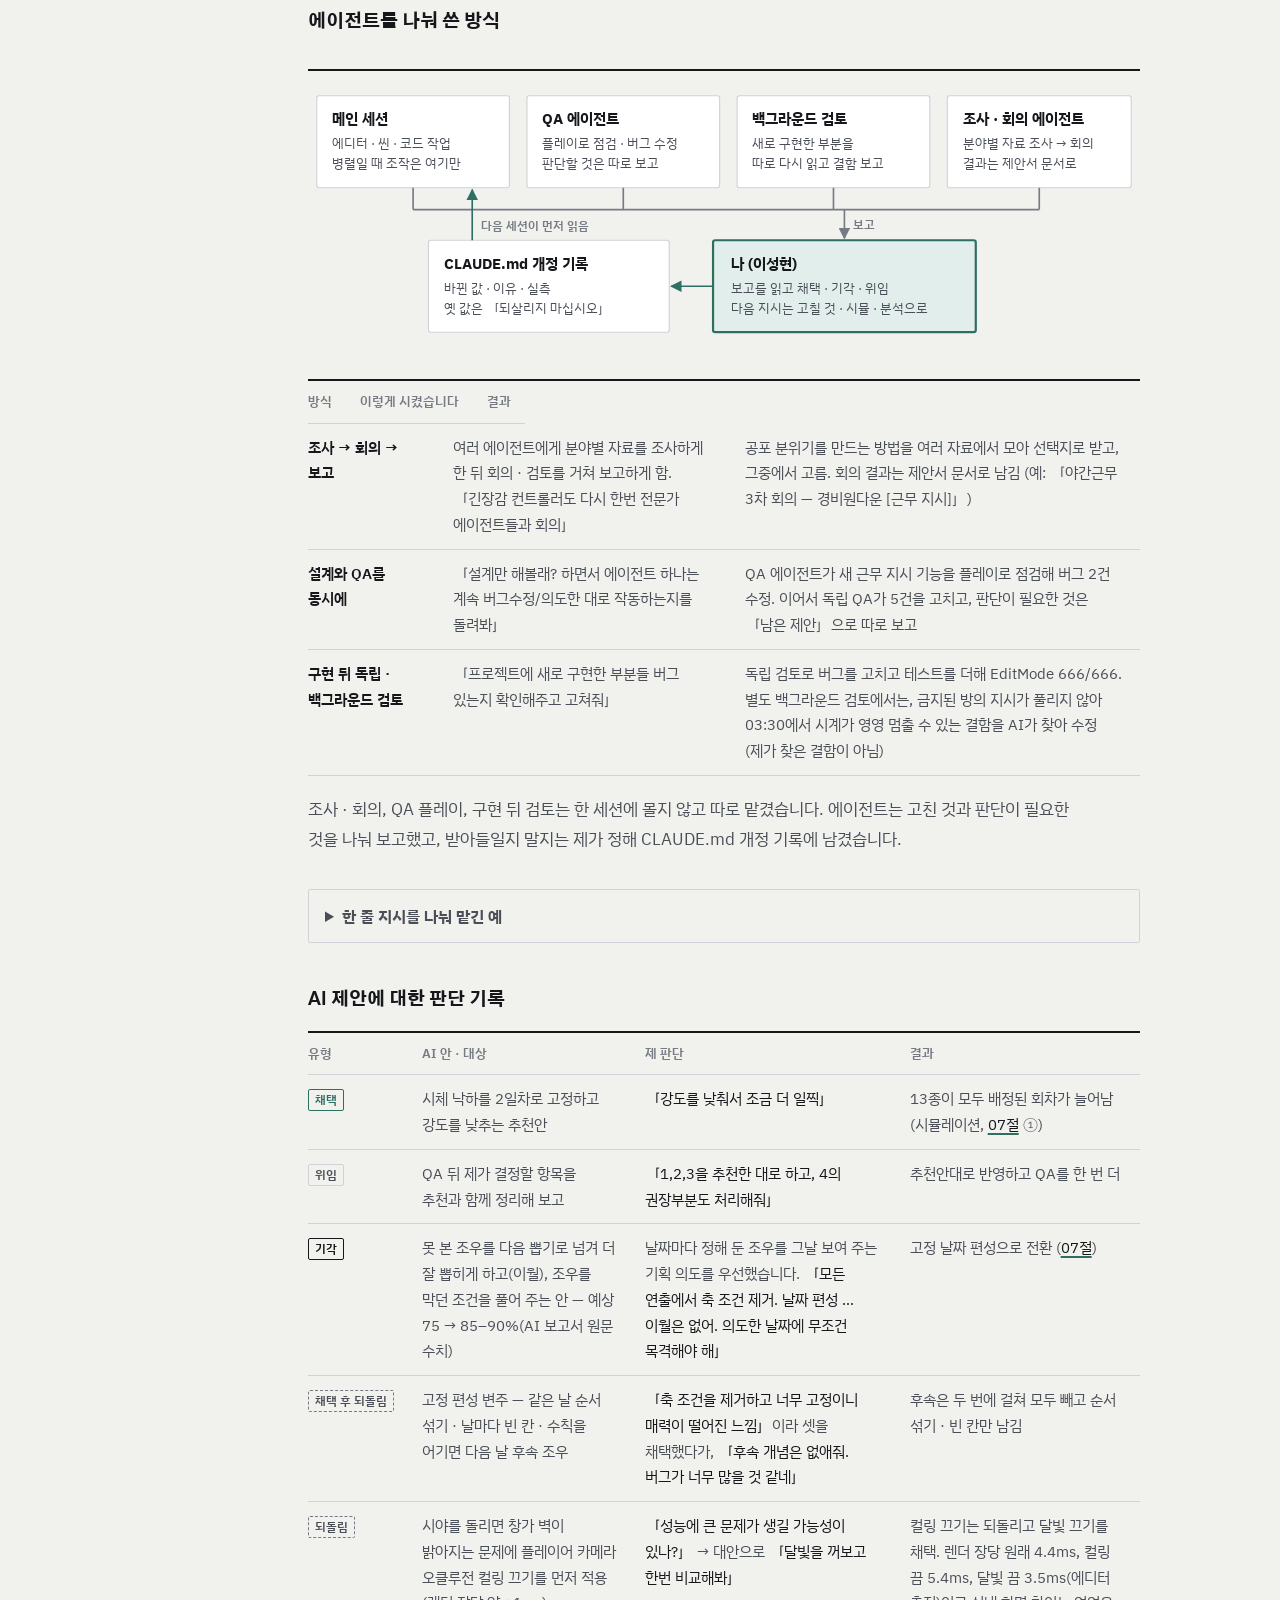
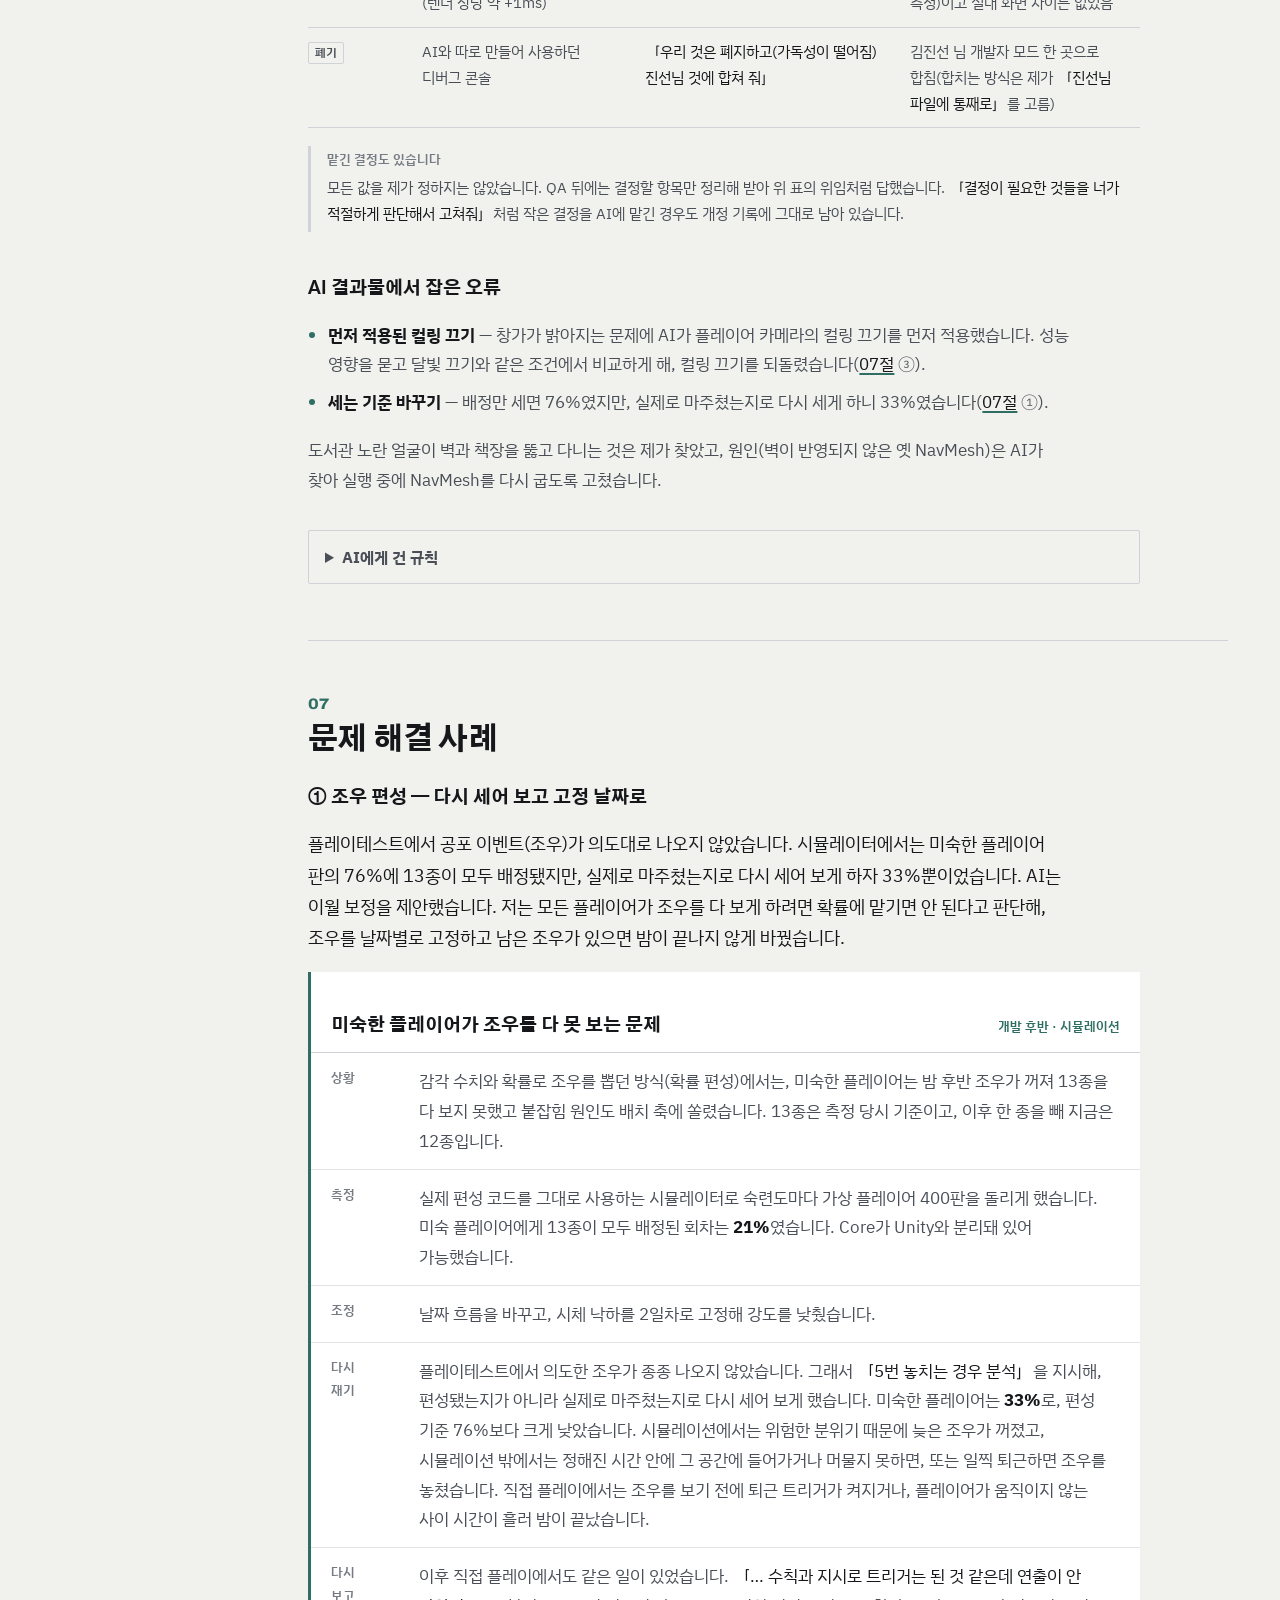
<file: projects/instruction.html>
<!DOCTYPE html>
<html lang="ko">
<head>
<meta charset="UTF-8">
<meta name="viewport" content="width=device-width, initial-scale=1.0, viewport-fit=cover">
<title>INSTRUCTION | 이성현 포트폴리오</title>
<meta name="description" content="Unity 6 1인칭 공포 게임 INSTRUCTION — 시스템 프로그래밍, 빌드 대응, AI 협업 방식, 조우 편성">
<link rel="preconnect" href="https://fonts.googleapis.com">
<link rel="preconnect" href="https://fonts.gstatic.com" crossorigin>
<link rel="stylesheet" href="https://fonts.googleapis.com/css2?family=Archivo:wdth,wght@100..125,600..800&amp;family=Gothic+A1:wght@700;800&amp;family=IBM+Plex+Sans+KR:wght@400;600;700&amp;family=JetBrains+Mono:wght@400;600&amp;family=Nanum+Gothic+Coding&amp;display=swap">
<link rel="stylesheet" href="../assets/css/site.css?v=20261023k">
<link rel="stylesheet" href="../assets/css/ins-extra.css?v=20261023k">
</head>
<body data-project="instruction">
<div class="wrap topbar"><a class="back" href="../index.html">← 이성현 포트폴리오</a></div>
<div class="band band-ins">
  <img src="../assets/img/ins/band.jpg" alt="INSTRUCTION 경비실 책상 — 인게임 화면" width="1920" height="1080">
  <div class="band-text wrap">
    <span class="label">Unity 6 · C#</span>
    <h1 class="page-title">INSTRUCTION</h1>
    <p class="page-sub">폐교에서 근무수칙을 지키며 다섯 밤을 버티는 1인칭 공포 게임</p>
  </div>
</div>
<div class="wrap">

<header class="page-head">
  <p class="print-url">이성현 · 게임 클라이언트 프로그래머 · sum0heily@gmail.com · https://mintpink0.github.io</p>
  <dl class="facts-strip">
    <div><dt class="kr-label">기간</dt><dd>2026.08 – 2026.10<br>8주</dd></div>
    <div><dt class="kr-label">인원</dt><dd>4명 — 프로그래머 2<br>(판정 · 런타임 연동 / 조작 · UI · 컷신), 기획 1, 아트 1</dd></div>
    <div><dt class="kr-label">환경</dt><dd>Unity 6 (6000.3.17f1) · URP 17.3 · C# · Git LFS</dd></div>
    <div><dt class="kr-label">내 역할</dt><dd><b>시스템 프로그래밍 · 시스템 기획</b></dd></div>
  </dl>
  <p class="award"><span class="chip">우수상 · 참여 팀 중 1위</span><span>고용노동부 주최 · 대한상공회의소 주관 「2026 미래내일 일경험사업(프로젝트형)」 Design Your World : VARCO로 완성하는 게임 직무 (참여기업 NC AI), 2조 BrokenCompass</span></p>
  <p class="ai-line"><b>AI 사용</b> — Claude 데스크톱 앱(Opus 5.5)을 Unity CLI로 에디터에 연결해, 코드는 대부분 AI가 작성했습니다. 저는 직접 플레이하며 문제를 찾고, 수치와 검증 기준을 정하고, AI 안을 채택할지 기각할지 판단했습니다. 담당 범위는 수칙 판정, 공포 축, 조우 편성(그날 나올 몬스터 · 사건 이벤트와 수칙 배정), 공포 디렉터, 그리고 판정 결과로 조명 · CCTV · 조우 · 붙잡힘을 움직이는 코드입니다.</p>
  <div class="btns">
    <a class="btn btn-main" href="https://youtu.be/4G3LkPagvS8" target="_blank" rel="noopener">플레이 영상</a>
    <a class="btn" href="https://github.com/KimJinsun610/NCAI_BrokenCompass" target="_blank" rel="noopener">팀 저장소</a>
    <a class="btn" href="https://github.com/KimJinsun610/NCAI_BrokenCompass/tree/main/horror%20house/Assets/_Game" target="_blank" rel="noopener">담당 코드 (Assets/_Game · AI 작성)</a>
    <a class="btn" href="https://github.com/KimJinsun610/NCAI_BrokenCompass/commits/main/?author=mintpink0" target="_blank" rel="noopener">제 커밋 기록</a>
  </div>
  <p class="print-url">영상 https://youtu.be/4G3LkPagvS8 · 저장소 https://github.com/KimJinsun610/NCAI_BrokenCompass · 담당 코드(AI 작성) horror house/Assets/_Game (Scripts · Flow · Tests)</p>
</header>

<div class="layout">
  <nav class="toc" aria-label="목차">
    <span class="label">목차</span>
    <a data-n="01" href="#game">게임과 역할</a>
    <a data-n="02" href="#arch">구조</a>
    <a data-n="03" href="#director">공포 디렉터</a>
    <a data-n="04" href="#rules">수칙 · 지시 · 편성</a>
    <a data-n="05" href="#impl">구현 하이라이트</a>
    <a data-n="06" href="#ai">AI와 일한 방식</a>
    <a data-n="07" href="#ts-schedule">문제 해결 사례</a>
    <a data-n="08" href="#limits">한계와 다시 만든다면</a>
  </nav>

  <main class="content">


    <section id="game">
      <h2><span class="num">01</span>게임과 제 역할</h2>
      <p class="lead">야간 경비원이 되어 태블릿의 근무수칙을 지키며 5일 동안 학교를 순찰합니다. 하루는 출근 → 회사 문자 지시 → 점검 → 몬스터 조우 → 판정 → 퇴근 · 근무일지 순서로 흐릅니다.</p>
      <a class="video no-print" href="https://youtu.be/4G3LkPagvS8" target="_blank" rel="noopener">
        <img src="../assets/img/ins/video-poster.jpg" alt="" width="1280" height="720" loading="lazy">
        <span class="play"><span class="play-icon" aria-hidden="true"></span>INSTRUCTION 플레이 영상 · YouTube</span>
      </a>
      <p>수칙을 어기면 보이지 않는 <b>청각 · 조도 · 배치</b> 축이 오르고, 오를수록 학교의 소리 · 조명 · 배치가 변합니다. 한 축이라도 끝까지 오르면 붙잡혀 그 밤을 다시 시작합니다. 수칙을 잘 지키면 <b>신뢰</b>가 오릅니다. 신뢰가 높을수록 수칙서 글자가 바뀌는 변조, 수칙과 반대로 시키는 회사 문자(역설), 두 수칙이 부딪히는 딜레마가 늘어나, 잘하는 플레이어일수록 수칙 자체를 의심하게 됩니다.</p>
      <figure class="fig-mid"><img src="../assets/img/ins/inspection.jpg" alt="점검 화면 — 정상 또는 이상 보고" width="525" height="327" loading="lazy"><figcaption>점검 화면 — 플레이어의 정상 / 이상 보고가 맞았는지 판정합니다</figcaption></figure>


      <h3>팀과 역할</h3>
      <div class="tbl">
        <table>
          <thead><tr><th>이름</th><th>역할</th><th>맡은 일</th></tr></thead>
          <tbody>
            <tr class="me"><td>이성현</td><td>시스템 프로그래밍<br>시스템 기획</td><td>수칙 판정 · 공포 축 · 편성(수칙 덱 · 조우 · 문자) 규칙과 데이터, 판정 센서(문 · 손전등 · 응시 · 근접 · 공간 출입), 공포 디렉터, 판정 결과로 조명 · 정전 · CCTV · 조우 · 붙잡힘 흐름 · 경비실 · 사운드를 구동하는 코드, 게임 규칙 · 수칙 공동 기획</td></tr>
            <tr><td>김진선</td><td>클라이언트 프로그래밍</td><td>게임 플로우 · 씬 전환, 1인칭 조작, 태블릿 · 결과창 UI, 공포 연출 프리셋, 축별 사망 컷신, 화면 효과, 개발자 모드, 형상관리</td></tr>
            <tr><td>김현웅</td><td>기획 · 사운드</td><td>사운드 리소스 제작(VARCO Sound), 게임 수칙 공동 기획, 시나리오</td></tr>
            <tr><td>박재은</td><td>아트</td><td>맵 구성, 소품, 몬스터 모델 · 디자인(VARCO 3D), 애니메이션, UI</td></tr>
          </tbody>
        </table>
      </div>
      <p>프로그래머 둘은 <b>판정 · 런타임 연동</b>(저)과 <b>조작 · UI · 컷신</b>(김진선 님)으로 나눴습니다. 김진선 님은 연출 프리셋, 컷신, 화면 효과, UI처럼 화면에 보이는 부분을 만들었고, 저는 판정, 언제 어디서 어떤 연출을 부를지 정하는 디렉터 · 편성, 그리고 판정 결과에 따라 조명 · CCTV · 조우 몬스터를 움직이는 코드를 맡았습니다. 서로의 파일은 고치지 않기로 정하고, 두 파트는 이벤트(<code>EventBus</code>)와 공개 API로 연결했습니다. 다만 디버깅 모드를 하나로 합칠 때는 제 결정으로 김진선 님의 개발자 모드 파일에 직접 합쳤습니다.</p>
      <ul>
        <li><b>고치지 않고 확장하기.</b> 김진선 님의 사망 컷신 Timeline은 그대로 둔 채 재생되는 인스턴스만 보정했습니다.</li>
        <li><b>씬 충돌 줄이기.</b> 근무 씬 전용 컴포넌트를 씬 파일에 넣지 않고 실행할 때 코드로 붙였습니다(<code>RuntimeInitializeOnLoadMethod</code>). 덕분에 씬 병합 충돌과 Git LFS 잠금 대기가 줄었습니다.</li>
        <li><b>아트와 병렬로.</b> 모델이 확정되기 전에는 대역(임시 모델, Stand-in)으로 조우를 먼저 만들고, 모델이 오면 파일만 교체했습니다.</li>
      </ul>
    </section>

    <section id="arch">
      <h2><span class="num">02</span>구조 — 규칙(Core)과 화면(Flow)</h2>
      <p class="lead">판정 로직은 Unity에 의존하지 않는 일반 C#으로, 화면에 그리는 부분은 MonoBehaviour로 나눴습니다. asmdef로 Core가 Flow를 참조하지 못하게 막았고, Core에서 Flow로는 EventBus 이벤트로만 알립니다.</p>
      <p>구조는 AI에게 여러 안을 받은 뒤, 판정 시스템이 없어도 밖에서 축 값을 넣어 볼 수 있는 안으로 골라 달라고 했습니다. 근무 씬이 저장소에 처음 올라온 9월 17일보다 먼저, 축 값을 읽는 인터페이스(<code>IFearAxisReader</code>)를 인스펙터 슬라이더로 구현해 테스트 씬에서 조도 · 청각 변화를 확인했습니다(<a href="https://github.com/KimJinsun610/NCAI_BrokenCompass/commit/583b914" target="_blank" rel="noopener">커밋</a>). 테스트 씬과 슬라이더는 10월 3일에 지웠고(<a href="https://github.com/KimJinsun610/NCAI_BrokenCompass/commit/ebf74d6" target="_blank" rel="noopener">커밋</a>), 지금은 실제 축 시스템이 같은 인터페이스를 구현합니다.</p>
      <figure class="dg wide archdg">
        <svg class="dg-wide" viewBox="0 0 760 352" role="img" aria-label="구조도. 센서(Flow)가 JudgeSignal을 NightRun.Send와 Tick으로 Core에 보냅니다. Core 안에서 판정 책이 공포 축과 구간을 올리고, 공포 디렉터가 언제 무엇을 터뜨릴지 정하고, 점검표가 보고를 정산합니다. Core는 EventBus의 BandChanged, Captured, DirectionEmitted 이벤트로만 Flow의 조명·소리, 붙잡힘, 조우 연출에 알립니다.">
          <defs>
            <marker id="ah-a" viewBox="0 0 8 8" refX="7" refY="4" markerWidth="7" markerHeight="7" orient="auto-start-reverse"><path class="ah" d="M0,0 L8,4 L0,8 z"/></marker>
            <marker id="ahp-a" viewBox="0 0 8 8" refX="7" refY="4" markerWidth="7" markerHeight="7" orient="auto-start-reverse"><path class="ah-p" d="M0,0 L8,4 L0,8 z"/></marker>
          </defs>
          <text class="lb" x="10" y="22">FLOW · MonoBehaviour</text>
          <rect class="box" x="10" y="118" width="150" height="124" rx="2"/>
          <text class="t" x="24" y="144">센서</text>
          <text class="s" x="24" y="168">공간 출입 · 응시</text>
          <text class="s" x="24" y="186">손전등 원뿔 15° · 8m</text>
          <text class="s" x="24" y="204">자세 · 달리기</text>
          <text class="s" x="24" y="226">0.1초 간격 측정</text>
          <path class="ln" d="M160 180 H226" marker-end="url(#ah-a)"/>
          <text class="lb" x="164" y="160">Judge</text>
          <text class="lb" x="164" y="173">Signal</text>
          <rect class="core-zone" x="200" y="34" width="356" height="308" rx="3"/>
          <text class="lb lb-p" x="214" y="56">CORE · NightDuty.Core.asmdef (참조 없음)</text>
          <text class="s" x="214" y="74">Unity를 모르는 일반 C# — new만 하면 돌아감</text>
          <rect class="box" x="228" y="96" width="92" height="232" rx="2"/>
          <text class="t" x="240" y="122">NightRun</text>
          <text class="s" x="240" y="146">입구</text>
          <text class="s" x="240" y="170">Send</text>
          <text class="s" x="240" y="188">Tick(dt)</text>
          <path class="ln" d="M320 132 H338 M320 212 H338 M320 292 H338" marker-end="url(#ah-a)"/>
          <rect class="box" x="340" y="96" width="200" height="72" rx="2"/>
          <text class="t" x="352" y="120">판정 책 → 공포 축 → 구간</text>
          <text class="s" x="352" y="142">수칙별 판정기 · 축 0–99</text>
          <text class="s" x="352" y="158">구간은 그 밤엔 내려가지 않음</text>
          <rect class="box" x="340" y="176" width="200" height="72" rx="2"/>
          <text class="t" x="352" y="200">공포 디렉터 · 편성</text>
          <text class="s" x="352" y="222">언제 · 어디서 무엇을 부를지</text>
          <text class="s" x="352" y="238">난수 주입 — 테스트는 고정 시드</text>
          <rect class="box" x="340" y="256" width="200" height="72" rx="2"/>
          <text class="t" x="352" y="280">점검표</text>
          <text class="s" x="352" y="302">정상 / 이상 보고 정산</text>
          <path class="ln-p" d="M540 116 H604" marker-end="url(#ahp-a)"/>
          <path class="ln-p" d="M540 150 H560 V178 H604" marker-end="url(#ahp-a)"/>
          <path class="ln-p" d="M540 212 H560 V246 H604" marker-end="url(#ahp-a)"/>
          <text class="lb lb-p" x="566" y="94">EventBus</text>
          <text class="lb" x="606" y="22">FLOW · 연출</text>
          <rect class="box" x="606" y="92" width="144" height="50" rx="2"/>
          <text class="t" x="618" y="114">조명 · 소리</text>
          <text class="s" x="618" y="132">BandChanged</text>
          <rect class="box" x="606" y="154" width="144" height="50" rx="2"/>
          <text class="t" x="618" y="176">붙잡힘</text>
          <text class="s" x="618" y="194">Captured</text>
          <rect class="box" x="606" y="222" width="144" height="50" rx="2"/>
          <text class="t" x="618" y="244">조우 연출</text>
          <text class="s" x="618" y="262">DirectionEmitted</text>
          <text class="s" x="606" y="300">그 밖에 정전 · CCTV · 오디오</text>
        </svg>
        <svg class="dg-narrow" viewBox="0 0 340 650" role="img" aria-label="구조도. 센서(Flow)가 JudgeSignal을 NightRun으로 보내고, Core 안의 판정 책·공포 디렉터·점검표가 처리한 결과는 EventBus 이벤트로만 Flow의 조명·소리, 붙잡힘, 조우 연출에 알립니다.">
          <defs>
            <marker id="ah-an" viewBox="0 0 8 8" refX="7" refY="4" markerWidth="7" markerHeight="7" orient="auto-start-reverse"><path class="ah" d="M0,0 L8,4 L0,8 z"/></marker>
            <marker id="ahp-an" viewBox="0 0 8 8" refX="7" refY="4" markerWidth="7" markerHeight="7" orient="auto-start-reverse"><path class="ah-p" d="M0,0 L8,4 L0,8 z"/></marker>
          </defs>
          <text class="lb" x="10" y="16">FLOW · MonoBehaviour</text>
          <rect class="box" x="10" y="26" width="320" height="70" rx="2"/>
          <text class="t" x="24" y="50">센서 — 0.1초 간격 측정</text>
          <text class="s" x="24" y="70">공간 출입 · 응시 · 손전등 원뿔 15° · 8m</text>
          <text class="s" x="24" y="86">자세 · 달리기</text>
          <path class="ln" d="M170 96 V128" marker-end="url(#ah-an)"/>
          <text class="lb" x="178" y="116">JudgeSignal → Send · Tick</text>
          <rect class="core-zone" x="4" y="132" width="332" height="352" rx="3"/>
          <text class="lb lb-p" x="16" y="152">CORE · asmdef 참조 없음</text>
          <text class="s" x="16" y="170">Unity를 모르는 일반 C#</text>
          <rect class="box" x="16" y="182" width="308" height="44" rx="2"/>
          <text class="t" x="28" y="209">NightRun — 입구</text>
          <path class="ln" d="M170 226 V242" marker-end="url(#ah-an)"/>
          <rect class="box" x="16" y="244" width="308" height="70" rx="2"/>
          <text class="t" x="28" y="267">판정 책 → 공포 축 → 구간</text>
          <text class="s" x="28" y="287">수칙별 판정기 · 축 0–99</text>
          <text class="s" x="28" y="303">구간은 그 밤엔 내려가지 않음</text>
          <rect class="box" x="16" y="322" width="308" height="70" rx="2"/>
          <text class="t" x="28" y="345">공포 디렉터 · 편성</text>
          <text class="s" x="28" y="365">언제 · 어디서 무엇을 부를지</text>
          <text class="s" x="28" y="381">난수 주입 — 테스트는 고정 시드</text>
          <rect class="box" x="16" y="400" width="308" height="70" rx="2"/>
          <text class="t" x="28" y="424">점검표</text>
          <text class="s" x="28" y="446">정상 / 이상 보고 정산</text>
          <path class="ln-p" d="M170 484 V516" marker-end="url(#ahp-an)"/>
          <text class="lb lb-p" x="178" y="504">EventBus 이벤트로만</text>
          <text class="lb" x="10" y="534">FLOW · 연출</text>
          <rect class="box" x="10" y="542" width="104" height="62" rx="2"/>
          <text class="t" x="20" y="564">조명 · 소리</text>
          <text class="s" x="20" y="584">BandChanged</text>
          <rect class="box" x="118" y="542" width="104" height="62" rx="2"/>
          <text class="t" x="128" y="564">붙잡힘</text>
          <text class="s" x="128" y="584">Captured</text>
          <rect class="box" x="226" y="542" width="104" height="62" rx="2"/>
          <text class="t" x="236" y="564">조우 연출</text>
          <text class="s" x="236" y="584">Direction</text>
          <text class="s" x="236" y="598">Emitted</text>
          <text class="s" x="10" y="632">그 밖에 정전 · CCTV · 오디오</text>
        </svg>
        <figcaption>Flow → Core는 <code>Send</code> · <code>Tick</code> 두 호출, Core → Flow는 <code>EventBus</code> 이벤트뿐입니다.</figcaption>
      </figure>
      <figure class="wide"><img src="../assets/img/ins/zones-map.jpg" alt="씬 뷰 위에서 본 학교 평면 — 공간 구역 상자, 점검 지점, 판정 대상 이름이 색으로 표시됨" width="1275" height="665" loading="lazy"><figcaption>판정 센서가 사용하는 공간 구역, 점검 지점, 판정 대상을 씬 뷰에 표시한 화면</figcaption></figure>
      <p>Flow는 <code>NightRun</code>의 공개 정적 멤버로 밤을 시작 · 진행 · 종료하고 현재 상태를 읽습니다. 반대로 Core는 Flow를 직접 호출하지 않고, 구간 변화 같은 이벤트(<code>BandChanged</code> · <code>DirectionEmitted</code> · <code>Captured</code>)만 보냅니다. 연출은 축 수치가 아니라 구간을 보고 바뀝니다.</p>
      <ul>
        <li><b>게임을 켜지 않고 검증.</b> Core는 <code>new</code>만 하면 돌아가므로 자동 테스트와 밸런스 시뮬레이션을 에디터에서 바로 돌렸습니다. <a href="https://github.com/KimJinsun610/NCAI_BrokenCompass/tree/main/horror%20house/Assets/_Game/Tests/EditMode" target="_blank" rel="noopener">테스트 폴더</a></li>
        <li><b>의존 방향은 컴파일 단계에서 막기.</b> asmdef로 Core가 Flow를 참조하지 못하게 해서, 축이 올랐다고 Core에서 바로 불을 끄는 코드는 아예 컴파일되지 않게 했습니다.</li>
        <li><b>새 코드를 어디 둘지 정해 둠.</b> 고르는 코드는 편성 · 디렉터, 판단하는 코드는 판정 · 점검, 수치를 올리는 코드는 축, 화면에 그리는 코드는 Flow에 둡니다.</li>
      </ul>
      <figure class="fig-runner"><img src="../assets/img/ins/test-runner-top.png" alt="Unity Test Runner EditMode 화면 — 666개 테스트 모두 통과" width="900" height="116" loading="lazy"><figcaption>Unity Test Runner — EditMode 테스트 666개 통과</figcaption></figure>
    </section>

    <section id="director">
      <h2><span class="num">03</span>공포 디렉터 — 놀람을 배분하는 규칙</h2>
      <p class="lead">준비된 효과음과 연출이 많았습니다. 무작위로 내보내면 놀람이 너무 잦아져 금방 무뎌질 거라고 봤습니다. 따로 잰 것이 아니라 제 경험에 비춘 예상입니다. 그래서 규칙을 두고 간격을 조절해 내보내기로 했습니다. 아이디어는 레프트 4 데드 2의 좀비 호드 디렉터에서 얻었습니다.</p>
      <p>공포 디렉터는 맵을 돌아다니는 몬스터가 아니라, 놀람의 간격을 조절하는 규칙 묶음으로 만들었습니다. 그날 나올 조우는 편성이 정하고, 디렉터는 언제 · 어디서 터뜨릴지를 고릅니다. 디렉터를 두자는 방향과 무엇을 기준으로 조절할지는 제가 정했습니다.</p>

      <h3>긴장도에 따라 놀람을 거른다</h3>
      <div class="dir-pacer">
        <figure class="pacer-fig">
          <svg viewBox="0 0 360 250" role="img" aria-label="긴장도 조절기 상태 순환. 축적에서 긴장도 70이면 절정, 내려가 35면 해소, 이어 휴식, 다시 축적. 가짜 놀람은 축적 상태이고 긴장도 50 미만일 때만 허용됩니다."><style>.pf-b{fill:var(--surface,#fff);stroke:var(--line,#d6d7d1);stroke-width:1}.pf-m{fill:var(--p-soft,#e3eeeb);stroke:var(--p,#2e6e63);stroke-width:2}.pf-t{font:700 15px/1 sans-serif;fill:var(--ink,#16181b)}.pf-s{font:400 12px/1 sans-serif;fill:var(--ink-2,#4a4e55)}.pf-l{font:600 11px/1 sans-serif;fill:var(--ink-3,#7a7f87)}.pf-ln{fill:none;stroke:var(--ink-3,#7a7f87);stroke-width:1.5}.pf-ah{fill:var(--ink-3,#7a7f87)}</style>
            <defs><marker id="ah-pc" viewBox="0 0 8 8" refX="7" refY="4" markerWidth="7" markerHeight="7" orient="auto-start-reverse"><path class="pf-ah" d="M0,0 L8,4 L0,8 z"/></marker></defs>
            <rect class="pf-m" x="14" y="20" width="132" height="64" rx="2"/>
            <text class="pf-t" x="28" y="46">축적</text>
            <text class="pf-s" x="28" y="68">가짜 놀람 허용</text>
            <rect class="pf-b" x="214" y="20" width="132" height="64" rx="2"/>
            <text class="pf-t" x="228" y="46">절정</text>
            <text class="pf-s" x="228" y="68">긴장도 70</text>
            <rect class="pf-b" x="214" y="166" width="132" height="64" rx="2"/>
            <text class="pf-t" x="228" y="192">해소</text>
            <text class="pf-s" x="228" y="214">35까지 내려옴</text>
            <rect class="pf-b" x="14" y="166" width="132" height="64" rx="2"/>
            <text class="pf-t" x="28" y="192">휴식</text>
            <text class="pf-s" x="28" y="214">최대 75초</text>
            <path class="pf-ln" d="M146 52 H212" marker-end="url(#ah-pc)"/>
            <path class="pf-ln" d="M280 84 V164" marker-end="url(#ah-pc)"/>
            <path class="pf-ln" d="M214 198 H148" marker-end="url(#ah-pc)"/>
            <path class="pf-ln" d="M80 166 V86" marker-end="url(#ah-pc)"/>
            <text class="pf-l" x="180" y="122" text-anchor="middle">TensionPacer</text>
            <text class="pf-l" x="180" y="138" text-anchor="middle">긴장도 0–100</text>
          </svg>
        </figure>
        <ul>
          <li>사건이 일어날 때마다 긴장도가 오르고(가짜 놀람 +10, 대면 +10 + 10 × 강도), 4초 뒤부터 초당 1.2씩 내려갑니다.</li>
          <li>상태는 축적 → 절정(70) → 해소(35) → 휴식으로 돕니다. 이와 별도로, 높은 긴장이 오래 이어지면 45초 동안 강제로 쉽니다.</li>
          <li>사물함 덜컹, 손전등 깜빡임, 스쳐 보이는 형체 같은 가짜 놀람은 긴장이 쌓이는 단계에서 긴장도가 50 미만일 때만 냅니다. 하룻밤에 1일차는 2번, 5일차는 7번까지 내고, 같은 놀람은 한 밤에 두 번까지만 냅니다.</li>
        </ul>
      </div>

      <h3>조우 한 번의 진행</h3>
      <ol class="flow-chips" aria-label="조우 진행 상태">
        <li>대기</li><li>전조</li><li>배치 후 목격 대기</li><li>대면 · 대응</li><li>끝 단서</li><li>끝</li>
      </ol>
      <p class="flow-note">정해진 시간 안에 시작 조건이 채워지지 않으면 <b>놓침</b>으로 끝납니다. 상태 이름은 코드(<code>EncounterRunState</code>)의 상태와 하나씩 대응합니다.</p>
      <ul>
        <li>전조는 강도 3 이상 조우에만 1–8초 붙고, 전조만 주고 물러나는 헛예고도 섞습니다. 헛예고는 조우마다 한 번까지입니다.</li>
        <li>대면하면 그 조우에 걸린 수칙을 기준으로, 플레이어가 수칙대로 대응했는지 판정합니다.</li>
        <li>앞 조우가 끝나야 다음 조우를 엽니다.</li>
      </ul>

      <h3>플레이어를 그 자리로 부른다</h3>
      <p>점검 지시를 바꿀 때 이렇게 요구했습니다. <span class="said">「점검이 한번에 떠있는게 아니라, 조절해서 메시지로 계속 업데이트 … 플레이어의 동선이나 위치, 긴장도를 계속해서 계산해서」</span></p>
      <ul>
        <li>점검 지시를 밤 시작에 한꺼번에 주지 않고 공간 단위 문자로 하나씩 보냅니다. 다음 공간은 거리, 조우가 걸린 공간인지, 같은 동인지로 점수를 매겨 고르고, 조우 중 · 직후나 긴장이 높을 때는 미룹니다.</li>
        <li>최종판은 날짜별 고정 편성이라(<a href="#ts-schedule">07절</a>) 날짜표에 정한 조우를 하나씩 진행합니다. 앞 조우가 끝나고 15초 뒤에 다음 조우를 준비하고, 플레이어가 오지 않아 시작되지 않으면 「1-3 교실을 순찰하십시오」 같은 문자로 그 공간으로 부릅니다.</li>
        <li>조우가 남은 채 03:30이 되면 시계를 붙들어, 그날의 조우를 모두 보기 전에는 밤이 끝나지 않습니다. <span class="said">「이월은 없어. 의도한 날짜에 무조건 목격해야 해」</span></li>
      </ul>
      <p class="code-cap"><span class="tech">TensionDirector · TensionPacer · SurpriseBudget · InspectionDispatcher</span><a href="https://github.com/KimJinsun610/NCAI_BrokenCompass/blob/main/horror%20house/Assets/_Game/Scripts/Direction/Tension/TensionDirector.cs" target="_blank" rel="noopener">TensionDirector.cs</a></p>
    </section>

    <section id="rules">
      <h2><span class="num">04</span>수칙 · 지시 · 편성</h2>
      <p class="lead">하룻밤은 태블릿 수칙, 회사 문자 지시, 조우 세 층으로 짜입니다. 셋 다 밤 시작에 정하고, 재시작해도 다시 뽑지 않습니다.</p>
      <div class="tbl">
        <table>
          <thead><tr><th>층</th><th>정하는 기준</th><th>하루 분량</th></tr></thead>
          <tbody>
            <tr><td>수칙</td><td>조우에 묶인 수칙은 그 조우가 있는 날에만 넣고, 남는 칸은 감각 세 축(청각 · 조도 · 배치)이 한 장씩 들어가게 채웁니다. 넘치면 조우 수칙이 아닌 것부터 뺍니다.</td><td>1일차 4장 · 2–4일차 6장 · 5일차 7장</td></tr>
            <tr><td>지시</td><td>점검 지시와 근무 지시를 번갈아 보냅니다. 신뢰 구간이 오르면 역설 · 변조 · 회피 불가가 붙습니다.</td><td>점검 4–6항목 · 근무 3–4통</td></tr>
            <tr><td>조우</td><td>날짜표대로 나오고, 그날의 클라이맥스만 맨 뒤에 둡니다.</td><td>1일차 없음 · 2–5일차 2–4개</td></tr>
          </tbody>
        </table>
      </div>
      <figure class="wide"><img src="../assets/img/ins/tablet-rules-orders.jpg" alt="같은 밤 03:29의 태블릿 — 왼쪽은 근무 수칙 목록, 오른쪽은 회사 문자 지시 목록" width="1820" height="1080" loading="lazy"><figcaption>같은 밤의 근무 수칙과 회사 문자 지시 (태블릿 UI: 김진선 님)</figcaption></figure>
      <p>수칙마다 판정기가 하나씩 붙어 센서 신호를 받고 준수 · 위반을 냅니다. 일반 수칙은 처음 어길 때 그 축이 +12(밤에 한 번), 위협 수칙은 조우마다 실패하면 +20이고, 단서가 왔는데 끝까지 지키면 밤 끝에 신뢰가 +2 오릅니다.</p>
      <p>신뢰 구간(10 · 18 · 26 · 42)이 오를수록 수칙과 반대로 시키는 역설 문자, 수칙서 글자가 바뀌는 변조, 두 수칙이 부딪히는 회피 불가가 차례로 열립니다. 문자가 무엇을 시키든 판정은 늘 수칙서 원본으로 합니다.</p>
      <p>수칙 수와 지시 비중은 제가 정했습니다. 경비실 수칙 K3를 매일 넣고, 장수가 넘치면 조우에 묶이지 않은 수칙부터 빼게 했으며, 점검 지시와 근무 지시의 비중을 맞추게 했습니다. <span class="said">「물품 점검이 비중이 더 높은데, 지시 사항과 비중이 균일했으면」</span></p>

      <h3>난수와 시드</h3>
      <p>편성기가 난수를 밖에서 받도록 만들어, 게임에서는 회차마다 새 난수를 사용하고 테스트에서만 고정 시드를 넣습니다. 시드 값은 그대로 두었고, 개발 중에는 어떤 항목을 언제 뽑아 고정할지만 달라졌습니다.</p>
      <p>테스트는 시드 30개로 4일차 편성을 만들어, 클라이맥스가 늘 맨 뒤에 오는지 확인합니다.</p>
      <p class="code-cap"><span class="tech">ProgramDirector · NightProgram · ParadoxPlanner · FinalRuleBook</span><a href="https://github.com/KimJinsun610/NCAI_BrokenCompass/blob/main/horror%20house/Assets/_Game/Scripts/Program/NightProgram.cs" target="_blank" rel="noopener">NightProgram.cs</a></p>
    </section>




    <section id="impl">
      <h2><span class="num">05</span>구현 하이라이트</h2>
      <p class="lead">판정 결과를 화면으로 옮기는 부분입니다. 화면에서 무엇이 바뀔지와 그 기준은 제가 정했습니다.</p>

      <h3>조우별 상태 패턴과 구현</h3>
      <p>조우는 제가 설계했습니다. 진행은 03절의 흐름을 공통으로 따르고, 시작 조건과 결과가 갈리는 조건은 조우마다 다릅니다.</p>
      <div class="enc-grid wide">
        <div class="enc"><img src="../assets/img/ins/enc-girl.jpg" alt="화장실 소녀" width="204" height="162" loading="lazy">
          <h4>화장실 소녀</h4><p class="enc-line">목격 전까지 문이 잠긴다</p>
          <p class="enc-flow">3번 칸 지시가 오면 칸 앞에 서 있고, 화장실에 들어서면 출입문이 잠깁니다. 소녀를 목격해야 문이 풀리고, 가까이 다가가면 덮칩니다.</p>
          <ul><li>코루틴으로 문 잠금 · 고정 자리까지 걷기</li><li>수칙 T4 「변기는 정상입니다」 — 이상이 보여도 [정상] 보고가 정답</li></ul>
          <span class="tech">Coroutine · StageAnchor</span>
        </div>
        <div class="enc"><img src="../assets/img/ins/enc-duck.jpg" alt="도서관 노란 얼굴" width="292" height="162" loading="lazy">
          <h4>도서관 노란 얼굴</h4><p class="enc-line">3초 이상 비추면 달아난다</p>
          <p class="enc-flow">책을 집으면 문간에서 고개로 따라보다가, 쳐다보면 다가옵니다. 손전등으로 3초 버티면 코앞에서 멈췄다 달아나고, 못 비추면 붙잡힙니다.</p>
          <ul><li>조우 직전 도서관 주변만 런타임 NavMesh 비동기 굽기 + NavMeshAgent</li><li>손전등 원뿔 판정 · 머리뼈만 돌리는 시선</li></ul>
          <span class="tech">NavMeshBuilder.UpdateNavMeshDataAsync · NavMeshAgent</span>
        </div>
        <div class="enc"><img src="../assets/img/ins/enc-boy.jpg" alt="교실 소년" width="292" height="162" loading="lazy">
          <h4>교실 소년</h4><p class="enc-line">교실을 나가려 하면 놀란다</p>
          <p class="enc-flow">화분을 보고하면, 자리가 시야 밖일 때 앉아 머리를 박기 시작합니다. 3초 넘게 바라보거나 교실을 나서면 덮치고, 아니면 잠시 뒤 사라집니다.</p>
          <ul><li>시야 밖 등장 판정(뷰포트 + 레이캐스트 가림)</li><li>바라볼수록 빨라지는 머리 박기(최대 ×3.2)</li></ul>
          <span class="tech">WorldToViewportPoint · Raycast · Legacy Animation</span>
        </div>
        <div class="enc"><img src="../assets/img/ins/enc-dummy.jpg" alt="인체모형" width="292" height="162" loading="lazy">
          <h4>인체모형</h4><p class="enc-line">빛을 받는 순간 급습한다</p>
          <p class="enc-flow">4일차엔 복도 끝에 서 있기만 하다가, 5일차에 손전등이 닿으면 고개를 돌려 돌진합니다. 불을 켜 두면 몸을 뚫고 넘어지고, 꺼 두면 어깨만 스칩니다.</p>
          <ul><li>손전등 원뿔 + Linecast 가림 판정</li><li>달리기 클립 없이 뼈를 직접 돌리는 절차적 달리기</li></ul>
          <span class="tech">Linecast · 절차적 애니메이션</span>
        </div>
        <div class="enc"><img src="../assets/img/ins/enc-tree.jpg" alt="사람나무" width="292" height="162" loading="lazy">
          <h4>사람나무</h4><p class="enc-line">바라볼수록 끌려간다</p>
          <p class="enc-flow">보지 않는 사이 복도로 옮겨 오고, 가까이 갈수록 그쪽으로 끌려갑니다. 바라보면 화면이 울렁이고, 너무 다가가면 수칙 위반입니다.</p>
          <ul><li>복도 단면을 미리 스캔해 설 자리 탐색, 화면 밖에서만 이동</li><li>거리에 비례한 끌림(1.5m에서 멈춤) · 화면 울렁임은 팀원 작업</li></ul>
          <span class="tech">RaycastAll</span>
        </div>
        <div class="enc"><img src="../assets/img/ins/enc-cctv.jpg" alt="CCTV 검은 남자" width="292" height="162" loading="lazy">
          <h4>CCTV 검은 남자</h4><p class="enc-line">CCTV 화면 속에 나타난다</p>
          <p class="enc-flow">정해진 채널을 보고 있으면 남자가 화면을 가로지릅니다. 3초 넘게 지켜보면 얼굴이 튀어나오고, 10초 안에 채널을 넘기면 위반입니다.</p>
          <ul><li>카메라별 렌더러 토글로 CCTV에서만 보이게</li><li>걷기 속도에 맞춘 애니메이션 재생 속도</li></ul>
          <span class="tech">beginCameraRendering · Animator.speed</span>
        </div>
        <div class="enc enc-noimg">
          <h4>달려오는 발소리</h4><p class="enc-line">6초 안에 방으로 피해야 한다</p>
          <p class="enc-flow">복도를 한참 걸으면 등 뒤에서 발소리가 달려옵니다. 6초 안에 방으로 피해 지나갈 때까지 머물면 무사하고, 아니면 검은 사람이 옆을 스쳐 달려갑니다.</p>
          <ul><li>걸은 거리를 쌓아 방아쇠로</li><li>수칙 정산 이벤트를 받아 SphereCast로 트인 거리를 재고 질주 연출</li></ul>
          <span class="tech">EventBus · SphereCastAll</span>
        </div>
        <div class="enc enc-noimg">
          <h4>멀리 보이는 몹</h4><p class="enc-line">똑바로 보면 사각지대로 달아난다</p>
          <p class="enc-flow">곁눈에 멀리 서 있다가, 똑바로 보거나 다가가면 가려지는 곳으로 달려가 사라집니다.</p>
          <ul><li>24방향 고리로 사각지대 탐색 + 캡슐 가림 검사</li><li>수칙 · 판정 없이 긴장 조절에만 사용하는 놀람</li></ul>
          <span class="tech">Physics.CheckCapsule</span>
        </div>
      </div>

      <h3>구간이 오르면 화면에서 바뀌는 것</h3>
      <div class="sigmap wide" role="list">
        <div class="sig-row" role="listitem">
          <div class="sig-key"><b>청각 구간</b><code>AmbiencePlayer ← BandChanged</code></div>
          <div class="sig-val">공간마다 배경음(룸톤)이 두 가지 있어, 그 공간의 청각 구간이 3 이상이면 더 강한 쪽으로 바뀝니다. 구간이 오를수록 불안한 소리가 한 겹씩 쌓이고, 가끔 들리는 효과음 간격도 45–90초에서 7–18초로 짧아집니다.</div>
        </div>
        <div class="sig-row" role="listitem">
          <div class="sig-key"><b>조도 구간</b><code>IlluminanceMap</code></div>
          <div class="sig-val">구간 3부터 그 공간의 천장 등 일부가 붉어지거나 깜빡이고, 어떤 등이 바뀔지는 밤마다 달라집니다. 공간마다 URP Volume을 두어 그 공간에만 붉은 색조와 비네팅을 넣습니다.</div>
        </div>
        <div class="sig-row" role="listitem">
          <div class="sig-key"><b>배치 구간</b><code>Layout*Map</code></div>
          <div class="sig-val">복도 · 교실 · 과학실 · 도서관 · 화장실에 없던 문, 천장에 거꾸로 붙은 의자 · 책상, 핏방울 같은 소품이 구간이 오를수록 늘어나고, 복도 문은 가장 높은 구간에서 12개까지 늘어납니다. 재시작으로 구간이 내려가면 다시 치웁니다.</div>
        </div>
        <div class="sig-row" role="listitem">
          <div class="sig-key"><b>붙잡힘</b><code>CaptureDirector ← Captured</code></div>
          <div class="sig-val">처형 컷신(김진선 님 제작)을 재생하고 사망 카드를 띄운 뒤 그 밤을 다시 시작합니다.</div>
        </div>
      </div>
      <figure class="wide"><img src="../assets/img/ins/band-0-4.jpg" alt="같은 복도를 조도 구간 0과 조도 구간 4에서 찍은 비교 — 구간 4에서는 천장 등이 붉어지고 화면이 어두워짐" width="1600" height="448" loading="lazy"><figcaption>같은 복도, 같은 위치에서 찍은 조도 구간 0(출근 직후)과 구간 4</figcaption></figure>
      <p>조도와 배치 변화는 제가 요구했습니다. <span class="said">「조도 구간 3 변화에 구간 4 효과처럼 일부 조명만 빨개지거나 깜빡이는 현상」</span>, <span class="said">「축이 오를 때마다 벽이나 천장에 오브젝트가 생긴다던가, 복도에 가짜 문들이 늘어난다던가 하는 기괴한 변화」</span>(개발 후반).</p>

      <h3>안 볼 때만 바꾼다</h3>
      <p>설계 문서(CLAUDE.md)에 <span class="said">「시야 규약은 예외가 없습니다.」</span>라고 적어 둔 규칙입니다. 배치 변화와 등장은 플레이어가 보고 있지 않을 때만 일어나고, 보이는지 판단할 수 없으면 보이는 것으로 처리해 움직이지 않습니다.</p>
      <ul>
        <li><b>배치 소품</b> — 소품이 완전히 화면 밖에 가려졌을 때 등장합니다.</li>
        <li><b>교실 소년</b> — 플레이어가 교실 안에 있고, 소년 자리가 보이지 않을 때 등장합니다.</li>
        <li><b>CCTV 속 사람</b> — CCTV 화면 밖에서 걸어 들어와 화면 밖으로 걸어 나간 뒤 사라집니다.</li>
      </ul>
      <figure class="fig-mid"><img src="../assets/img/ins/cctv.jpg" alt="경비실 CCTV 모니터 화면 — CAM01 복도, 채널 넘기기와 정상·이상 보고 안내" width="1600" height="900" loading="lazy"><figcaption>CCTV 화면 — 채널을 넘기며 확인</figcaption></figure>

      <h3>경비실 버티기 방지</h3>
      <ul>
        <li>플레이테스트에서 「경비실에 오래 있으면 파훼되지 않느냐, 밤을 그냥 넘기거나 연출을 안 보고 넘어갈 수 있다」는 피드백을 받아 넣었습니다.</li>
        <li>수치를 정해 지시했습니다. <span class="said">「약 30초 형광등 깜빡임·무전 잡음(문구 없음) · 약 60초 CCTV가 검은 남자 얼굴 · 약 90초 정전, 그래도 남으면 붙잡힘 …」</span></li>
      </ul>
      <div class="media-2">
        <figure><img src="../assets/img/ins/guardroom-stages.jpg" alt="경비실에 머문 시간별 장면 — 0초 평소, 30초 형광등 깜빡임과 무전 잡음, 60초 CCTV에 검은 남자 얼굴, 90초 정전" width="1600" height="903" loading="lazy"><figcaption>경비실에 머문 시간 — 0초 · 30초 · 60초 · 90초</figcaption></figure>
        <figure><video src="../assets/img/ins/guardroom.mp4" poster="../assets/img/ins/guardroom.jpg" autoplay muted loop playsinline width="800" height="450"></video><figcaption>경비실 단계 연출 (영상)</figcaption></figure>
      </div>
<pre><code>[Test] public void 머문_시간에_따라_깜빡임_CCTV_얼굴_정전으로_간다()
{
    var g = new GuardRoomLoiter();          <span class="c">// 씬 없이 new로 생성</span>
    Stay(g, 29f); Assert.AreEqual(LoiterStage.None,     g.Stage);
    Stay(g, 2f);  Assert.AreEqual(LoiterStage.Flicker,  g.Stage);
    Stay(g, 30f); Assert.AreEqual(LoiterStage.CctvFace, g.Stage);
    Stay(g, 30f); Assert.AreEqual(LoiterStage.Blackout, g.Stage);
    Stay(g, GuardRoomLoiter.CaptureGraceSeconds);
    Assert.IsTrue(g.ConsumeCapture());      <span class="c">// 정전 뒤에도 남으면 붙잡힘</span>
}</code></pre>
      <span class="code-cap"><span>같은 파일의 테스트 11개에는 AI 검토에서 찾은 문제의 회귀 테스트도 있습니다. 경비실 밖에 잠깐 나갔다 문턱으로 돌아온 뒤 다시 잠깐 나가면, 두 번의 시간이 합쳐져 경비실을 떠난 것으로 처리되던 문제입니다.</span><a href="https://github.com/KimJinsun610/NCAI_BrokenCompass/blob/main/horror%20house/Assets/_Game/Tests/EditMode/GuardRoomLoiterTests.cs" target="_blank" rel="noopener">GuardRoomLoiterTests.cs</a></span>
      <p class="code-cap"><span class="tech">GuardRoomLoiter (Core) · GuardRoomCamp (Flow)</span></p>
    </section>

    <section id="ai">
      <h2><span class="num">06</span>AI와 일한 방식</h2>
      <p class="lead">Unity 에디터를 띄워 둔 채 Claude 데스크톱 앱(Opus 5.5)을 Unity CLI의 MCP 서버로 연결해 명령을 내렸습니다. 코드 · 씬 수정, 테스트 · 디버깅, 밤새 자동으로 돌린 QA 플레이까지 에디터 작업은 대부분 AI가 했습니다.</p>
      <div class="tbl ai-sum">
        <table>
          <tbody>
            <tr><th>문제</th><td>플레이테스트에서 조우가 의도대로 나오지 않음 → 실제로 마주쳤는지로 다시 세어 본 시뮬레이션에서 미숙 플레이어 33% (<a href="#ts-schedule">07절 ①</a>)</td></tr>
            <tr><th>도구</th><td>Claude 데스크톱 앱(Opus 5.5) + Unity CLI. 메인 세션 · QA · 백그라운드 검토 · 조사 에이전트로 나눠 운영</td></tr>
            <tr><th>AI에게 맡긴 것</th><td>코드 · 씬 수정, 테스트 작성, 밤새 돌린 QA 플레이, 원인 진단</td></tr>
            <tr><th>제가 판단한 것</th><td>테스트할 수 있는 구조의 기준(<a href="#arch">02절</a>), 공포 디렉터 방향(<a href="#director">03절</a>), 수칙 수 · 지시 비중(<a href="#rules">04절</a>), AI 이월 보정안 기각 → 고정 편성(<a href="#ts-schedule">07절 ①</a>)</td></tr>
            <tr><th>검증한 방법</th><td>문제 측정: 숙련도마다 400판 시뮬레이션(배정 76% · 실제로 마주침 33%) · 고정 편성 확인: PlayScene 4 · 5일차 진행 + 편성 테스트(시뮬레이션 재측정은 안 함) · EditMode 테스트 666개 · 같은 조건 비교(렌더 ms · 실내 11곳 × 12방향) · 작은 빌드로 재현(0 → 0.29m)</td></tr>
          </tbody>
        </table>
      </div>

      <h3>에이전트를 나눠 쓴 방식</h3>
      <figure class="dg wide">
        <svg class="dg-wide" viewBox="0 0 760 236" role="img" aria-label="에이전트 운영도. 메인 세션, QA 에이전트, 백그라운드 검토, 조사·회의 에이전트가 결과를 보고하면 제가 채택·기각·위임을 정하고, 결정은 CLAUDE.md 개정 기록으로 남아 다음 세션이 먼저 읽습니다.">
          <defs>
            <marker id="ah-w" viewBox="0 0 8 8" refX="7" refY="4" markerWidth="7" markerHeight="7" orient="auto-start-reverse"><path class="ah" d="M0,0 L8,4 L0,8 z"/></marker>
            <marker id="ahp-w" viewBox="0 0 8 8" refX="7" refY="4" markerWidth="7" markerHeight="7" orient="auto-start-reverse"><path class="ah-p" d="M0,0 L8,4 L0,8 z"/></marker>
          </defs>
          <rect class="box" x="8" y="8" width="176" height="84" rx="2"/>
          <text class="t" x="22" y="34">메인 세션</text>
          <text class="s" x="22" y="56">에디터 · 씬 · 코드 작업</text>
          <text class="s" x="22" y="74">병렬일 때 조작은 여기만</text>
          <rect class="box" x="200" y="8" width="176" height="84" rx="2"/>
          <text class="t" x="214" y="34">QA 에이전트</text>
          <text class="s" x="214" y="56">플레이로 점검 · 버그 수정</text>
          <text class="s" x="214" y="74">판단할 것은 따로 보고</text>
          <rect class="box" x="392" y="8" width="176" height="84" rx="2"/>
          <text class="t" x="406" y="34">백그라운드 검토</text>
          <text class="s" x="406" y="56">새로 구현한 부분을</text>
          <text class="s" x="406" y="74">따로 다시 읽고 결함 보고</text>
          <rect class="box" x="584" y="8" width="168" height="84" rx="2"/>
          <text class="t" x="598" y="34">조사 · 회의 에이전트</text>
          <text class="s" x="598" y="56">분야별 자료 조사 → 회의</text>
          <text class="s" x="598" y="74">결과는 제안서 문서로</text>
          <path class="ln" d="M96 92 V112 M288 92 V112 M480 92 V112 M668 92 V112 M96 112 H668"/>
          <path class="ln" d="M490 112 V138" marker-end="url(#ah-w)"/>
          <text class="lb" x="498" y="130">보고</text>
          <rect class="box box-me" x="370" y="140" width="240" height="84" rx="2"/>
          <text class="t" x="386" y="166">나 (이성현)</text>
          <text class="s" x="386" y="188">보고를 읽고 채택 · 기각 · 위임</text>
          <text class="s" x="386" y="206">다음 지시는 고칠 것 · 시뮬 · 분석으로</text>
          <path class="ln-p" d="M370 182 H332" marker-end="url(#ahp-w)"/>
          <rect class="box" x="110" y="140" width="220" height="84" rx="2"/>
          <text class="t" x="124" y="166">CLAUDE.md 개정 기록</text>
          <text class="s" x="124" y="188">바뀐 값 · 이유 · 실측</text>
          <text class="s" x="124" y="206">옛 값은 「되살리지 마십시오」</text>
          <path class="ln-p" d="M150 140 V94" marker-end="url(#ahp-w)"/>
          <text class="lb" x="158" y="131">다음 세션이 먼저 읽음</text>
        </svg>
        <svg class="dg-narrow" viewBox="0 0 340 532" role="img" aria-label="에이전트 운영도. 메인 세션, QA 에이전트, 백그라운드 검토, 조사·회의 에이전트가 결과를 보고하면 제가 채택·기각·위임을 정하고, 결정은 CLAUDE.md 개정 기록으로 남아 다음 세션이 먼저 읽습니다.">
          <defs>
            <marker id="ah-n" viewBox="0 0 8 8" refX="7" refY="4" markerWidth="7" markerHeight="7" orient="auto-start-reverse"><path class="ah" d="M0,0 L8,4 L0,8 z"/></marker>
            <marker id="ahp-n" viewBox="0 0 8 8" refX="7" refY="4" markerWidth="7" markerHeight="7" orient="auto-start-reverse"><path class="ah-p" d="M0,0 L8,4 L0,8 z"/></marker>
          </defs>
          <rect class="box" x="40" y="8" width="260" height="70" rx="2"/>
          <text class="t" x="54" y="33">메인 세션</text>
          <text class="s" x="54" y="53">에디터 · 씬 · 코드 작업</text>
          <text class="s" x="54" y="69">병렬일 때 조작은 여기만</text>
          <rect class="box" x="40" y="86" width="260" height="70" rx="2"/>
          <text class="t" x="54" y="111">QA 에이전트</text>
          <text class="s" x="54" y="131">플레이로 점검 · 버그 수정</text>
          <text class="s" x="54" y="147">판단할 것은 따로 보고</text>
          <rect class="box" x="40" y="164" width="260" height="70" rx="2"/>
          <text class="t" x="54" y="189">백그라운드 검토</text>
          <text class="s" x="54" y="209">새로 구현한 부분을</text>
          <text class="s" x="54" y="225">따로 다시 읽고 결함 보고</text>
          <rect class="box" x="40" y="242" width="260" height="70" rx="2"/>
          <text class="t" x="54" y="267">조사 · 회의 에이전트</text>
          <text class="s" x="54" y="287">분야별 자료 조사 → 회의</text>
          <text class="s" x="54" y="303">결과는 제안서 문서로</text>
          <path class="ln" d="M300 43 H318 M300 121 H318 M300 199 H318 M300 277 H318 M318 43 V380"/>
          <path class="ln" d="M318 380 H302" marker-end="url(#ah-n)"/>
          <text class="lb" x="326" y="330" transform="rotate(90 326 330)">보고</text>
          <rect class="box box-me" x="40" y="344" width="260" height="72" rx="2"/>
          <text class="t" x="54" y="369">나 (이성현)</text>
          <text class="s" x="54" y="389">보고를 읽고 채택 · 기각 · 위임</text>
          <text class="s" x="54" y="405">다음 지시는 고칠 것 · 시뮬 · 분석으로</text>
          <path class="ln-p" d="M170 416 V444" marker-end="url(#ahp-n)"/>
          <rect class="box" x="40" y="446" width="260" height="78" rx="2"/>
          <text class="t" x="54" y="471">CLAUDE.md 개정 기록</text>
          <text class="s" x="54" y="491">바뀐 값 · 이유 · 실측</text>
          <text class="s" x="54" y="509">옛 값은 「되살리지 마십시오」</text>
          <path class="ln-p" d="M40 485 H20 V43 H38" marker-end="url(#ahp-n)"/>
          <text class="lb" x="14" y="264" text-anchor="middle" transform="rotate(-90 14 264)">다음 세션이 먼저 읽고 시작</text>
        </svg>
      </figure>
      <div class="tbl agtbl wide">
        <table class="stack">
          <thead><tr><th>방식</th><th>이렇게 시켰습니다</th><th>결과</th></tr></thead>
          <tbody>
            <tr><td data-k="방식">조사 → 회의 → 보고</td><td data-k="이렇게 시켰습니다">여러 에이전트에게 분야별 자료를 조사하게 한 뒤 회의 · 검토를 거쳐 보고하게 함. 「긴장감 컨트롤러도 다시 한번 전문가 에이전트들과 회의」</td><td data-k="결과">공포 분위기를 만드는 방법을 여러 자료에서 모아 선택지로 받고, 그중에서 고름. 회의 결과는 제안서 문서로 남김 (예: 「야간근무 3차 회의 — 경비원다운 [근무 지시]」)</td></tr>
            <tr><td data-k="방식">설계와 QA를 동시에</td><td data-k="이렇게 시켰습니다">「설계만 해볼래? 하면서 에이전트 하나는 계속 버그수정/의도한 대로 작동하는지를 돌려봐」</td><td data-k="결과">QA 에이전트가 새 근무 지시 기능을 플레이로 점검해 버그 2건 수정. 이어서 독립 QA가 5건을 고치고, 판단이 필요한 것은 「남은 제안」으로 따로 보고</td></tr>
            <tr><td data-k="방식">구현 뒤 독립 · 백그라운드 검토</td><td data-k="이렇게 시켰습니다">「프로젝트에 새로 구현한 부분들 버그 있는지 확인해주고 고쳐줘」</td><td data-k="결과">독립 검토로 버그를 고치고 테스트를 더해 EditMode 666/666. 별도 백그라운드 검토에서는, 금지된 방의 지시가 풀리지 않아 03:30에서 시계가 영영 멈출 수 있는 결함을 AI가 찾아 수정(제가 찾은 결함이 아님)</td></tr>
          </tbody>
        </table>
      </div>
      <p>조사 · 회의, QA 플레이, 구현 뒤 검토는 한 세션에 몰지 않고 따로 맡겼습니다. 에이전트는 고친 것과 판단이 필요한 것을 나눠 보고했고, 받아들일지 말지는 제가 정해 CLAUDE.md 개정 기록에 남겼습니다.</p>

      <details class="fold fold-sec"><summary>한 줄 지시를 나눠 맡긴 예</summary>
      <p>AI가 올린 피드백 항목(1–7번)을 받고 개발 후반에 보낸 실제 지시입니다. 같은 줄 안에서 바로 고칠 것, 시뮬레이션을 먼저 돌릴 것, 분석만 할 것을 나눴습니다.</p>
      <div class="anat wide">
        <p class="anat-q">「<span class="seg fix">평가 문구 2회</span> · <span class="seg fix">정시 알림 두 통</span> · <span class="seg fix">결근 원인 축</span> · <span class="seg sim">1·2·4번 시뮬</span> · <span class="seg ana">5번 문제 분석</span> · <span class="seg fix">7번 독촉</span> · <span class="seg fix">3번 개선</span> 뒤 QA」<span class="anat-src">CLAUDE.md 개정 기록에 남은 원문</span></p>
        <div class="anat-cols">
          <div class="anat-col fix">
            <h4>바로 고칠 것</h4>
            <p>평가 문구 · 정시 알림 중복 · 결근 원인 축 · 3번(창밖 조우 날짜) · 7번(밀린 점검 독촉 문자)</p>
            <p class="then">그 작업에서 구현하고 테스트를 더함</p>
          </div>
          <div class="anat-col sim">
            <h4>시뮬 먼저</h4>
            <ul>
              <li>1번(밤 안에서 연출 구간 올리기) — 결과를 보고 <span class="said">「1번은 적용해줘」</span>. 보통 실력 플레이어 기준, 밤 안에 연출이 한 구간 오르는 비율 2 → 45%</li>
              <li>2번(신뢰 구간 기준) — 다시 보니 사용하는 곳이 없는 값이라 바꾸지 않음(AI가 앞선 지적을 정정)</li>
              <li>4번(변조 대상 쏠림) — <span class="said">「4번 원래 의도는 처음 보는 수칙도 신뢰가 높으면 변조」</span>로 의도를 다시 설명해 반영. 변조가 한 수칙에 몰리는 비율 50 → 12%</li>
            </ul>
          </div>
          <div class="anat-col ana">
            <h4>분석만</h4>
            <p>5번(조우를 놓치는 경우) — 구현 없이 분석만 받았고, AI는 이월 보정을 권했습니다.</p>
            <p class="then">이어서 <span class="said">「5번 놓치는 경우 분석」</span>으로 다시 재게 했고, 이것이 고정 편성으로 이어졌습니다(<a href="#ts-schedule">07절</a>).</p>
          </div>
        </div>
      </div>
      </details>

      <h3>AI 제안에 대한 판단 기록</h3>
      <div class="tbl dtbl-wrap">
        <table class="dtbl">
          <thead><tr><th>유형</th><th>AI 안 · 대상</th><th>제 판단</th><th>결과</th></tr></thead>
          <tbody>
            <tr><td><span class="tag tag-yes">채택</span></td><td data-k="AI 안">시체 낙하를 2일차로 고정하고 강도를 낮추는 추천안</td><td data-k="제 판단"><q>강도를 낮춰서 조금 더 일찍</q></td><td data-k="결과">13종이 모두 배정된 회차가 늘어남(시뮬레이션, <a href="#ts-schedule">07절</a> ①)</td></tr>
            <tr><td><span class="tag">위임</span></td><td data-k="AI 안">QA 뒤 제가 결정할 항목을 추천과 함께 정리해 보고</td><td data-k="제 판단"><q>1,2,3을 추천한 대로 하고, 4의 권장부분도 처리해줘</q></td><td data-k="결과">추천안대로 반영하고 QA를 한 번 더</td></tr>
            <tr><td><span class="tag tag-no">기각</span></td><td data-k="AI 안">못 본 조우를 다음 뽑기로 넘겨 더 잘 뽑히게 하고(이월), 조우를 막던 조건을 풀어 주는 안 — 예상 75 → 85–90%(AI 보고서 원문 수치)</td><td data-k="제 판단">날짜마다 정해 둔 조우를 그날 보여 주는 기획 의도를 우선했습니다. <q>모든 연출에서 축 조건 제거. 날짜 편성 … 이월은 없어. 의도한 날짜에 무조건 목격해야 해</q></td><td data-k="결과">고정 날짜 편성으로 전환 (<a href="#ts-schedule">07절</a>)</td></tr>
            <tr><td><span class="tag tag-back">채택 후 되돌림</span></td><td data-k="AI 안">고정 편성 변주 — 같은 날 순서 섞기 · 날마다 빈 칸 · 수칙을 어기면 다음 날 후속 조우</td><td data-k="제 판단"><q>축 조건을 제거하고 너무 고정이니 매력이 떨어진 느낌</q>이라 셋을 채택했다가, <q>후속 개념은 없애줘. 버그가 너무 많을 것 같네</q></td><td data-k="결과">후속은 두 번에 걸쳐 모두 빼고 순서 섞기 · 빈 칸만 남김</td></tr>
            <tr><td><span class="tag tag-back">되돌림</span></td><td data-k="AI 안">시야를 돌리면 창가 벽이 밝아지는 문제에 플레이어 카메라 오클루전 컬링 끄기를 먼저 적용(렌더 장당 약 +1ms)</td><td data-k="제 판단"><q>성능에 큰 문제가 생길 가능성이 있나?</q> → 대안으로 <q>달빛을 꺼보고 한번 비교해봐</q></td><td data-k="결과">컬링 끄기는 되돌리고 달빛 끄기를 채택. 렌더 장당 원래 4.4ms, 컬링 끔 5.4ms, 달빛 끔 3.5ms(에디터 측정)이고 실내 화면 차이는 없었음</td></tr>
            <tr><td><span class="tag">폐기</span></td><td data-k="대상">AI와 따로 만들어 사용하던 디버그 콘솔</td><td data-k="제 판단"><q>우리 것은 폐지하고(가독성이 떨어짐) 진선님 것에 합쳐 줘</q></td><td data-k="결과">김진선 님 개발자 모드 한 곳으로 합침(합치는 방식은 제가 <q>진선님 파일에 통째로</q>를 고름)</td></tr>
          </tbody>
        </table>
      </div>
            <div class="note"><span class="kr-label">맡긴 결정도 있습니다</span>모든 값을 제가 정하지는 않았습니다. QA 뒤에는 결정할 항목만 정리해 받아 위 표의 위임처럼 답했습니다. <span class="said">「결정이 필요한 것들을 너가 적절하게 판단해서 고쳐줘」</span>처럼 작은 결정을 AI에 맡긴 경우도 개정 기록에 그대로 남아 있습니다.</div>

      <h3>AI 결과물에서 잡은 오류</h3>
      <ul>
        <li><b>먼저 적용된 컬링 끄기</b> — 창가가 밝아지는 문제에 AI가 플레이어 카메라의 컬링 끄기를 먼저 적용했습니다. 성능 영향을 묻고 달빛 끄기와 같은 조건에서 비교하게 해, 컬링 끄기를 되돌렸습니다(<a href="#ts-schedule">07절</a> ③).</li>
        <li><b>세는 기준 바꾸기</b> — 배정만 세면 76%였지만, 실제로 마주쳤는지로 다시 세게 하니 33%였습니다(<a href="#ts-schedule">07절</a> ①).</li>
      </ul>
      <p>도서관 노란 얼굴이 벽과 책장을 뚫고 다니는 것은 제가 찾았고, 원인(벽이 반영되지 않은 옛 NavMesh)은 AI가 찾아 실행 중에 NavMesh를 다시 굽도록 고쳤습니다.</p>

      <details class="fold fold-sec"><summary>AI에게 건 규칙</summary>
      <div class="rulebox wide">
        <div>
          <h4><span class="kr-label">CLAUDE.md</span>기록 규칙</h4>
          <ol>
            <li><b>「재지 않은 것을 적지 마십시오」</b>(2026-09-21) — 확인하지 않고 쓴 문장 때문에 문서가 자꾸 틀려서 넣었습니다.</li>
            <li>구현이 끝나면 개정 기록을 남기고, 바뀐 옛 값은 「되살리지 마십시오」 목록에 올림. 새 세션이 옛 값을 다시 가져오지 않게 하려고 둔 규칙이고, 기록은 100곳 넘게 쌓였습니다.</li>
            <li>설계 문서와 코드 값이 어긋나면 실패하는 테스트(<code>DesignDriftTests</code>)</li>
          </ol>
        </div>
        <div>
          <h4><span class="kr-label">인계서 · 작업 규칙</span>도구 · 권한 규칙</h4>
          <ol>
            <li>git 명령은 AI가 실행하지 않음 — 커밋 · 병합 · LFS 잠금은 제가 직접</li>
            <li>병렬 에이전트일 때 에디터 조작은 메인 세션 한 곳에서만</li>
            <li>공유 타입 시그니처를 모든 프롬프트에 똑같이 넣고 「자기 것만 정의하고 나머지는 이름으로만 참조하라」고 지시</li>
          </ol>
        </div>
        <p class="onboard"><b>새 세션 온보딩</b> — 인계서에는 처음 맡은 세션에게 「모르는 건 추측하지 말고 <code>unity__eval</code>로 직접 재십시오.」라고 적어 두었습니다.</p>
      </div>
      </details>
    </section>

    <section id="ts-schedule">
      <h2><span class="num">07</span>문제 해결 사례</h2>
      <h3 class="case-h">① 조우 편성 — 다시 세어 보고 고정 날짜로</h3>
      <p class="lead">플레이테스트에서 공포 이벤트(조우)가 의도대로 나오지 않았습니다. 시뮬레이터에서는 미숙한 플레이어 판의 76%에 13종이 모두 배정됐지만, 실제로 마주쳤는지로 다시 세어 보게 하자 33%뿐이었습니다. AI는 이월 보정을 제안했습니다. 저는 모든 플레이어가 조우를 다 보게 하려면 확률에 맡기면 안 된다고 판단해, 조우를 날짜별로 고정하고 남은 조우가 있으면 밤이 끝나지 않게 바꿨습니다.</p>
      <div class="log">
        <div class="log-head"><h3>미숙한 플레이어가 조우를 다 못 보는 문제</h3><span class="label">개발 후반 · 시뮬레이션</span></div>
        <dl>
          <dt>상황</dt><dd>감각 수치와 확률로 조우를 뽑던 방식(확률 편성)에서는, 미숙한 플레이어는 밤 후반 조우가 꺼져 13종을 다 보지 못했고 붙잡힘 원인도 배치 축에 쏠렸습니다. 13종은 측정 당시 기준이고, 이후 한 종을 빼 지금은 12종입니다.</dd>
          <dt>측정</dt><dd>실제 편성 코드를 그대로 사용하는 시뮬레이터로 숙련도마다 가상 플레이어 400판을 돌리게 했습니다. 미숙 플레이어에게 13종이 모두 배정된 회차는 <b>21%</b>였습니다. Core가 Unity와 분리돼 있어 가능했습니다.</dd>
          <dt>조정</dt><dd>날짜 흐름을 바꾸고, 시체 낙하를 2일차로 고정해 강도를 낮췄습니다.</dd>
          <dt>다시 재기</dt><dd>플레이테스트에서 의도한 조우가 종종 나오지 않았습니다. 그래서 <span class="said">「5번 놓치는 경우 분석」</span>을 지시해, 편성됐는지가 아니라 실제로 마주쳤는지로 다시 세어 보게 했습니다. 미숙한 플레이어는 <b>33%</b>로, 편성 기준 76%보다 크게 낮았습니다. 시뮬레이션에서는 위험한 분위기 때문에 늦은 조우가 꺼졌고, 시뮬레이션 밖에서는 정해진 시간 안에 그 공간에 들어가거나 머물지 못하면, 또는 일찍 퇴근하면 조우를 놓쳤습니다. 직접 플레이에서는 조우를 보기 전에 퇴근 트리거가 켜지거나, 플레이어가 움직이지 않는 사이 시간이 흘러 밤이 끝났습니다.</dd>
          <dt>다시 보고</dt><dd>이후 직접 플레이에서도 같은 일이 있었습니다. <span class="said">「… 수칙과 지시로 트리거는 된 것 같은데 연출이 안 나왔어」</span> AI 분석으로 조기 퇴근이 남은 조우를 지워 버리는 것 등을 찾았고, 남은 조우가 있으면 조기 퇴근부터 막도록 고쳤습니다.</dd>
          <dt>판단</dt><dd>AI의 이월 보정안 대신, 축 조건을 없애고 날마다 정해진 조우를 보여 주는 <b>고정 날짜 편성</b>으로 바꿨습니다. 03:30에 남은 조우가 있으면 시계를 붙들어, 그날의 조우가 끝나기 전에는 다음 날로 넘어가지 않게 했습니다. 이후 AI 변주안 중 같은 날 순서 섞기 · 날마다 빈 칸만 남겼습니다(<a href="#ai">06절 판단 기록</a>).</dd>
          <dt>검증</dt><dd>PlayScene에서 4 · 5일차를 진행해 날짜표대로 나오는지 확인하고 편성 테스트로 묶었습니다.</dd>
          <dt class="limit">한계</dt><dd>모든 수치는 가상 플레이어 시뮬레이션이며 실제 플레이 데이터가 아닙니다. 고정 편성 뒤의 목격률은 시뮬레이션으로 다시 재지 않았습니다.</dd>
        </dl>
      </div>

      <p>붙잡힘 원인이 배치 축에 쏠리던 문제는, 점검 항목의 벌칙 축을 실제 원인 축과 맞추고 밤마다 세 축의 수칙이 한 장 이상 나오게 해서 바로잡았습니다. 미숙한 플레이어 기준 배치 축 비율이 67%에서 34%로 내려갔습니다(시뮬레이션).</p>


      <h3 class="case-h">② 구운 조명이라 정전이 되지 않던 문제</h3>
      <div class="log">
        <div class="log-head"><h3>소등은 되는데 방은 그대로 밝음</h3><span class="label">직접 발견</span></div>
        <dl>
          <dt>발견</dt><dd>직접 플레이하다 본 문제입니다. <span class="said">「소등 조우 때 소등은 되는데 라이팅은 계속 유지돼」</span></dd>
          <dt>원인</dt><dd>방의 밝기 대부분이 구워 둔 라이트맵이라 등을 꺼도 빛이 남았습니다(진단은 AI).</dd>
          <dt>해결</dt><dd>라이트맵은 실행 중에 끌 수 없어서, 씬이 시작될 때 어두운 라이트맵 사본을 만들어 두고 정전 때 사본으로 바꿨습니다(<code>lightmapIndex</code> 교체). 불 꺼진 교실에 이미 사용하던 방식을 소등 방에도 적용한 것입니다. 라이트 프로브의 SH 계수도 낮추고, 형광등 발광은 공유 재질을 건드리지 않도록 <code>MaterialPropertyBlock</code>으로 껐습니다.</dd>
        </dl>
      </div>
      <figure class="wide"><img src="../assets/img/ins/blackout-before-after.jpg" alt="과학실 정전 전과 후를 같은 위치 같은 각도에서 찍은 비교" width="1600" height="448" loading="lazy"><figcaption>과학실 정전 전과 후, 같은 위치와 각도. 정전 뒤에는 손전등 빛만 남습니다.</figcaption></figure>

      <h3 class="case-h">③ 시야를 돌리면 창가가 밝아지던 문제</h3>
      <div class="log">
        <div class="log-head"><h3>AI가 먼저 적용한 안을 같은 조건에서 비교해 되돌림</h3><span class="label">직접 발견</span></div>
        <dl>
          <dt>발견</dt><dd>시야를 돌리면 창가 벽이 밝아지는 것을 찾았습니다. AI가 시점을 한 바퀴 돌려 가며 화면 평균 밝기를 재 보니, 특정 각도에서 48에서 71로 튀었습니다.</dd>
          <dt>원인</dt><dd>오클루전 컬링이 달빛 그림자 캐스터도 시야 기준으로 걸러 냈습니다(진단은 AI).</dd>
          <dt>판단</dt><dd>AI는 플레이어 카메라의 컬링 끄기를 먼저 적용했습니다. <span class="said">「성능에 큰 문제가 생길 가능성이 있나?」</span>, <span class="said">「달빛을 꺼보고 한번 비교해봐」</span>로 두 안을 같은 조건에서 재게 했습니다. 렌더 장당 원래 4.4ms, 컬링을 끄면 5.4ms, 달빛을 끄면 3.5ms(에디터 측정)여서 달빛 끄기를 골랐습니다. 실내 11곳에서 12방향씩 비교한 화면도 차이가 없었습니다. 판단 기록은 <a href="#ai">06절</a>에도 있습니다.</dd>
        </dl>
      </div>

      <h3 class="case-h" id="ts-build">④ 빌드에서만 난 문제</h3>
      <p>두 건 모두 에디터에서는 보이지 않았습니다. 소년 건은 제가 빌드를 플레이하다 발견해 릴리스 · 개발자 빌드 모두에서 안 나온다고 좁혀 보고했고, 셰이더 건은 빌드 전 점검에서 AI가 찾았습니다.</p>

      <div class="log">
        <div class="log-head"><h3>발광이 꺼지는 문제</h3><span class="label">빌드 전 점검 · AI 발견</span></div>
        <dl>
          <dt>발견</dt><dd>빌드 전에 「다른 문제들은 없을지」 점검을 맡겼고, AI가 찾아냈습니다.</dd>
          <dt>원인</dt><dd>빌드에는 빌드에 포함된 재질이 사용하는 키워드 조합의 셰이더 변형만 들어갑니다. 실행 중에 코드로 켜는 발광 조합(URP Lit <code>_EMISSION</code>)이 여기서 빠져, 붉은 등이나 점검 이상의 붉은 빛 같은 발광이 빌드에서 꺼졌습니다.</dd>
          <dt>해결</dt><dd>빌드 재질을 훑어, 빠진 조합마다 그 키워드를 켠 보존용 재질을 만드는 에디터 도구(<code>ShaderKeepBuilder</code>)를 추가했습니다. <b>빠져 있던 발광 조합 18개</b>를 복구했고, 조합이 다시 빠지면 실패하는 테스트를 추가했습니다. <a href="https://github.com/KimJinsun610/NCAI_BrokenCompass/blob/main/horror%20house/Assets/_Game/Flow/Editor/ShaderKeepBuilder.cs" target="_blank" rel="noopener">ShaderKeepBuilder.cs</a></dd>
        </dl>
      </div>

      <div class="log">
        <div class="log-head"><h3>빌드에서만 소년이 머리를 박지 않음</h3><span class="label">개발 후반 · 직접 발견</span></div>
        <dl>
          <dt>발견</dt><dd>빌드를 플레이하다 발견해, 릴리스와 개발자 빌드 모두에서 안 나온다는 것까지 함께 보고했습니다. <span class="said">「릴리스로 빌드하면 소년 머리박는게 적용이 안된다 · 어제 프리테스트 개발자 빌드본에서도 안 나왔다」</span></dd>
          <dt>원인</dt><dd>애니메이터가 없는 대역 모델에 <code>AnimationClip.SampleAnimation</code>으로 클립을 재생했는데, 레거시가 아닌 클립은 빌드에서 Animator 없이 샘플링되지 않았습니다. 소리는 났지만 뼈는 움직이지 않았습니다.</dd>
          <dt>해결</dt><dd>클립을 레거시로 바꾸고(GUID와 곡선은 그대로), 대역을 만드는 도구도 고치고, 회귀 테스트를 추가했습니다. 임시 씬으로 릴리스 빌드를 만들어 재 보니 머리 이동량이 <b>0m → 0.29m</b>로 에디터와 같아졌습니다.</dd>
        </dl>
      </div>
      <figure class="fig-mid"><video src="../assets/img/ins/boy-headbang.mp4" poster="../assets/img/ins/boy-headbang.jpg" autoplay muted loop playsinline width="640" height="360"></video><figcaption>교실 소년이 책상에 머리를 박는 장면</figcaption></figure>
      <p>에디터와 빌드가 다르게 동작하면, 이번처럼 작은 빌드로 재현해 수치로 확인합니다.</p>
    </section>

    <section id="limits">
      <h2><span class="num">08</span>한계와 다시 만든다면</h2>
      <div class="tbl">
        <table>
          <thead><tr><th>한계</th><th>무엇이 부족했나</th><th>다시 한다면</th></tr></thead>
          <tbody>
            <tr><td>위반 피드백</td><td>플레이테스트에서 「위반 패널티가 명확했으면」이라는 의견이 많았습니다. 어겨도 축 수치만 조용히 올랐기 때문입니다.</td><td>위반 즉시 화면 · 소리 · 태블릿으로 알림</td></tr>
            <tr><td>최적화</td><td>에디터에서 FPS · 렌더 시간은 일부 쟀지만, 빌드 기준 FPS · 메모리 · 드로우콜 · GC를 재지 않아 최적화의 기준선이 없습니다. CCTV처럼 렌더를 아끼도록 만든 곳도 실제 비용은 재지 않았고, 빌드 용량(약 2.1GB, 대부분 4K 텍스처)도 줄이지 못했습니다.</td><td>프로파일러로 빌드 기준선을 잡고, 텍스처 해상도 · 압축부터 정리</td></tr>
            <tr><td>공포 디렉터 효과</td><td>놀람을 간격을 두고 내보내는 편이 낫다는 판단은 제 경험에 비춘 예상이고, 플레이어가 덜 무뎌지는지는 재지 않았습니다.</td><td>같은 밤을 디렉터 켬 · 끔으로 플레이하게 해 반응 비교</td></tr>
            <tr><td>통합 테스트</td><td>자동 테스트가 EditMode 위주라 씬 단위 동작은 직접 플레이로 확인했습니다.</td><td>PlayMode 테스트 추가</td></tr>
          </tbody>
        </table>
      </div>
    </section>

  </main>
</div>

<footer class="foot">
  <span>이성현 · 게임 클라이언트 프로그래머</span>
  <a class="no-print" href="code-dungeon.html">다음 프로젝트 · Code Dungeon →</a>
</footer>
</div>
<script src="../assets/js/site.js?v=20261023k"></script>
</body>
</html>
</file>
<file: assets/css/site.css>
/* 이성현 포트폴리오
   사이트 = 단단한 기술 문서 (중성 회색 · 먹색 · 각진 모서리)
   색과 분위기 = 각 프로젝트의 키아트와 프로젝트 색(--p)에서만 */
:root {
  --paper: #F1F1EE;
  --surface: #FFFFFF;
  --ink: #15171A;
  --ink-2: #4A4F57;
  --ink-3: #767B83;
  --line: #CFD2D6;
  --line-soft: #E2E3E5;
  --limit: #EAE7DF;
  --ins: #2E6E63;        /* INSTRUCTION — CCTV 청록 */
  --ins-soft: #E2EEEB;
  --cd: #B4541A;         /* Code Dungeon — 횃불 주황 */
  --cd-soft: #F6E8DE;
  --code-bg: #17191C;
  --code-ink: #E3E5E8;
  --code-dim: #8A9099;
  --on-band: #F4F5F6;
  --p: var(--ins);
  --p-soft: var(--ins-soft);

  --f-kr: 'Gothic A1', 'IBM Plex Sans KR', 'Apple SD Gothic Neo', 'Malgun Gothic', sans-serif;
  --f-latin: 'Archivo', 'Gothic A1', 'Helvetica Neue', Arial, sans-serif;
  --f-body: 'IBM Plex Sans KR', 'Apple SD Gothic Neo', 'Malgun Gothic', system-ui, sans-serif;
  --f-mono: 'JetBrains Mono', 'Nanum Gothic Coding', 'NanumGothicCoding', ui-monospace, Consolas, monospace;
  --measure: 46rem;
  --r: 2px;
}
@media (prefers-color-scheme: dark) {
  :root:not([data-theme="light"]) {
    --paper: #0F1012; --surface: #17191C; --ink: #E6E7E9; --ink-2: #A9ADB4; --ink-3: #7C8189;
    --line: #2A2D32; --line-soft: #212327; --limit: #221F19;
    --ins: #6FB3A5; --ins-soft: #15231F; --cd: #F0893A; --cd-soft: #2A1A10;
    --code-bg: #0A0B0C; color-scheme: dark;
  }
}
:root[data-theme="dark"] {
  --paper: #0F1012; --surface: #17191C; --ink: #E6E7E9; --ink-2: #A9ADB4; --ink-3: #7C8189;
  --line: #2A2D32; --line-soft: #212327; --limit: #221F19;
  --ins: #6FB3A5; --ins-soft: #15231F; --cd: #F0893A; --cd-soft: #2A1A10;
  --code-bg: #0A0B0C; color-scheme: dark;
}
[data-project="instruction"] { --p: var(--ins); --p-soft: var(--ins-soft); }
[data-project="code-dungeon"] { --p: var(--cd); --p-soft: var(--cd-soft); }

*, *::before, *::after { box-sizing: border-box; }
html { scroll-behavior: smooth; -webkit-text-size-adjust: 100%; }
@media (prefers-reduced-motion: reduce) { html { scroll-behavior: auto; } }
body {
  margin: 0; background: var(--paper); color: var(--ink);
  font: 400 17px/1.75 var(--f-body); word-break: keep-all; overflow-wrap: break-word;
  -webkit-font-smoothing: antialiased;
}
img, video { max-width: 100%; height: auto; display: block; }
a { color: var(--ink); text-decoration-color: var(--p); text-underline-offset: 3px; text-decoration-thickness: 2px; }
a:hover { color: var(--p); }
:focus-visible { outline: 2px solid var(--p); outline-offset: 3px; }
code { font-family: var(--f-mono); font-size: .84em; background: var(--line-soft); padding: .1em .35em; border-radius: var(--r); }
strong, b { font-weight: 700; }
h1, h2, h3, h4 { text-wrap: balance; line-height: 1.25; margin: 0; }

.wrap {
  max-width: 76rem; margin: 0 auto;
  padding-left: max(20px, env(safe-area-inset-left, 0px));
  padding-right: max(20px, env(safe-area-inset-right, 0px));
}

/* ── 라벨 ── 라틴은 mono 대문자, 한글은 본문체 600 */
.label { font: 600 .74rem/1.4 var(--f-mono); letter-spacing: .1em; text-transform: uppercase; color: var(--ink-3); }
.label-accent { color: var(--p); }
.kr-label { font: 600 .82rem/1.4 var(--f-body); color: var(--ink-3); letter-spacing: 0; }
.latin { font-family: var(--f-latin); font-stretch: 112%; font-weight: 800; letter-spacing: -.01em; }

/* ── 홈 히어로 ── */
.hero { padding-block: 88px 56px; display: grid; grid-template-columns: minmax(0, 1.55fr) minmax(0, 1fr); gap: 48px; align-items: end; }
.hero-main { display: grid; gap: 22px; }
.hero-name { font: 800 clamp(3rem, 7vw, 4.75rem)/1 var(--f-kr); letter-spacing: -.03em; }
.hero-line { font-size: 1.22rem; line-height: 1.65; color: var(--ink-2); max-width: 36rem; margin: 0; }
.hero-line b { color: var(--ink); }
.contacts { display: flex; flex-wrap: wrap; gap: 6px 22px; font: 400 .88rem/1.5 var(--f-mono); color: var(--ink-2); }
.contacts a { color: var(--ink-2); }
.hero-stats { list-style: none; margin: 0; padding: 0; display: grid; gap: 0; border-top: 2px solid var(--ink); }
.hero-stats li { display: grid; grid-template-columns: 6.5rem 1fr; gap: 16px; align-items: baseline; padding-block: 14px; border-bottom: 1px solid var(--line); }
.hero-stats .n { font: 800 2.6rem/1 var(--f-latin); font-stretch: 112%; color: var(--p); font-variant-numeric: tabular-nums; }
.hero-stats .t { font-size: .92rem; color: var(--ink-2); line-height: 1.5; }

/* ── 홈 섹션 ── */
.section { padding-block: 48px; border-top: 2px solid var(--ink); }
.sec-head { display: flex; flex-wrap: wrap; align-items: baseline; gap: 8px 16px; margin-bottom: 28px; }
.sec-head h2 { font: 800 1.9rem/1.2 var(--f-kr); letter-spacing: -.02em; }

.proof { list-style: none; margin: 0; padding: 0; display: grid; grid-template-columns: repeat(2, minmax(0, 1fr)); gap: 28px 40px; }
.proof li { display: grid; gap: 6px; align-content: start; border-left: 3px solid var(--line); padding-left: 16px; }
.proof .k { font: 800 1.08rem/1.4 var(--f-kr); color: var(--ink); }
.proof .v { color: var(--ink-2); font-size: .96rem; }
.proof .v b { color: var(--ink); }

.projects { display: grid; grid-template-columns: repeat(2, minmax(0, 1fr)); gap: 28px; }
.proj { display: grid; grid-template-rows: auto 1fr; background: var(--surface); border: 1px solid var(--line); border-top: 3px solid var(--p); border-radius: var(--r); min-width: 0; }
.proj-media img { width: 100%; aspect-ratio: 16/9; object-fit: cover; border-bottom: 1px solid var(--line); }
.proj-body { display: grid; gap: 14px; padding: 22px 24px 24px; min-width: 0; align-content: start; }
.proj-title { font: 800 1.75rem/1.1 var(--f-latin); font-stretch: 112%; letter-spacing: -.01em; display: flex; flex-wrap: wrap; align-items: center; gap: 8px 12px; }
.proj-title a { color: var(--ink); text-decoration: none; }
.proj-title a:hover { color: var(--p); }
.chip { font: 600 .74rem/1 var(--f-body); padding: 6px 8px; border-radius: var(--r); background: var(--p-soft); color: var(--p); white-space: nowrap; }
.oneliner { color: var(--ink-2); margin: 0; }
.facts { display: grid; grid-template-columns: max-content 1fr; gap: 4px 16px; margin: 0; font-size: .92rem; }
.facts dt { font: 600 .8rem/1.8 var(--f-body); color: var(--ink-3); }
.facts dd { margin: 0; color: var(--ink-2); min-width: 0; }
.did { margin: 0; padding-left: 1.1em; display: grid; gap: 4px; color: var(--ink-2); font-size: .94rem; }
.did li::marker { color: var(--p); }
.btns { display: flex; flex-wrap: wrap; align-items: center; gap: 10px 18px; }
.btn { display: inline-flex; align-items: center; gap: 6px; color: var(--ink); font: 600 .9rem/1.2 var(--f-body); text-decoration: underline; text-decoration-color: var(--p); text-decoration-thickness: 2px; text-underline-offset: 4px; }
.btn-main { text-decoration: none; background: var(--ink); color: var(--paper); padding: 10px 16px; border-radius: var(--r); }
.btn-main:hover { background: var(--p); color: var(--surface); }
.btn-todo { color: var(--ink-3); text-decoration-style: dashed; text-decoration-color: var(--ink-3); }

.stack { display: grid; }
.stack-row { display: grid; grid-template-columns: 12rem 1fr; gap: 6px 32px; padding-block: 18px; border-bottom: 1px solid var(--line); }
.stack-row:last-child { border-bottom: 0; }
.stack-row h3 { font: 800 1rem/1.6 var(--f-latin); font-stretch: 112%; }
.stack-row p { margin: 0; color: var(--ink-2); max-width: 46rem; }
.stack-row .scope { display: block; font-size: .86rem; color: var(--ink-3); margin-top: 6px; }

/* ── 프로젝트 페이지: 키아트 띠 ── */
.topbar { padding-block: 18px; }
.back { font: 600 .86rem/1 var(--f-body); color: var(--ink-3); text-decoration: none; }
.back:hover { color: var(--p); }
.band { position: relative; background: var(--code-bg); overflow: hidden; height: clamp(260px, 36vw, 500px); }
.band img { position: absolute; inset: 0; width: 100%; height: 100%; object-fit: cover; }
.band::after { content: ""; position: absolute; inset: 0; background: linear-gradient(to top, rgba(8,9,10,.9) 0%, rgba(8,9,10,.35) 45%, rgba(8,9,10,0) 75%); }
.band-text { position: absolute; inset: auto 0 0 0; z-index: 1; padding-block: 0 32px; display: grid; gap: 10px; color: var(--on-band); }
.band-text .label { color: var(--on-band); opacity: .8; }
.page-title { font: 800 clamp(2.6rem, 6.5vw, 4.6rem)/.95 var(--f-latin); font-stretch: 112%; letter-spacing: -.02em; color: var(--on-band); }
.page-sub { font-size: 1.12rem; margin: 0; max-width: 40rem; color: var(--on-band); opacity: .88; }
.band-ins img { object-position: 70% 50%; }

.page-head { padding-block: 28px 8px; display: grid; gap: 20px; }
.facts-strip { display: grid; grid-template-columns: repeat(4, minmax(0, 1fr)); border-top: 2px solid var(--ink); }
.facts-strip > div { padding: 12px 16px 12px 0; display: grid; gap: 4px; align-content: start; min-width: 0; }
.facts-strip > div + div { border-left: 1px solid var(--line); padding-left: 16px; }
.facts-strip dt { margin: 0; }
.facts-strip dd { margin: 0; font-size: .95rem; color: var(--ink); line-height: 1.5; }
.facts-strip .wide2 { grid-column: span 2; }
.award { display: flex; flex-wrap: wrap; gap: 4px 12px; align-items: baseline; font-size: .94rem; color: var(--ink-2); }
.award .chip { font-size: .8rem; }
.ai-line { font-size: .96rem; color: var(--ink-2); margin: 0; padding-left: 14px; border-left: 3px solid var(--p); }
.ai-line b { color: var(--ink); }

/* ── 본문 ── */
.layout { display: grid; grid-template-columns: 12.5rem minmax(0, 1fr); gap: 56px; align-items: start; padding-block: 40px 96px; }
.toc { position: sticky; top: calc(24px + env(safe-area-inset-top, 0px)); display: grid; gap: 0; font-size: .88rem; }
.toc .label { padding-bottom: 12px; }
.toc a { display: grid; grid-template-columns: 1.8rem 1fr; color: var(--ink-3); text-decoration: none; padding: 6px 0; border-top: 1px solid var(--line-soft); line-height: 1.4; }
.toc a::before { content: attr(data-n); font: 600 .76rem/1.6 var(--f-mono); }
.toc a:hover { color: var(--ink); }
.toc a.on { color: var(--ink); font-weight: 600; }
.toc a.on::before { color: var(--p); }
.content { min-width: 0; display: grid; }
.content > section { padding-block: 44px; border-top: 1px solid var(--line); display: grid; gap: 18px; scroll-margin-top: 16px; }
.content > section > * { max-width: var(--measure); min-width: 0; }
.content > section > .wide { max-width: 62rem; }
.content > section:first-child { border-top: 0; padding-top: 0; }
.content h2 { font: 800 1.9rem/1.25 var(--f-kr); letter-spacing: -.02em; display: grid; gap: 8px; }
.content h2 .num { font: 800 .95rem/1 var(--f-latin); font-stretch: 112%; color: var(--p); letter-spacing: .02em; }
.content h3 { font: 800 1.15rem/1.4 var(--f-kr); margin-top: 12px; }
.content p { margin: 0; color: var(--ink-2); }
.content ul, .content ol { margin: 0; padding-left: 1.2em; color: var(--ink-2); display: grid; gap: 8px; }
.content li::marker { color: var(--p); }
.content b, .content strong { color: var(--ink); }
.lead { font-size: 1.12rem; color: var(--ink) !important; }

/* 표 — 가로선만 */
.tbl { overflow-x: auto; border-top: 2px solid var(--ink); }
table { border-collapse: collapse; width: 100%; font-size: .92rem; }
th, td { text-align: left; vertical-align: top; padding: 11px 14px 11px 0; border-bottom: 1px solid var(--line); }
th + th, td + td { padding-left: 14px; }
th { font: 600 .8rem/1.5 var(--f-body); color: var(--ink-3); white-space: nowrap; }
td { color: var(--ink-2); overflow-wrap: normal; }
td:first-child { color: var(--ink); font-weight: 600; white-space: nowrap; }
tr.me td { background: var(--p-soft); }
tr.me td:first-child { box-shadow: inset 3px 0 0 var(--p); padding-left: 12px; }
.num, td.num { font-family: var(--f-mono); font-size: .86em; font-variant-numeric: tabular-nums; white-space: nowrap; }

/* 개정 기록 — 트러블슈팅 */
.log { border-left: 3px solid var(--p); background: var(--surface); }
.log-head { display: flex; flex-wrap: wrap; justify-content: space-between; align-items: baseline; gap: 6px 16px; padding: 16px 20px 14px; border-bottom: 1px solid var(--line); }
.log-head h3 { margin: 0; font: 800 1.1rem/1.4 var(--f-kr); }
.log-head .label { color: var(--p); }
.log dl { margin: 0; display: grid; grid-template-columns: 5.5rem 1fr; }
.log dt, .log dd { padding: 13px 20px; border-bottom: 1px solid var(--line-soft); margin: 0; }
.log dt { font: 600 .84rem/1.75 var(--f-body); color: var(--ink-3); }
.log dd { color: var(--ink-2); min-width: 0; }
.log dd pre { margin-top: 12px; }
.log dd .code-cap { margin-top: 6px; }
.log dt.limit, .log dt.limit + dd { background: var(--limit); }
.log dt.limit { color: var(--ink); font-weight: 700; }
.log dl > :nth-last-child(-n+2) { border-bottom: 0; }

.note { border-left: 3px solid var(--line); padding: 4px 0 4px 16px; color: var(--ink-2); font-size: .95rem; }
.note .kr-label, .note .label { display: block; margin-bottom: 6px; }
.note-warn { border-left-color: var(--p); background: var(--p-soft); padding: 14px 18px; }
.note-warn .kr-label { color: var(--p); }

/* 코드 */
pre { margin: 0; background: var(--code-bg); color: var(--code-ink); border-radius: var(--r); padding: 18px 20px; overflow-x: auto; font: 400 .82rem/1.7 var(--f-mono); tab-size: 2; }
pre code { background: none; padding: 0; font-size: inherit; color: inherit; }
pre .c { color: var(--code-dim); }
.code-cap { display: flex; flex-wrap: wrap; justify-content: space-between; gap: 4px 12px; font-size: .84rem; color: var(--ink-3); margin-top: -10px; }
.code-cap a { font-family: var(--f-mono); font-size: .8rem; }

/* 그림 */
figure { margin: 0; display: grid; gap: 8px; }
figure img, figure video { border-radius: var(--r); width: 100%; background: var(--code-bg); }
figcaption { font-size: .84rem; color: var(--ink-3); }
.figs { display: grid; grid-template-columns: repeat(auto-fit, minmax(14rem, 1fr)); gap: 16px; }
.figs-3 { grid-template-columns: repeat(auto-fit, minmax(11rem, 1fr)); }
.shot-todo { aspect-ratio: 16/9; max-width: 100%; border: 1px dashed var(--ink-3); border-radius: var(--r); display: grid; place-items: center; text-align: center; padding: 16px; color: var(--ink-3); font: 600 .84rem/1.5 var(--f-body); }

/* 영상 — 썸네일을 눌러 YouTube로 */
.video { position: relative; display: block; aspect-ratio: 16/9; max-width: 100%; border-radius: var(--r); overflow: hidden; background: var(--code-bg); text-decoration: none; }
.video img { width: 100%; height: 100%; object-fit: cover; transition: transform .4s ease; }
.video::after { content: ""; position: absolute; inset: 0; background: linear-gradient(to top, rgba(8,9,10,.75), rgba(8,9,10,0) 55%); }
.video .play { position: absolute; left: 20px; bottom: 18px; z-index: 1; display: inline-flex; align-items: center; gap: 12px; color: var(--on-band); font: 600 1rem/1.3 var(--f-body); }
.video .play-icon { width: 44px; height: 44px; border-radius: 50%; background: var(--p); position: relative; flex: none; }
.video .play-icon::before { content: ""; position: absolute; left: 17px; top: 13px; border-left: 14px solid var(--on-band); border-top: 9px solid transparent; border-bottom: 9px solid transparent; }
.video:hover img { transform: scale(1.02); }
@media (prefers-reduced-motion: reduce) { .video img { transition: none; } }

/* 막대 */
.bars { display: grid; gap: 14px; padding-block: 18px 4px; border-top: 2px solid var(--ink); }
.bar-row { display: grid; grid-template-columns: 10.5rem 1fr; gap: 4px 14px; align-items: center; }
.bar-row > span { font-size: .88rem; color: var(--ink-2); }
.bar-pair { display: grid; gap: 4px; }
.bar { height: 18px; width: calc(100% - 3.4rem); position: relative; background: var(--line-soft); }
.bar i { position: absolute; inset: 0 auto 0 0; background: var(--ink-3); opacity: .55; }
.bar.after i { background: var(--p); opacity: 1; }
.bar b { white-space: nowrap; position: absolute; left: calc(var(--w) + 6px); top: 50%; transform: translateY(-50%); font: 600 .78rem/1 var(--f-mono); color: var(--ink-2); }
.bars-legend { display: flex; flex-wrap: wrap; gap: 6px 18px; font-size: .82rem; color: var(--ink-3); }
.bars-legend i { display: inline-block; width: 10px; height: 10px; margin-right: 6px; vertical-align: -1px; }

/* 구조도 */
.arch { display: grid; grid-template-columns: 1fr auto 1fr; gap: 12px; align-items: stretch; }
.arch-box { border: 1px solid var(--line); background: var(--surface); padding: 16px 18px; display: grid; gap: 8px; align-content: start; min-width: 0; }
.arch-box.core { border: 2px solid var(--p); }
.arch-box h4 { font: 600 .8rem/1.4 var(--f-mono); color: var(--p); }
.arch-box p { font-size: .9rem; }
.arch-mid { display: grid; align-content: center; gap: 10px; font: 600 .74rem/1.4 var(--f-mono); color: var(--ink-3); text-align: center; }
.arch-mid span { border: 1px solid var(--line); padding: 6px 8px; background: var(--paper); }

/* 카드 */
.cards { display: grid; grid-template-columns: repeat(auto-fit, minmax(17rem, 1fr)); gap: 16px; }
.card { border-top: 2px solid var(--ink); padding: 14px 0 0; display: grid; gap: 10px; align-content: start; min-width: 0; }
.card h3 { margin: 0; font: 800 1.05rem/1.4 var(--f-kr); }
.card ul { font-size: .92rem; }
.card .tech { font: 400 .76rem/1.5 var(--f-mono); color: var(--p); }

/* 푸터 */
.foot { border-top: 2px solid var(--ink); padding-block: 24px 48px; color: var(--ink-3); font-size: .88rem; display: flex; flex-wrap: wrap; justify-content: space-between; gap: 8px 24px; }
.foot a { color: var(--ink-2); }

@media (max-width: 1040px) {
  .layout { grid-template-columns: minmax(0, 1fr); gap: 0; padding-top: 24px; }
  .toc { display: none; }
  .hero { grid-template-columns: minmax(0, 1fr); gap: 36px; }
}
@media (max-width: 860px) {
  .projects, .proof { grid-template-columns: minmax(0, 1fr); }
  .facts-strip { grid-template-columns: repeat(2, minmax(0, 1fr)); }
  .facts-strip > div:nth-child(3) { border-left: 0; padding-left: 0; }
  .facts-strip > div:nth-child(n+3) { border-top: 1px solid var(--line); }
}
@media (max-width: 640px) {
  body { font-size: 16px; }
  .hero { padding-block: 48px 36px; }
  .stack-row { grid-template-columns: minmax(0, 1fr); gap: 2px; }
  .log dl { grid-template-columns: minmax(0, 1fr); }
  .log dt { border-bottom: 0; padding-bottom: 0; }
  .arch { grid-template-columns: minmax(0, 1fr); }
  .arch-mid { grid-auto-flow: column; justify-content: center; }
  .bar-row { grid-template-columns: minmax(0, 1fr); }
  .proj-body { padding: 18px; }
  .facts-strip { grid-template-columns: minmax(0, 1fr); }
  .facts-strip > div + div { border-left: 0; padding-left: 0; border-top: 1px solid var(--line); }
  .band-text { padding-block-end: 22px; }
}

/* 인쇄(PDF 제출용) */
@media print {
  @page { size: A4; margin: 14mm 13mm; }
  :root { --paper: #FFFFFF; --surface: #FFFFFF; color-scheme: light; }
  body { font-size: 10.5pt; background: #fff; }
  .toc, .no-print, .video, .btns, .shot-todo, .topbar { display: none !important; }
  .band { height: 62mm; -webkit-print-color-adjust: exact; print-color-adjust: exact; }
  .layout { display: block; padding-block: 0; }
  .content { display: block; }
  .content > section { padding-block: 18px; display: block; }
  .content > section > * + * { margin-top: 12px; }
  .proof, .projects { display: block; }
  .content > section > *, .content > section > .wide { max-width: none; }
  .log, .card, figure, pre, .bars, .tbl, .arch { break-inside: avoid; }
  h2, h3 { break-after: avoid; }
  a { color: var(--ink); text-decoration: none; }
  .print-url { display: block !important; }
  pre { white-space: pre-wrap; font-size: 8pt; }
  figure img, figure video { max-height: 70mm; width: auto; max-width: 100%; object-fit: contain; }
}
.print-url { display: none; font-family: var(--f-mono); font-size: .78em; color: var(--ink-3); margin: 0; }

/* ---- print: cleaner A4 pagination ---- */
@media print {
  @page { size: A4; margin: 15mm 14mm 16mm; }
  body { font-size: 10pt; line-height: 1.62; }
  .content > section { break-before: page; border-top: 0; padding-top: 0; padding-bottom: 0; }
  .content > section:first-child { break-before: page; }
  .content > section > h2 { margin-bottom: 4px; }
  h2, h3, h4, .case-h, .log-head, summary { break-after: avoid; page-break-after: avoid; }
  p, li, dd { orphans: 3; widows: 3; }
  .log, .tbl, .card { break-inside: auto; }
  .log dd, tr, figure, .dg, pre, .note { break-inside: avoid; }
  thead { display: table-header-group; }
  figcaption { break-before: avoid; }
  figure img, figure video { max-height: 80mm; margin-inline: auto; }
  .code-cap { break-before: avoid; }
  figure figcaption { text-align: center; }
  code, .tech { overflow-wrap: anywhere; }
  details > summary { list-style: none; font-weight: 700; color: var(--ink); font-size: 1.05em; }
  details > summary::-webkit-details-marker { display: none; }
}
@media print {
  .log-head { padding: 10px 14px 8px; }
  .log dt, .log dd { padding: 7px 14px; }
}
@media print {
  pre { break-after: avoid; }
  span.code-cap { display: block; break-before: avoid; }
}
/* ---- print v3: dense flow, no forced section pages ---- */
@media print {
  body { font-size: 9.6pt; line-height: 1.55; }
  .content > section, .content > section:first-child { break-before: auto !important; padding-top: 16px !important; border-top: 1px solid var(--line) !important; }
  .content > section:first-child { border-top: 0 !important; }
  .content > section > * + * { margin-top: 9px; }
  .band { height: 46mm; }
  .tbl, .card, .log, .agtbl, .anat, .rulebox, .sigmap, .ai-sum, .media-2 { break-inside: auto !important; }
  figure img, figure video { max-height: 62mm; }
  figure.wide img { max-height: 70mm; }
  .figs img, .figs video, .shots img { max-height: 42mm !important; height: auto !important; width: auto !important; max-width: 100%; margin-inline: auto; object-fit: contain; }
  .dg svg { max-height: 95mm; width: auto; max-width: 100%; margin-inline: auto; }
  pre { font-size: 7.4pt; line-height: 1.45; padding: 10px 12px; }
  h2 { font-size: 1.45em; }
}
</file>
<file: assets/css/home.css>
/* 첫 화면 — 내 정보 · 자기소개 · 학력 · 관심 분야 · 기술 스택 · 프로젝트 경험 · 프로젝트 */
[data-project="dx12"] { --p: #5A6676; --p-soft: #E6E9ED; }
@media (prefers-color-scheme: dark) { :root:not([data-theme="light"]) [data-project="dx12"] { --p: #9AA8B8; --p-soft: #1C2127; } }

.h-profile { padding-block: 80px 44px; border-bottom: 2px solid var(--ink); }
.h-tagline { margin: 0 0 14px; font: 600 1rem/1.5 var(--f-body); color: var(--ins); }
.h-name { margin: 0; font: 800 clamp(2.8rem, 7vw, 4.4rem)/1 var(--f-kr); letter-spacing: -.03em; }
.h-role { margin: 10px 0 0; font: 700 1.15rem/1.3 var(--f-latin); font-stretch: 112%; color: var(--ink-2); letter-spacing: .01em; }
.h-contact { list-style: none; margin: 26px 0 0; padding: 0; display: flex; flex-wrap: wrap; gap: 8px 28px; font-size: .98rem; }
.h-contact span { font: 600 .72rem/1 var(--f-mono); letter-spacing: .08em; text-transform: uppercase; color: var(--ink-3); margin-right: 10px; }

.h-sec { padding-block: 44px; border-bottom: 1px solid var(--line); }
.h-sec:last-of-type { border-bottom: 0; }
.h-title { margin: 0 0 22px; font: 800 1.55rem/1.2 var(--f-latin); font-stretch: 112%; letter-spacing: -.01em; display: flex; align-items: baseline; gap: 12px; flex-wrap: wrap; }
.h-title span { font: 600 .9rem/1 var(--f-body); color: var(--ink-3); letter-spacing: 0; }

.h-about { display: grid; gap: 14px; max-width: 46rem; }
.h-about p { margin: 0; color: var(--ink-2); }

.h-list { list-style: none; margin: 0; padding: 0; display: grid; }
.h-list li { display: grid; grid-template-columns: 1fr auto; gap: 4px 24px; padding-block: 14px; border-bottom: 1px solid var(--line-soft); align-items: baseline; }
.h-list li:last-child { border-bottom: 0; }
.h-list b { display: block; font-weight: 700; }
.h-list span { display: block; color: var(--ink-2); font-size: .94rem; }
.h-list time { font: 400 .86rem/1.4 var(--f-mono); color: var(--ink-3); white-space: nowrap; }

.h-pills { list-style: none; margin: 0; padding: 0; display: flex; flex-wrap: wrap; gap: 10px; }
.h-pills li { font: 600 .95rem/1 var(--f-latin); font-stretch: 108%; padding: 11px 16px; border: 1px solid var(--line); background: var(--surface); border-radius: 999px; }

.h-stack { display: grid; grid-template-columns: 8.5rem 1fr; gap: 12px 20px; margin: 0; align-items: baseline; }
.h-stack dt { font: 600 .76rem/2.2 var(--f-mono); letter-spacing: .08em; text-transform: uppercase; color: var(--ink-3); }
.h-stack dd { margin: 0; display: flex; flex-wrap: wrap; gap: 8px; }
.h-stack dd span { font: 600 .9rem/1 var(--f-body); padding: 8px 12px; background: var(--surface); border: 1px solid var(--line); border-radius: var(--r); }

.h-nav { list-style: none; margin: 0; padding: 0; display: flex; flex-wrap: wrap; gap: 10px; }
.h-nav a { display: inline-block; padding: 9px 16px; background: var(--surface); border: 1px solid var(--line); border-left: 3px solid var(--p); border-radius: var(--r); text-decoration: none; color: var(--ink); }
.h-nav a:hover { background: var(--p-soft); color: var(--ink); }
.h-nav b { font: 800 1rem/1.2 var(--f-latin); font-stretch: 110%; }
.h-nav span { font-size: .84rem; color: var(--ink-2); }

.h-card { display: grid; grid-template-columns: minmax(0, 5fr) minmax(0, 7fr); gap: 0; background: var(--surface); border: 1px solid var(--line); border-top: 3px solid var(--p); border-radius: var(--r); margin-bottom: 32px; scroll-margin-top: 24px; }
.h-card-text { grid-template-columns: 1fr; }
.h-media { align-self: start; margin: 26px 0 26px 26px; display: grid; gap: 10px; }
.h-shot { position: relative; display: block; margin: 0; border: 1px solid var(--line); border-radius: var(--r); overflow: hidden; }
.h-shot img { width: 100%; height: auto; aspect-ratio: 16/9; object-fit: cover; }
.h-play { position: absolute; left: 14px; bottom: 14px; font: 600 .82rem/1 var(--f-body); color: #fff; background: rgba(15,16,18,.82); padding: 8px 12px; border-radius: var(--r); }
.h-shot:hover .h-play { background: var(--p); }
.h-body { padding: 26px 28px 28px; display: grid; gap: 12px; align-content: start; min-width: 0; }
.h-body h3 { margin: 0; font: 800 1.7rem/1.15 var(--f-latin); font-stretch: 112%; letter-spacing: -.01em; display: flex; flex-wrap: wrap; align-items: center; gap: 8px 12px; }
.h-badge { font: 600 .76rem/1 var(--f-body); padding: 6px 9px; background: var(--p-soft); color: var(--p); border-radius: var(--r); letter-spacing: 0; }
.h-sub { margin: -4px 0 0; color: var(--ink-3); font-size: .92rem; }
.h-meta { display: grid; grid-template-columns: 3.2rem 1fr; gap: 3px 14px; margin: 4px 0 0; font-size: .9rem; }
.h-meta dt { color: var(--ink-3); font-weight: 600; }
.h-meta dd { margin: 0; color: var(--ink-2); }
.h-intro { margin: 4px 0 0; color: var(--ink); font-size: .98rem; }
.h-ai { margin: 14px 0 0; font-size: .88rem; color: var(--ink-2); padding: 10px 12px; background: var(--p-soft); border-radius: var(--r); }
.h-body h4 { margin: 6px 0 0; font: 700 .95rem/1.3 var(--f-body); }
.h-did { margin: 0; padding-left: 1.1em; display: grid; gap: 5px; color: var(--ink-2); font-size: .93rem; }
.h-did li::marker { color: var(--p); }
.h-did b { color: var(--ink); font-weight: 700; margin-right: 6px; }
.h-duty { margin: 0; font-size: .93rem; color: var(--ink-2); }
.h-duty b { color: var(--p); margin-right: 6px; }
.h-links { margin: 8px 0 0; display: flex; flex-wrap: wrap; align-items: center; gap: 10px 18px; }

.foot a { color: var(--ink-3); text-decoration: none; }
.foot a:hover { color: var(--p); }

@media (max-width: 820px) {
  .h-card { grid-template-columns: 1fr; }
  .h-media { margin: 16px 16px 0; }
  .h-stack { grid-template-columns: 1fr; gap: 4px; }
  .h-stack dd { margin-bottom: 10px; }
  .h-list li { grid-template-columns: 1fr; }
  .h-profile { padding-block: 56px 36px; }
  .h-body { padding: 20px; }
}
@media print {
  .h-play { display: none !important; }
  .h-card { grid-template-columns: minmax(0, 4fr) minmax(0, 8fr) !important; break-inside: auto; }
  .h-media { margin: 16px 0 16px 16px !important; }
  .h-links { display: flex !important; flex-wrap: wrap; gap: 2px 14px; margin-top: 10px; }
  .h-links .btn-main { display: none !important; }
  .h-links .btn { border: 0 !important; background: none !important; padding: 0 !important; min-height: 0 !important; color: var(--ink-2) !important; font-size: 8.5pt; font-weight: 400; text-decoration: none; }
  .h-links .btn[href^="http"]::after { content: " " attr(href); }
}
@media print {
  .h-card { margin-bottom: 14px; }
  .h-media { gap: 6px; }
  .h-shot img { max-height: 40mm; }
  .h-body { padding-block: 14px !important; }
  .h-did li { margin-bottom: 2px; }
}
</file>
<file: assets/css/cd-extra.css>
/* Code Dungeon 상세 페이지 전용 — 인라인 SVG 그림, 사진 배치
   색은 site.css 의 변수만 써서 라이트 · 다크 · 인쇄에서 그대로 따라갑니다. */

/* ── 그림 틀 ── */
.dg { margin: 0; display: grid; gap: 8px; }
.dg-frame { background: var(--surface); border: 1px solid var(--line); border-radius: var(--r); padding: 18px; min-width: 0; }
.dg svg { display: block; width: 100%; height: auto; max-width: 100%; }
.dg-sm svg { max-width: 27.5rem; margin-inline: auto; }
.dg .dg-narrow { display: none; }

/* A* 직선화 3단 */
.dg-steps { display: grid; grid-template-columns: repeat(3, minmax(0, 1fr)); gap: 14px; }
.dg-steps svg { max-width: 17rem; margin-inline: auto; }

/* ── SVG 안 글자 · 선 ── */
.dg text { font-family: var(--f-body); font-size: 12.5px; fill: var(--ink-2); }
.dg .t-b { fill: var(--ink); font-weight: 700; font-size: 13.5px; }
.dg .t-m { font-family: var(--f-mono); font-size: 12px; letter-spacing: .02em; fill: var(--ink-3); }
.dg .t-c { font-family: var(--f-mono); font-size: 12px; }
.dg .t-s { font-size: 12px; }
.dg .t-p { fill: var(--p); }
.dg .t-mid { text-anchor: middle; }
.dg .t-end { text-anchor: end; }
.dg .bx { fill: var(--paper); stroke: var(--line); stroke-width: 1; }
.dg .bx-p { fill: var(--p-soft); stroke: var(--p); stroke-width: 1.4; }
.dg .grp { fill: none; stroke: var(--ink-3); stroke-width: 1; stroke-dasharray: 4 4; }
.dg .ln { fill: none; stroke: var(--ink-3); stroke-width: 1.4; }
.dg .ln-p { fill: none; stroke: var(--p); stroke-width: 1.8; }
.dg .dash { stroke-dasharray: 5 4; }
.dg .hd { fill: var(--ink-3); }
.dg .hd-p { fill: var(--p); }
.dg .lab-bg { fill: var(--surface); }
.dg .tri { fill: var(--surface); stroke: var(--ink-3); stroke-width: .8; }
.dg .tri-on { fill: var(--p); fill-opacity: .28; stroke: var(--p); stroke-width: 1.2; }
.dg .mesh { fill: var(--paper); stroke: var(--line); stroke-width: .8; }
.dg .dot { fill: var(--ink-3); }
.dg .dot-p { fill: var(--p); }
.dg .floor { fill: none; stroke: var(--ink-2); stroke-width: 4; stroke-linecap: round; }
.dg .who { fill: var(--p); }

/* 작은 그림 · 좁은 화면용 그림은 글자를 한 단계 키워 390px에서도 읽히게 */
.dg-sm text, .dg-narrow text { font-size: 13.5px; }
.dg-sm .t-b { font-size: 14.5px; }
.dg-sm .t-s, .dg-narrow .t-s { font-size: 12.5px; }
.dg-sm .t-c { font-size: 12px; }
.dg-narrow .t-b { font-size: 14.5px; }

/* ── 플레이어 사진: 키우지 않고 같은 높이로 나란히 ── */
.shots { display: flex; flex-wrap: wrap; gap: 12px; align-items: flex-start; }
.shots figure { flex: none; max-width: 100%; }
.shots img { height: 240px; width: auto; max-width: 100%; object-fit: contain; }

/* ── 몬스터 상태도 탭: 스크립트가 없으면 탭 줄을 숨기고 네 그림을 모두 보입니다 ── */
.mtabs { display: grid; gap: 14px; }
.mtabs-list { display: none; }
.mtabs.tabs-on .mtabs-list { display: flex; flex-wrap: wrap; border-bottom: 1px solid var(--line); }
.mtabs-list [role="tab"] { appearance: none; background: none; border: 0; border-bottom: 2px solid transparent; margin-bottom: -1px; padding: 10px 14px 9px; font: 600 .92rem/1.4 var(--f-body); color: var(--ink-3); cursor: pointer; }
.mtabs-list [role="tab"]:hover { color: var(--ink); }
.mtabs-list [role="tab"][aria-selected="true"] { color: var(--ink); border-bottom-color: var(--p); }
.mtabs-note { font-size: .84rem; color: var(--ink-3) !important; }
.mtabs-panel { display: grid; gap: 14px; min-width: 0; }
.mtabs-panel[hidden] { display: none; }
.mob-png img { background: #fff; }

/* 몬스터 사진 4장 */
.figs-4 { grid-template-columns: repeat(4, minmax(0, 1fr)); align-items: start; }
@media (max-width: 640px) { .figs-4 { grid-template-columns: repeat(2, minmax(0, 1fr)); } }

/* 코드: -> 와 >= 가 합자로 바뀌지 않게 */
.content pre { font-variant-ligatures: none; font-feature-settings: "liga" 0, "calt" 0; }

/* 한계 표: 첫 열도 줄바꿈 */
#cd-limits td:first-child { white-space: normal; min-width: 7.5em; }

/* 넓은 흐름도는 860px 아래에서 세로판으로 바꿈 (글자가 10px 밑으로 작아지지 않게) */
@media (max-width: 860px) {
  .dg .dg-wide { display: none; }
  .dg .dg-narrow { display: block; max-width: 26rem; margin-inline: auto; }
}

@media (max-width: 640px) {
  .dg-frame { padding: 12px; }
  .dg-steps { grid-template-columns: minmax(0, 1fr); }
  .shots img { height: 200px; }
}

@media print {
  .dg .dg-wide { display: block !important; }
  .dg .dg-narrow { display: none !important; }
  .dg, .dg-frame, .shots { break-inside: avoid; }
  .dg-frame { padding: 10px; }
  .dg-steps { grid-template-columns: repeat(3, minmax(0, 1fr)); }
  .shots img { height: 52mm; max-height: 52mm; }
  .mtabs-list { display: none !important; }
  .mtabs-panel[hidden] { display: grid !important; }
  .figs-4 { grid-template-columns: repeat(4, minmax(0, 1fr)); }
}

/* 직접 작성한 코드 링크 */
.code-links { margin: 14px 0 0; font-size: .92rem; line-height: 1.9; color: var(--ink-2); }
.code-links b { color: var(--ink); margin-right: 10px; }
@media print { .code-links a::after { content: none; } }

/* 몬스터 썸네일 비율 통일 */
.figs-4 img { width: 100%; height: auto; aspect-ratio: 4 / 3; object-fit: cover; }
/* 모바일 상단 띠 글자 가독성 */
@media (max-width: 640px) {
  .band-cd::after { background: linear-gradient(to top, rgba(8,9,10,.95) 0%, rgba(8,9,10,.7) 55%, rgba(8,9,10,.25) 100%); }
}

/* content width — same as INSTRUCTION */
.content > section > * { max-width: 52rem; }
.content > section > p, .content > section > ul, .content > section > ol { max-width: 48rem; }
.content > section > .wide, .content > section > figure.wide { max-width: 52rem; }
@media print { .content > section > * { max-width: none; } }
@media print {
  .mtabs { grid-template-columns: repeat(2, minmax(0, 1fr)); align-items: start; gap: 12px 16px; }
  .mtabs > :not(.mtabs-panel) { grid-column: 1 / -1; }
  .mtabs-panel { break-inside: avoid; }
  .mtabs-panel .dg svg { max-height: 120mm; }
  .dg-sm svg { max-width: 22rem; }
}
@media print {
  .mtabs { grid-template-columns: minmax(0, 1fr) !important; }
  .mtabs-panel .dg svg { max-height: 108mm; max-width: 100%; width: auto; }
  .dg-sm svg { max-width: 100%; }
}
</file>
<file: assets/css/dx-extra.css>
/* DirectX 12 Tank 상세 페이지 전용 — site.css의 변수와 결(가는 선 · 2px 모서리 · --p 강조)을 그대로 씁니다. */

/* ── 프로젝트 색 (index의 data-project="dx12"와 같은 값) ── */
[data-project="dx12"] { --p: #5A6676; --p-soft: #E6E9ED; }
@media (prefers-color-scheme: dark) {
  :root:not([data-theme="light"]) [data-project="dx12"] { --p: #9AA8B8; --p-soft: #1C2127; }
}
:root[data-theme="dark"] [data-project="dx12"] { --p: #9AA8B8; --p-soft: #1C2127; }

.band-dx img { object-position: 72% 55%; }

/* ── 인라인 SVG 그림 ── */
.dg { margin: 0; display: grid; gap: 10px; border-top: 2px solid var(--ink); padding-top: 16px; }
.dg svg { display: block; width: 100%; max-width: 100%; height: auto; }
.dg .dg-narrow { display: none; }
.dg figcaption { font-size: .84rem; color: var(--ink-3); }
.dg .t { font: 700 13.5px/1 var(--f-body); fill: var(--ink); }
.dg .s { font: 400 12px/1 var(--f-body); fill: var(--ink-2); }
.dg .lb { font: 600 12px/1 var(--f-body); fill: var(--ink-3); }
.dg .m { font: 600 12px/1 var(--f-mono); fill: var(--ink-3); }
.dg .tp { fill: var(--p); }
.dg .mid { text-anchor: middle; }
.dg .end { text-anchor: end; }
.dg .panel { fill: var(--surface); stroke: var(--line); stroke-width: 1; }
.dg .grid { fill: none; stroke: var(--line); stroke-width: 1; }
.dg .ax { fill: none; stroke: var(--ink-3); stroke-width: 1; }
.dg .ln { fill: none; stroke: var(--ink-3); stroke-width: 1.5; }
.dg .ln-p { fill: none; stroke: var(--p); stroke-width: 2; }
.dg .dash { stroke-dasharray: 5 4; }
.dg .pt { fill: var(--ink-3); }
.dg .pt-c { fill: var(--ink); }
.dg .pt-p { fill: var(--p); }
.dg .pt-o { fill: var(--surface); stroke: var(--ink); stroke-width: 1.5; }
.dg .pt-po { fill: var(--surface); stroke: var(--p); stroke-width: 2; }
.dg .sphere { fill: var(--p-soft); stroke: var(--p); stroke-width: 2; }
.dg .wall { stroke: var(--p); stroke-width: 5; stroke-linecap: square; }
.dg .cam { fill: var(--p); fill-opacity: .14; stroke: var(--p); stroke-width: 1; }
.dg .room { fill: var(--paper); stroke: none; }
.dg .ground { fill: none; stroke: var(--ink-2); stroke-width: 2; }
.dg .ah { fill: var(--ink-3); }
.dg .ah-p { fill: var(--p); }

/* ── 예제 / 제 작업 경계 ── */
.split { border: 1px solid var(--line); border-top: 3px solid var(--p); border-radius: var(--r); background: var(--surface); display: grid; grid-template-columns: repeat(2, minmax(0, 1fr)); }
.split > div { padding: 16px 18px; display: grid; gap: 10px; align-content: start; min-width: 0; }
.split > div + div { border-left: 1px solid var(--line); }
.split h4 { margin: 0; font: 700 .95rem/1.4 var(--f-body); color: var(--ink); }
.split ul { margin: 0; padding-left: 1.1em; display: grid; gap: 6px; font-size: .9rem; color: var(--ink-2); }
.split .mine h4 { color: var(--p); }

/* 표 보조 */
.tbl-wrap td:first-child { white-space: normal; }
.ok { color: var(--ink-2); }
.bad { color: var(--ink); font-weight: 700; }
.keys td:first-child { font-family: var(--f-mono); font-size: .86em; }
.content > section > .tbl { max-width: var(--measure); }
.content > section > .tbl.wide { max-width: 62rem; }

@media (max-width: 640px) {
  .dg .dg-wide { display: none; }
  .dg .dg-narrow { display: block; }
  .split { grid-template-columns: minmax(0, 1fr); }
  .split > div + div { border-left: 0; border-top: 1px solid var(--line); }
  /* 좁은 화면에서 긴 표는 행마다 카드처럼 */
  .stack-tbl { overflow-x: visible; }
  .stack-tbl thead { display: none; }
  .stack-tbl table, .stack-tbl tbody, .stack-tbl tr, .stack-tbl td { display: block; width: 100%; }
  .stack-tbl tr { padding: 12px 0; border-bottom: 1px solid var(--line); }
  .stack-tbl td, .stack-tbl td + td { border: 0; padding: 3px 0; white-space: normal; }
  .stack-tbl td:first-child { padding-bottom: 6px; }
  .stack-tbl td[data-k]::before { content: attr(data-k); display: block; font: 600 .76rem/1.6 var(--f-body); color: var(--ink-3); }
}

@media print {
  .dg .dg-narrow { display: none !important; }
  .dg .dg-wide { display: block !important; }
  .dg, .split { break-inside: avoid; }
  .split { background: #fff; }
}

/* 강조: 계수 순서가 어긋난 모서리 */
.dg .pt-po { fill: rgba(224,122,47,.22); stroke: #E07A2F; stroke-width: 3; }

/* content width — same as INSTRUCTION */
.content > section > * { max-width: 52rem; }
.content > section > p, .content > section > ul, .content > section > ol { max-width: 48rem; }
.content > section > .wide, .content > section > figure.wide { max-width: 52rem; }
@media print { .content > section > * { max-width: none; } }
</file>
<file: assets/css/ins-extra.css>
/* INSTRUCTION 상세 페이지 전용 — site.css의 변수와 결(가는 선 · 2px 모서리 · --p 강조)을 그대로 씁니다. */

/* ── 인라인 SVG 그림 ── */
.dg { margin: 0; display: grid; gap: 10px; border-top: 2px solid var(--ink); padding-top: 16px; }
.dg svg { display: block; width: 100%; max-width: 100%; height: auto; overflow: visible; }
.dg .dg-narrow { display: none; }
.dg .box { fill: var(--surface); stroke: var(--line); stroke-width: 1; }
.dg .box-me { fill: var(--p-soft); stroke: var(--p); stroke-width: 2; }
.dg .t { font: 700 14px/1 var(--f-body); fill: var(--ink); }
.dg .s { font: 400 12px/1 var(--f-body); fill: var(--ink-2); }
.dg .lb { font: 600 11px/1 var(--f-body); fill: var(--ink-3); }
.dg .ln { fill: none; stroke: var(--ink-3); stroke-width: 1.5; }
.dg .ln-p { fill: none; stroke: var(--p); stroke-width: 1.5; }
.dg .ah { fill: var(--ink-3); }
.dg .ah-p { fill: var(--p); }
.dg figcaption { font-size: .84rem; color: var(--ink-3); }

/* ── 지시문 해부 카드 ── */
.anat { border: 1px solid var(--line); border-radius: var(--r); background: var(--surface); display: grid; }
.anat-q { padding: 16px 18px; border-bottom: 1px solid var(--line); font-size: .98rem; line-height: 2; color: var(--ink) !important; }
.anat-q .seg { padding: 2px 4px; border-radius: var(--r); white-space: nowrap; }
.anat-q .fix { background: var(--p-soft); box-shadow: inset 0 -2px 0 var(--p); }
.anat-q .sim { box-shadow: inset 0 -2px 0 var(--ink-2); }
.anat-q .ana { box-shadow: inset 0 -2px 0 var(--ink-3); background: var(--line-soft); }
.anat-src { display: block; margin-top: 4px; font: 400 .8rem/1.5 var(--f-body); color: var(--ink-3); }
.anat-cols { display: grid; grid-template-columns: repeat(3, minmax(0, 1fr)); }
.anat-col { padding: 14px 18px 16px; display: grid; gap: 8px; align-content: start; min-width: 0; font-size: .9rem; color: var(--ink-2); }
.anat-col + .anat-col { border-left: 1px solid var(--line); }
.anat-col h4 { margin: 0; font: 700 .9rem/1.4 var(--f-body); color: var(--ink); display: flex; align-items: center; gap: 8px; }
.anat-col h4::before { content: ""; width: 12px; height: 4px; flex: none; }
.anat-col.fix h4::before { background: var(--p); }
.anat-col.sim h4::before { background: var(--ink-2); }
.anat-col.ana h4::before { background: var(--ink-3); }
.anat-col ul { margin: 0; padding-left: 1.1em; display: grid; gap: 6px; }
.anat-col .then { font-size: .86rem; color: var(--ink-3); }

/* ── 결정 기록 표 ── */
.tag { display: inline-block; font: 600 .74rem/1 var(--f-body); padding: 4px 6px; border: 1px solid var(--line); border-radius: var(--r); color: var(--ink-2); white-space: nowrap; }
.tag-yes { color: var(--p); border-color: var(--p); }
.tag-no { color: var(--ink); border-color: var(--ink); }
.tag-back { border-style: dashed; border-color: var(--ink-3); }
.dtbl td:first-child { width: 1%; }
.dtbl q { quotes: "「" "」"; color: var(--ink); }

/* ── 판정 → 화면 연결 ── */
.sigmap { border-top: 2px solid var(--ink); display: grid; }
.sig-row { display: grid; grid-template-columns: 9.5rem minmax(0, 1fr); gap: 4px 18px; padding: 12px 0; border-bottom: 1px solid var(--line); }
.sig-key { display: grid; gap: 2px; align-content: start; }
.sig-key b { font: 700 .95rem/1.4 var(--f-body); }
.sig-key code { justify-self: start; font-size: .74rem; }
.sig-val { color: var(--ink-2); font-size: .92rem; min-width: 0; }
.sig-val .src { display: block; margin-top: 4px; font-size: .8rem; color: var(--ink-3); }

/* ── 도구 · 권한 규칙 상자 ── */
.rulebox { border: 1px solid var(--line); border-top: 3px solid var(--p); border-radius: var(--r); background: var(--surface); display: grid; grid-template-columns: repeat(2, minmax(0, 1fr)); }
.rulebox > div { padding: 16px 18px; display: grid; gap: 10px; align-content: start; min-width: 0; }
.rulebox > div + div { border-left: 1px solid var(--line); }
.rulebox h4 { margin: 0; font: 700 .95rem/1.4 var(--f-body); color: var(--ink); }
.rulebox h4 .kr-label { display: block; margin-bottom: 2px; }
.rulebox ol { margin: 0; padding-left: 1.2em; display: grid; gap: 6px; font-size: .9rem; color: var(--ink-2); }
.rulebox li::marker { color: var(--p); font-weight: 600; }
.rulebox .onboard { grid-column: 1 / -1; border-left: 0; border-top: 1px solid var(--line); padding: 12px 18px 14px; font-size: .9rem; color: var(--ink-2); }

/* ── 막대 맥락 ── */
.bars-ctx { margin: 0; font-size: .92rem; color: var(--ink-2) !important; padding: 10px 14px; background: var(--p-soft); border-left: 3px solid var(--p); }
.bars-ctx b { color: var(--ink); }
.content > section > .bars { max-width: 38rem; }

/* 한글 라벨은 본문체로 (site.css 규칙: 라틴만 mono 대문자) */
.log-head .label { font: 600 .8rem/1.4 var(--f-body); letter-spacing: 0; text-transform: none; }

/* ── 에이전트 방식 표 · 경비실 사진 (복원) ── */
.agtbl td:first-child { white-space: normal; min-width: 7.5em; }
.agtbl td:last-child { min-width: 9em; }
.fig-guard { grid-template-columns: minmax(0, 37.5rem); }

/* ── 인용 줄 ── */
.said { color: var(--ink); }

@media (max-width: 640px) {
  .dg .dg-wide { display: none; }
  .dg .dg-narrow { display: block; }
  .anat-cols { grid-template-columns: minmax(0, 1fr); }
  .anat-col + .anat-col { border-left: 0; border-top: 1px solid var(--line); }
  .anat-q .seg { white-space: normal; }
  .sig-row { grid-template-columns: minmax(0, 1fr); }
  .rulebox { grid-template-columns: minmax(0, 1fr); }
  .rulebox > div + div { border-left: 0; border-top: 1px solid var(--line); }
  /* 결정 기록 표는 좁은 화면에서 행마다 카드처럼 */
  .dtbl-wrap { overflow-x: visible; }
  .dtbl thead { display: none; }
  .dtbl, .dtbl tbody, .dtbl tr, .dtbl td { display: block; width: 100%; }
  .dtbl tr { padding: 12px 0; border-bottom: 1px solid var(--line); }
  .dtbl td, .dtbl td + td { border: 0; padding: 3px 0; white-space: normal; }
  .dtbl td:first-child { width: auto; padding-bottom: 6px; }
  .dtbl td[data-k]::before { content: attr(data-k); display: block; font: 600 .76rem/1.6 var(--f-body); color: var(--ink-3); }
}

@media print {
  .dg .dg-narrow { display: none !important; }
  .dg .dg-wide { display: block !important; }
  .dg, .anat, .sigmap, .rulebox, .sig-row { break-inside: avoid; }
  .anat, .rulebox { background: #fff; }
}

/* 사용자 제공 사진 */
.fig-mid { max-width: 40rem; margin-block: 16px; }
figure.wide { margin-block: 16px; }

/* 시뮬레이션 수치 표 — 좁은 화면에서 세로로 */
@media (max-width: 640px) {
  .simtbl thead { display: none; }
  .simtbl, .simtbl tbody, .simtbl tr, .simtbl td { display: block; width: 100%; }
  .simtbl tr { padding: 12px 0; border-bottom: 1px solid var(--line); }
  .simtbl td, .simtbl td + td { border: 0; padding: 3px 0; white-space: normal; min-width: 0; }
  .simtbl td[data-k]::before { content: attr(data-k); display: block; font: 600 .76rem/1.6 var(--f-body); color: var(--ink-3); }
}

/* 구조도 */
.archdg .core-zone { fill: var(--p-soft); fill-opacity: .45; stroke: var(--p); stroke-width: 1.5; stroke-dasharray: 5 4; }
.archdg .lb-p { fill: var(--p); }
.archdg { margin-block: 18px; }

/* 공포 디렉터 */
.dir-pacer { display: grid; grid-template-columns: minmax(0, 22rem) minmax(0, 1fr); gap: 20px 28px; align-items: start; }
.pacer-fig { margin: 0; }
.pacer-fig svg { display: block; width: 100%; height: auto; overflow: visible; }
.pacer-fig .box { fill: var(--surface); stroke: var(--line); stroke-width: 1; }
.pacer-fig .box-me { fill: var(--p-soft); stroke: var(--p); stroke-width: 2; }
.pacer-fig .t { font: 700 15px/1 var(--f-body); fill: var(--ink); }
.pacer-fig .s { font: 400 12px/1 var(--f-body); fill: var(--ink-2); }
.pacer-fig .lb { font: 600 11px/1 var(--f-body); fill: var(--ink-3); }
.pacer-fig .ln { fill: none; stroke: var(--ink-3); stroke-width: 1.5; }
.pacer-fig .ah { fill: var(--ink-3); }
.dir-pacer ul { margin: 0; }
.content ol.flow-chips, .flow-chips { list-style: none; padding-left: 0; margin: 12px 0 6px; padding: 0; display: flex; flex-wrap: wrap; gap: 8px 0; align-items: stretch; }
.flow-chips li { display: flex; align-items: center; padding: 8px 14px; background: var(--surface); border: 1px solid var(--line); border-radius: var(--r); font: 600 .9rem/1.35 var(--f-body); color: var(--ink); text-align: center; }
.flow-chips li + li { margin-left: 26px; position: relative; }
.flow-chips li + li::before { content: "→"; position: absolute; left: -20px; top: 50%; transform: translateY(-50%); color: var(--ink-3); font-weight: 400; }
.flow-chips li:last-child { background: var(--p-soft); border-color: var(--p); }
.flow-note { font-size: .88rem; color: var(--ink-3); margin-top: 4px; }
p.code-cap { margin-top: 12px; }
.case-h { margin-top: 36px; }
.case-h:first-of-type { margin-top: 8px; }
@media (max-width: 640px) {
  .dir-pacer { grid-template-columns: minmax(0, 1fr); }
}

/* 조우 갤러리 */
.enc-grid { display: grid; grid-template-columns: repeat(3, minmax(0, 1fr)); gap: 22px 18px; margin: 8px 0 28px; }
.enc { margin: 0; display: grid; gap: 10px; }
.enc img { width: 100%; height: auto; aspect-ratio: 16 / 9; object-fit: cover; border-radius: var(--r); border: 1px solid var(--line); background: #111; }
.enc figcaption { display: grid; gap: 2px; text-align: center; }
.enc figcaption b { font: 800 1rem/1.4 var(--f-kr); color: var(--ink); }
.enc figcaption span { font-size: .88rem; color: var(--ink-2); }
@media (max-width: 640px) { .enc-grid { grid-template-columns: repeat(2, minmax(0, 1fr)); gap: 16px 12px; } }

/* 조우 카드(상태 패턴) */
.enc { align-content: start; gap: 8px; }
.enc h4 { margin: 4px 0 0; font: 800 1.02rem/1.4 var(--f-kr); color: var(--ink); }
.enc .enc-line { margin: 0; font-size: .9rem; color: var(--p); }
.enc .enc-flow { margin: 0; font-size: .86rem; line-height: 1.65; color: var(--ink); padding: 8px 10px; background: var(--surface); border-left: 2px solid var(--p); }
.content .enc ul { font-size: .84rem; gap: 4px; }
.enc .tech { font: 400 .74rem/1.5 var(--f-mono); color: var(--p); }
.enc-noimg { border-top: 2px solid var(--ink); padding-top: 12px; }
@media (max-width: 640px) { .enc-grid { grid-template-columns: minmax(0, 1fr); } }

/* AI 활용 요약 · 접기 · 경비실 영상 */
.ai-sum th { width: 8.5rem; text-align: left; white-space: nowrap; color: var(--p); font-weight: 700; vertical-align: top; }
.ai-sum td { color: var(--ink); }
.ai-sum { margin: 6px 0 22px; }
details.fold { margin-top: 10px; font-size: .9rem; color: var(--ink-2); }
details.fold summary { cursor: pointer; color: var(--ink-3); }
details.fold p { margin-top: 8px; }
.fig-guard-one { max-width: 37.5rem; }
.fig-guard-one figure { margin: 0; }
@media (max-width: 640px) {
  .ai-sum th { width: auto; white-space: normal; }
  table.stack thead { display: none; }
  table.stack, table.stack tbody, table.stack tr, table.stack td { display: block; width: 100%; }
  table.stack tr { padding: 12px 0; border-bottom: 1px solid var(--line); }
  table.stack td, table.stack td + td { border: 0; padding: 3px 0; white-space: normal; min-width: 0; }
  table.stack td[data-k]::before { content: attr(data-k); display: block; font: 600 .76rem/1.6 var(--f-body); color: var(--ink-3); }
}
@media print { details.fold { display: block; } }

/* ── 레이아웃 정리: 한 줄 폭으로 맞추기 ── */
.content > section { padding-block: 56px; gap: 18px; }
.content > section > * { max-width: 52rem; }
.content > section > .wide, .content > section > figure.wide { max-width: 52rem; }
.content > section > p, .content > section > ul, .content > section > ol { max-width: 48rem; }
.content h3 { margin-top: 26px; padding-top: 0; }
.content h2 + p.lead { margin-top: -4px; }
figure.fig-mid { max-width: 36rem; }
.media-2 { display: grid; grid-template-columns: minmax(0, 1fr) minmax(0, 1fr); gap: 14px; align-items: start; }
.media-2 figure { margin: 0; }
.media-2 img, .media-2 video { width: 100%; height: auto; border-radius: var(--r); }
.content pre { max-width: 52rem; }
@media (max-width: 640px) { .media-2 { grid-template-columns: minmax(0, 1fr); } }

/* folded sub-sections in 06 */
details.fold-sec { margin-top: 18px; padding: 12px 16px; border: 1px solid var(--line); border-radius: 2px; font-size: 1rem; color: var(--ink); }
details.fold-sec > summary { font-weight: 700; color: var(--ink-2); }
details.fold-sec[open] > summary { margin-bottom: 14px; }
details.fold-sec > p { margin-top: 0; }
figure.fig-runner { max-width: 52rem; }
@media print {
  .content > section > * { max-width: none; }
  .enc-grid { display: grid !important; grid-template-columns: repeat(3, minmax(0, 1fr)); gap: 16px 14px; }
  .enc { break-inside: avoid; min-width: 0; }
  .enc img { width: 100% !important; max-width: 100% !important; height: auto; aspect-ratio: 16 / 9; object-fit: cover; }
  .enc .tech { overflow-wrap: anywhere; }
  .media-2 { break-inside: avoid; }
  .anat, .rulebox, .sigmap, .dir-pacer, .ai-sum, .flow-chips, .agtbl, .tbl:not(.dtbl-wrap) { break-inside: avoid; }
  details.fold-sec { border: 0; padding: 0; margin-top: 18px; }
  details.fold-sec > summary { font-size: 1.15em; margin-bottom: 10px; }
  figure.fig-runner img { max-height: none; width: 100%; }
}
@media print { .media-2 img, .media-2 video { max-height: 52mm; object-fit: contain; } }
@media print {
  .enc-grid { grid-template-columns: repeat(4, minmax(0, 1fr)) !important; gap: 12px 10px; }
  .enc .enc-flow { font-size: .8rem; padding: 6px 8px; }
  .content .enc ul { font-size: .76rem; }
  .media-2 img, .media-2 video { max-height: 44mm; }
  .pacer-fig svg { max-height: 60mm; }
  figure.fig-runner img { max-height: none; }
}
</file>
